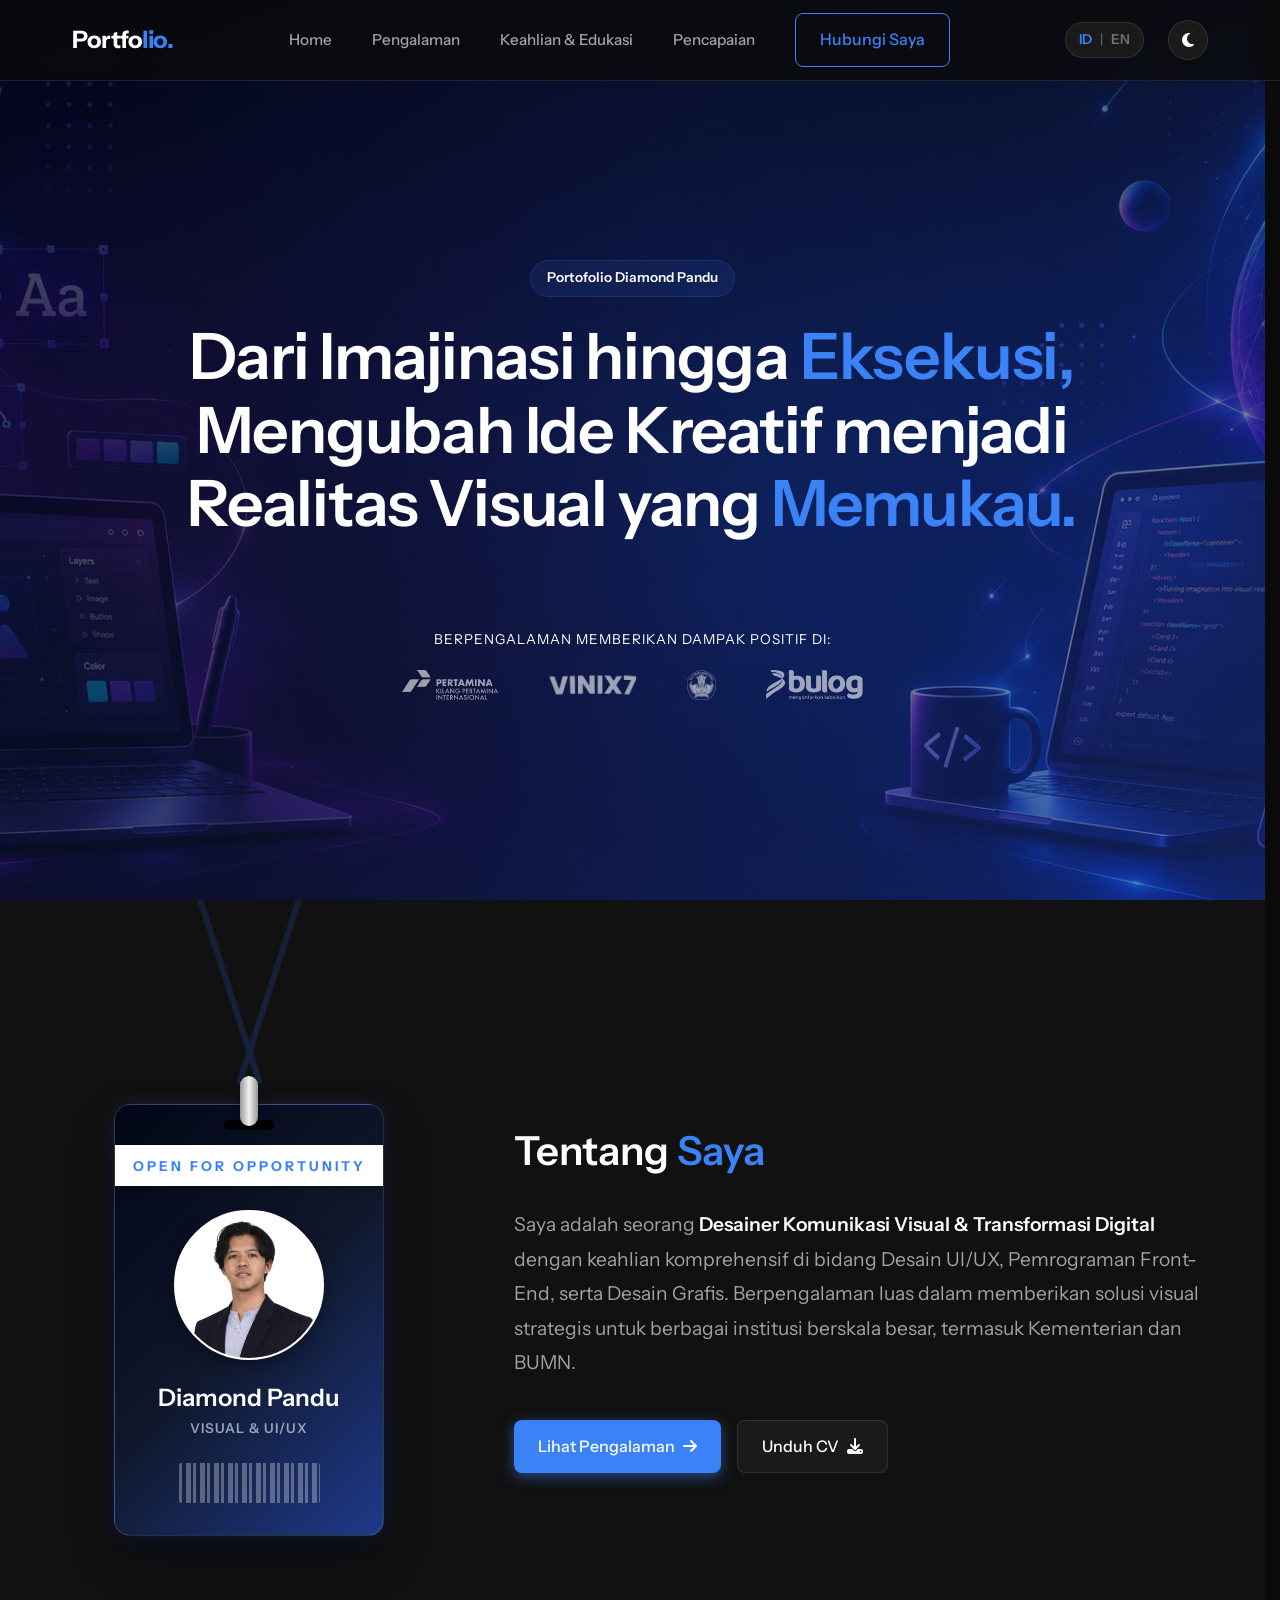
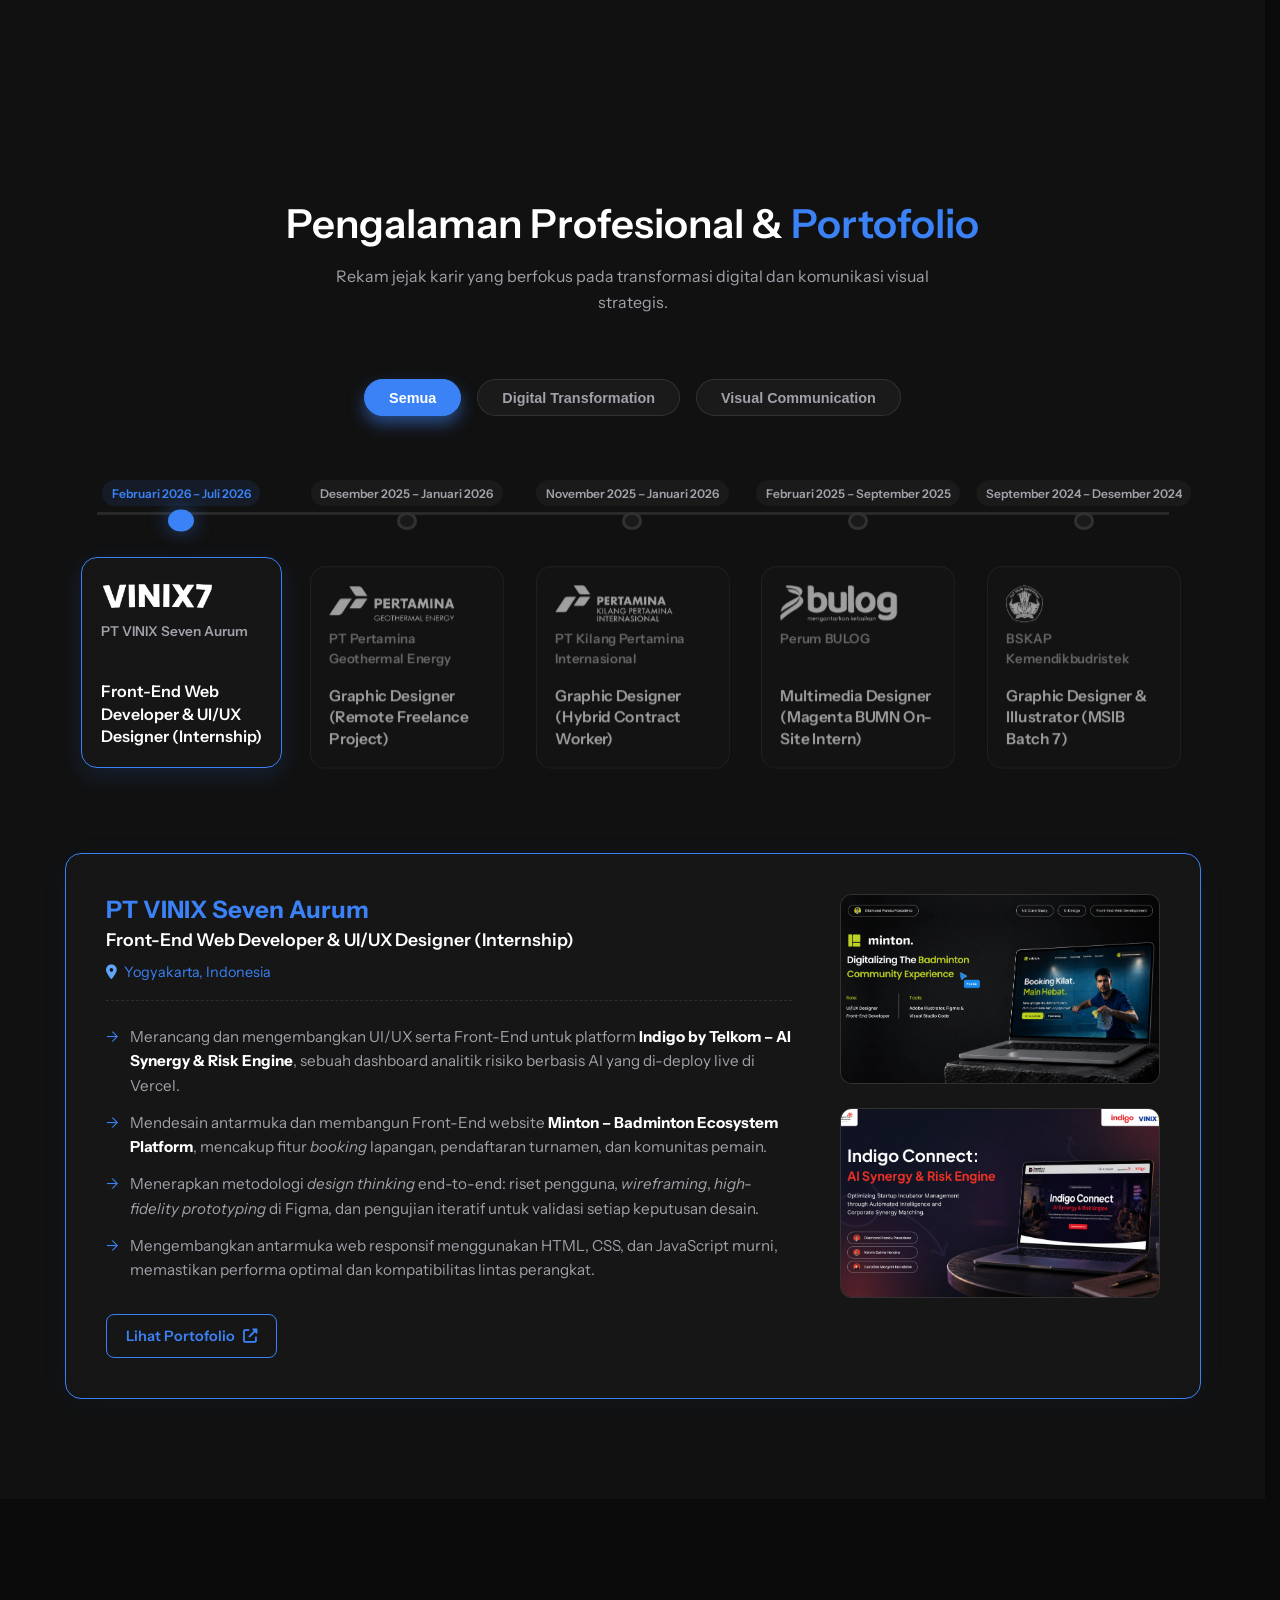
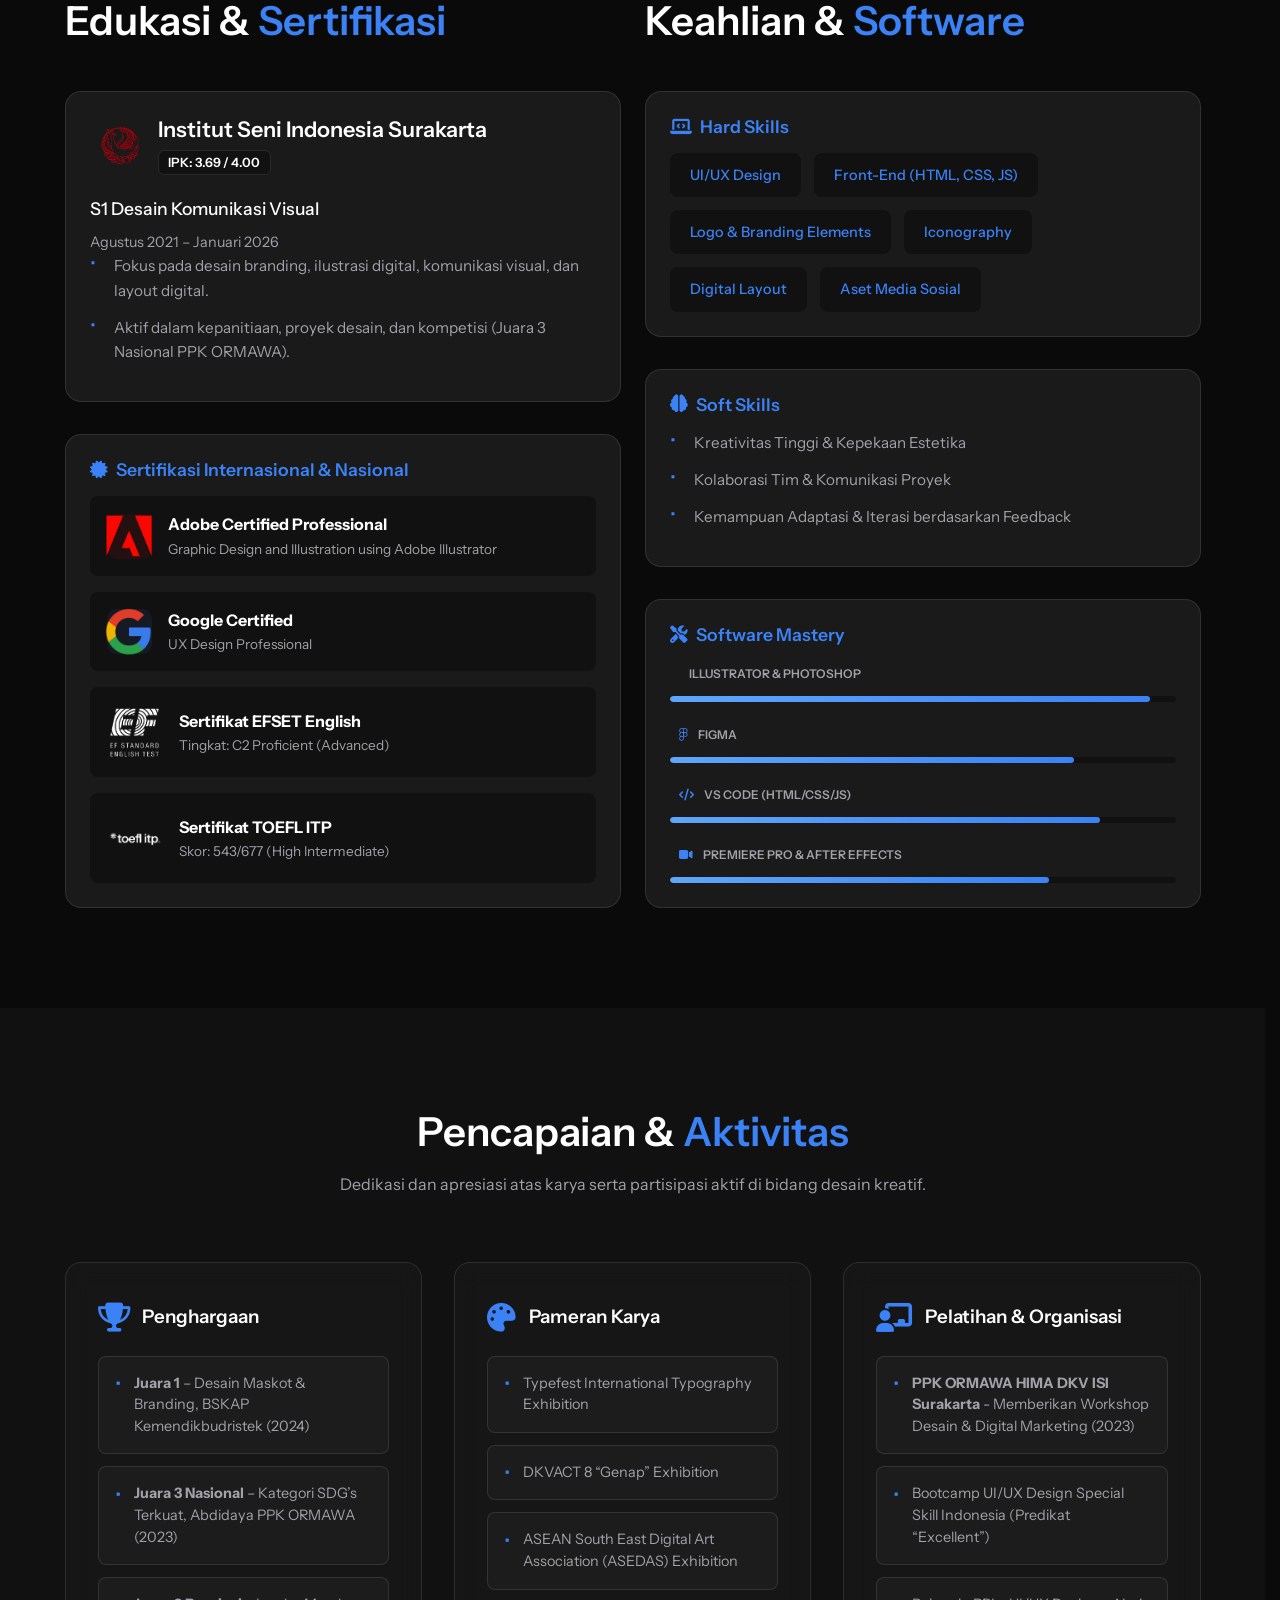
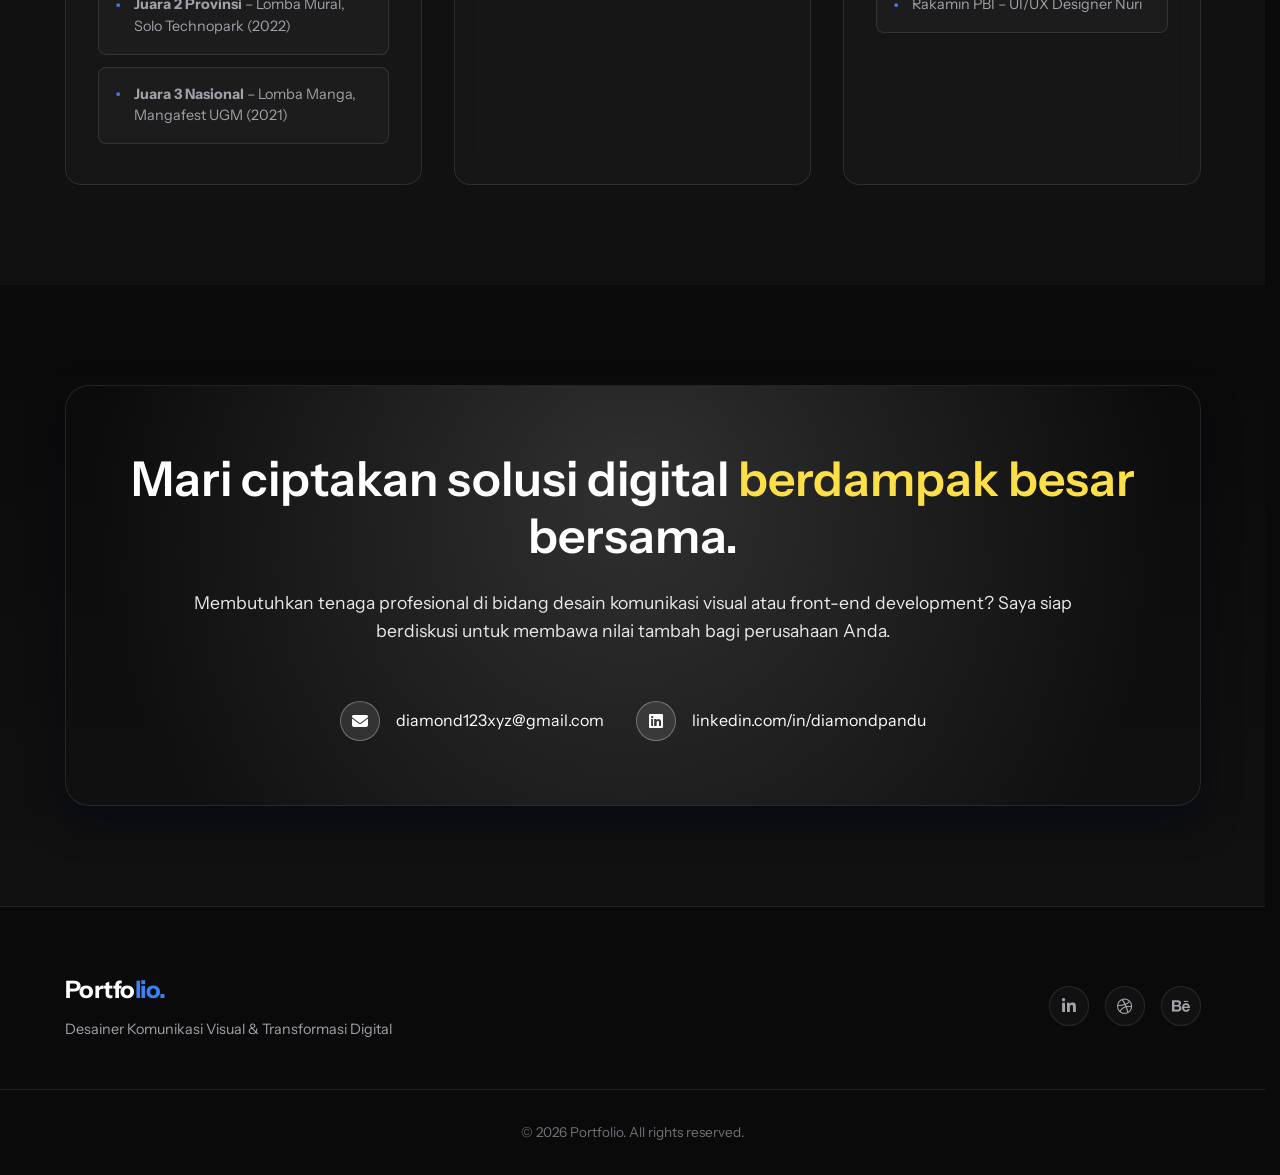
<file: index.html>
<!DOCTYPE html>
<html lang="id">

<head>
    <meta charset="UTF-8">
    <meta name="viewport" content="width=device-width, initial-scale=1.0">
    <title>Portfolio | Visual Communication & Digital Transformation Designer</title>
    <meta name="description"
        content="Portfolio of a Visual Communication & Digital Transformation Designer focused on delivering value for enterprises and BUMN.">
    <link rel="preconnect" href="https://fonts.googleapis.com">
    <link rel="preconnect" href="https://fonts.gstatic.com" crossorigin>
    <link
        href="https://fonts.googleapis.com/css2?family=Outfit:wght@300;400;500;600;700&family=Plus+Jakarta+Sans:wght@400;500;600;700&family=Instrument+Sans:wght@400;500;600;700&display=swap"
        rel="stylesheet">
    <link rel="stylesheet" href="style.css">
    <link rel="stylesheet" href="https://cdnjs.cloudflare.com/ajax/libs/font-awesome/6.4.0/css/all.min.css">
</head>

<body style="overflow-y: hidden;">
    <!-- Antigravity Personalization Loading Screen -->
    <div id="ag-loader-screen" class="ag-loader">
        <div class="ag-loader-content">
            <div class="ag-dynamic-text">
                <h1 id="ag-typo-display" style="opacity: 0;">Diamond Pandu's Portofolio</h1>
            </div>

            <div class="ag-progress-wrapper">
                <h2 id="ag-percentage">0%</h2>
                <div class="ag-progress-bar">
                    <div id="ag-progress-fill"></div>
                </div>
            </div>

            <div class="ag-terminal-log">
                <span class="blinking-cursor">></span>
                <span id="ag-log-text">Antigravity Agent: Initializing core protocols...</span>
            </div>
        </div>
    </div>

    <!-- Navigation -->
    <nav class="navbar">
        <div class="container nav-container">
            <a href="#" class="logo">Portfo<span>lio.</span></a>
            <ul class="nav-links">
                <li><a href="#home" data-i18n="nav-home">Home</a></li>
                <li><a href="#experience" data-i18n="nav-experience">Pengalaman</a></li>
                <li><a href="#skills" data-i18n="nav-skills">Keahlian & Edukasi</a></li>
                <li><a href="#achievements" data-i18n="nav-achievements">Pencapaian</a></li>
                <li><a href="#contact" class="btn-primary-outline" data-i18n="nav-contact">Hubungi Saya</a></li>
            </ul>
            <div class="nav-actions">
                <div id="lang-switch" class="lang-switch">
                    <span id="lang-id" class="active">ID</span>
                    <span class="lang-divider">|</span>
                    <span id="lang-en">EN</span>
                </div>
                <div id="theme-toggle" class="theme-toggle">
                    <i class="fas fa-moon"></i>
                </div>
                <div class="hamburger">
                    <i class="fas fa-bars"></i>
                </div>
            </div>
        </div>
    </nav>

    <!-- Hero Section -->
    <section id="home" class="hero">
        <div class="container">
            <div class="hero-content"
                style="max-width: 1000px; margin: 0 auto; text-align: center; display: flex; flex-direction: column; align-items: center; padding-top: 60px;">
                <div class="badge" data-i18n="hero-badge">Portofolio Diamond Pandu</div>
                <h1 class="hero-title" data-i18n="hero-title" style="margin-bottom: 2rem;">Dari Imajinasi hingga
                    <span>Eksekusi,</span><br> Mengubah Ide Kreatif menjadi<br> Realitas Visual yang
                    <span>Memukau.</span>
                </h1>
                <div class="trust-indicators" style="margin-top: 3.5rem;">
                    <p data-i18n="hero-trust">Berpengalaman memberikan dampak positif di:</p>
                    <div class="logos-placeholder" style="justify-content: center;">
                        <div class="trust-logo-wrapper">
                            <img src="assets/img/PT Kilang Pertamina Internasional.svg" alt="Pertamina"
                                class="trust-logo logo-light">
                            <img src="assets/img/PT Kilang Pertamina Internasional Putih.png" alt="Pertamina"
                                class="trust-logo logo-dark">
                        </div>
                        <span class="dot">•</span>
                        <div class="trust-logo-wrapper">
                            <img src="assets/img/vinix.png" alt="VINIX" class="trust-logo logo-light vinix-logo">
                            <img src="assets/img/vinix.png" alt="VINIX" class="trust-logo logo-dark vinix-logo">
                        </div>
                        <span class="dot">•</span>
                        <div class="trust-logo-wrapper">
                            <img src="assets/img/Logo Kemendikbud.png" alt="Kementerian" class="trust-logo logo-light">
                            <img src="assets/img/bskap putih.png" alt="Kementerian" class="trust-logo logo-dark">
                        </div>
                        <span class="dot">•</span>
                        <div class="trust-logo-wrapper">
                            <img src="assets/img/bulog.png" alt="BUMN" class="trust-logo logo-light">
                            <img src="assets/img/BULOG Putih-8 1.png" alt="BUMN" class="trust-logo logo-dark">
                        </div>
                    </div>
                </div>
            </div>
        </div>
    </section>

    <!-- About Section -->
    <section id="about" class="about section-padding" style="background-color: var(--bg-secondary);">
        <div class="container about-container">
            <div class="hero-visual">
                <div class="id-card-container">
                    <!-- Lanyard Strings & Clip -->
                    <div class="lanyard">
                        <div class="string string-left"></div>
                        <div class="string string-right"></div>
                        <div class="clip"></div>
                    </div>

                    <!-- Swinging ID Card -->
                    <div class="id-card">
                        <div class="id-card-hole"></div>
                        <div class="id-card-header">
                            <span>OPEN FOR OPPORTUNITY</span>
                        </div>
                        <div class="id-card-photo">
                            <img src="assets/img/Foto Diri.png" alt="Profile Photo">
                        </div>
                        <div class="id-card-body">
                            <h2>Diamond Pandu</h2>
                            <p>Visual & UI/UX</p>
                            <!-- Mock Barcode -->
                            <div class="id-barcode"></div>
                        </div>
                    </div>
                </div>
            </div>
            <div class="about-content">
                <div class="section-header align-left" style="margin-bottom: 2rem;">
                    <h2 data-i18n="about-header-title">Tentang <span>Saya</span></h2>
                </div>
                <p class="hero-subtitle" data-i18n="about-subtitle" style="font-size: 1.2rem; line-height: 1.8;">Saya
                    adalah seorang <strong>Visual Communication &
                        Digital Transformation Designer</strong> dengan keahlian komprehensif di bidang UI/UX, Front-End
                    Development, dan Desain Grafis. Berpengalaman dalam memberikan solusi visual strategis untuk
                    berbagai institusi besar termasuk BUMN dan Kementerian.</p>
                <div class="hero-actions" style="margin-top: 2rem; margin-bottom: 0;">
                    <a href="#experience" class="btn-primary" data-i18n="hero-btn-exp">Lihat Pengalaman <i
                            class="fas fa-arrow-right"></i></a>
                    <div class="cv-dropdown-wrapper" style="position: relative; display: inline-flex;">
                        <a href="javascript:void(0)" class="btn-secondary cv-dropdown-btn" data-i18n="hero-btn-cv">Unduh
                            CV <i class="fas fa-download"></i></a>
                        <div class="cv-dropdown-content" id="cvDropdown">
                            <a href="#" target="_blank" data-i18n="cv-id">Versi Bahasa Indonesia</a>
                            <a href="#" target="_blank" data-i18n="cv-en">English Version</a>
                        </div>
                    </div>
                </div>
            </div>
        </div>
    </section>

    <!-- Experience Section (Interactive List) -->
    <section id="experience" class="experience section-padding">
        <div class="container">
            <div class="section-header">
                <h2 data-i18n="exp-header-title">Professional Experience & <span>Portfolio</span></h2>
                <p data-i18n="exp-header-subtitle">Rekam jejak karir yang berfokus pada transformasi digital dan
                    komunikasi visual strategis.</p>
            </div>

            <div class="exp-filters">
                <button class="filter-btn active" data-filter="all">Semua</button>
                <button class="filter-btn" data-filter="digital">Digital Transformation</button>
                <button class="filter-btn" data-filter="visual">Visual Communication</button>
            </div>
            <div class="experience-timeline-wrapper">
                <!-- Timeline Track (Horizontal Scroll) -->
                <div class="timeline-track-container">
                    <div class="timeline-line"></div>
                    <div class="timeline-nodes">

                        <!-- Timeline Node 1 -->
                        <div class="timeline-node active" data-category="digital" data-target="detail-exp1">
                            <div class="tl-date-top" data-i18n="exp-1-date">Feb 2026 – Jul 2026</div>
                            <div class="timeline-point"></div>
                            <div class="timeline-card glass-effect">
                                <div class="tl-info">
                                    <div class="tl-company">
                                        <div class="tl-logo">
                                            <img src="assets/img/vinix.png" class="logo-light vinix-logo">
                                            <img src="assets/img/vinix.png" class="logo-dark vinix-logo">
                                        </div>
                                        <span>PT VINIX Seven Aurum</span>
                                    </div>
                                    <h4 data-i18n="exp-1-role">Front-End Web Developer & UI/UX Designer</h4>
                                </div>
                            </div>
                        </div>

                        <!-- Timeline Node 2 -->
                        <div class="timeline-node" data-category="visual" data-target="detail-exp2">
                            <div class="tl-date-top" data-i18n="exp-2-date">Des 2025 – Jan 2026</div>
                            <div class="timeline-point"></div>
                            <div class="timeline-card glass-effect">
                                <div class="tl-info">
                                    <div class="tl-company">
                                        <div class="tl-logo">
                                            <img src="assets/img/pertamina geothermal.png" class="logo-light">
                                            <img src="assets/img/pertamina geothermal putih.png" class="logo-dark">
                                        </div>
                                        <span>PT Pertamina Geothermal Energy</span>
                                    </div>
                                    <h4 data-i18n="exp-2-role">Graphic Designer (Freelance)</h4>
                                </div>
                            </div>
                        </div>

                        <!-- Timeline Node 3 -->
                        <div class="timeline-node" data-category="visual" data-target="detail-exp3">
                            <div class="tl-date-top" data-i18n="exp-3-date">Nov 2025 – Jan 2026</div>
                            <div class="timeline-point"></div>
                            <div class="timeline-card glass-effect">
                                <div class="tl-info">
                                    <div class="tl-company">
                                        <div class="tl-logo">
                                            <img src="assets/img/PT Kilang Pertamina Internasional.svg"
                                                class="logo-light">
                                            <img src="assets/img/PT Kilang Pertamina Internasional Putih.png"
                                                class="logo-dark">
                                        </div>
                                        <span>PT Kilang Pertamina Internasional</span>
                                    </div>
                                    <h4 data-i18n="exp-3-role">Graphic Designer (Contract)</h4>
                                </div>
                            </div>
                        </div>

                        <!-- Timeline Node 4 -->
                        <div class="timeline-node" data-category="visual" data-target="detail-exp4">
                            <div class="tl-date-top" data-i18n="exp-4-date">Feb 2025 – Sep 2025</div>
                            <div class="timeline-point"></div>
                            <div class="timeline-card glass-effect">
                                <div class="tl-info">
                                    <div class="tl-company">
                                        <div class="tl-logo">
                                            <img src="assets/img/bulog.png" class="logo-light">
                                            <img src="assets/img/BULOG Putih-8 1.png" class="logo-dark">
                                        </div>
                                        <span>Perum BULOG</span>
                                    </div>
                                    <h4 data-i18n="exp-4-role">Multimedia Designer (Magenta BUMN Intern)</h4>
                                </div>
                            </div>
                        </div>

                        <!-- Timeline Node 5 -->
                        <div class="timeline-node" data-category="visual" data-target="detail-exp5">
                            <div class="tl-date-top" data-i18n="exp-5-date">Sep 2024 – Des 2024</div>
                            <div class="timeline-point"></div>
                            <div class="timeline-card glass-effect">
                                <div class="tl-info">
                                    <div class="tl-company">
                                        <div class="tl-logo">
                                            <img src="assets/img/Logo Kemendikbud.png" class="logo-light">
                                            <img src="assets/img/bskap putih.png" class="logo-dark">
                                        </div>
                                        <span>BSKAP Kemendikbudristek</span>
                                    </div>
                                    <h4 data-i18n="exp-5-role">Graphic Designer (MSIB Intern)</h4>
                                </div>
                            </div>
                        </div>

                    </div>
                </div>

                <!-- Detail Display Panel -->
                <div class="timeline-details-display glass-effect">

                    <!-- Detail 1 -->
                    <div class="timeline-detail-content active" id="detail-exp1">
                        <div class="detail-split-layout">
                            <div class="detail-visual-col">
                                <img src="assets/vinix7/minton.png" alt="Minton Project" class="detail-img">
                                <img src="assets/vinix7/indigo.png" alt="Indigo Project" class="detail-img">
                            </div>
                            <div class="detail-text-col">
                                <div class="detail-header">
                                    <div class="detail-title">
                                        <h3 class="detail-company">PT VINIX Seven Aurum</h3>
                                        <h4 class="detail-role" data-i18n="exp-1-role">Front-End Web Developer & UI/UX
                                            Designer (Internship)</h4>
                                        <p class="location-text"><i class="fas fa-map-marker-alt"></i> <span
                                                data-i18n="exp-1-location">Yogyakarta, Indonesia</span></p>
                                    </div>
                                </div>
                                <ul class="detail-bullets">
                                    <li data-i18n="exp-1-bullet-1">Merancang dan mengembangkan UI/UX serta Front-End
                                        untuk platform <strong>Indigo by Telkom – AI Synergy & Risk Engine</strong>,
                                        sebuah dashboard analitik risiko berbasis AI yang di-deploy live di Vercel.</li>
                                    <li data-i18n="exp-1-bullet-2">Mendesain antarmuka dan membangun Front-End website
                                        <strong>Minton – Badminton Ecosystem Platform</strong>, mencakup fitur
                                        <em>booking</em> lapangan, pendaftaran turnamen, dan komunitas pemain.</li>
                                    <li data-i18n="exp-1-bullet-3">Menerapkan metodologi <em>design thinking</em>
                                        end-to-end: riset pengguna, <em>wireframing</em>, <em>high-fidelity
                                            prototyping</em> di Figma, dan pengujian iteratif untuk validasi setiap
                                        keputusan desain.</li>
                                    <li data-i18n="exp-1-bullet-4">Mengembangkan antarmuka web responsif menggunakan
                                        HTML, CSS, dan JavaScript murni, memastikan performa optimal dan kompatibilitas
                                        lintas perangkat.</li>
                                </ul>
                                <a href="pages/portfolio-vinix.html" class="btn-portfolio"
                                    data-i18n="exp-btn-portfolio">Lihat Portofolio <i
                                        class="fas fa-external-link-alt"></i></a>
                            </div>
                        </div>
                    </div>

                    <!-- Detail 2 -->
                    <div class="timeline-detail-content" id="detail-exp2">
                        <div class="detail-split-layout">
                            <div class="detail-visual-col">
                                <img src="assets/pt pge/hero section.webp" alt="PGE Project" class="detail-img">
                                <img src="assets/pt pge/4.png" alt="PGE Presentation" class="detail-img">
                            </div>
                            <div class="detail-text-col">
                                <div class="detail-header">
                                    <div class="detail-title">
                                        <h3 class="detail-company">PT Pertamina Geothermal Energy Tbk</h3>
                                        <h4 class="detail-role" data-i18n="exp-2-role">Graphic Designer (Remote
                                            Freelance Project)</h4>
                                        <p class="location-text"><i class="fas fa-map-marker-alt"></i> <span
                                                data-i18n="exp-2-location">Sulawesi Utara (Remote)</span></p>
                                    </div>
                                </div>
                                <ul class="detail-bullets">
                                    <li data-i18n="exp-2-bullet-1">Penanggung jawab desain 40+ slide presentasi PROPER
                                        PT Pertamina Geothermal Energy Tbk Area Lahendong untuk penilaian kinerja
                                        lingkungan oleh Kementerian LHK RI.</li>
                                    <li data-i18n="exp-2-bullet-2">Mengembangkan konsep visual bertema inovasi sosial
                                        dan energi hijau, dengan palet warna khusus (hijau-kuning-putih) yang
                                        merepresentasikan ekosistem panas bumi dan pemberdayaan masyarakat petani
                                        binaan.</li>
                                    <li data-i18n="exp-2-bullet-3">Berhasil menyajikan data kinerja lingkungan kompleks
                                        menjadi infografis yang komunikatif, mendukung pencapaian perusahaan meraih
                                        predikat <strong>PROPER Hijau</strong> dari Kementerian LHK.</li>
                                </ul>
                                <a href="pages/portfolio-pertamina-geothermal.html" class="btn-portfolio"
                                    data-i18n="exp-btn-portfolio">Lihat Portofolio <i
                                        class="fas fa-external-link-alt"></i></a>
                            </div>
                        </div>
                    </div>

                    <!-- Detail 3 -->
                    <div class="timeline-detail-content" id="detail-exp3">
                        <div class="detail-split-layout">
                            <div class="detail-visual-col">
                                <img src="assets/pt kpi/hero section.png" alt="KPI Project" class="detail-img">
                                <img src="assets/pt kpi/4.png" alt="KPI Slide" class="detail-img">
                            </div>
                            <div class="detail-text-col">
                                <div class="detail-header">
                                    <div class="detail-title">
                                        <h3 class="detail-company">PT Kilang Pertamina Internasional</h3>
                                        <h4 class="detail-role" data-i18n="exp-3-role">Graphic Designer (Contract)</h4>
                                        <p class="location-text"><i class="fas fa-map-marker-alt"></i> <span
                                                data-i18n="exp-3-location">Cilacap, Jawa Tengah</span></p>
                                    </div>
                                </div>
                                <ul class="detail-bullets">
                                    <li data-i18n="exp-3-bullet-1">Penanggung jawab desain 40+ slide presentasi PROPER
                                        PT Kilang Pertamina Internasional RU IV Cilacap, bekerja secara hybrid di kantor
                                        maupun remote.</li>
                                    <li data-i18n="exp-3-bullet-2">Menerapkan pendekatan visual data-driven dengan
                                        infografis yang menggambarkan dampak pengelolaan limbah, emisi, hingga program
                                        CSR perusahaan secara terukur.</li>
                                    <li data-i18n="exp-3-bullet-3">Mendukung keberhasilan perusahaan meraih predikat
                                        <strong>PROPER EMAS</strong> dari Kementerian LHK melalui penyajian visual yang
                                        profesional dan strategis.</li>
                                </ul>
                                <a href="pages/portfolio-pertamina-internasional.html" class="btn-portfolio"
                                    data-i18n="exp-btn-portfolio">Lihat Portofolio <i
                                        class="fas fa-external-link-alt"></i></a>
                            </div>
                        </div>
                    </div>

                    <!-- Detail 4 -->
                    <div class="timeline-detail-content" id="detail-exp4">
                        <div class="detail-split-layout">
                            <div class="detail-visual-col">
                                <img src="assets/bulog/sosmed_1_marketing_communication.png" alt="Bulog Marketing Comm"
                                    class="detail-img">
                                <img src="assets/bulog/sosmed_2_public_relation.png" alt="Bulog Public Relation"
                                    class="detail-img">
                            </div>
                            <div class="detail-text-col">
                                <div class="detail-header">
                                    <div class="detail-title">
                                        <h3 class="detail-company">Perum BULOG</h3>
                                        <h4 class="detail-role" data-i18n="exp-4-role">Multimedia Designer (Magenta BUMN
                                            Intern)</h4>
                                        <p class="location-text"><i class="fas fa-map-marker-alt"></i> <span
                                                data-i18n="exp-4-location">Yogyakarta, Indonesia</span></p>
                                    </div>
                                </div>
                                <ul class="detail-bullets">
                                    <li data-i18n="exp-4-bullet-1">Mendesain 50+ aset visual untuk kampanye digital &
                                        non-digital sesuai visual guideline perusahaan, mencakup konten media sosial,
                                        banner, poster, dan motion graphic.</li>
                                    <li data-i18n="exp-4-bullet-2">Memproduksi 2 video motion graphic untuk kampanye
                                        Instagram Reels: "Beras untuk Generasi Emas" dan "Packaging Baru Setra Ramos"
                                        yang menargetkan audiens millennial.</li>
                                    <li data-i18n="exp-4-bullet-3">Mengoptimasi desain media cetak (poster SPHP, banner
                                        beras ramos, poster K3) untuk kebutuhan komunikasi Bagian Marketing
                                        Communication dan Hubungan Masyarakat.</li>
                                    <li data-i18n="exp-4-bullet-4"><em>Pencapaian: Sertifikat Magenta BUMN dengan Nilai
                                            A (Sangat Memuaskan).</em></li>
                                </ul>
                                <a href="pages/portfolio-bulog.html" class="btn-portfolio"
                                    data-i18n="exp-btn-portfolio">Lihat Portofolio <i
                                        class="fas fa-external-link-alt"></i></a>
                            </div>
                        </div>
                    </div>

                    <!-- Detail 5 -->
                    <div class="timeline-detail-content" id="detail-exp5">
                        <div class="detail-split-layout">
                            <div class="detail-visual-col">
                                <img src="assets/bskap/komik 1.png" alt="BSKAP Komik Project" class="detail-img">
                                <img src="assets/bskap/sosmed 1.png" alt="BSKAP Social Media" class="detail-img">
                            </div>
                            <div class="detail-text-col">
                                <div class="detail-header">
                                    <div class="detail-title">
                                        <h3 class="detail-company">BSKAP Kemendikbudristek</h3>
                                        <h4 class="detail-role" data-i18n="exp-5-role">Graphic Designer (MSIB Intern)
                                        </h4>
                                        <p class="location-text"><i class="fas fa-map-marker-alt"></i> <span
                                                data-i18n="exp-5-location">Jakarta, Indonesia</span></p>
                                    </div>
                                </div>
                                <ul class="detail-bullets">
                                    <li data-i18n="exp-5-bullet-1">Mendesain sistem identitas visual berupa maskot &
                                        branding elements untuk Program Nasional Pusat Perbukuan, dan <strong>meraih
                                            Juara 1</strong> dalam kompetisi Desain Maskot & Branding BSKAP 2024.</li>
                                    <li data-i18n="exp-5-bullet-2">Mendesain Buku Pedoman ZI-WBK | WBBM BSKAP 2024 (60+
                                        halaman) dengan tata letak yang informatif dan konsisten dengan identitas
                                        lembaga.</li>
                                    <li data-i18n="exp-5-bullet-3">Membuat ilustrasi Buku Non-Teks Komik Jenjang E untuk
                                        Kampanye Anti-Bullying, menerjemahkan pesan edukasi ke dalam visual yang menarik
                                        bagi pembaca anak.</li>
                                    <li data-i18n="exp-5-bullet-4">Berkolaborasi dengan divisi humas dalam perancangan
                                        aset konten media sosial resmi BSKAP Kemendikbudristek.</li>
                                </ul>
                                <a href="pages/portfolio-bskap.html" class="btn-portfolio"
                                    data-i18n="exp-btn-portfolio">Lihat Portofolio <i
                                        class="fas fa-external-link-alt"></i></a>
                            </div>
                        </div>
                    </div>

                </div>
            </div>
        </div>
    </section>

    <!-- Skills & Education Section -->
    <section id="skills" class="skills-edu section-padding">
        <div class="container">
            <div class="bento-grid-2">
                <!-- Education & Certifications Column -->
                <div class="edu-column" style="display: flex; flex-direction: column; gap: 2rem;">
                    <div class="section-header align-left" style="margin-bottom: 0;">
                        <h2 data-i18n="edu-header" style="font-size: 2.5rem; line-height: 1.1;">Edukasi &
                            <br><span>Sertifikasi</span>
                        </h2>
                    </div>

                    <div class="bento-card-sm"
                        style="background: var(--bg-tertiary); display: flex; flex-direction: column; justify-content: center; min-height: 200px;">
                        <div class="edu-header"
                            style="display: flex; flex-direction: row; align-items: center; justify-content: flex-start; gap: 0.5rem; margin-bottom: 1.2rem;">
                            <div style="flex-shrink: 0;">
                                <img src="assets/img/logo_isi.png" alt="Logo ISI Surakarta"
                                    style="height: 60px; width: 60px; object-fit: contain; display: block;">
                            </div>
                            <div class="edu-info"
                                style="display: flex; flex-direction: column; gap: 0.2rem; align-items: flex-start;">
                                <h3 style="font-size: 1.35rem; margin: 0; line-height: 1.2;">Institut Seni Indonesia
                                    Surakarta</h3>
                                <div style="margin-top: 0.2rem;">
                                    <span class="gpa" data-i18n="gpa"
                                        style="background: var(--bg-secondary); color: var(--text-primary); border: 1px solid var(--border-color); padding: 0.25rem 0.6rem; border-radius: 6px; font-size: 0.8rem; font-weight: 600;">IPK:
                                        3.69 / 4.00</span>
                                </div>
                            </div>
                        </div>
                        <p class="degree" data-i18n="degree"
                            style="font-size: 1.1rem; color: var(--text-primary); margin-bottom: 0.5rem;">S1 Desain
                            Komunikasi Visual</p>
                        <p class="edu-date" data-i18n="edu-date"
                            style="color: var(--text-secondary); font-size: 0.9rem; margin-bottom: 0;"><i
                                class="far fa-calendar-alt"></i> Agustus 2021 – Januari 2026</p>
                        <ul class="custom-list mt-3" style="font-size: 0.95rem; color: var(--text-secondary);">
                            <li data-i18n="edu-bullet-1">Fokus pada desain branding, ilustrasi digital, komunikasi
                                visual, dan layout digital.</li>
                            <li data-i18n="edu-bullet-2">Aktif dalam kepanitiaan, proyek desain, dan kompetisi (Juara 3
                                Nasional PPK ORMAWA).</li>
                        </ul>
                    </div>

                    <div class="bento-card-sm" style="background: var(--bg-tertiary);">
                        <h3 class="subsection-title" style="font-size: 1.1rem; color: var(--accent-primary);"><i
                                class="fas fa-certificate"></i> <span data-i18n="cert-header">Sertifikasi Internasional
                                & Nasional</span></h3>
                        <div class="cert-grid"
                            style="margin-top: 1rem; display: flex; flex-direction: column; gap: 1rem;">
                            <div class="cert-card"
                                data-cert-src="assets/img/Adobe Certified Professional in Adobe Illustrator_page-0001.jpg"
                                data-cert-type="image"
                                style="background: var(--bg-secondary); border: none; display: flex; align-items: center; gap: 1rem; padding: 1rem; border-radius: 8px;">
                                <div class="cert-icon adobe"><img src="assets/img/adobe.png" alt="Adobe Certified"
                                        style="height: 48px; object-fit: contain;"></div>
                                <div class="cert-content"
                                    style="display: flex; flex-direction: column; line-height: 1.4; gap: 0.25rem;">
                                    <strong>Adobe Certified Professional</strong>
                                    <span data-i18n="cert-1-desc">Graphic Design and Illustration using Adobe
                                        Illustrator</span>
                                </div>
                            </div>
                            <div class="cert-card"
                                data-cert-src="assets/img/Google UX Professional Certificate_page-0001.jpg"
                                data-cert-type="image"
                                style="background: var(--bg-secondary); border: none; display: flex; align-items: center; gap: 1rem; padding: 1rem; border-radius: 8px;">
                                <div class="cert-icon google"><img src="assets/img/google.png" alt="Google Certified"
                                        style="height: 48px; object-fit: contain;"></div>
                                <div class="cert-content"
                                    style="display: flex; flex-direction: column; line-height: 1.4; gap: 0.25rem;">
                                    <strong>Google Certified</strong>
                                    <span data-i18n="cert-2-desc">UX Design Professional</span>
                                </div>
                            </div>
                            <div class="cert-card" data-cert-src="assets/img/EFSET C2_page-0001.jpg"
                                data-cert-type="image"
                                style="background: var(--bg-secondary); border: none; display: flex; align-items: center; gap: 1rem; padding: 1rem; border-radius: 8px;">
                                <div class="cert-icon efset"
                                    style="width: 56px; height: 56px; display: flex; align-items: center; justify-content: center; background: transparent; padding: 0; box-shadow: none; flex-shrink: 0;">
                                    <img src="assets/img/efset.png" alt="EFSET English"
                                        style="max-width: 100%; max-height: 100%; object-fit: contain;">
                                </div>
                                <div class="cert-content"
                                    style="display: flex; flex-direction: column; line-height: 1.4; gap: 0.25rem;">
                                    <strong data-i18n="cert-3-title">Sertifikat EFSET English</strong>
                                    <span data-i18n="cert-3-desc">C2 Proficient (Advanced English)</span>
                                </div>
                            </div>
                            <div class="cert-card"
                                data-cert-src="assets/img/TOEFL ITP Score_Diamond Pandu Pasadena-1.png"
                                data-cert-type="image"
                                style="background: var(--bg-secondary); border: none; display: flex; align-items: center; gap: 1rem; padding: 1rem; border-radius: 8px;">
                                <div class="cert-icon toefl"
                                    style="width: 56px; height: 56px; display: flex; align-items: center; justify-content: center; background: transparent; padding: 0; box-shadow: none; flex-shrink: 0;">
                                    <img src="assets/img/toefl.png" alt="TOEFL ITP"
                                        style="max-width: 100%; max-height: 100%; object-fit: contain;">
                                </div>
                                <div class="cert-content"
                                    style="display: flex; flex-direction: column; line-height: 1.4; gap: 0.25rem;">
                                    <strong data-i18n="cert-4-title">Sertifikat TOEFL ITP</strong>
                                    <span data-i18n="cert-4-desc">Skor: 543/677 (High Intermediate)</span>
                                </div>
                            </div>
                        </div>
                    </div>
                </div>

                <!-- Skills Column -->
                <div class="skills-column" style="display: flex; flex-direction: column; gap: 2rem;">
                    <div class="section-header align-left" style="margin-bottom: 0;">
                        <h2 data-i18n="skills-header" style="font-size: 2.5rem; line-height: 1.1;">Keahlian &
                            <br><span>Software</span>
                        </h2>
                    </div>

                    <div class="bento-card-sm" style="background: var(--bg-tertiary);">
                        <h3 class="subsection-title" style="font-size: 1.1rem; color: var(--accent-primary);"><i
                                class="fas fa-laptop-code"></i> <span data-i18n="hard-skills-title">Hard Skills</span>
                        </h3>
                        <div class="tags-container" style="margin-top: 1rem;">
                            <span class="skill-tag" data-i18n="skill-1"
                                style="background: var(--bg-secondary); border-color: transparent;">UI/UX Design</span>
                            <span class="skill-tag" data-i18n="skill-2"
                                style="background: var(--bg-secondary); border-color: transparent;">Front-End (HTML,
                                CSS, JS)</span>
                            <span class="skill-tag" data-i18n="skill-3"
                                style="background: var(--bg-secondary); border-color: transparent;">Logo & Branding
                                Elements</span>
                            <span class="skill-tag" data-i18n="skill-4"
                                style="background: var(--bg-secondary); border-color: transparent;">Iconography</span>
                            <span class="skill-tag" data-i18n="skill-5"
                                style="background: var(--bg-secondary); border-color: transparent;">Digital
                                Layout</span>
                            <span class="skill-tag" data-i18n="skill-6"
                                style="background: var(--bg-secondary); border-color: transparent;">Aset Media
                                Sosial</span>
                        </div>
                    </div>

                    <div class="bento-card-sm" style="background: var(--bg-tertiary);">
                        <h3 class="subsection-title" style="font-size: 1.1rem; color: var(--accent-primary);"><i
                                class="fas fa-brain"></i> <span data-i18n="soft-skills-title">Soft Skills</span></h3>
                        <ul class="custom-list">
                            <li data-i18n="soft-1">Kreativitas Tinggi & Kepekaan Estetika</li>
                            <li data-i18n="soft-2">Kolaborasi Tim & Komunikasi Proyek</li>
                            <li data-i18n="soft-3">Kemampuan Adaptasi & Iterasi berdasarkan Feedback</li>
                        </ul>
                    </div>

                    <div class="bento-card-sm" style="background: var(--bg-tertiary);">
                        <h3 class="subsection-title" style="font-size: 1.1rem; color: var(--accent-primary);"><i
                                class="fas fa-tools"></i> <span data-i18n="software-title">Software Mastery</span></h3>
                        <div class="software-progress-list" style="margin-top: 1rem;">
                            <div class="software-progress-item">
                                <div class="software-info">
                                    <span><i class="fab fa-adobe"></i> Illustrator & Photoshop</span>
                                </div>
                                <div class="progress-bar" style="background: var(--bg-secondary);">
                                    <div class="progress-fill" style="width: 95%;"></div>
                                </div>
                            </div>
                            <div class="software-progress-item">
                                <div class="software-info">
                                    <span><i class="fab fa-figma"></i> Figma</span>
                                </div>
                                <div class="progress-bar" style="background: var(--bg-secondary);">
                                    <div class="progress-fill" style="width: 80%;"></div>
                                </div>
                            </div>
                            <div class="software-progress-item">
                                <div class="software-info">
                                    <span><i class="fas fa-code"></i> VS Code (HTML/CSS/JS)</span>
                                </div>
                                <div class="progress-bar" style="background: var(--bg-secondary);">
                                    <div class="progress-fill" style="width: 85%;"></div>
                                </div>
                            </div>
                            <div class="software-progress-item">
                                <div class="software-info">
                                    <span><i class="fas fa-video"></i> Premiere Pro & After Effects</span>
                                </div>
                                <div class="progress-bar" style="background: var(--bg-secondary);">
                                    <div class="progress-fill" style="width: 75%;"></div>
                                </div>
                            </div>
                        </div>
                    </div>
                </div>
            </div>
        </div>
    </section>

    <!-- Achievements & Exhibitions -->
    <section id="achievements" class="achievements section-padding">
        <div class="container">
            <div class="section-header">
                <h2 data-i18n="ach-header-title">Pencapaian & <span>Aktivitas</span></h2>
                <p data-i18n="ach-header-subtitle">Dedikasi dan apresiasi atas karya serta partisipasi aktif di bidang
                    desain kreatif.</p>
            </div>

            <div class="grid-3-cols">
                <!-- Awards -->
                <div class="achieve-card glass-effect">
                    <div class="achieve-header-wrapper">
                        <div class="achieve-icon"><i class="fas fa-trophy"></i></div>
                        <h3 data-i18n="ach-card-1-title">Penghargaan</h3>
                    </div>
                    <ul class="custom-list small-text">
                        <li data-i18n="ach-1"><strong>Juara 1</strong> – Desain Maskot & Branding, BSKAP
                            Kemendikbudristek (2024)</li>
                        <li data-i18n="ach-2"><strong>Juara 3 Nasional</strong> – Kategori SDG’s Terkuat, Abdidaya PPK
                            ORMAWA (2023)</li>
                        <li data-i18n="ach-3"><strong>Juara 2 Provinsi</strong> – Lomba Mural, Solo Technopark (2022)
                        </li>
                        <li data-i18n="ach-4"><strong>Juara 3 Nasional</strong> – Lomba Manga, Mangafest UGM (2021)</li>
                    </ul>
                </div>

                <!-- Exhibitions -->
                <div class="achieve-card glass-effect">
                    <div class="achieve-header-wrapper">
                        <div class="achieve-icon"><i class="fas fa-palette"></i></div>
                        <h3 data-i18n="ach-card-2-title">Pameran Karya</h3>
                    </div>
                    <ul class="custom-list small-text">
                        <li>Typefest International Typography Exhibition</li>
                        <li>DKVACT 8 “Genap” Exhibition</li>
                        <li>ASEAN South East Digital Art Association (ASEDAS) Exhibition</li>
                    </ul>
                </div>

                <!-- Training & Organization -->
                <div class="achieve-card glass-effect">
                    <div class="achieve-header-wrapper">
                        <div class="achieve-icon"><i class="fas fa-chalkboard-teacher"></i></div>
                        <h3 data-i18n="ach-card-3-title">Pelatihan & Organisasi</h3>
                    </div>
                    <ul class="custom-list small-text">
                        <li data-i18n="ach-org"><strong>PPK ORMAWA HIMA DKV ISI Surakarta</strong> - Memberikan Workshop
                            Desain & Digital Marketing (2023)</li>
                        <li data-i18n="ach-train-1">Bootcamp UI/UX Design Special Skill Indonesia (Predikat “Excellent”)
                        </li>
                        <li data-i18n="ach-train-2">Rakamin PBI – UI/UX Designer Nuri</li>
                    </ul>
                </div>
            </div>
        </div>
    </section>

    <!-- CTA / Contact Section -->
    <section id="contact" class="contact section-padding">
        <div class="container">
            <div class="contact-content">
                <h2 data-i18n="contact-header">Mari ciptakan solusi digital <span>berdampak besar</span> bersama.</h2>
                <p data-i18n="contact-subtitle">Membutuhkan tenaga profesional di bidang desain komunikasi visual atau
                    front-end development? Saya siap berdiskusi untuk membawa nilai tambah bagi perusahaan Anda.</p>
                <div class="contact-info" style="margin-top: 1rem;">
                    <a href="mailto:diamond123xyz@gmail.com" class="info-item">
                        <i class="fas fa-envelope"></i>
                        <span>diamond123xyz@gmail.com</span>
                    </a>
                    <a href="https://www.linkedin.com/in/diamondpandu/" target="_blank" class="info-item">
                        <i class="fab fa-linkedin"></i>
                        <span>linkedin.com/in/diamondpandu</span>
                    </a>
                </div>
            </div>
        </div>
    </section>

    <!-- Footer -->
    <footer>
        <div class="container footer-container">
            <div class="footer-brand">
                <a href="#" class="logo">Portfo<span>lio.</span></a>
                <p data-i18n="footer-desc">Visual Communication & Digital Transformation Designer</p>
            </div>
            <div class="footer-social">
                <a href="https://www.linkedin.com/in/diamondpandu/" target="_blank"><i
                        class="fab fa-linkedin-in"></i></a>
                <a href="#"><i class="fab fa-dribbble"></i></a>
                <a href="#"><i class="fab fa-behance"></i></a>
            </div>
        </div>
        <div class="footer-bottom">
            <p>&copy; 2026 Portfolio. All rights reserved.</p>
        </div>
    </footer>

    <!-- Certificate Modal -->
    <div id="certModal" class="cert-modal">
        <div class="cert-modal-close" id="certModalClose">&times;</div>
        <div class="cert-modal-frame" id="certModalFrame">
            <!-- Dynamic content (img or iframe) populated by JS -->
        </div>
    </div>

    <script src="script.js"></script>
</body>

</html>
</file>
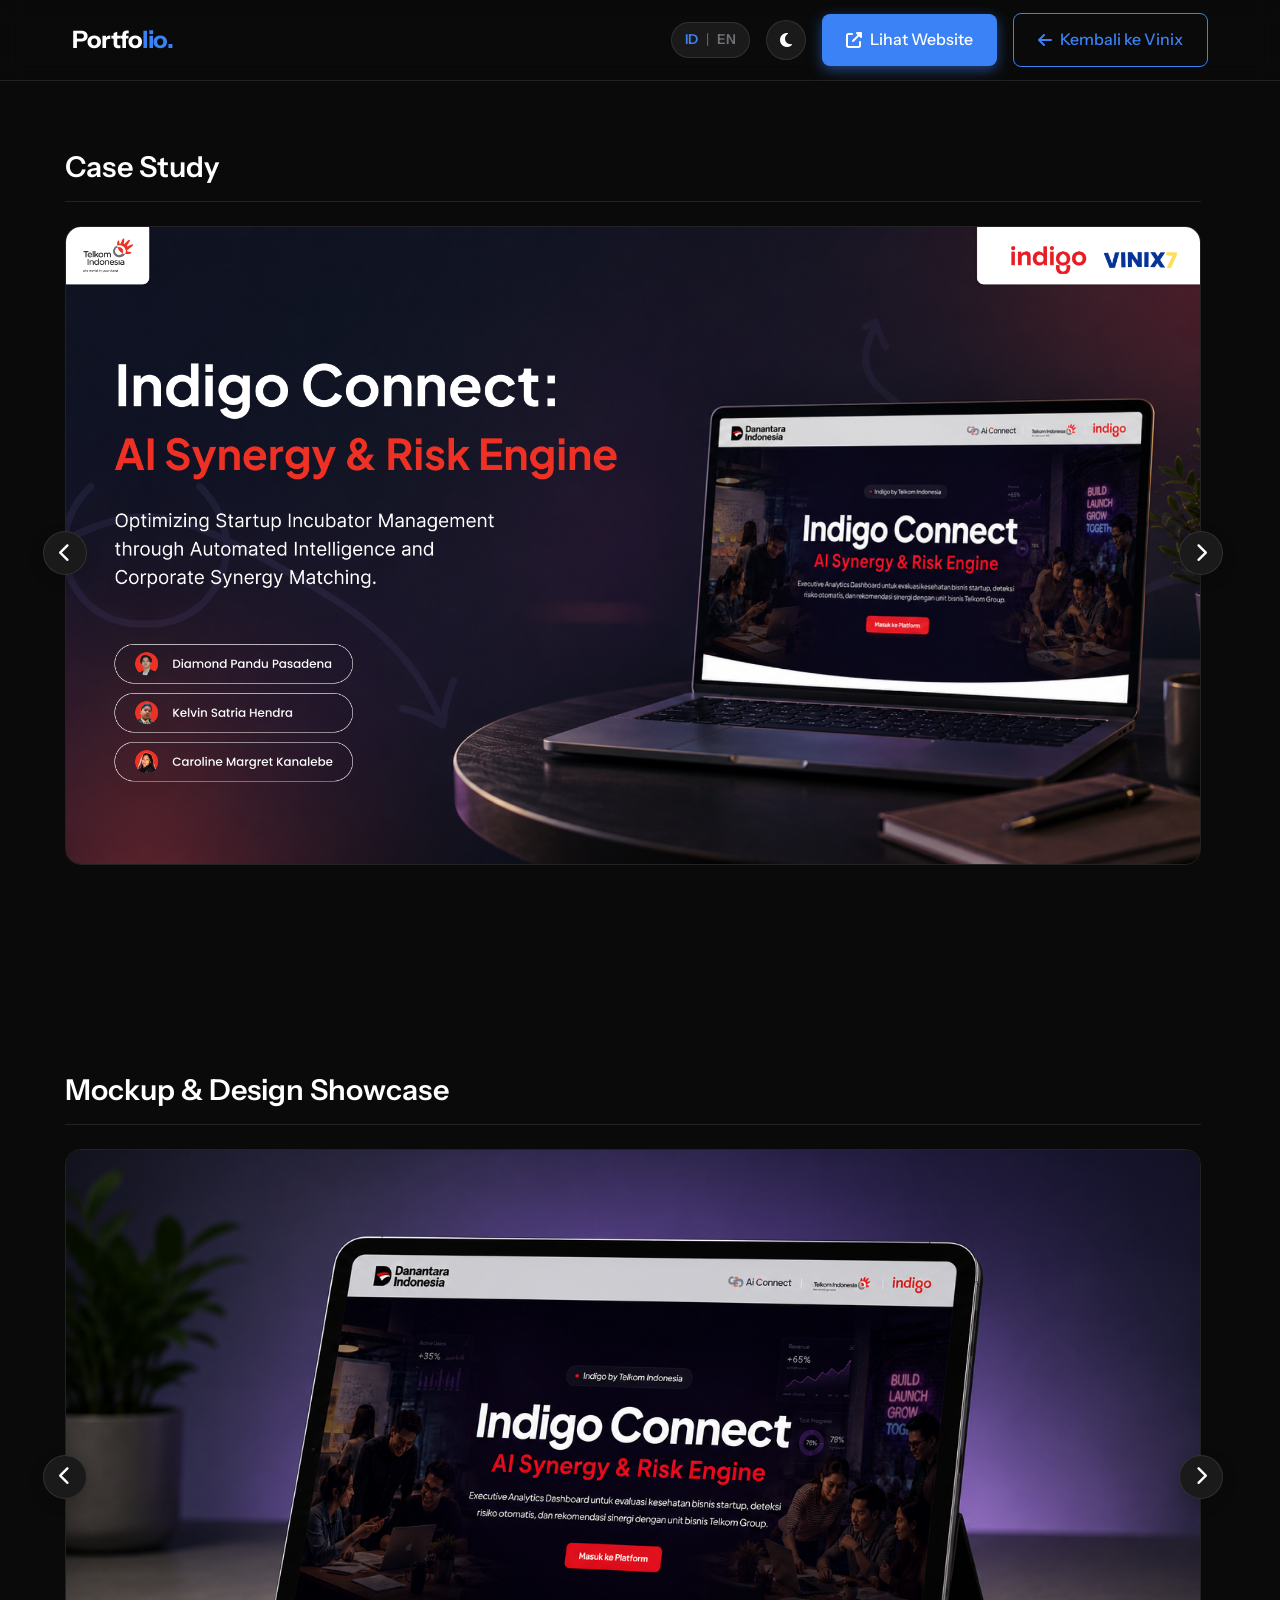
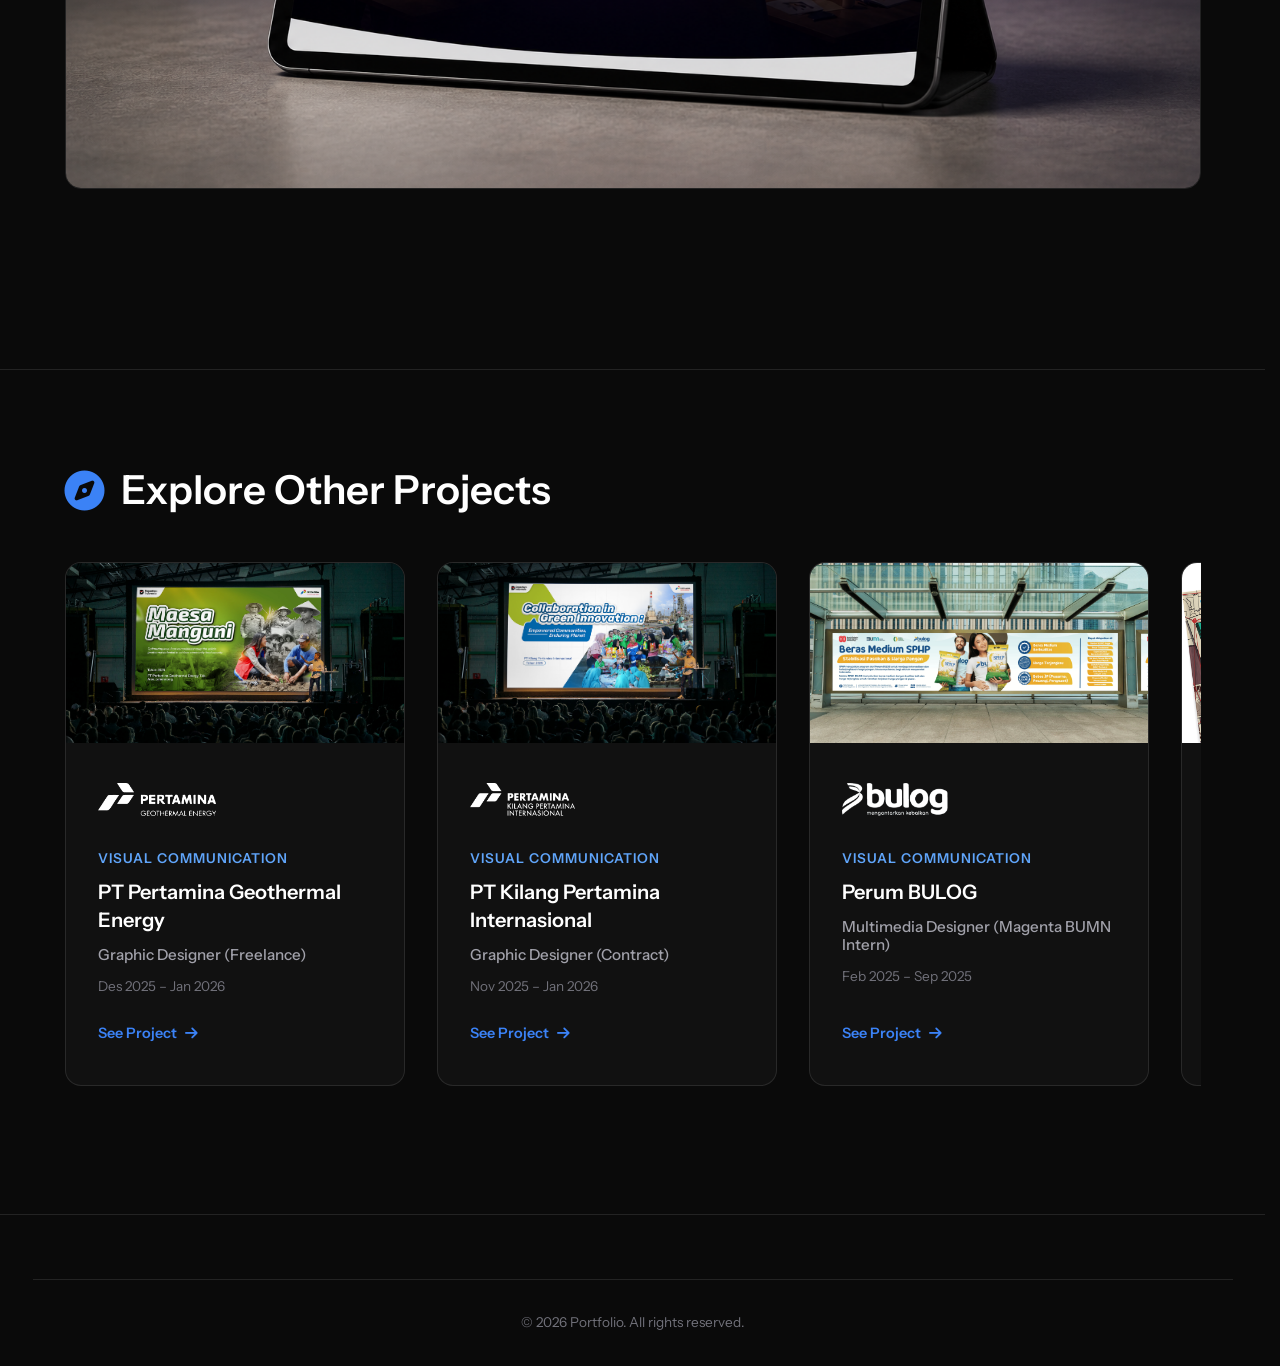
<file: pages/case-study-indigo-en.html>
<!DOCTYPE html>
<html lang="en">

<head>
    <meta charset="UTF-8">
    <meta name="viewport" content="width=device-width, initial-scale=1.0">
    <title>Indigo by Telkom Case Study | Digital Transformation Designer</title>
    <link rel="preconnect" href="https://fonts.googleapis.com">
    <link rel="preconnect" href="https://fonts.gstatic.com" crossorigin>
    <link
        href="https://fonts.googleapis.com/css2?family=Outfit:wght@300;400;500;600;700&family=Plus+Jakarta+Sans:wght@400;500;600;700&family=Instrument+Sans:wght@400;500;600;700&display=swap"
        rel="stylesheet">
    <link rel="stylesheet" href="../style.css">
    <link rel="stylesheet" href="https://cdnjs.cloudflare.com/ajax/libs/font-awesome/6.4.0/css/all.min.css">
    <style>
        .portfolio-detail {
            padding-top: 150px;
        }

        .project-hero {
            margin-bottom: 4rem;
        }

        .project-badge {
            display: inline-block;
            padding: 0.5rem 1.2rem;
            background: rgba(59, 130, 246, 0.1);
            color: var(--accent-primary);
            border-radius: 100px;
            font-size: 0.9rem;
            font-weight: 600;
            margin-bottom: 1.5rem;
        }

        .project-title {
            font-size: 3.5rem;
            margin-bottom: 1.5rem;
            line-height: 1.1;
        }

        .project-meta-grid {
            display: grid;
            grid-template-columns: repeat(auto-fit, minmax(200px, 1fr));
            gap: 2rem;
            padding: 2rem;
            background: var(--bg-secondary);
            border-radius: 20px;
            border: 1px solid var(--border-color);
        }

        .meta-item h4 {
            font-size: 0.85rem;
            color: var(--text-muted);
            text-transform: uppercase;
            letter-spacing: 1px;
            margin-bottom: 0.5rem;
        }

        .meta-item p {
            font-weight: 600;
            color: var(--text-primary);
        }

        .project-content {
            display: flex;
            flex-direction: column;
            gap: 4rem;
            margin-top: 4rem;
        }

        .project-description h2 {
            font-size: 2rem;
            margin-bottom: 1.5rem;
        }

        .project-description p {
            color: var(--text-secondary);
            margin-bottom: 1.5rem;
            font-size: 1.1rem;
            line-height: 1.8;
        }

        .project-image-full {
            width: 100%;
            border-radius: 20px;
            overflow: hidden;
            border: 1px solid var(--border-color);
            background: var(--bg-tertiary);
        }

        .project-image-full img {
            width: 100%;
            display: block;
        }

        .tech-tags {
            display: flex;
            flex-wrap: wrap;
            gap: 0.8rem;
            margin-top: 1rem;
        }

        .tech-tag {
            padding: 0.5rem 1rem;
            background: var(--bg-tertiary);
            border: 1px solid var(--border-color);
            border-radius: 8px;
            font-size: 0.9rem;
        }

        @media (max-width: 992px) {
            .project-title {
                font-size: 2.5rem;
            }
        }

        /* Carousel Styles */
        .category-section { margin-top: 0; margin-bottom: 4rem; }
        .category-section h3 { font-size: 1.8rem; margin-bottom: 24px; color: var(--text-primary); border-bottom: 1px solid var(--border-color); padding-bottom: 1rem; }
        .carousel-wrapper { position: relative; margin-bottom: 2rem; max-width: 1200px; margin-left: auto; margin-right: auto; }
        .carousel-btn { position: absolute; top: 50%; transform: translateY(-50%); background: var(--bg-tertiary); color: var(--text-primary); border: 1px solid var(--border-color); border-radius: 50%; width: 44px; height: 44px; display: flex; align-items: center; justify-content: center; cursor: pointer; z-index: 10; box-shadow: 0 5px 15px rgba(0,0,0,0.2); transition: all 0.3s ease; font-size: 1.2rem; }
        .carousel-btn:hover { background: var(--accent-primary); color: #fff; border-color: var(--accent-primary); }
        .carousel-btn.prev { left: -22px; }
        .carousel-btn.next { right: -22px; }
        @media (max-width: 768px) { .carousel-btn { display: none; } }
        
        .css-carousel { display: flex; overflow-x: auto; scroll-snap-type: x mandatory; gap: 1.5rem; padding-bottom: 1rem; scrollbar-width: none; scroll-behavior: smooth; }
        .css-carousel::-webkit-scrollbar { display: none; }
        .css-carousel-item { flex: 0 0 100%; scroll-snap-align: start; position: relative; border: none; background: transparent; transition: transform 0.3s ease; }
        .css-carousel-item:hover { transform: translateY(-5px); }
        .css-carousel-item img { width: 100%; height: auto; display: block; margin: 0 auto; border-radius: 16px; border: 1px solid var(--border-color); }
        @media (max-width: 768px) { .css-carousel-item { flex: 0 0 calc(100% - 2rem); scroll-snap-align: center; } }
    </style>
</head>

<body class="portfolio-page">
    <nav class="navbar">
        <div class="container nav-container">
            <a href="../index.html" class="logo">Portfo<span>lio.</span></a>
            <div style="display: flex; gap: 1rem; align-items: center;">
                <div class="nav-actions" style="position: static; flex-direction: row; display: flex; gap: 1rem; align-items: center;">
                    <div id="lang-switch" class="lang-switch">
                        <span id="lang-id">ID</span>
                        <span class="lang-divider">|</span>
                        <span id="lang-en" class="active">EN</span>
                    </div>
                    <div id="theme-toggle" class="theme-toggle">
                        <i class="fas fa-moon"></i>
                    </div>
                </div>
                <a href="https://indigo-connect-ai-synergy-risk-engi.vercel.app/" target="_blank" class="btn-primary"><i class="fas fa-external-link-alt"></i> View Website</a>
                <a href="portfolio-vinix-en.html" class="btn-primary-outline"><i class="fas fa-arrow-left"></i> Back to Vinix</a>
            </div>
        </div>
    </nav>

    <section class="portfolio-detail section-padding">
        <div class="container">

            <div class="project-content" style="margin-top: 0;">
                <div class="category-section">
                    <h3>Case Study</h3>
                    <div class="carousel-wrapper">
                        <button class="carousel-btn prev"><i class="fas fa-chevron-left"></i></button>
                        <div class="css-carousel">
                            <div class="css-carousel-item"><img src="../assets/vinix7/indigo.png" alt="Indigo Project Design"></div>
                            <div class="css-carousel-item"><img src="../assets/vinix7/indigo_2.webp" alt="Indigo 2"></div>
                            <div class="css-carousel-item"><img src="../assets/vinix7/indigo_3.webp" alt="Indigo 3"></div>
                            <div class="css-carousel-item"><img src="../assets/vinix7/indigo_4.webp" alt="Indigo 4"></div>
                            <div class="css-carousel-item"><img src="../assets/vinix7/indigo_5.webp" alt="Indigo 5"></div>
                            <div class="css-carousel-item"><img src="../assets/vinix7/indigo_6.webp" alt="Indigo 6"></div>
                            <div class="css-carousel-item"><img src="../assets/vinix7/indigo_7.webp" alt="Indigo 7"></div>
                            <div class="css-carousel-item"><img src="../assets/vinix7/indigo_8.webp" alt="Indigo 8"></div>
                            <div class="css-carousel-item"><img src="../assets/vinix7/indigo_9.webp" alt="Indigo 9"></div>
                            <div class="css-carousel-item"><img src="../assets/vinix7/indigo_10.webp" alt="Indigo 10"></div>
                            <div class="css-carousel-item"><img src="../assets/vinix7/indigo_11.webp" alt="Indigo 11"></div>
                            <div class="css-carousel-item"><img src="../assets/vinix7/indigo_12.webp" alt="Indigo 12"></div>
                            <div class="css-carousel-item"><img src="../assets/vinix7/indigo_13.webp" alt="Indigo 13"></div>
                            <div class="css-carousel-item"><img src="../assets/vinix7/indigo_14.webp" alt="Indigo 14"></div>
                            <div class="css-carousel-item"><img src="../assets/vinix7/indigo_15.webp" alt="Indigo 15"></div>
                            <div class="css-carousel-item"><img src="../assets/vinix7/indigo_16.webp" alt="Indigo 16"></div>
                            <div class="css-carousel-item"><img src="../assets/vinix7/indigo_17.webp" alt="Indigo 17"></div>
                            <div class="css-carousel-item"><img src="../assets/vinix7/indigo_18.webp" alt="Indigo 18"></div>
                        </div>
                        <button class="carousel-btn next"><i class="fas fa-chevron-right"></i></button>
                    </div>
                </div>

                <div class="category-section" style="margin-top: 2rem;">
                    <h3>Mockup & Design Showcase</h3>
                    <div class="carousel-wrapper" style="margin-bottom: 0;">
                        <button class="carousel-btn prev"><i class="fas fa-chevron-left"></i></button>
                        <div class="css-carousel">
                            <div class="css-carousel-item"><img src="../assets/vinix7/mockup_indigo.png" alt="Indigo Mockup 1"></div>
                            <div class="css-carousel-item"><img src="../assets/vinix7/mockup_indigo2.png" alt="Indigo Mockup 2"></div>
                            <div class="css-carousel-item"><img src="../assets/vinix7/mockup_indigo3.png" alt="Indigo Mockup 3"></div>
                        </div>
                        <button class="carousel-btn next"><i class="fas fa-chevron-right"></i></button>
                    </div>
                </div>
            </div>
        </div>
    </section>

    <!-- Other Projects Exploration -->
    <section class="other-projects">
        <div class="container">
            <h2 class="other-projects-title"><i class="fas fa-compass" style="color: var(--accent-primary);"></i> Explore Other Projects</h2>
            <div class="other-projects-grid">
                <!-- PGE -->
                <a href="portfolio-pertamina-geothermal.html" class="other-project-card">
                    <div class="card-thumb">
                        <img src="../assets/pt pge/hero section.webp" alt="PGE Project">
                    </div>
                    <div class="card-body">
                        <div class="other-project-logo">
                            <img src="../assets/img/pertamina geothermal.png" class="logo-light">
                            <img src="../assets/img/pertamina geothermal putih.png" class="logo-dark">
                        </div>
                        <div class="other-project-content">
                            <span class="category">Visual Communication</span>
                            <h3>PT Pertamina Geothermal Energy</h3>
                            <h4 class="project-role">Graphic Designer (Freelance)</h4>
                            <p class="project-date">Des 2025 – Jan 2026</p>
                            <div class="view-project-link">See Project <i class="fas fa-arrow-right"></i></div>
                        </div>
                    </div>
                </a>
                <!-- KPI -->
                <a href="portfolio-pertamina-internasional.html" class="other-project-card">
                    <div class="card-thumb">
                        <img src="../assets/pt kpi/hero section.png" alt="KPI Project">
                    </div>
                    <div class="card-body">
                        <div class="other-project-logo">
                            <img src="../assets/img/PT Kilang Pertamina Internasional.svg" class="logo-light">
                            <img src="../assets/img/PT Kilang Pertamina Internasional Putih.png" class="logo-dark">
                        </div>
                        <div class="other-project-content">
                            <span class="category">Visual Communication</span>
                            <h3>PT Kilang Pertamina Internasional</h3>
                            <h4 class="project-role">Graphic Designer (Contract)</h4>
                            <p class="project-date">Nov 2025 – Jan 2026</p>
                            <div class="view-project-link">See Project <i class="fas fa-arrow-right"></i></div>
                        </div>
                    </div>
                </a>
                <!-- BULOG -->
                <a href="portfolio-bulog.html" class="other-project-card">
                    <div class="card-thumb">
                        <img src="../assets/bulog/banner-sphp.webp" alt="BULOG Project">
                    </div>
                    <div class="card-body">
                        <div class="other-project-logo">
                            <img src="../assets/img/bulog.png" class="logo-light">
                            <img src="../assets/img/BULOG Putih-8 1.png" class="logo-dark">
                        </div>
                        <div class="other-project-content">
                            <span class="category">Visual Communication</span>
                            <h3>Perum BULOG</h3>
                            <h4 class="project-role">Multimedia Designer (Magenta BUMN Intern)</h4>
                            <p class="project-date">Feb 2025 – Sep 2025</p>
                            <div class="view-project-link">See Project <i class="fas fa-arrow-right"></i></div>
                        </div>
                    </div>
                </a>
                <!-- BSKAP -->
        <a href="portfolio-bskap.html" class="other-project-card">
            <div class="card-thumb">
                <img src="../assets/bskap/komik 1.png" alt="BSKAP Project">
            </div>
            <div class="card-body">
                <div class="other-project-logo bskap-logo-wrapper">
                    <img src="../assets/img/Logo Kemendikbud.png" class="logo-light">
                    <img src="../assets/img/bskap putih.png" class="logo-dark">
                </div>
                <div class="other-project-content">
                    <span class="category">Visual Communication</span>
                    <h3>BSKAP Kemendikbudristek</h3>
                    <h4 class="project-role">Graphic Designer (MSIB Intern)</h4>
                    <p class="project-date">Sep 2024 – Des 2024</p>
                    <div class="view-project-link">See Project <i class="fas fa-arrow-right"></i></div>
                </div>
            </div>
        </a>
            </div></div>
    </section>

    <footer>
        <div class="container footer-bottom">
            <p>&copy; 2026 Portfolio. All rights reserved.</p>
        </div>
    </footer>

    <script>
        // Theme initialization
        const savedTheme = localStorage.getItem('portfolio-theme') || 'dark';
        if (savedTheme === 'light') {
            document.body.setAttribute('data-theme', 'light');
        }

        // Carousel Navigation Script
        document.querySelectorAll('.carousel-wrapper').forEach(wrapper => {
            const carousel = wrapper.querySelector('.css-carousel');
            const prevBtn = wrapper.querySelector('.prev');
            const nextBtn = wrapper.querySelector('.next');
            
            if(prevBtn && nextBtn && carousel) {
                prevBtn.addEventListener('click', () => {
                    carousel.scrollBy({ left: -carousel.clientWidth, behavior: 'smooth' });
                });
                nextBtn.addEventListener('click', () => {
                    carousel.scrollBy({ left: carousel.clientWidth, behavior: 'smooth' });
                });
            }
        });
    </script>
    <script src="../script.js"></script>
</body>
</html>
</file>
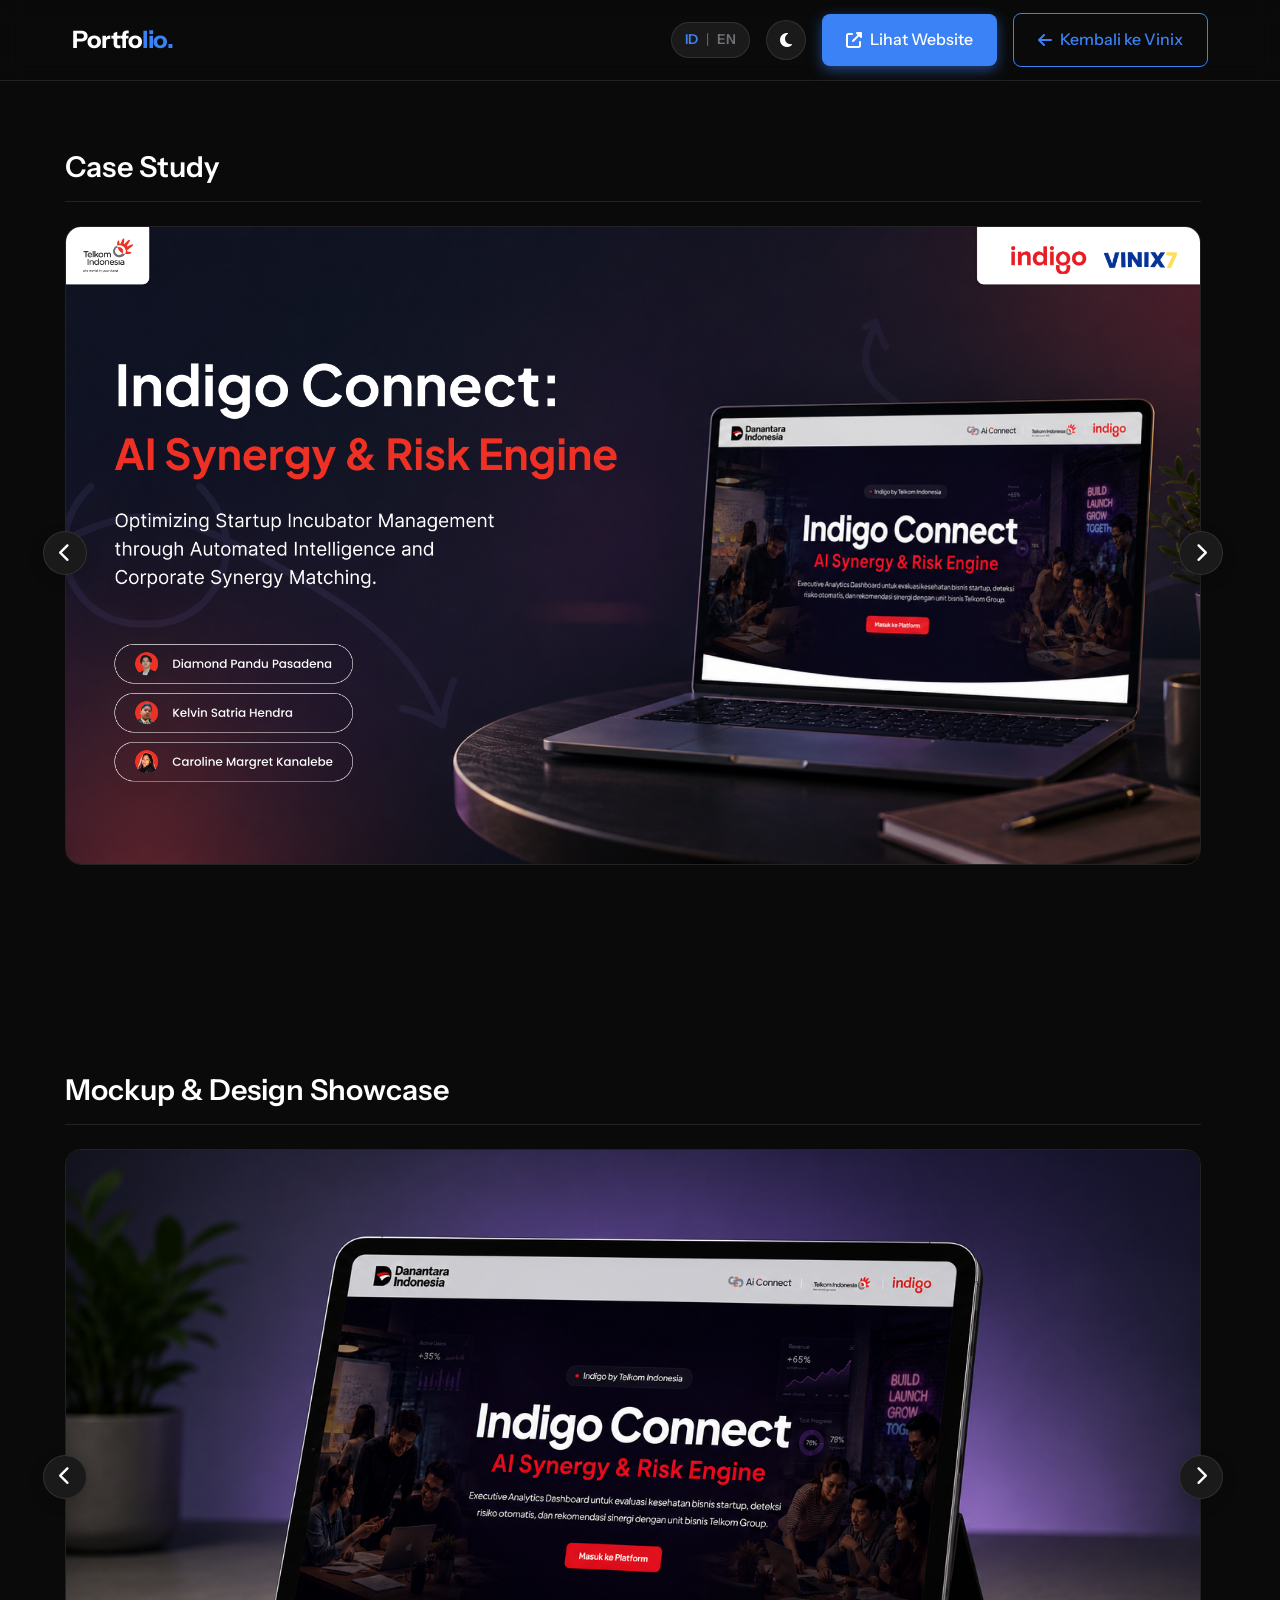
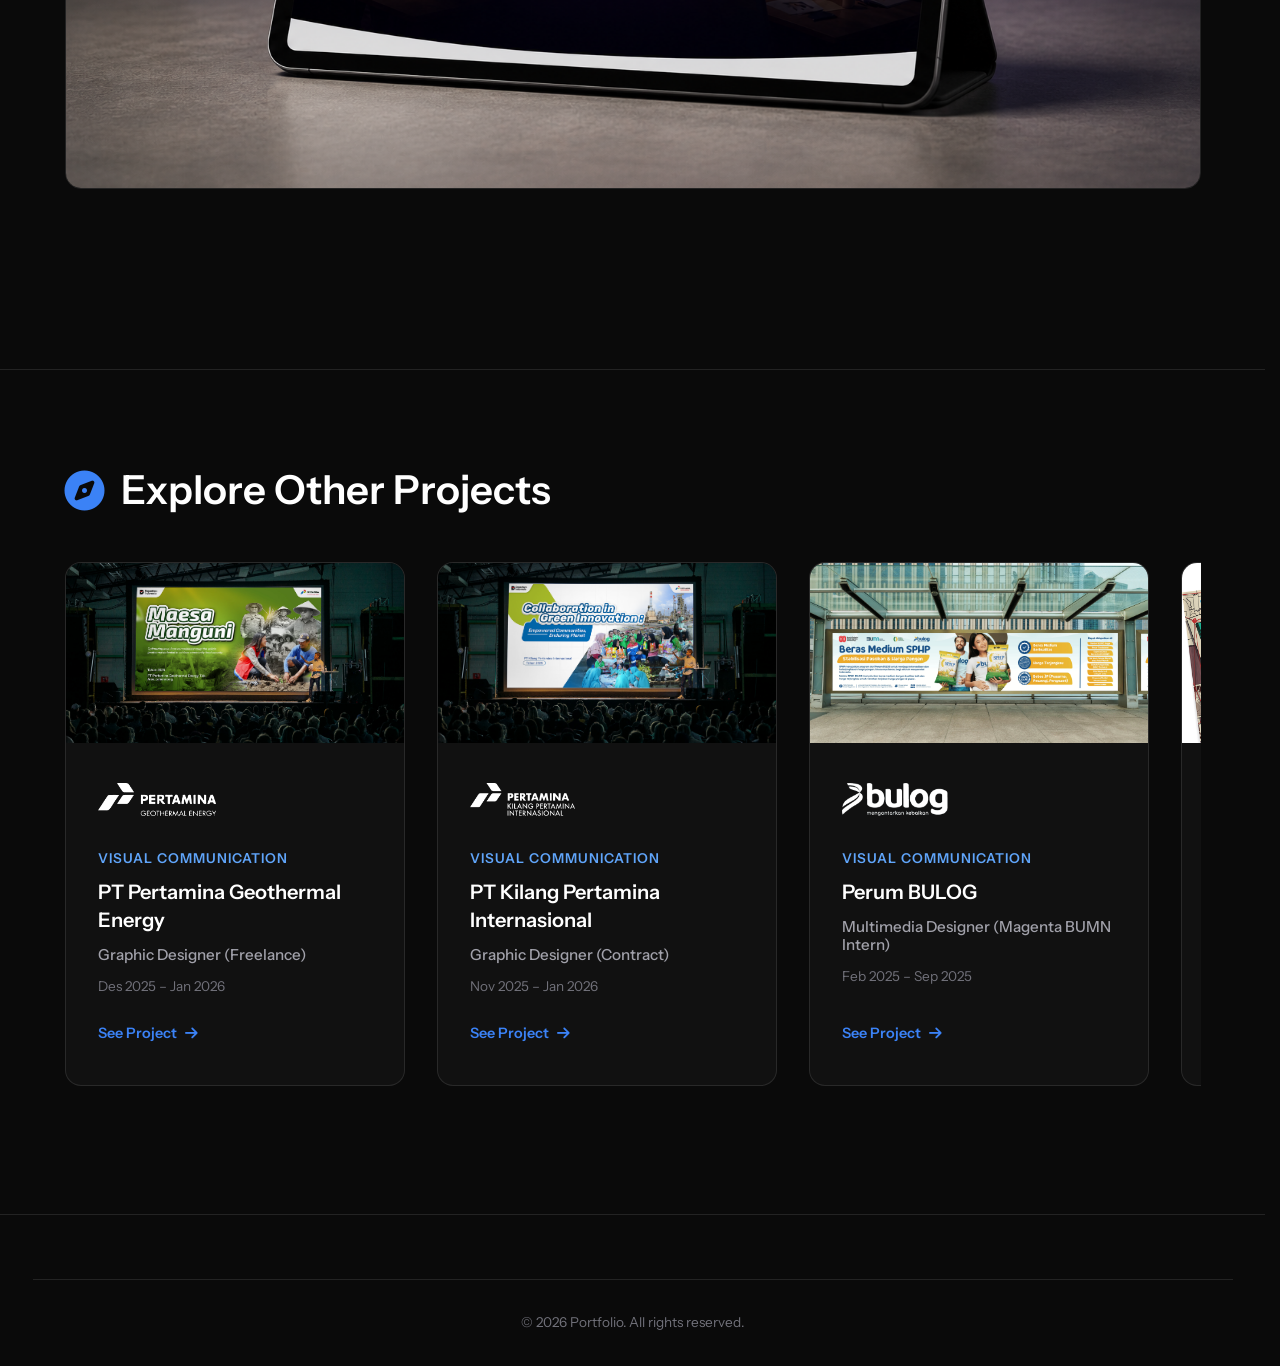
<file: pages/case-study-indigo.html>
<!DOCTYPE html>
<html lang="id">

<head>
    <meta charset="UTF-8">
    <meta name="viewport" content="width=device-width, initial-scale=1.0">
    <title>Indigo by Telkom Case Study | Digital Transformation Designer</title>
    <link rel="preconnect" href="https://fonts.googleapis.com">
    <link rel="preconnect" href="https://fonts.gstatic.com" crossorigin>
    <link
        href="https://fonts.googleapis.com/css2?family=Outfit:wght@300;400;500;600;700&family=Plus+Jakarta+Sans:wght@400;500;600;700&family=Instrument+Sans:wght@400;500;600;700&display=swap"
        rel="stylesheet">
    <link rel="stylesheet" href="../style.css">
    <link rel="stylesheet" href="https://cdnjs.cloudflare.com/ajax/libs/font-awesome/6.4.0/css/all.min.css">
    <style>
        .portfolio-detail {
            padding-top: 150px;
        }

        .project-hero {
            margin-bottom: 4rem;
        }

        .project-badge {
            display: inline-block;
            padding: 0.5rem 1.2rem;
            background: rgba(59, 130, 246, 0.1);
            color: var(--accent-primary);
            border-radius: 100px;
            font-size: 0.9rem;
            font-weight: 600;
            margin-bottom: 1.5rem;
        }

        .project-title {
            font-size: 3.5rem;
            margin-bottom: 1.5rem;
            line-height: 1.1;
        }

        .project-meta-grid {
            display: grid;
            grid-template-columns: repeat(auto-fit, minmax(200px, 1fr));
            gap: 2rem;
            padding: 2rem;
            background: var(--bg-secondary);
            border-radius: 20px;
            border: 1px solid var(--border-color);
        }

        .meta-item h4 {
            font-size: 0.85rem;
            color: var(--text-muted);
            text-transform: uppercase;
            letter-spacing: 1px;
            margin-bottom: 0.5rem;
        }

        .meta-item p {
            font-weight: 600;
            color: var(--text-primary);
        }

        .project-content {
            display: flex;
            flex-direction: column;
            gap: 4rem;
            margin-top: 4rem;
        }

        .project-description h2 {
            font-size: 2rem;
            margin-bottom: 1.5rem;
        }

        .project-description p {
            color: var(--text-secondary);
            margin-bottom: 1.5rem;
            font-size: 1.1rem;
            line-height: 1.8;
        }

        .project-image-full {
            width: 100%;
            border-radius: 20px;
            overflow: hidden;
            border: 1px solid var(--border-color);
            background: var(--bg-tertiary);
        }

        .project-image-full img {
            width: 100%;
            display: block;
        }

        .tech-tags {
            display: flex;
            flex-wrap: wrap;
            gap: 0.8rem;
            margin-top: 1rem;
        }

        .tech-tag {
            padding: 0.5rem 1rem;
            background: var(--bg-tertiary);
            border: 1px solid var(--border-color);
            border-radius: 8px;
            font-size: 0.9rem;
        }

        @media (max-width: 992px) {
            .project-title {
                font-size: 2.5rem;
            }
        }

        /* Carousel Styles */
        .category-section { margin-top: 0; margin-bottom: 4rem; }
        .category-section h3 { font-size: 1.8rem; margin-bottom: 24px; color: var(--text-primary); border-bottom: 1px solid var(--border-color); padding-bottom: 1rem; }
        .carousel-wrapper { position: relative; margin-bottom: 2rem; max-width: 1200px; margin-left: auto; margin-right: auto; }
        .carousel-btn { position: absolute; top: 50%; transform: translateY(-50%); background: var(--bg-tertiary); color: var(--text-primary); border: 1px solid var(--border-color); border-radius: 50%; width: 44px; height: 44px; display: flex; align-items: center; justify-content: center; cursor: pointer; z-index: 10; box-shadow: 0 5px 15px rgba(0,0,0,0.2); transition: all 0.3s ease; font-size: 1.2rem; }
        .carousel-btn:hover { background: var(--accent-primary); color: #fff; border-color: var(--accent-primary); }
        .carousel-btn.prev { left: -22px; }
        .carousel-btn.next { right: -22px; }
        @media (max-width: 768px) { .carousel-btn { display: none; } }
        
        .css-carousel { display: flex; overflow-x: auto; scroll-snap-type: x mandatory; gap: 1.5rem; padding-bottom: 1rem; scrollbar-width: none; scroll-behavior: smooth; }
        .css-carousel::-webkit-scrollbar { display: none; }
        .css-carousel-item { flex: 0 0 100%; scroll-snap-align: start; position: relative; border: none; background: transparent; transition: transform 0.3s ease; }
        .css-carousel-item:hover { transform: translateY(-5px); }
        .css-carousel-item img { width: 100%; height: auto; display: block; margin: 0 auto; border-radius: 16px; border: 1px solid var(--border-color); }
        @media (max-width: 768px) { .css-carousel-item { flex: 0 0 calc(100% - 2rem); scroll-snap-align: center; } }
    </style>
</head>

<body class="portfolio-page">
    <nav class="navbar">
        <div class="container nav-container">
            <a href="../index.html" class="logo">Portfo<span>lio.</span></a>
                        <div style="display: flex; gap: 1rem; align-items: center;">
                <div class="nav-actions" style="position: static; flex-direction: row; display: flex; gap: 1rem; align-items: center;">
                    <div id="lang-switch" class="lang-switch">
                        <span id="lang-id" class="active">ID</span>
                        <span class="lang-divider">|</span>
                        <span id="lang-en">EN</span>
                    </div>
                    <div id="theme-toggle" class="theme-toggle">
                        <i class="fas fa-moon"></i>
                    </div>
                </div>
                <a href="https://indigo-connect-ai-synergy-risk-engi.vercel.app/" target="_blank" class="btn-primary"><i class="fas fa-external-link-alt"></i> Lihat Website</a>
                <a href="portfolio-vinix.html" class="btn-primary-outline"><i class="fas fa-arrow-left"></i> Kembali ke Vinix</a>
            </div>
        </div>
    </nav>

    <section class="portfolio-detail section-padding">
        <div class="container">

            <div class="project-content" style="margin-top: 0;">
                <div class="category-section">
                    <h3>Case Study</h3>
                    <div class="carousel-wrapper">
                        <button class="carousel-btn prev"><i class="fas fa-chevron-left"></i></button>
                        <div class="css-carousel">
                            <div class="css-carousel-item"><img src="../assets/vinix7/indigo.png" alt="Indigo Project Design"></div>
                            <div class="css-carousel-item"><img src="../assets/vinix7/indigo_2.webp" alt="Indigo 2"></div>
                            <div class="css-carousel-item"><img src="../assets/vinix7/indigo_3.webp" alt="Indigo 3"></div>
                            <div class="css-carousel-item"><img src="../assets/vinix7/indigo_4.webp" alt="Indigo 4"></div>
                            <div class="css-carousel-item"><img src="../assets/vinix7/indigo_5.webp" alt="Indigo 5"></div>
                            <div class="css-carousel-item"><img src="../assets/vinix7/indigo_6.webp" alt="Indigo 6"></div>
                            <div class="css-carousel-item"><img src="../assets/vinix7/indigo_7.webp" alt="Indigo 7"></div>
                            <div class="css-carousel-item"><img src="../assets/vinix7/indigo_8.webp" alt="Indigo 8"></div>
                            <div class="css-carousel-item"><img src="../assets/vinix7/indigo_9.webp" alt="Indigo 9"></div>
                            <div class="css-carousel-item"><img src="../assets/vinix7/indigo_10.webp" alt="Indigo 10"></div>
                            <div class="css-carousel-item"><img src="../assets/vinix7/indigo_11.webp" alt="Indigo 11"></div>
                            <div class="css-carousel-item"><img src="../assets/vinix7/indigo_12.webp" alt="Indigo 12"></div>
                            <div class="css-carousel-item"><img src="../assets/vinix7/indigo_13.webp" alt="Indigo 13"></div>
                            <div class="css-carousel-item"><img src="../assets/vinix7/indigo_14.webp" alt="Indigo 14"></div>
                            <div class="css-carousel-item"><img src="../assets/vinix7/indigo_15.webp" alt="Indigo 15"></div>
                            <div class="css-carousel-item"><img src="../assets/vinix7/indigo_16.webp" alt="Indigo 16"></div>
                            <div class="css-carousel-item"><img src="../assets/vinix7/indigo_17.webp" alt="Indigo 17"></div>
                            <div class="css-carousel-item"><img src="../assets/vinix7/indigo_18.webp" alt="Indigo 18"></div>
                        </div>
                        <button class="carousel-btn next"><i class="fas fa-chevron-right"></i></button>
                    </div>
                </div>

                <div class="category-section" style="margin-top: 2rem;">
                    <h3>Mockup & Design Showcase</h3>
                    <div class="carousel-wrapper" style="margin-bottom: 0;">
                        <button class="carousel-btn prev"><i class="fas fa-chevron-left"></i></button>
                        <div class="css-carousel">
                            <div class="css-carousel-item"><img src="../assets/vinix7/mockup_indigo.png" alt="Indigo Mockup 1"></div>
                            <div class="css-carousel-item"><img src="../assets/vinix7/mockup_indigo2.png" alt="Indigo Mockup 2"></div>
                            <div class="css-carousel-item"><img src="../assets/vinix7/mockup_indigo3.png" alt="Indigo Mockup 3"></div>
                        </div>
                        <button class="carousel-btn next"><i class="fas fa-chevron-right"></i></button>
                    </div>
                </div>
            </div>
        </div>
    </section>

    <!-- Other Projects Exploration -->
    <section class="other-projects">
        <div class="container">
            <h2 class="other-projects-title"><i class="fas fa-compass" style="color: var(--accent-primary);"></i> Explore Other Projects</h2>
            <div class="other-projects-grid">
                <!-- PGE -->
                <a href="portfolio-pertamina-geothermal.html" class="other-project-card">
                    <div class="card-thumb">
                        <img src="../assets/pt pge/hero section.webp" alt="PGE Project">
                    </div>
                    <div class="card-body">
                        <div class="other-project-logo">
                            <img src="../assets/img/pertamina geothermal.png" class="logo-light">
                            <img src="../assets/img/pertamina geothermal putih.png" class="logo-dark">
                        </div>
                        <div class="other-project-content">
                            <span class="category">Visual Communication</span>
                            <h3>PT Pertamina Geothermal Energy</h3>
                            <h4 class="project-role">Graphic Designer (Freelance)</h4>
                            <p class="project-date">Des 2025 – Jan 2026</p>
                            <div class="view-project-link">See Project <i class="fas fa-arrow-right"></i></div>
                        </div>
                    </div>
                </a>
                <!-- KPI -->
                <a href="portfolio-pertamina-internasional.html" class="other-project-card">
                    <div class="card-thumb">
                        <img src="../assets/pt kpi/hero section.png" alt="KPI Project">
                    </div>
                    <div class="card-body">
                        <div class="other-project-logo">
                            <img src="../assets/img/PT Kilang Pertamina Internasional.svg" class="logo-light">
                            <img src="../assets/img/PT Kilang Pertamina Internasional Putih.png" class="logo-dark">
                        </div>
                        <div class="other-project-content">
                            <span class="category">Visual Communication</span>
                            <h3>PT Kilang Pertamina Internasional</h3>
                            <h4 class="project-role">Graphic Designer (Contract)</h4>
                            <p class="project-date">Nov 2025 – Jan 2026</p>
                            <div class="view-project-link">See Project <i class="fas fa-arrow-right"></i></div>
                        </div>
                    </div>
                </a>
                <!-- BULOG -->
                <a href="portfolio-bulog.html" class="other-project-card">
                    <div class="card-thumb">
                        <img src="../assets/bulog/banner-sphp.webp" alt="BULOG Project">
                    </div>
                    <div class="card-body">
                        <div class="other-project-logo">
                            <img src="../assets/img/bulog.png" class="logo-light">
                            <img src="../assets/img/BULOG Putih-8 1.png" class="logo-dark">
                        </div>
                        <div class="other-project-content">
                            <span class="category">Visual Communication</span>
                            <h3>Perum BULOG</h3>
                            <h4 class="project-role">Multimedia Designer (Magenta BUMN Intern)</h4>
                            <p class="project-date">Feb 2025 – Sep 2025</p>
                            <div class="view-project-link">See Project <i class="fas fa-arrow-right"></i></div>
                        </div>
                    </div>
                </a>
                <!-- BSKAP -->
        <a href="portfolio-bskap.html" class="other-project-card">
            <div class="card-thumb">
                <img src="../assets/bskap/komik 1.png" alt="BSKAP Project">
            </div>
            <div class="card-body">
                <div class="other-project-logo bskap-logo-wrapper">
                    <img src="../assets/img/Logo Kemendikbud.png" class="logo-light">
                    <img src="../assets/img/bskap putih.png" class="logo-dark">
                </div>
                <div class="other-project-content">
                    <span class="category">Visual Communication</span>
                    <h3>BSKAP Kemendikbudristek</h3>
                    <h4 class="project-role">Graphic Designer (MSIB Intern)</h4>
                    <p class="project-date">Sep 2024 – Des 2024</p>
                    <div class="view-project-link">See Project <i class="fas fa-arrow-right"></i></div>
                </div>
            </div>
        </a>
            </div></div>
    </section>

    <footer>
        <div class="container footer-bottom">
            <p>&copy; 2026 Portfolio. All rights reserved.</p>
        </div>
    </footer>

    <script>
        // Theme initialization
        const savedTheme = localStorage.getItem('portfolio-theme') || 'dark';
        if (savedTheme === 'light') {
            document.body.setAttribute('data-theme', 'light');
        }

        // Carousel Navigation Script
        document.querySelectorAll('.carousel-wrapper').forEach(wrapper => {
            const carousel = wrapper.querySelector('.css-carousel');
            const prevBtn = wrapper.querySelector('.prev');
            const nextBtn = wrapper.querySelector('.next');
            
            if(prevBtn && nextBtn && carousel) {
                prevBtn.addEventListener('click', () => {
                    carousel.scrollBy({ left: -carousel.clientWidth, behavior: 'smooth' });
                });
                nextBtn.addEventListener('click', () => {
                    carousel.scrollBy({ left: carousel.clientWidth, behavior: 'smooth' });
                });
            }
        });
    </script>
    <script src="../script.js"></script>
</body>
</html>
</file>
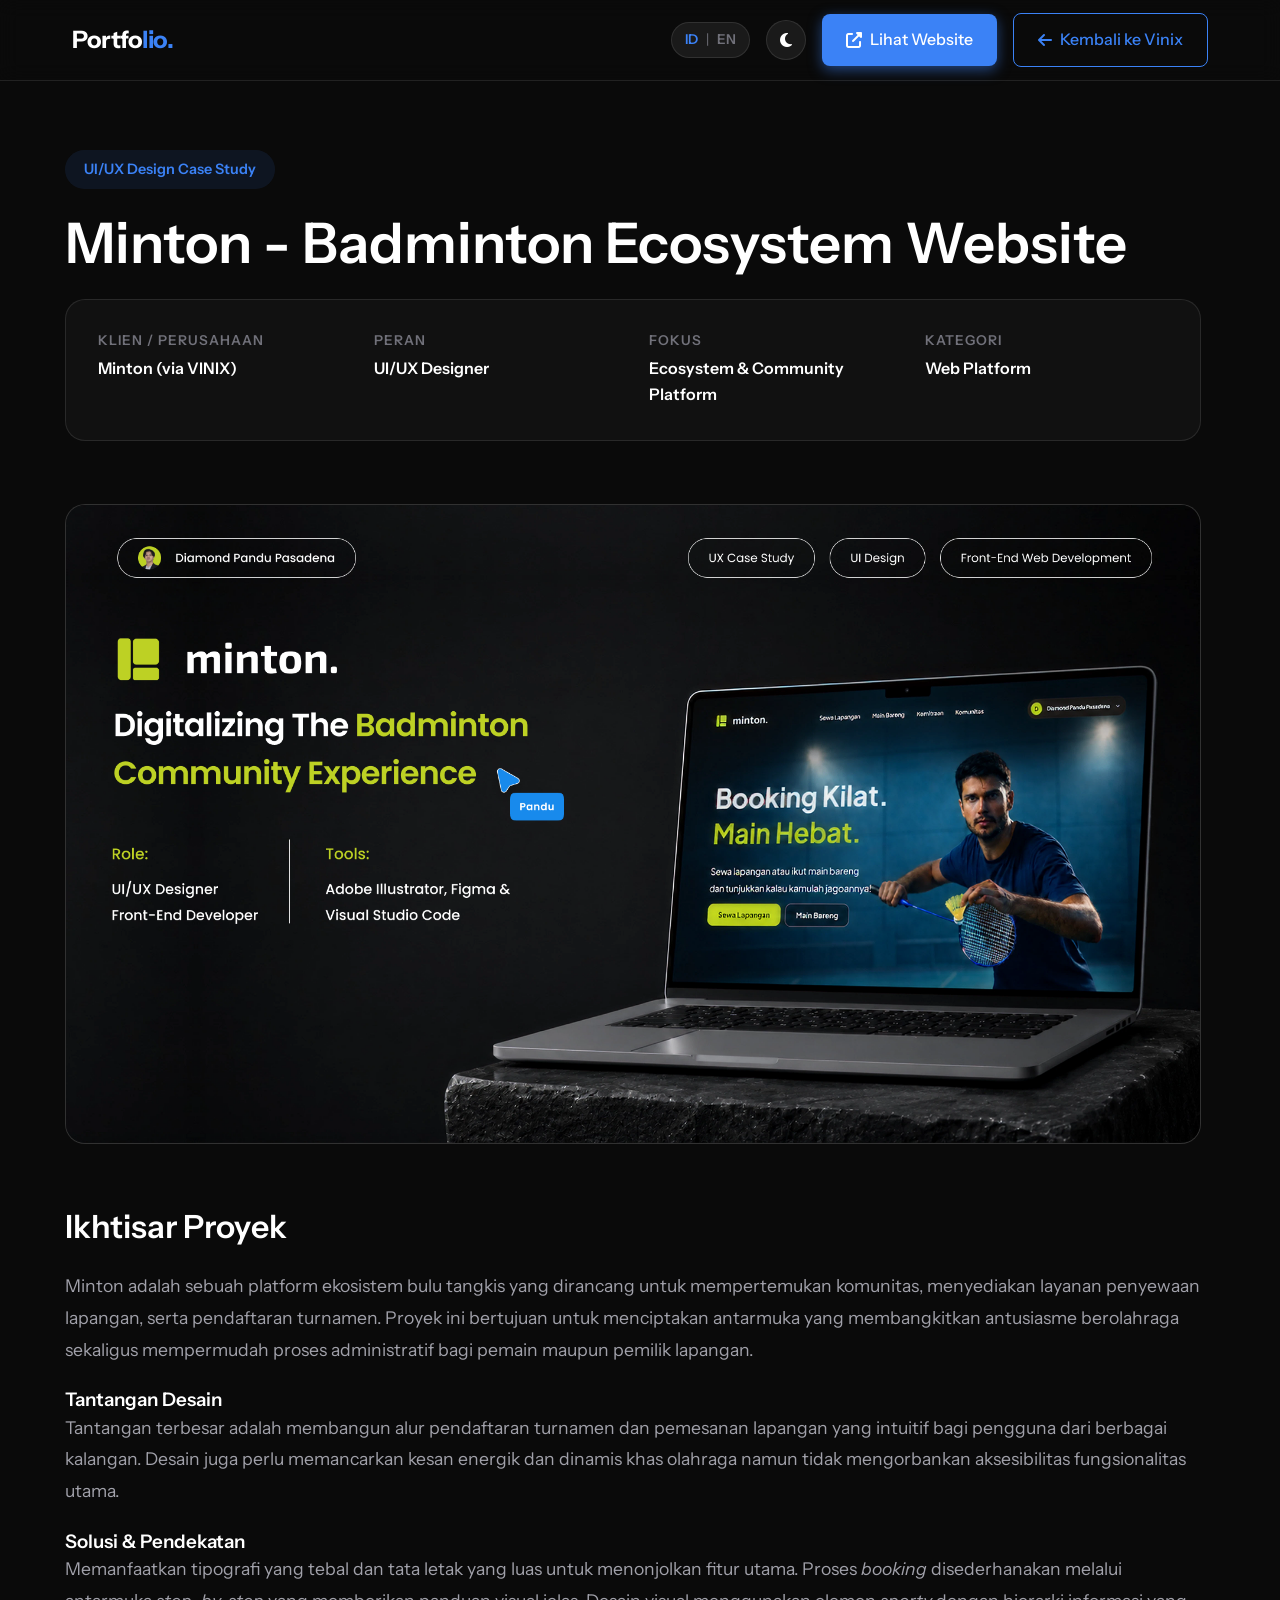
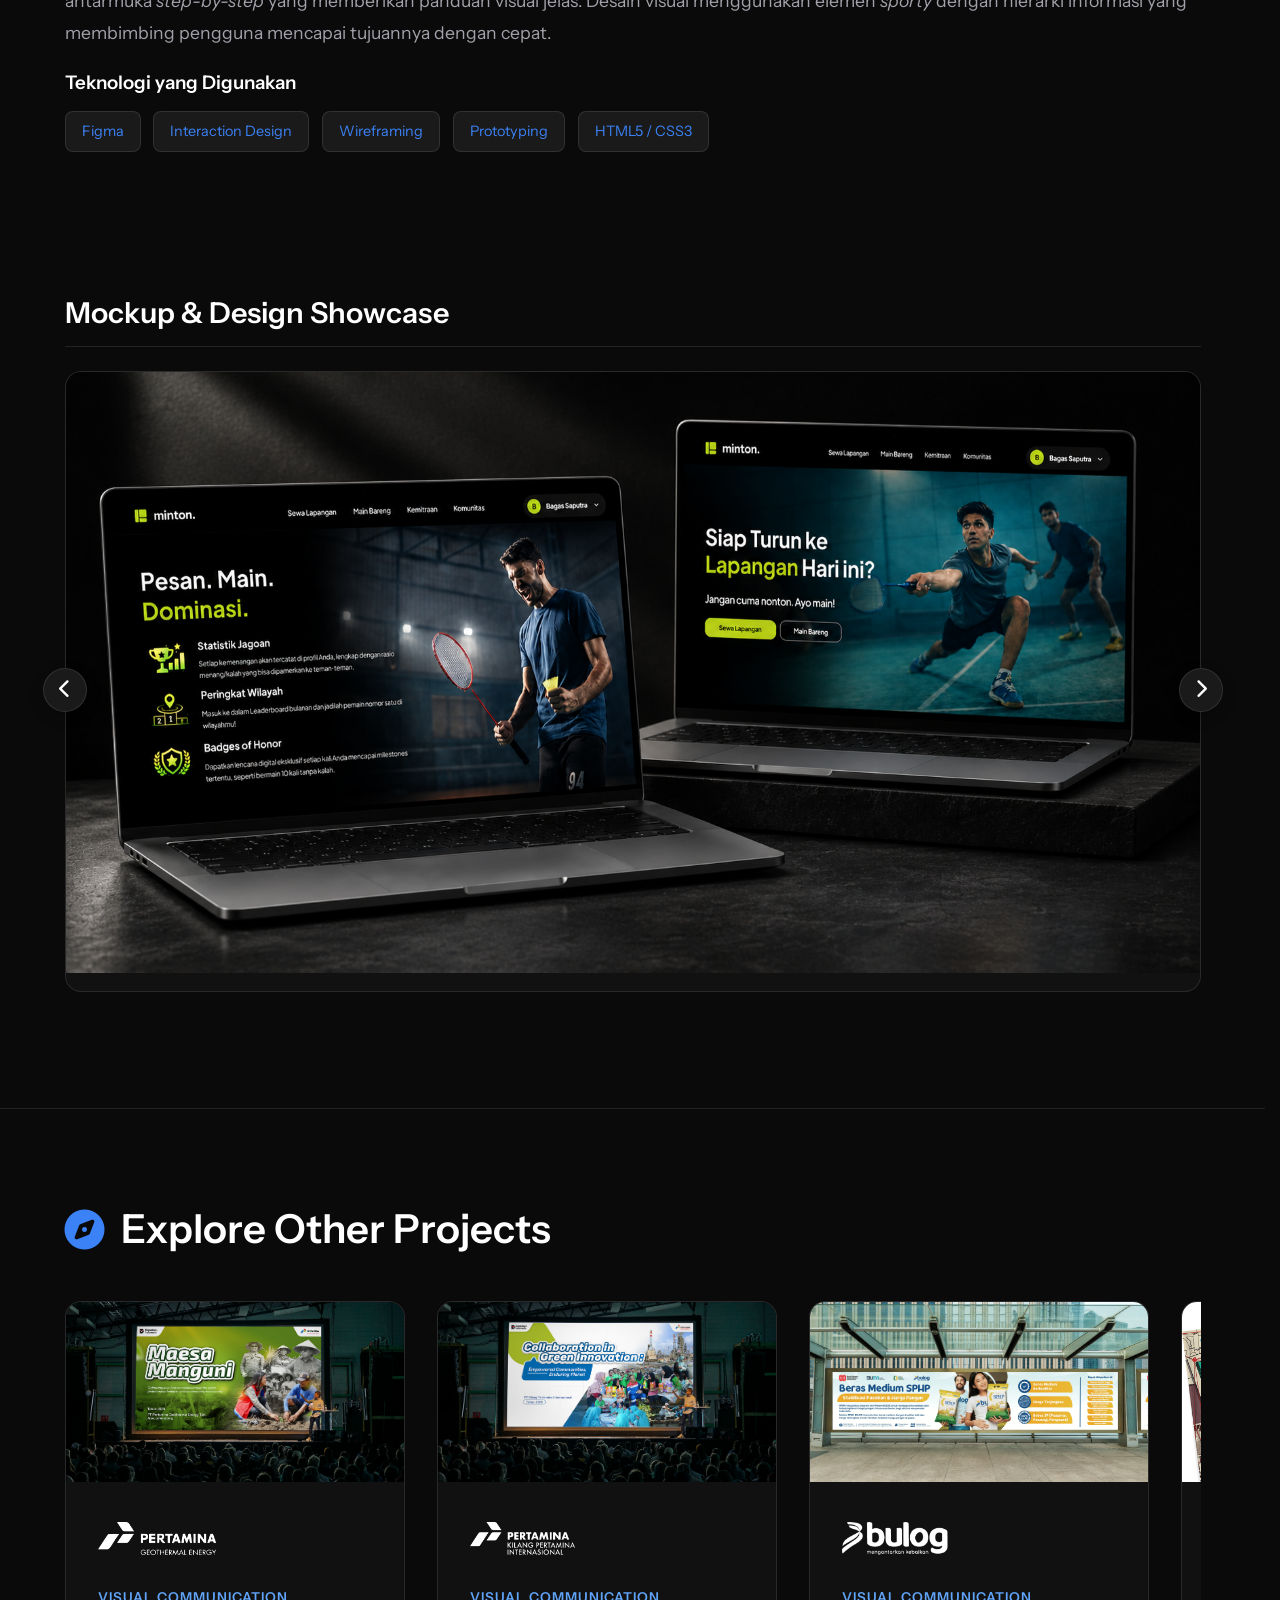
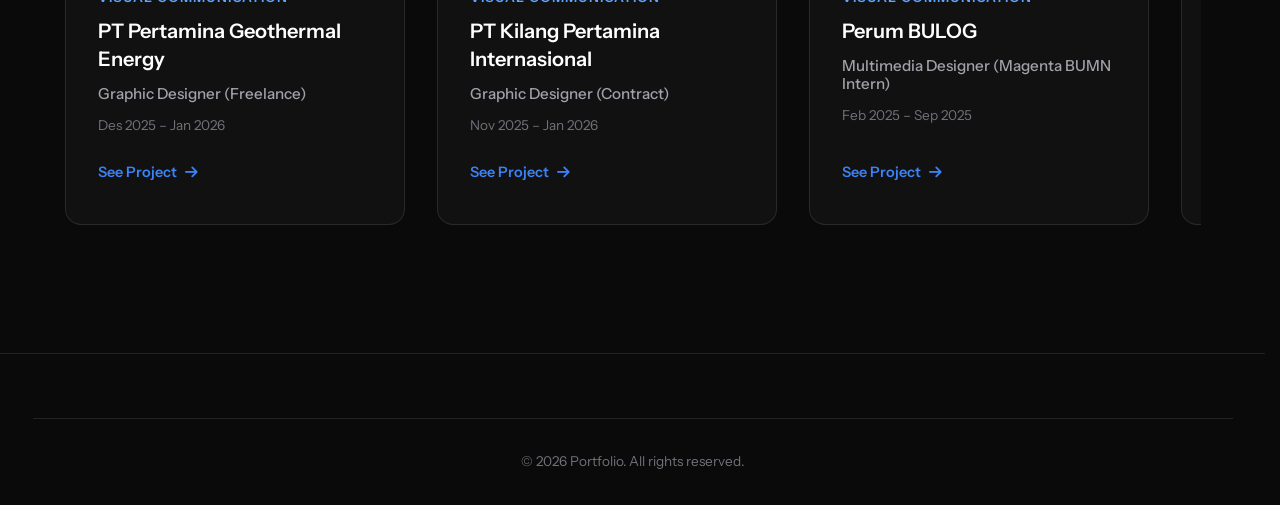
<file: pages/case-study-minton-en.html>
<!DOCTYPE html>
<html lang="en">

<head>
    <meta charset="UTF-8">
    <meta name="viewport" content="width=device-width, initial-scale=1.0">
    <title>Minton Case Study | Digital Transformation Designer</title>
    <link rel="preconnect" href="https://fonts.googleapis.com">
    <link rel="preconnect" href="https://fonts.gstatic.com" crossorigin>
    <link
        href="https://fonts.googleapis.com/css2?family=Outfit:wght@300;400;500;600;700&family=Plus+Jakarta+Sans:wght@400;500;600;700&family=Instrument+Sans:wght@400;500;600;700&display=swap"
        rel="stylesheet">
    <link rel="stylesheet" href="../style.css">
    <link rel="stylesheet" href="https://cdnjs.cloudflare.com/ajax/libs/font-awesome/6.4.0/css/all.min.css">
    <style>
        .portfolio-detail {
            padding-top: 150px;
        }

        .project-hero {
            margin-bottom: 4rem;
        }

        .project-badge {
            display: inline-block;
            padding: 0.5rem 1.2rem;
            background: rgba(59, 130, 246, 0.1);
            color: var(--accent-primary);
            border-radius: 100px;
            font-size: 0.9rem;
            font-weight: 600;
            margin-bottom: 1.5rem;
        }

        .project-title {
            font-size: 3.5rem;
            margin-bottom: 1.5rem;
            line-height: 1.1;
        }

        .project-meta-grid {
            display: grid;
            grid-template-columns: repeat(auto-fit, minmax(200px, 1fr));
            gap: 2rem;
            padding: 2rem;
            background: var(--bg-secondary);
            border-radius: 20px;
            border: 1px solid var(--border-color);
        }

        .meta-item h4 {
            font-size: 0.85rem;
            color: var(--text-muted);
            text-transform: uppercase;
            letter-spacing: 1px;
            margin-bottom: 0.5rem;
        }

        .meta-item p {
            font-weight: 600;
            color: var(--text-primary);
        }

        .project-content {
            display: flex;
            flex-direction: column;
            gap: 4rem;
            margin-top: 4rem;
        }

        .project-description h2 {
            font-size: 2rem;
            margin-bottom: 1.5rem;
        }

        .project-description p {
            color: var(--text-secondary);
            margin-bottom: 1.5rem;
            font-size: 1.1rem;
            line-height: 1.8;
        }

        .project-image-full {
            width: 100%;
            border-radius: 20px;
            overflow: hidden;
            border: 1px solid var(--border-color);
            background: var(--bg-tertiary);
        }

        .project-image-full img {
            width: 100%;
            display: block;
        }

        .tech-tags {
            display: flex;
            flex-wrap: wrap;
            gap: 0.8rem;
            margin-top: 1rem;
        }

        .tech-tag {
            padding: 0.5rem 1rem;
            background: var(--bg-tertiary);
            border: 1px solid var(--border-color);
            border-radius: 8px;
            font-size: 0.9rem;
        }

        @media (max-width: 992px) {
            .project-title {
                font-size: 2.5rem;
            }
        }

        /* Carousel Styles */
        .category-section { margin-top: 80px; }
        .category-section h3 { font-size: 1.8rem; margin-bottom: 24px; color: var(--text-primary); border-bottom: 1px solid var(--border-color); padding-bottom: 1rem; }
        .carousel-wrapper { position: relative; margin-bottom: 2rem; max-width: 1200px; margin-left: auto; margin-right: auto; }
        .carousel-btn { position: absolute; top: 50%; transform: translateY(-50%); background: var(--bg-tertiary); color: var(--text-primary); border: 1px solid var(--border-color); border-radius: 50%; width: 44px; height: 44px; display: flex; align-items: center; justify-content: center; cursor: pointer; z-index: 10; box-shadow: 0 5px 15px rgba(0,0,0,0.2); transition: all 0.3s ease; font-size: 1.2rem; }
        .carousel-btn:hover { background: var(--accent-primary); color: #fff; border-color: var(--accent-primary); }
        .carousel-btn.prev { left: -22px; }
        .carousel-btn.next { right: -22px; }
        @media (max-width: 768px) { .carousel-btn { display: none; } }
        
        .css-carousel { display: flex; overflow-x: auto; scroll-snap-type: x mandatory; gap: 1.5rem; padding-bottom: 1rem; scrollbar-width: none; scroll-behavior: smooth; }
        .css-carousel::-webkit-scrollbar { display: none; }
        .css-carousel-item { flex: 0 0 100%; scroll-snap-align: start; border-radius: 16px; overflow: hidden; position: relative; border: 1px solid var(--border-color); transition: transform 0.3s ease, box-shadow 0.3s ease; background: var(--bg-secondary); }
        .css-carousel-item:hover { box-shadow: 0 10px 30px rgba(0, 0, 0, 0.15); border-color: var(--accent-primary); }
        .css-carousel-item img { width: 100%; height: auto; display: block; object-fit: contain; max-height: 85vh; margin: 0 auto; }
        @media (max-width: 768px) { .css-carousel-item { flex: 0 0 calc(100% - 2rem); scroll-snap-align: center; } }
    </style>
</head>

<body class="portfolio-page">
    <nav class="navbar">
        <div class="container nav-container">
            <a href="../index.html" class="logo">Portfo<span>lio.</span></a>
            <div style="display: flex; gap: 1rem; align-items: center;">
                <div class="nav-actions" style="position: static; flex-direction: row; display: flex; gap: 1rem; align-items: center;">
                    <div id="lang-switch" class="lang-switch">
                        <span id="lang-id">ID</span>
                        <span class="lang-divider">|</span>
                        <span id="lang-en" class="active">EN</span>
                    </div>
                    <div id="theme-toggle" class="theme-toggle">
                        <i class="fas fa-moon"></i>
                    </div>
                </div>
                <a href="https://diamond123xyz-sys.github.io/Minton-Website/frontend/index.html" target="_blank" class="btn-primary"><i class="fas fa-external-link-alt"></i> View Website</a>
                <a href="portfolio-vinix-en.html" class="btn-primary-outline"><i class="fas fa-arrow-left"></i> Back to Vinix</a>
            </div>
        </div>
    </nav>

    <section class="portfolio-detail section-padding">
        <div class="container">
            <div class="project-hero">
                <div class="project-badge">UI/UX Design Case Study</div>
                <h1 class="project-title">Minton - Badminton Ecosystem Website</h1>
                <div class="project-meta-grid">
                    <div class="meta-item">
                        <h4>Client / Company</h4>
                        <p>Minton (via VINIX)</p>
                    </div>
                    <div class="meta-item">
                        <h4>Role</h4>
                        <p>UI/UX Designer</p>
                    </div>
                    <div class="meta-item">
                        <h4>Focus</h4>
                        <p>Ecosystem & Community Platform</p>
                    </div>
                    <div class="meta-item">
                        <h4>Category</h4>
                        <p>Web Platform</p>
                    </div>
                </div>
            </div>

            <div class="project-content">
                <div class="project-image-full">
                    <img src="../assets/vinix7/minton.png" alt="Minton Project Design">
                </div>

                <div class="project-description">
                    <h2>Project Overview</h2>
                    <p>Minton is a badminton ecosystem platform designed to bring the community together, provide court booking services, and facilitate tournament registration. The project aims to create an interface that sparks sports enthusiasm while simplifying administrative processes for both players and court owners.</p>
                    
                    <h3>Design Challenge</h3>
                    <p>The biggest challenge was building a tournament registration and court booking flow that is intuitive for users of various ages. The design also needed to radiate an energetic and dynamic feel typical of sports without compromising the accessibility of the main core functionalities.</p>

                    <h3>Solution & Approach</h3>
                    <p>Utilizing bold typography and a spacious layout to highlight key features. The booking process is simplified through a step-by-step interface that provides clear visual guidance. The visual design uses sporty elements with an information hierarchy that guides users to their goals quickly.</p>

                    <h3>Technologies Used</h3>
                    <div class="tech-tags">
                        <span class="tech-tag">Figma</span>
                        <span class="tech-tag">Interaction Design</span>
                        <span class="tech-tag">Wireframing</span>
                        <span class="tech-tag">Prototyping</span>
                        <span class="tech-tag">HTML5 / CSS3</span>
                    </div>
                </div>

                <div class="category-section">
                    <h3>Mockup & Design Showcase</h3>
                    <div class="carousel-wrapper" style="margin-bottom: 0;">
                        <button class="carousel-btn prev"><i class="fas fa-chevron-left"></i></button>
                        <div class="css-carousel">
                            <div class="css-carousel-item"><img src="../assets/vinix7/mockup_minton_1.png" alt="Minton Mockup 1"></div>
                            <div class="css-carousel-item"><img src="../assets/vinix7/mockup_minton_2.png" alt="Minton Mockup 2"></div>
                            <div class="css-carousel-item"><img src="../assets/vinix7/mockup_minton_3.png" alt="Minton Mockup 3"></div>
                        </div>
                        <button class="carousel-btn next"><i class="fas fa-chevron-right"></i></button>
                    </div>
                </div>
            </div>
        </div>
    </section>

    <!-- Other Projects Exploration -->
    <section class="other-projects">
        <div class="container">
            <h2 class="other-projects-title"><i class="fas fa-compass" style="color: var(--accent-primary);"></i> Explore Other Projects</h2>
            <div class="other-projects-grid">
                <!-- PGE -->
                <a href="portfolio-pertamina-geothermal.html" class="other-project-card">
                    <div class="card-thumb">
                        <img src="../assets/pt pge/hero section.webp" alt="PGE Project">
                    </div>
                    <div class="card-body">
                        <div class="other-project-logo">
                            <img src="../assets/img/pertamina geothermal.png" class="logo-light">
                            <img src="../assets/img/pertamina geothermal putih.png" class="logo-dark">
                        </div>
                        <div class="other-project-content">
                            <span class="category">Visual Communication</span>
                            <h3>PT Pertamina Geothermal Energy</h3>
                            <h4 class="project-role">Graphic Designer (Freelance)</h4>
                            <p class="project-date">Des 2025 – Jan 2026</p>
                            <div class="view-project-link">See Project <i class="fas fa-arrow-right"></i></div>
                        </div>
                    </div>
                </a>
                <!-- KPI -->
                <a href="portfolio-pertamina-internasional.html" class="other-project-card">
                    <div class="card-thumb">
                        <img src="../assets/pt kpi/hero section.png" alt="KPI Project">
                    </div>
                    <div class="card-body">
                        <div class="other-project-logo">
                            <img src="../assets/img/PT Kilang Pertamina Internasional.svg" class="logo-light">
                            <img src="../assets/img/PT Kilang Pertamina Internasional Putih.png" class="logo-dark">
                        </div>
                        <div class="other-project-content">
                            <span class="category">Visual Communication</span>
                            <h3>PT Kilang Pertamina Internasional</h3>
                            <h4 class="project-role">Graphic Designer (Contract)</h4>
                            <p class="project-date">Nov 2025 – Jan 2026</p>
                            <div class="view-project-link">See Project <i class="fas fa-arrow-right"></i></div>
                        </div>
                    </div>
                </a>
                <!-- BULOG -->
                <a href="portfolio-bulog.html" class="other-project-card">
                    <div class="card-thumb">
                        <img src="../assets/bulog/banner-sphp.webp" alt="BULOG Project">
                    </div>
                    <div class="card-body">
                        <div class="other-project-logo">
                            <img src="../assets/img/bulog.png" class="logo-light">
                            <img src="../assets/img/BULOG Putih-8 1.png" class="logo-dark">
                        </div>
                        <div class="other-project-content">
                            <span class="category">Visual Communication</span>
                            <h3>Perum BULOG</h3>
                            <h4 class="project-role">Multimedia Designer (Magenta BUMN Intern)</h4>
                            <p class="project-date">Feb 2025 – Sep 2025</p>
                            <div class="view-project-link">See Project <i class="fas fa-arrow-right"></i></div>
                        </div>
                    </div>
                </a>
                <!-- BSKAP -->
        <a href="portfolio-bskap.html" class="other-project-card">
            <div class="card-thumb">
                <img src="../assets/bskap/komik 1.png" alt="BSKAP Project">
            </div>
            <div class="card-body">
                <div class="other-project-logo bskap-logo-wrapper">
                    <img src="../assets/img/Logo Kemendikbud.png" class="logo-light">
                    <img src="../assets/img/bskap putih.png" class="logo-dark">
                </div>
                <div class="other-project-content">
                    <span class="category">Visual Communication</span>
                    <h3>BSKAP Kemendikbudristek</h3>
                    <h4 class="project-role">Graphic Designer (MSIB Intern)</h4>
                    <p class="project-date">Sep 2024 – Des 2024</p>
                    <div class="view-project-link">See Project <i class="fas fa-arrow-right"></i></div>
                </div>
            </div>
        </a>
            </div></div>
    </section>

    <footer>
        <div class="container footer-bottom">
            <p>&copy; 2026 Portfolio. All rights reserved.</p>
        </div>
    </footer>

    <script>
        // Theme initialization
        const savedTheme = localStorage.getItem('portfolio-theme') || 'dark';
        if (savedTheme === 'light') {
            document.body.setAttribute('data-theme', 'light');
        }

        // Carousel Navigation Script
        document.querySelectorAll('.carousel-wrapper').forEach(wrapper => {
            const carousel = wrapper.querySelector('.css-carousel');
            const prevBtn = wrapper.querySelector('.prev');
            const nextBtn = wrapper.querySelector('.next');
            
            if(prevBtn && nextBtn && carousel) {
                prevBtn.addEventListener('click', () => {
                    carousel.scrollBy({ left: -carousel.clientWidth, behavior: 'smooth' });
                });
                nextBtn.addEventListener('click', () => {
                    carousel.scrollBy({ left: carousel.clientWidth, behavior: 'smooth' });
                });
            }
        });
    </script>
    <script src="../script.js"></script>
</body>

</html>
</file>
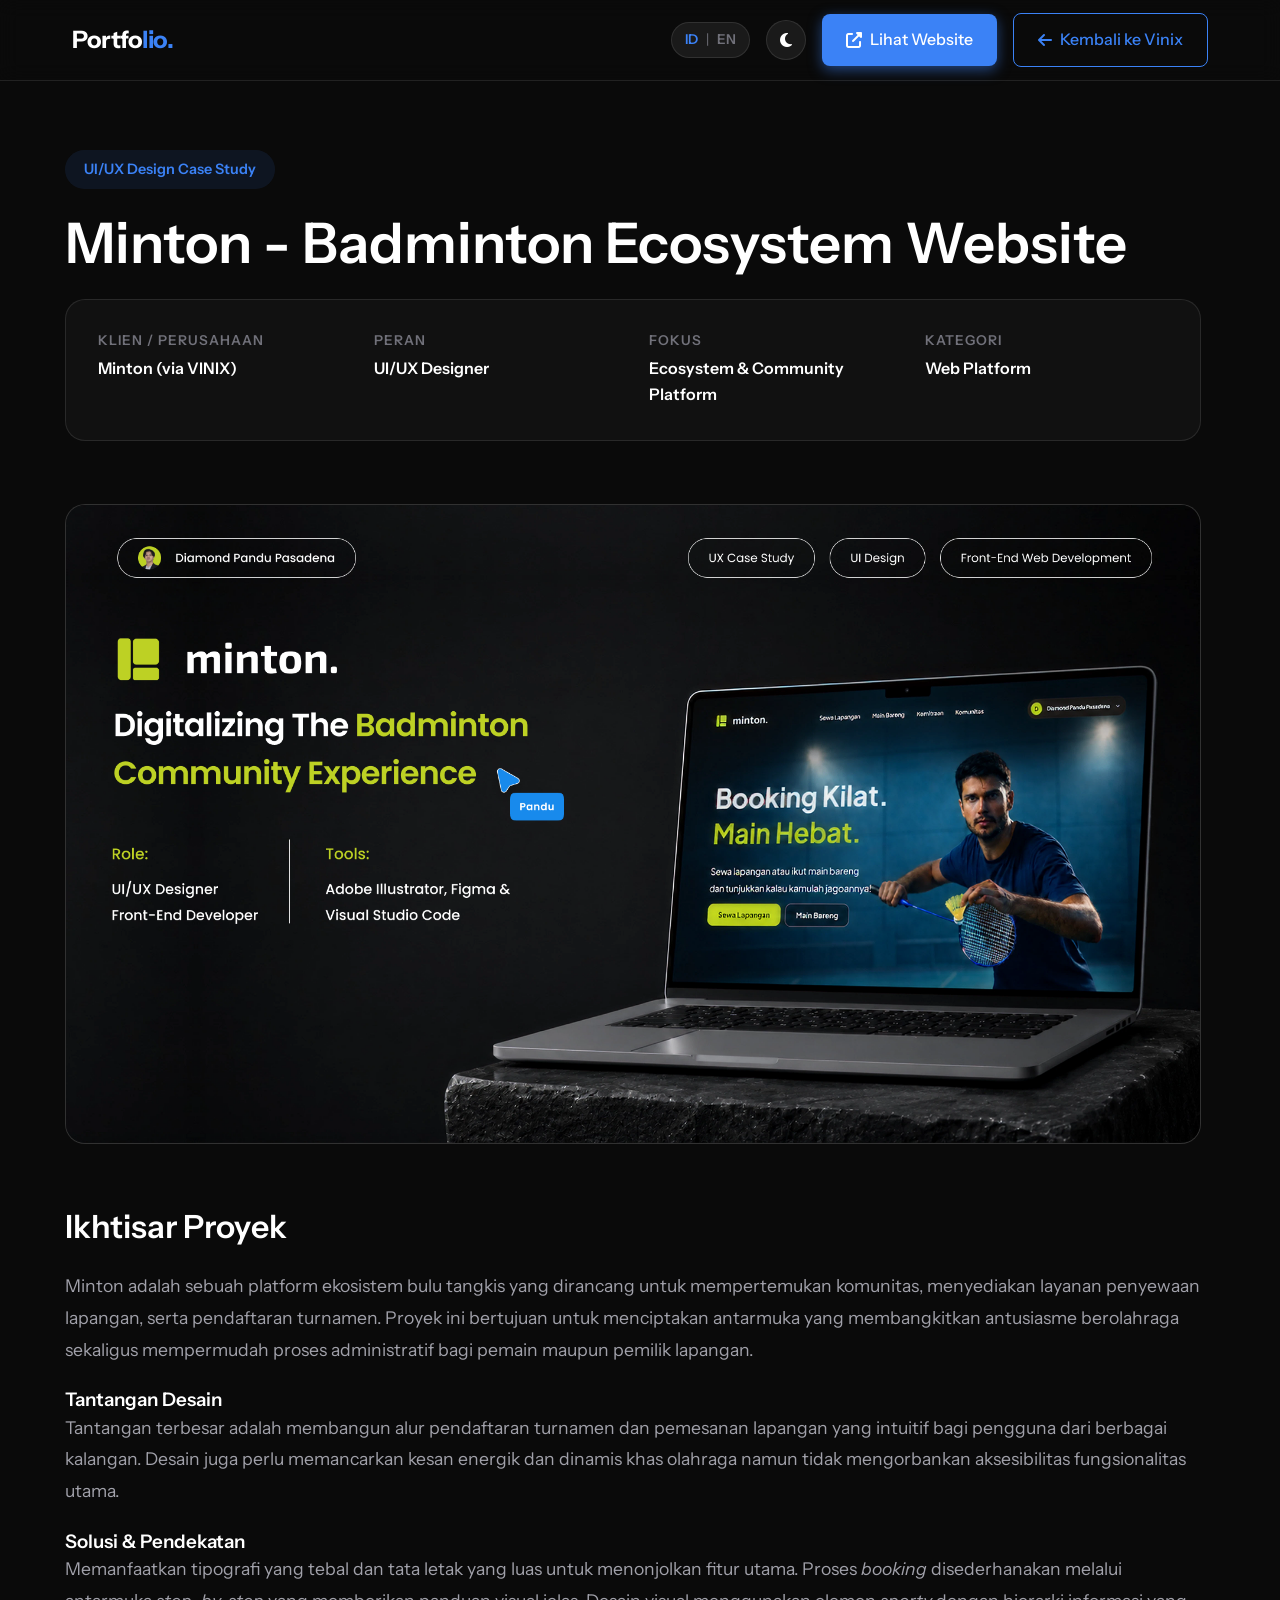
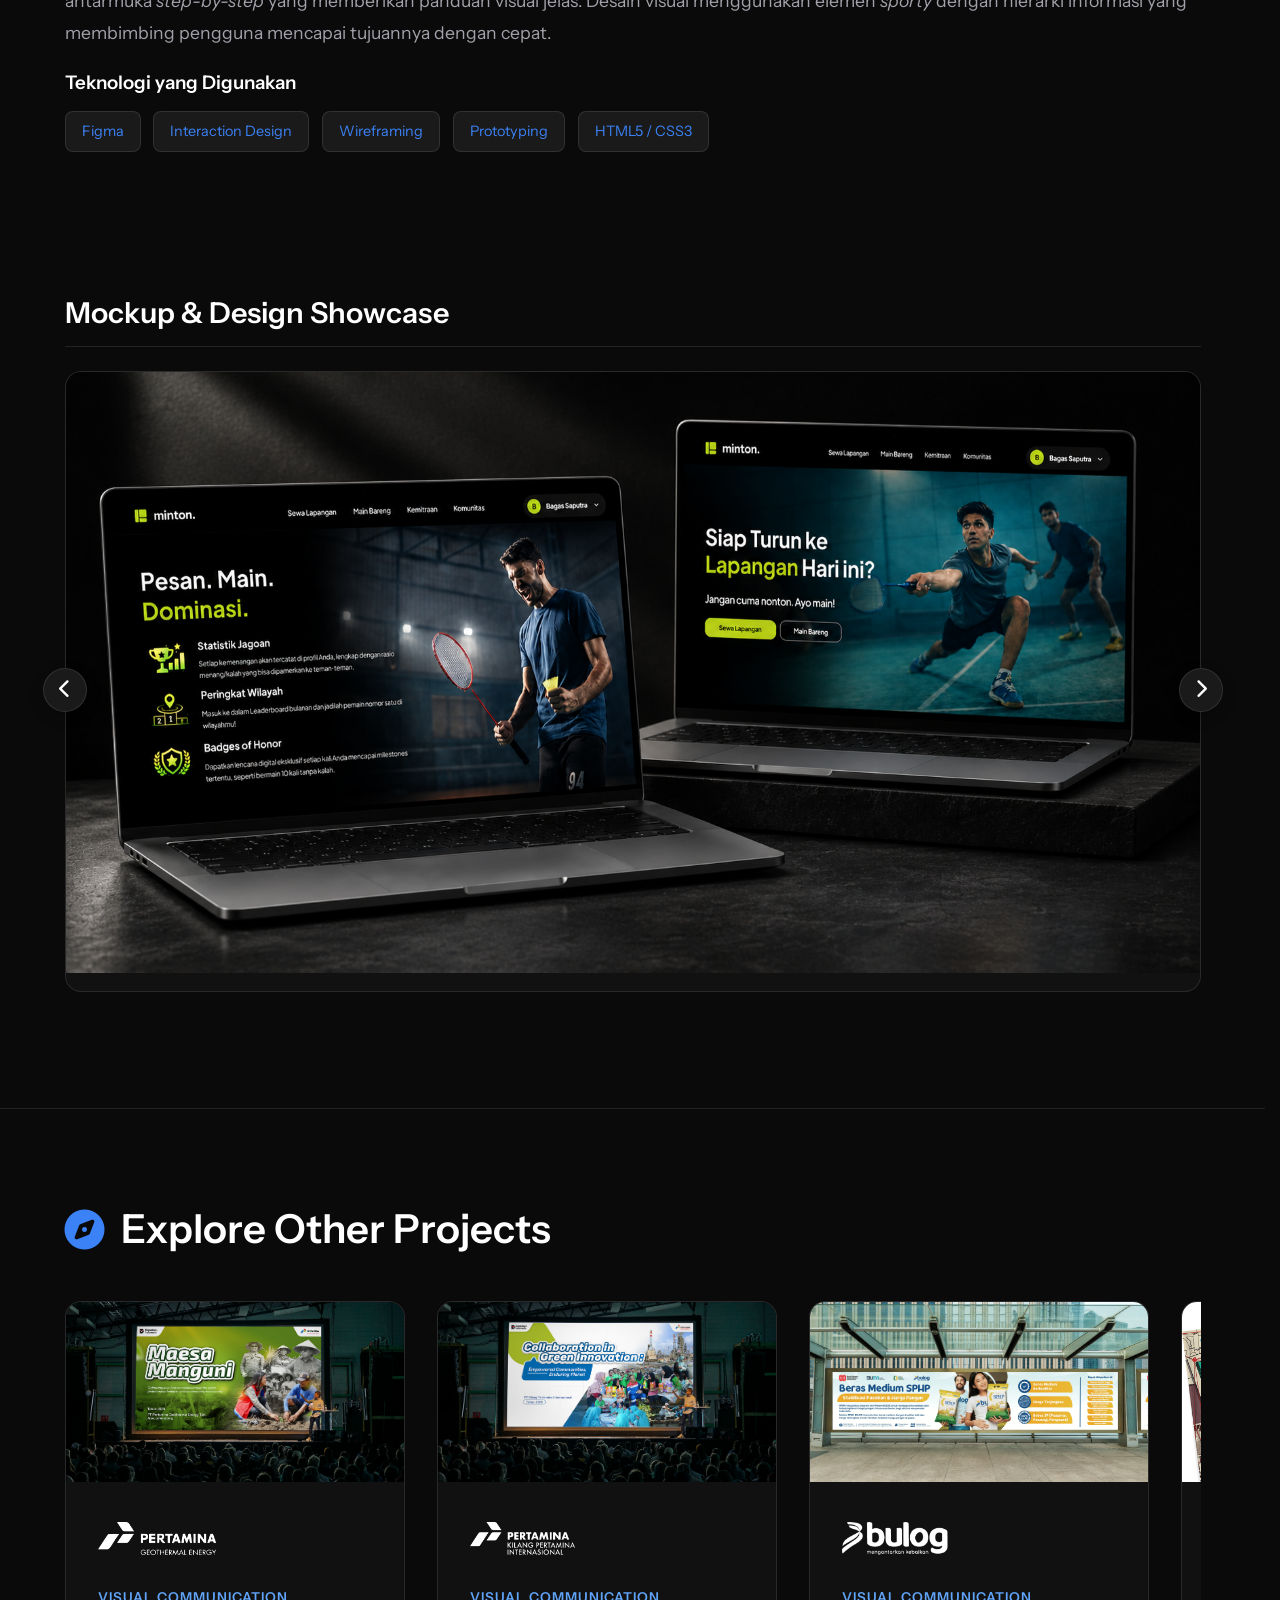
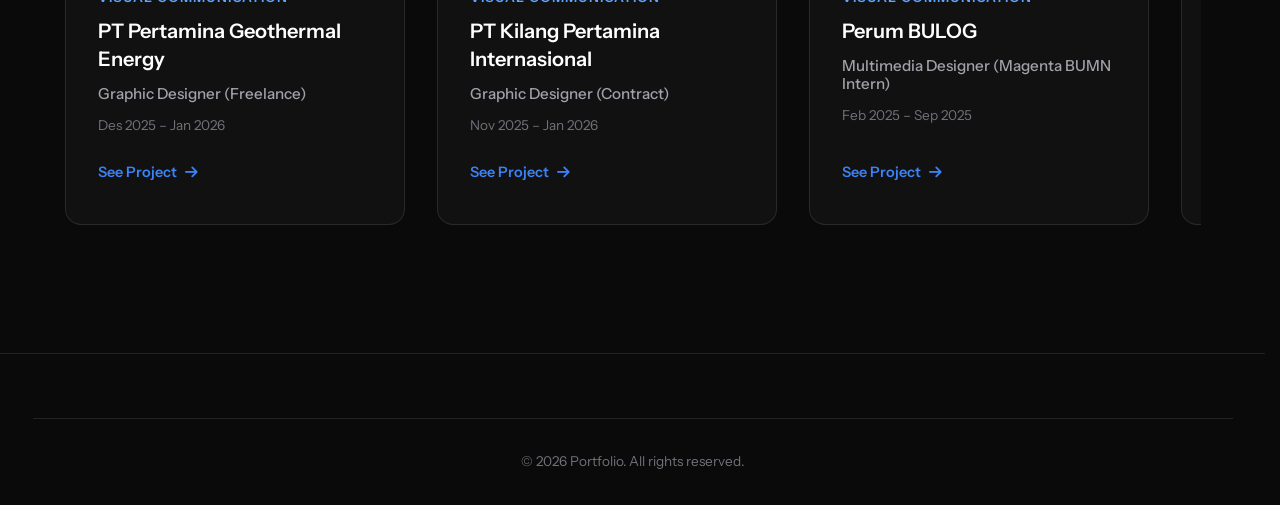
<file: pages/case-study-minton.html>
<!DOCTYPE html>
<html lang="id">

<head>
    <meta charset="UTF-8">
    <meta name="viewport" content="width=device-width, initial-scale=1.0">
    <title>Minton Case Study | Digital Transformation Designer</title>
    <link rel="preconnect" href="https://fonts.googleapis.com">
    <link rel="preconnect" href="https://fonts.gstatic.com" crossorigin>
    <link
        href="https://fonts.googleapis.com/css2?family=Outfit:wght@300;400;500;600;700&family=Plus+Jakarta+Sans:wght@400;500;600;700&family=Instrument+Sans:wght@400;500;600;700&display=swap"
        rel="stylesheet">
    <link rel="stylesheet" href="../style.css">
    <link rel="stylesheet" href="https://cdnjs.cloudflare.com/ajax/libs/font-awesome/6.4.0/css/all.min.css">
    <style>
        .portfolio-detail {
            padding-top: 150px;
        }

        .project-hero {
            margin-bottom: 4rem;
        }

        .project-badge {
            display: inline-block;
            padding: 0.5rem 1.2rem;
            background: rgba(59, 130, 246, 0.1);
            color: var(--accent-primary);
            border-radius: 100px;
            font-size: 0.9rem;
            font-weight: 600;
            margin-bottom: 1.5rem;
        }

        .project-title {
            font-size: 3.5rem;
            margin-bottom: 1.5rem;
            line-height: 1.1;
        }

        .project-meta-grid {
            display: grid;
            grid-template-columns: repeat(auto-fit, minmax(200px, 1fr));
            gap: 2rem;
            padding: 2rem;
            background: var(--bg-secondary);
            border-radius: 20px;
            border: 1px solid var(--border-color);
        }

        .meta-item h4 {
            font-size: 0.85rem;
            color: var(--text-muted);
            text-transform: uppercase;
            letter-spacing: 1px;
            margin-bottom: 0.5rem;
        }

        .meta-item p {
            font-weight: 600;
            color: var(--text-primary);
        }

        .project-content {
            display: flex;
            flex-direction: column;
            gap: 4rem;
            margin-top: 4rem;
        }

        .project-description h2 {
            font-size: 2rem;
            margin-bottom: 1.5rem;
        }

        .project-description p {
            color: var(--text-secondary);
            margin-bottom: 1.5rem;
            font-size: 1.1rem;
            line-height: 1.8;
        }

        .project-image-full {
            width: 100%;
            border-radius: 20px;
            overflow: hidden;
            border: 1px solid var(--border-color);
            background: var(--bg-tertiary);
        }

        .project-image-full img {
            width: 100%;
            display: block;
        }

        .tech-tags {
            display: flex;
            flex-wrap: wrap;
            gap: 0.8rem;
            margin-top: 1rem;
        }

        .tech-tag {
            padding: 0.5rem 1rem;
            background: var(--bg-tertiary);
            border: 1px solid var(--border-color);
            border-radius: 8px;
            font-size: 0.9rem;
        }

        @media (max-width: 992px) {
            .project-title {
                font-size: 2.5rem;
            }
        }

        /* Carousel Styles */
        .category-section { margin-top: 80px; }
        .category-section h3 { font-size: 1.8rem; margin-bottom: 24px; color: var(--text-primary); border-bottom: 1px solid var(--border-color); padding-bottom: 1rem; }
        .carousel-wrapper { position: relative; margin-bottom: 2rem; max-width: 1200px; margin-left: auto; margin-right: auto; }
        .carousel-btn { position: absolute; top: 50%; transform: translateY(-50%); background: var(--bg-tertiary); color: var(--text-primary); border: 1px solid var(--border-color); border-radius: 50%; width: 44px; height: 44px; display: flex; align-items: center; justify-content: center; cursor: pointer; z-index: 10; box-shadow: 0 5px 15px rgba(0,0,0,0.2); transition: all 0.3s ease; font-size: 1.2rem; }
        .carousel-btn:hover { background: var(--accent-primary); color: #fff; border-color: var(--accent-primary); }
        .carousel-btn.prev { left: -22px; }
        .carousel-btn.next { right: -22px; }
        @media (max-width: 768px) { .carousel-btn { display: none; } }
        
        .css-carousel { display: flex; overflow-x: auto; scroll-snap-type: x mandatory; gap: 1.5rem; padding-bottom: 1rem; scrollbar-width: none; scroll-behavior: smooth; }
        .css-carousel::-webkit-scrollbar { display: none; }
        .css-carousel-item { flex: 0 0 100%; scroll-snap-align: start; border-radius: 16px; overflow: hidden; position: relative; border: 1px solid var(--border-color); transition: transform 0.3s ease, box-shadow 0.3s ease; background: var(--bg-secondary); }
        .css-carousel-item:hover { box-shadow: 0 10px 30px rgba(0, 0, 0, 0.15); border-color: var(--accent-primary); }
        .css-carousel-item img { width: 100%; height: auto; display: block; object-fit: contain; max-height: 85vh; margin: 0 auto; }
        @media (max-width: 768px) { .css-carousel-item { flex: 0 0 calc(100% - 2rem); scroll-snap-align: center; } }
    </style>
</head>

<body class="portfolio-page">
    <nav class="navbar">
        <div class="container nav-container">
            <a href="../index.html" class="logo">Portfo<span>lio.</span></a>
                        <div style="display: flex; gap: 1rem; align-items: center;">
                <div class="nav-actions" style="position: static; flex-direction: row; display: flex; gap: 1rem; align-items: center;">
                    <div id="lang-switch" class="lang-switch">
                        <span id="lang-id" class="active">ID</span>
                        <span class="lang-divider">|</span>
                        <span id="lang-en">EN</span>
                    </div>
                    <div id="theme-toggle" class="theme-toggle">
                        <i class="fas fa-moon"></i>
                    </div>
                </div>
                <a href="https://diamond123xyz-sys.github.io/Minton-Website/frontend/index.html" target="_blank" class="btn-primary"><i class="fas fa-external-link-alt"></i> Lihat Website</a>
                <a href="portfolio-vinix.html" class="btn-primary-outline"><i class="fas fa-arrow-left"></i> Kembali ke Vinix</a>
            </div>
        </div>
    </nav>

    <section class="portfolio-detail section-padding">
        <div class="container">
            <div class="project-hero">
                <div class="project-badge">UI/UX Design Case Study</div>
                <h1 class="project-title">Minton - Badminton Ecosystem Website</h1>
                <div class="project-meta-grid">
                    <div class="meta-item">
                        <h4>Klien / Perusahaan</h4>
                        <p>Minton (via VINIX)</p>
                    </div>
                    <div class="meta-item">
                        <h4>Peran</h4>
                        <p>UI/UX Designer</p>
                    </div>
                    <div class="meta-item">
                        <h4>Fokus</h4>
                        <p>Ecosystem & Community Platform</p>
                    </div>
                    <div class="meta-item">
                        <h4>Kategori</h4>
                        <p>Web Platform</p>
                    </div>
                </div>
            </div>

            <div class="project-content">
                <div class="project-image-full">
                    <img src="../assets/vinix7/minton.png" alt="Minton Project Design">
                </div>

                <div class="project-description">
                    <h2>Ikhtisar Proyek</h2>
                    <p>Minton adalah sebuah platform ekosistem bulu tangkis yang dirancang untuk mempertemukan komunitas, menyediakan layanan penyewaan lapangan, serta pendaftaran turnamen. Proyek ini bertujuan untuk menciptakan antarmuka yang membangkitkan antusiasme berolahraga sekaligus mempermudah proses administratif bagi pemain maupun pemilik lapangan.</p>
                    
                    <h3>Tantangan Desain</h3>
                    <p>Tantangan terbesar adalah membangun alur pendaftaran turnamen dan pemesanan lapangan yang intuitif bagi pengguna dari berbagai kalangan. Desain juga perlu memancarkan kesan energik dan dinamis khas olahraga namun tidak mengorbankan aksesibilitas fungsionalitas utama.</p>

                    <h3>Solusi & Pendekatan</h3>
                    <p>Memanfaatkan tipografi yang tebal dan tata letak yang luas untuk menonjolkan fitur utama. Proses <em>booking</em> disederhanakan melalui antarmuka <em>step-by-step</em> yang memberikan panduan visual jelas. Desain visual menggunakan elemen <em>sporty</em> dengan hierarki informasi yang membimbing pengguna mencapai tujuannya dengan cepat.</p>

                    <h3>Teknologi yang Digunakan</h3>
                    <div class="tech-tags">
                        <span class="tech-tag">Figma</span>
                        <span class="tech-tag">Interaction Design</span>
                        <span class="tech-tag">Wireframing</span>
                        <span class="tech-tag">Prototyping</span>
                        <span class="tech-tag">HTML5 / CSS3</span>
                    </div>
                </div>

                <div class="category-section">
                    <h3>Mockup & Design Showcase</h3>
                    <div class="carousel-wrapper" style="margin-bottom: 0;">
                        <button class="carousel-btn prev"><i class="fas fa-chevron-left"></i></button>
                        <div class="css-carousel">
                            <div class="css-carousel-item"><img src="../assets/vinix7/mockup_minton_1.png" alt="Minton Mockup 1"></div>
                            <div class="css-carousel-item"><img src="../assets/vinix7/mockup_minton_2.png" alt="Minton Mockup 2"></div>
                            <div class="css-carousel-item"><img src="../assets/vinix7/mockup_minton_3.png" alt="Minton Mockup 3"></div>
                        </div>
                        <button class="carousel-btn next"><i class="fas fa-chevron-right"></i></button>
                    </div>
                </div>
            </div>
        </div>
    </section>

    <!-- Other Projects Exploration -->
    <section class="other-projects">
        <div class="container">
            <h2 class="other-projects-title"><i class="fas fa-compass" style="color: var(--accent-primary);"></i> Explore Other Projects</h2>
            <div class="other-projects-grid">
                <!-- PGE -->
                <a href="portfolio-pertamina-geothermal.html" class="other-project-card">
                    <div class="card-thumb">
                        <img src="../assets/pt pge/hero section.webp" alt="PGE Project">
                    </div>
                    <div class="card-body">
                        <div class="other-project-logo">
                            <img src="../assets/img/pertamina geothermal.png" class="logo-light">
                            <img src="../assets/img/pertamina geothermal putih.png" class="logo-dark">
                        </div>
                        <div class="other-project-content">
                            <span class="category">Visual Communication</span>
                            <h3>PT Pertamina Geothermal Energy</h3>
                            <h4 class="project-role">Graphic Designer (Freelance)</h4>
                            <p class="project-date">Des 2025 – Jan 2026</p>
                            <div class="view-project-link">See Project <i class="fas fa-arrow-right"></i></div>
                        </div>
                    </div>
                </a>
                <!-- KPI -->
                <a href="portfolio-pertamina-internasional.html" class="other-project-card">
                    <div class="card-thumb">
                        <img src="../assets/pt kpi/hero section.png" alt="KPI Project">
                    </div>
                    <div class="card-body">
                        <div class="other-project-logo">
                            <img src="../assets/img/PT Kilang Pertamina Internasional.svg" class="logo-light">
                            <img src="../assets/img/PT Kilang Pertamina Internasional Putih.png" class="logo-dark">
                        </div>
                        <div class="other-project-content">
                            <span class="category">Visual Communication</span>
                            <h3>PT Kilang Pertamina Internasional</h3>
                            <h4 class="project-role">Graphic Designer (Contract)</h4>
                            <p class="project-date">Nov 2025 – Jan 2026</p>
                            <div class="view-project-link">See Project <i class="fas fa-arrow-right"></i></div>
                        </div>
                    </div>
                </a>
                <!-- BULOG -->
                <a href="portfolio-bulog.html" class="other-project-card">
                    <div class="card-thumb">
                        <img src="../assets/bulog/banner-sphp.webp" alt="BULOG Project">
                    </div>
                    <div class="card-body">
                        <div class="other-project-logo">
                            <img src="../assets/img/bulog.png" class="logo-light">
                            <img src="../assets/img/BULOG Putih-8 1.png" class="logo-dark">
                        </div>
                        <div class="other-project-content">
                            <span class="category">Visual Communication</span>
                            <h3>Perum BULOG</h3>
                            <h4 class="project-role">Multimedia Designer (Magenta BUMN Intern)</h4>
                            <p class="project-date">Feb 2025 – Sep 2025</p>
                            <div class="view-project-link">See Project <i class="fas fa-arrow-right"></i></div>
                        </div>
                    </div>
                </a>
                <!-- BSKAP -->
        <a href="portfolio-bskap.html" class="other-project-card">
            <div class="card-thumb">
                <img src="../assets/bskap/komik 1.png" alt="BSKAP Project">
            </div>
            <div class="card-body">
                <div class="other-project-logo bskap-logo-wrapper">
                    <img src="../assets/img/Logo Kemendikbud.png" class="logo-light">
                    <img src="../assets/img/bskap putih.png" class="logo-dark">
                </div>
                <div class="other-project-content">
                    <span class="category">Visual Communication</span>
                    <h3>BSKAP Kemendikbudristek</h3>
                    <h4 class="project-role">Graphic Designer (MSIB Intern)</h4>
                    <p class="project-date">Sep 2024 – Des 2024</p>
                    <div class="view-project-link">See Project <i class="fas fa-arrow-right"></i></div>
                </div>
            </div>
        </a>
            </div></div>
    </section>

    <footer>
        <div class="container footer-bottom">
            <p>&copy; 2026 Portfolio. All rights reserved.</p>
        </div>
    </footer>

    <script>
        // Theme initialization
        const savedTheme = localStorage.getItem('portfolio-theme') || 'dark';
        if (savedTheme === 'light') {
            document.body.setAttribute('data-theme', 'light');
        }

        // Carousel Navigation Script
        document.querySelectorAll('.carousel-wrapper').forEach(wrapper => {
            const carousel = wrapper.querySelector('.css-carousel');
            const prevBtn = wrapper.querySelector('.prev');
            const nextBtn = wrapper.querySelector('.next');
            
            if(prevBtn && nextBtn && carousel) {
                prevBtn.addEventListener('click', () => {
                    carousel.scrollBy({ left: -carousel.clientWidth, behavior: 'smooth' });
                });
                nextBtn.addEventListener('click', () => {
                    carousel.scrollBy({ left: carousel.clientWidth, behavior: 'smooth' });
                });
            }
        });
    </script>
    <script src="../script.js"></script>
</body>

</html>
</file>
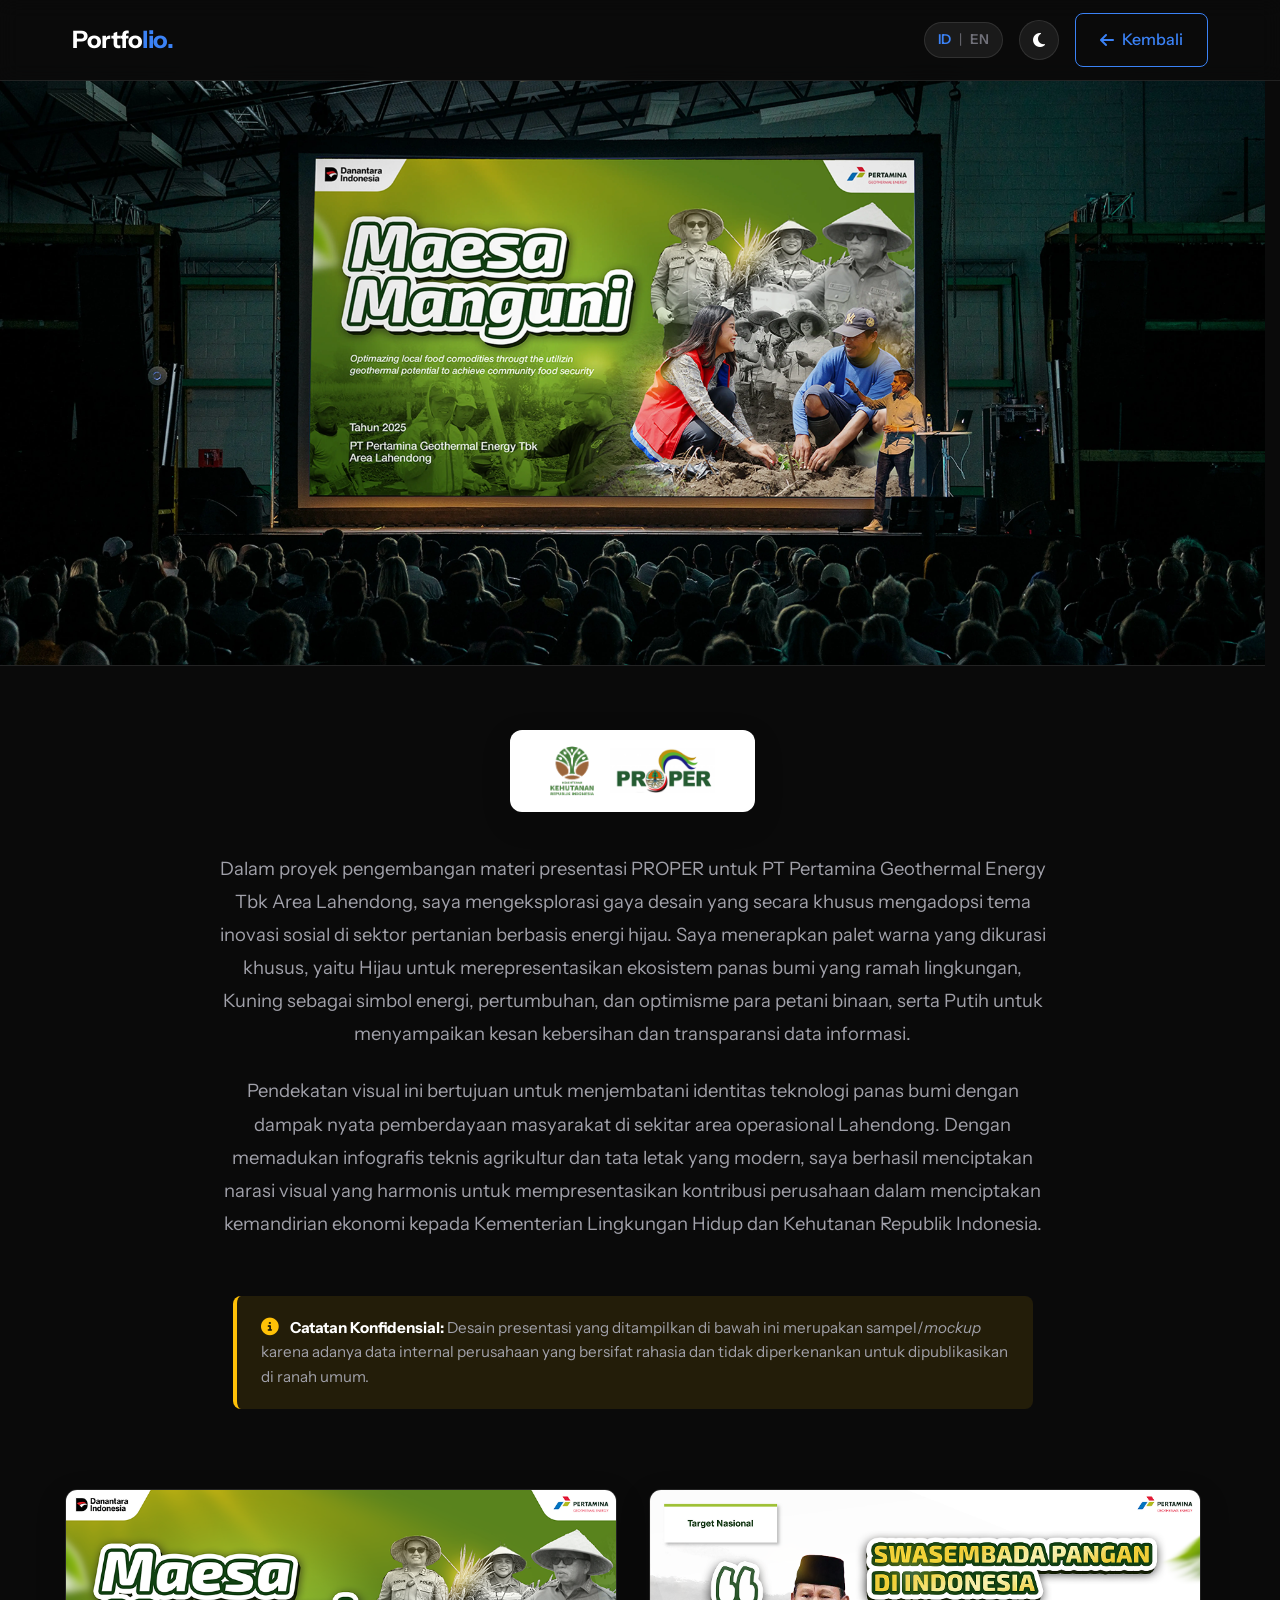
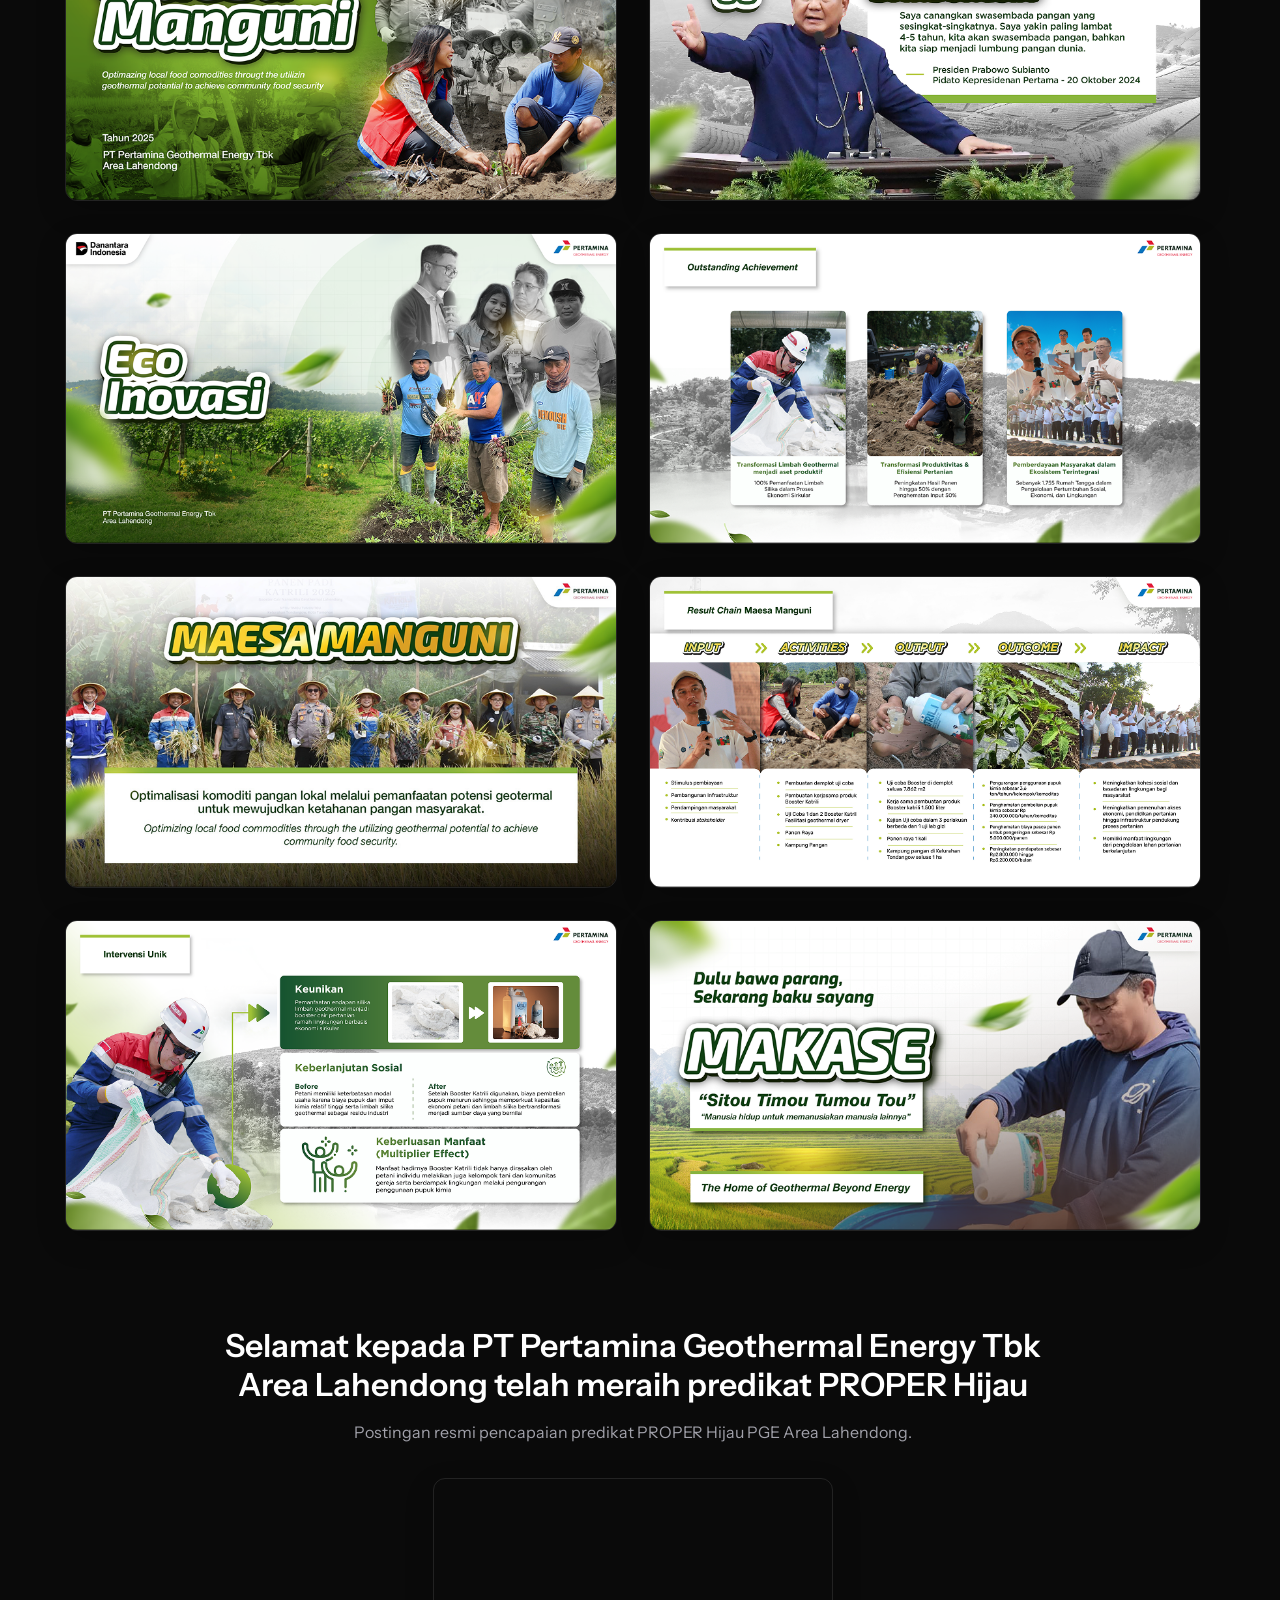
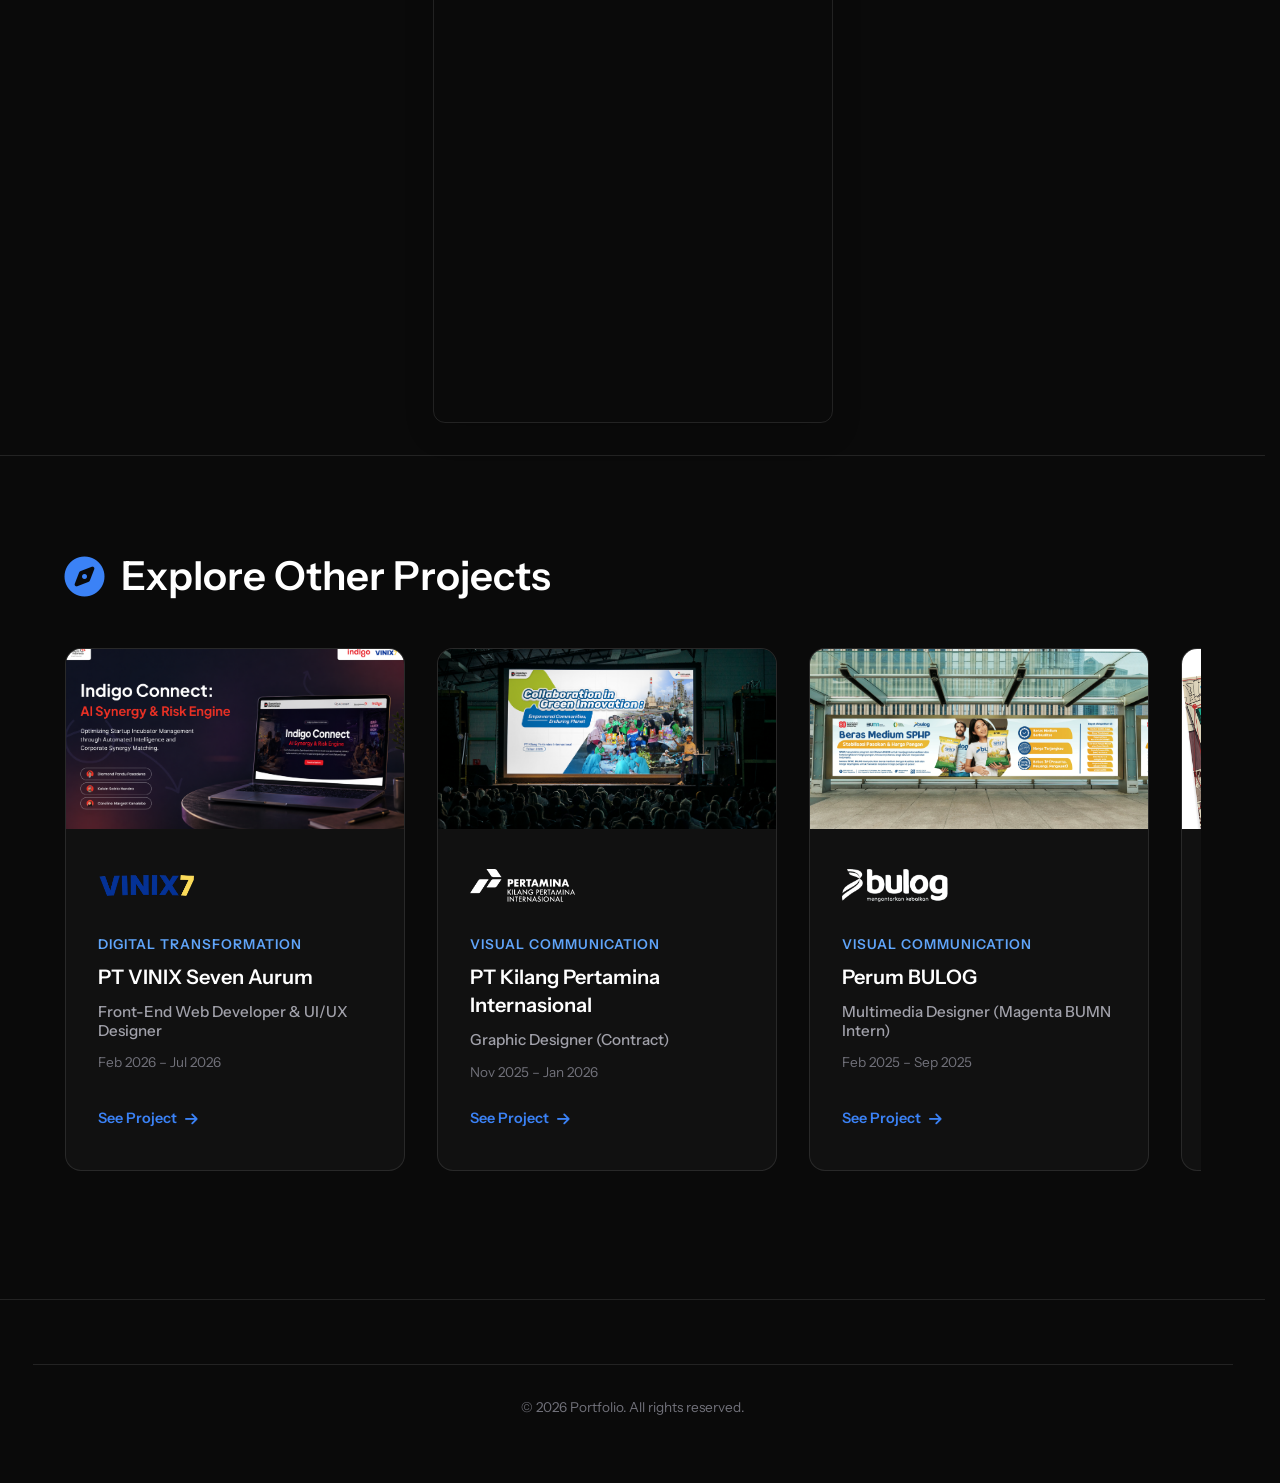
<file: pages/portfolio-pertamina-geothermal-en.html>
<!DOCTYPE html>
<html lang="en">

<head>
    <meta charset="UTF-8">
    <meta name="viewport" content="width=device-width, initial-scale=1.0">
    <title>PT Pertamina Geothermal Energy Portfolio | Digital Transformation Designer</title>
    <link rel="preconnect" href="https://fonts.googleapis.com">
    <link rel="preconnect" href="https://fonts.gstatic.com" crossorigin>
    <link
        href="https://fonts.googleapis.com/css2?family=Outfit:wght@300;400;500;600;700&family=Plus+Jakarta+Sans:wght@400;500;600;700&family=Instrument+Sans:wght@400;500;600;700&display=swap"
        rel="stylesheet">
    <link rel="stylesheet" href="../style.css">
    <link rel="stylesheet" href="https://cdnjs.cloudflare.com/ajax/libs/font-awesome/6.4.0/css/all.min.css">
    <style>
        .portfolio-detail {
            padding-top: 80px;
            padding-bottom: 0;
        }

        .hero-banner {
            width: 100%;
            margin-bottom: 4rem;
            position: relative;
        }

        .hero-banner img {
            width: 100%;
            display: block;
            object-fit: cover;
            border-bottom: 1px solid var(--border-color);
        }

        .project-overview {
            text-align: center;
            max-width: 900px;
            margin: 0 auto 5rem auto;
            padding: 0 2rem;
        }

        .proper-badge {
            display: inline-flex;
            background: #ffffff;
            padding: 1rem 2.5rem;
            border-radius: 12px;
            margin-bottom: 2.5rem;
            box-shadow: 0 10px 30px rgba(0, 0, 0, 0.15);
            align-items: center;
            justify-content: center;
            gap: 1rem;
        }

        .proper-badge img {
            height: 45px;
            width: auto;
            object-fit: contain;
        }

        .overview-text {
            font-size: 1.15rem;
            line-height: 1.8;
            color: var(--text-secondary);
            text-align: center;
            margin-bottom: 1.5rem;
        }

        .presentation-grid {
            display: grid;
            grid-template-columns: repeat(2, 1fr);
            gap: 2rem;
            margin-bottom: 6rem;
            padding: 0 2rem;
            max-width: 1200px;
            margin-left: auto;
            margin-right: auto;
        }

        .presentation-item {
            border-radius: 12px;
            overflow: hidden;
            box-shadow: 0 10px 30px rgba(0, 0, 0, 0.2);
            transition: var(--transition-normal);
            border: 1px solid var(--border-color);
        }

        .presentation-item:hover {
            transform: translateY(-5px);
            border-color: var(--accent-primary);
            box-shadow: 0 15px 40px var(--accent-glow);
        }

        .presentation-item img {
            width: 100%;
            height: auto;
            display: block;
        }

        @media (max-width: 992px) {
            .presentation-grid {
                grid-template-columns: 1fr;
                gap: 1.5rem;
            }

            .project-overview {
                margin-bottom: 3rem;
            }
        }
    </style>
</head>

<body class="portfolio-page">
    <nav class="navbar">
        <div class="container nav-container">
            <a href="../index.html" class="logo">Portfo<span>lio.</span></a>
            <div style="display: flex; gap: 1rem; align-items: center;">
                <div class="nav-actions"
                    style="position: static; flex-direction: row; display: flex; gap: 1rem; align-items: center;">
                    <div id="lang-switch" class="lang-switch">
                        <span id="lang-id">ID</span>
                        <span class="lang-divider">|</span>
                        <span id="lang-en" class="active">EN</span>
                    </div>
                    <div id="theme-toggle" class="theme-toggle">
                        <i class="fas fa-moon"></i>
                    </div>
                </div>
                <a href="../index.html" class="btn-primary-outline"><i class="fas fa-arrow-left"></i> Back</a>
            </div>
        </div>
    </nav>

    <section class="portfolio-detail">
        <!-- 1. Full Width Hero Banner (No Gap) -->
        <div class="hero-banner">
            <img src="../assets/pt pge/hero section.webp" alt="PGE Project Hero Exhibition">
        </div>

        <!-- 2. Centered Overview & PROPER Logo -->
        <div class="project-overview">
            <div class="proper-badge">
                <img src="../assets/pt pge/Logo_Kementerian_Kehutanan_RI_(2024) 1.png" alt="Kementerian Kehutanan Logo"
                    style="height: 50px;">
                <img src="../assets/pt kpi/logo proper.png" alt="PROPER Logo">
            </div>
            <p class="overview-text">In developing the PROPER presentation materials for PT Pertamina Geothermal Energy Tbk Lahendong Area, I explored a design style that specifically adopts the theme of social innovation in the green energy-based agricultural sector. I applied a curated color palette: Green to represent the eco-friendly geothermal ecosystem, Yellow as a symbol of energy, growth, and optimism for the fostered farmers, and White to convey cleanliness and data transparency.</p>
            <p class="overview-text">This visual approach aims to bridge geothermal technology's identity with the tangible impact of community empowerment around the Lahendong operational area. By blending technical agricultural infographics and modern layouts, I successfully created a harmonious visual narrative to present the company's contribution in generating economic independence to the Ministry of Environment and Forestry of the Republic of Indonesia.</p>

            <div class="proper-disclaimer"
                style="background: rgba(255, 193, 7, 0.1); border-left: 4px solid #ffc107; padding: 1.25rem 1.5rem; text-align: left; border-radius: 8px; margin-top: 2rem; display: inline-block; max-width: 800px;">
                <p style="margin: 0; font-size: 0.95rem; color: var(--text-secondary); line-height: 1.6;"><i
                        class="fas fa-info-circle" style="color: #ffc107; margin-right: 0.5rem; font-size: 1.1rem;"></i>
                    <strong style="color: var(--text-primary);">Confidential Note:</strong> The presentation designs displayed below are samples/mockups due to confidential company internal data that is not allowed to be published in the public domain.</p>
            </div>
        </div>

        <!-- 3. Presentation Slides Grid (2 Columns, 8 Slides) -->
        <div class="presentation-grid">
            <div class="presentation-item">
                <img src="../assets/pt pge/1.png" alt="PGE Presentation Slide 1">
            </div>
            <div class="presentation-item">
                <img src="../assets/pt pge/2.png" alt="PGE Presentation Slide 2">
            </div>
            <div class="presentation-item">
                <img src="../assets/pt pge/3.png" alt="PGE Presentation Slide 3">
            </div>
            <div class="presentation-item">
                <img src="../assets/pt pge/4.png" alt="PGE Presentation Slide 4">
            </div>
            <div class="presentation-item">
                <img src="../assets/pt pge/5.png" alt="PGE Presentation Slide 5">
            </div>
            <div class="presentation-item">
                <img src="../assets/pt pge/6.png" alt="PGE Presentation Slide 6">
            </div>
            <div class="presentation-item">
                <img src="../assets/pt pge/7.png" alt="PGE Presentation Slide 7">
            </div>
            <div class="presentation-item">
                <img src="../assets/pt pge/8.png" alt="PGE Presentation Slide 8">
            </div>
        </div>

        <!-- 4. Instagram Embed -->
        <div class="project-overview" style="margin-top: 6rem; margin-bottom: 2rem;">
            <h3 style="font-size: 2rem; margin-bottom: 1rem; color: var(--text-primary);">Congratulations to PT Pertamina Geothermal Energy Tbk Lahendong Area for earning the Green PROPER rating</h3>
            <p style="color: var(--text-secondary); margin-bottom: 2rem;">Official post of PGE Lahendong Area Green PROPER rating achievement.</p>
            <div style="display: flex; justify-content: center; gap: 2rem; flex-wrap: wrap;">
                <div
                    style="width: 400px; height: 545px; overflow: hidden; border-radius: 12px; border: 1px solid var(--border-color); box-shadow: 0 10px 30px rgba(0,0,0,0.15); max-width: 100%; position: relative;">
                    <iframe src="https://www.instagram.com/p/DW7rnbODy5Y/embed" width="400" height="580" frameborder="0"
                        scrolling="no" allowtransparency="true"
                        style="max-width: 100%; position: absolute; left: 0; top: 0;"></iframe>
                </div>
            </div>
        </div>
    </section>

    <!-- Other Projects Exploration -->
    <section class="other-projects">
        <div class="container">
            <h2 class="other-projects-title"><i class="fas fa-compass" style="color: var(--accent-primary);"></i> Explore Other Projects</h2>
            <div class="other-projects-grid">
                <!-- VINIX -->
                <a href="portfolio-vinix.html" class="other-project-card">
                    <div class="card-thumb">
                        <img src="../assets/vinix7/indigo.png" alt="VINIX Project">
                    </div>
                    <div class="card-body">
                        <div class="other-project-logo">
                            <img src="../assets/img/vinix.png" class="logo-light">
                            <img src="../assets/img/vinix.png" class="logo-dark">
                        </div>
                        <div class="other-project-content">
                            <span class="category">Digital Transformation</span>
                            <h3>PT VINIX Seven Aurum</h3>
                            <h4 class="project-role">Front-End Web Developer & UI/UX Designer</h4>
                            <p class="project-date">Feb 2026 – Jul 2026</p>
                            <div class="view-project-link">See Project <i class="fas fa-arrow-right"></i></div>
                        </div>
                    </div>
                </a>
                <!-- KPI -->
                <a href="portfolio-pertamina-internasional.html" class="other-project-card">
                    <div class="card-thumb">
                        <img src="../assets/pt kpi/hero section.png" alt="KPI Project">
                    </div>
                    <div class="card-body">
                        <div class="other-project-logo">
                            <img src="../assets/img/PT Kilang Pertamina Internasional.svg" class="logo-light">
                            <img src="../assets/img/PT Kilang Pertamina Internasional Putih.png" class="logo-dark">
                        </div>
                        <div class="other-project-content">
                            <span class="category">Visual Communication</span>
                            <h3>PT Kilang Pertamina Internasional</h3>
                            <h4 class="project-role">Graphic Designer (Contract)</h4>
                            <p class="project-date">Nov 2025 – Jan 2026</p>
                            <div class="view-project-link">See Project <i class="fas fa-arrow-right"></i></div>
                        </div>
                    </div>
                </a>
                <!-- BULOG -->
                <a href="portfolio-bulog.html" class="other-project-card">
                    <div class="card-thumb">
                        <img src="../assets/bulog/banner-sphp.webp" alt="BULOG Project">
                    </div>
                    <div class="card-body">
                        <div class="other-project-logo">
                            <img src="../assets/img/bulog.png" class="logo-light">
                            <img src="../assets/img/BULOG Putih-8 1.png" class="logo-dark">
                        </div>
                        <div class="other-project-content">
                            <span class="category">Visual Communication</span>
                            <h3>Perum BULOG</h3>
                            <h4 class="project-role">Multimedia Designer (Magenta BUMN Intern)</h4>
                            <p class="project-date">Feb 2025 – Sep 2025</p>
                            <div class="view-project-link">See Project <i class="fas fa-arrow-right"></i></div>
                        </div>
                    </div>
                </a>
                <!-- BSKAP -->
        <a href="portfolio-bskap.html" class="other-project-card">
            <div class="card-thumb">
                <img src="../assets/bskap/komik 1.png" alt="BSKAP Project">
            </div>
            <div class="card-body">
                <div class="other-project-logo bskap-logo-wrapper">
                    <img src="../assets/img/Logo Kemendikbud.png" class="logo-light">
                    <img src="../assets/img/bskap putih.png" class="logo-dark">
                </div>
                <div class="other-project-content">
                    <span class="category">Visual Communication</span>
                    <h3>BSKAP Kemendikbudristek</h3>
                    <h4 class="project-role">Graphic Designer (MSIB Intern)</h4>
                    <p class="project-date">Sep 2024 – Des 2024</p>
                    <div class="view-project-link">See Project <i class="fas fa-arrow-right"></i></div>
                </div>
            </div>
        </a>
            </div></div>
    </section>

    <footer>
        <div class="container footer-bottom"
            style="text-align: center; padding: 2rem 0; background: var(--bg-primary);">
            <p>&copy; 2026 Portfolio. All rights reserved.</p>
        </div>
    </footer>

    <script>
        const savedTheme = localStorage.getItem('portfolio-theme') || 'dark';
        if (savedTheme === 'light') document.body.setAttribute('data-theme', 'light');
    </script>
    <script src="../script.js"></script>
</body>

</html>
</file>
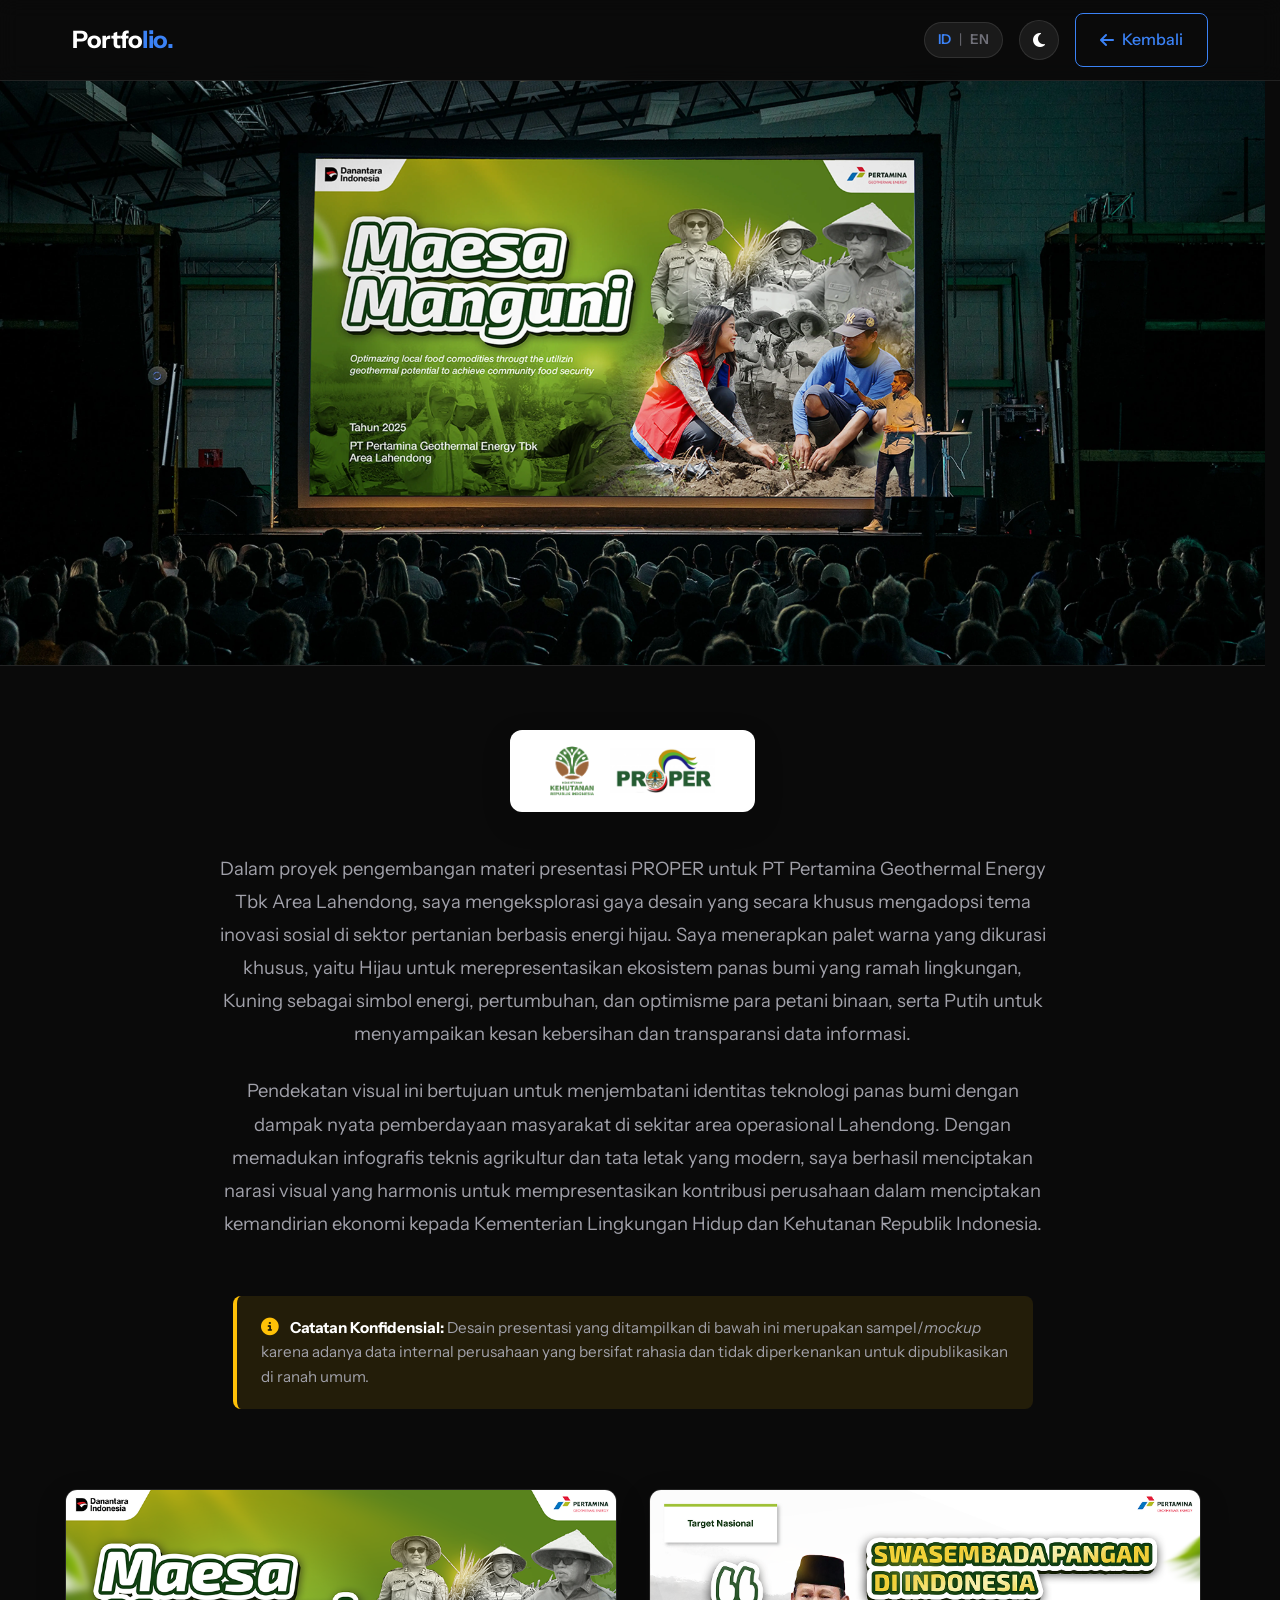
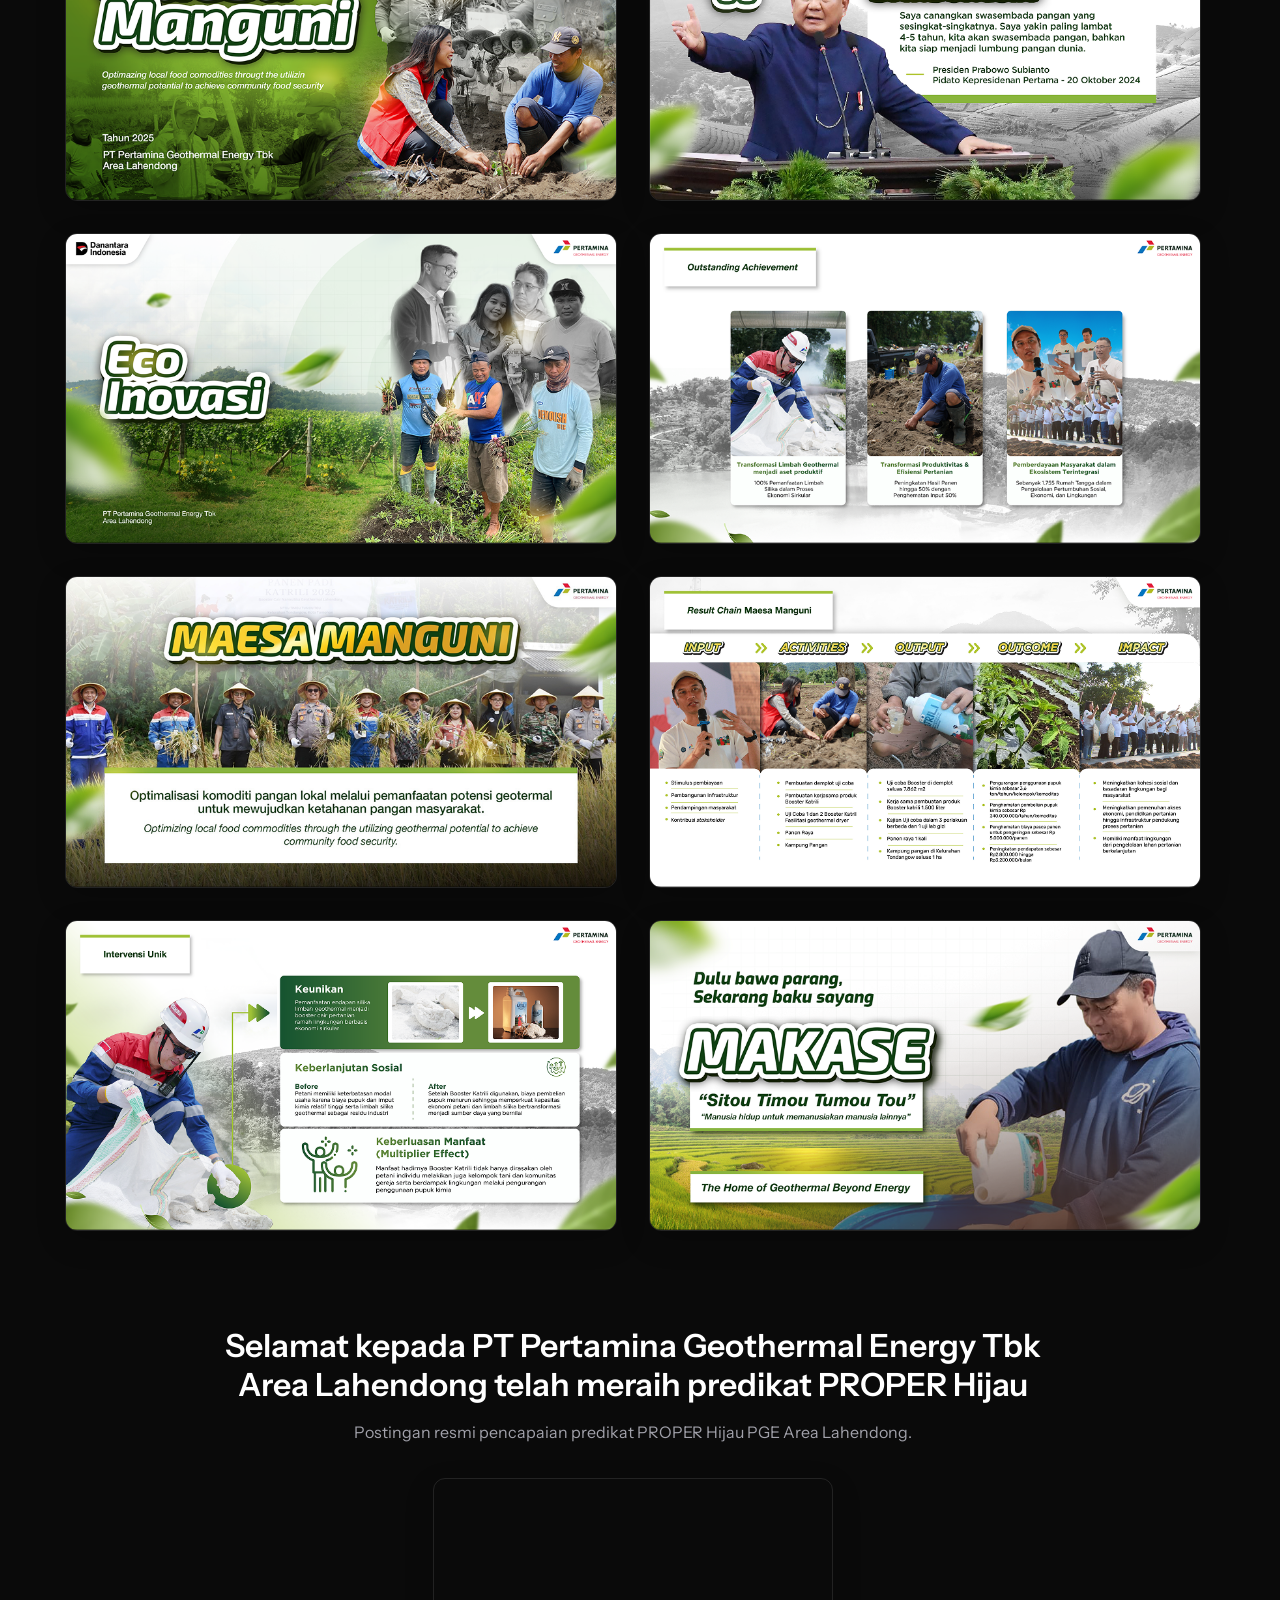
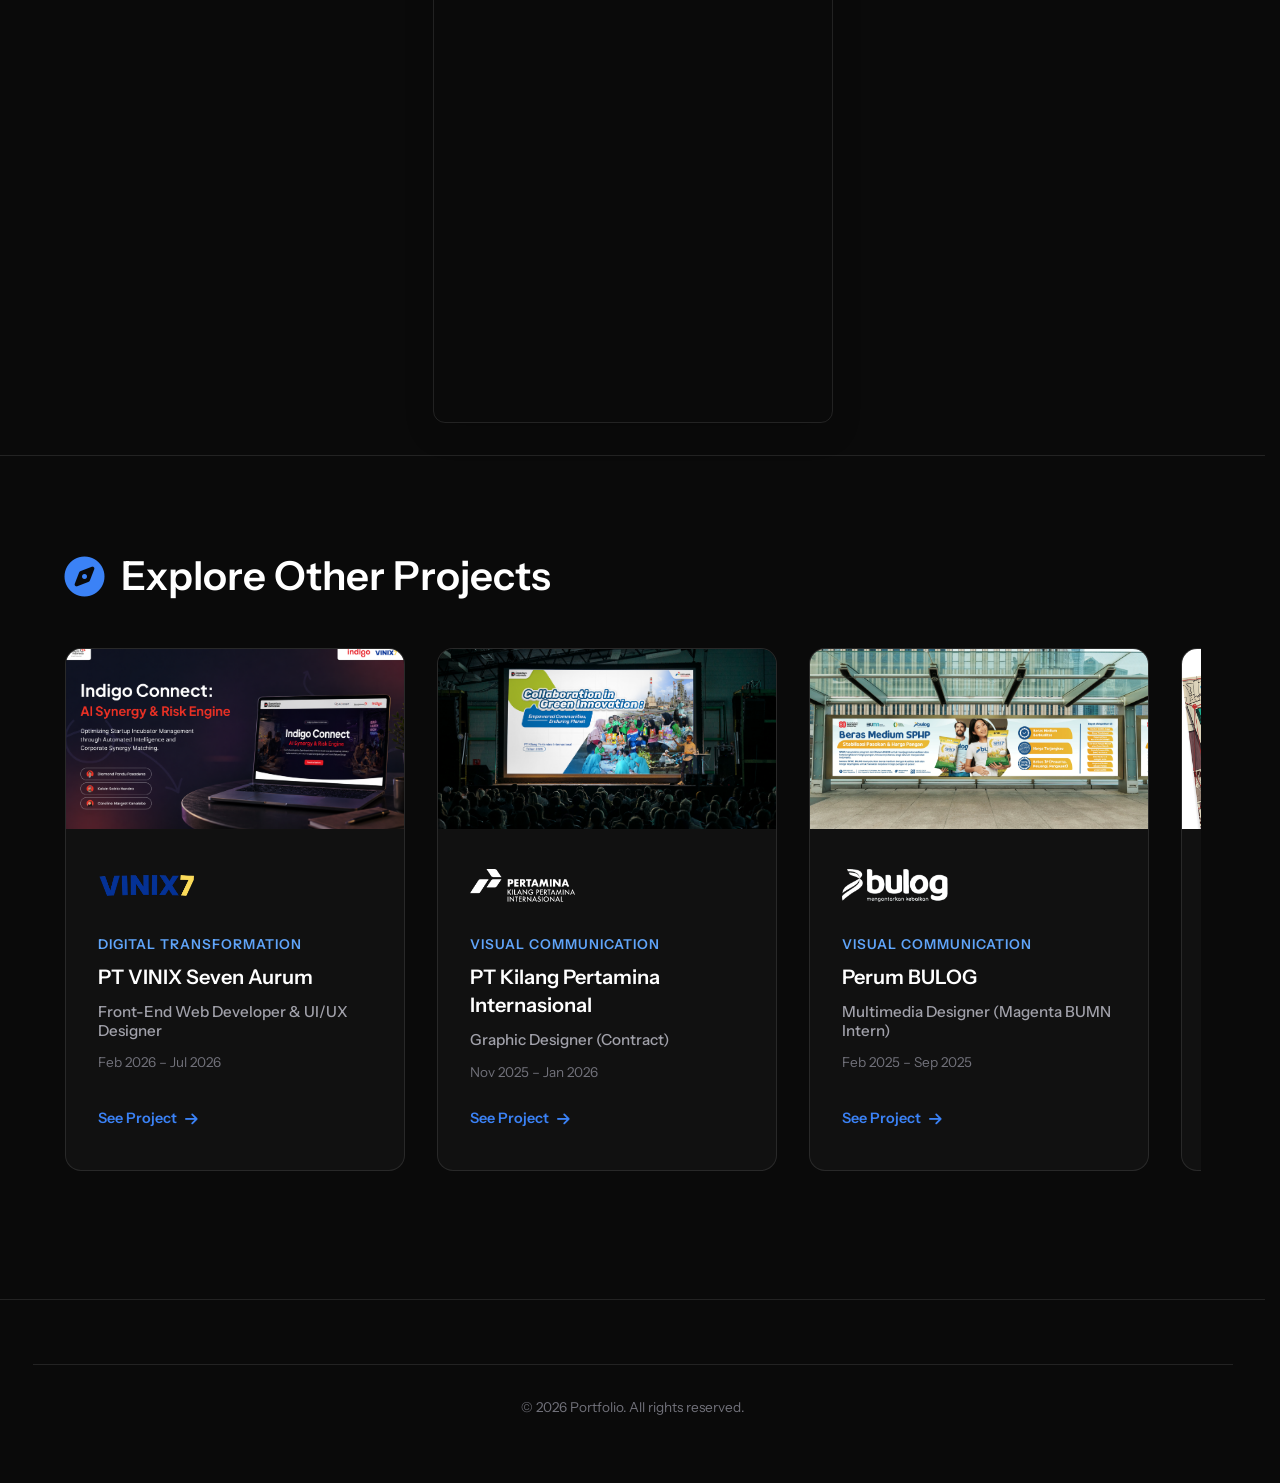
<file: pages/portfolio-pertamina-geothermal.html>
<!DOCTYPE html>
<html lang="id">

<head>
    <meta charset="UTF-8">
    <meta name="viewport" content="width=device-width, initial-scale=1.0">
    <title>PT Pertamina Geothermal Energy Portfolio | Digital Transformation Designer</title>
    <link rel="preconnect" href="https://fonts.googleapis.com">
    <link rel="preconnect" href="https://fonts.gstatic.com" crossorigin>
    <link
        href="https://fonts.googleapis.com/css2?family=Outfit:wght@300;400;500;600;700&family=Plus+Jakarta+Sans:wght@400;500;600;700&family=Instrument+Sans:wght@400;500;600;700&display=swap"
        rel="stylesheet">
    <link rel="stylesheet" href="../style.css">
    <link rel="stylesheet" href="https://cdnjs.cloudflare.com/ajax/libs/font-awesome/6.4.0/css/all.min.css">
    <style>
        .portfolio-detail {
            padding-top: 80px;
            padding-bottom: 0;
        }

        .hero-banner {
            width: 100%;
            margin-bottom: 4rem;
            position: relative;
        }

        .hero-banner img {
            width: 100%;
            display: block;
            object-fit: cover;
            border-bottom: 1px solid var(--border-color);
        }

        .project-overview {
            text-align: center;
            max-width: 900px;
            margin: 0 auto 5rem auto;
            padding: 0 2rem;
        }

        .proper-badge {
            display: inline-flex;
            background: #ffffff;
            padding: 1rem 2.5rem;
            border-radius: 12px;
            margin-bottom: 2.5rem;
            box-shadow: 0 10px 30px rgba(0, 0, 0, 0.15);
            align-items: center;
            justify-content: center;
            gap: 1rem;
        }

        .proper-badge img {
            height: 45px;
            width: auto;
            object-fit: contain;
        }

        .overview-text {
            font-size: 1.15rem;
            line-height: 1.8;
            color: var(--text-secondary);
            text-align: center;
            margin-bottom: 1.5rem;
        }

        .presentation-grid {
            display: grid;
            grid-template-columns: repeat(2, 1fr);
            gap: 2rem;
            margin-bottom: 6rem;
            padding: 0 2rem;
            max-width: 1200px;
            margin-left: auto;
            margin-right: auto;
        }

        .presentation-item {
            border-radius: 12px;
            overflow: hidden;
            box-shadow: 0 10px 30px rgba(0, 0, 0, 0.2);
            transition: var(--transition-normal);
            border: 1px solid var(--border-color);
        }

        .presentation-item:hover {
            transform: translateY(-5px);
            border-color: var(--accent-primary);
            box-shadow: 0 15px 40px var(--accent-glow);
        }

        .presentation-item img {
            width: 100%;
            height: auto;
            display: block;
        }

        @media (max-width: 992px) {
            .presentation-grid {
                grid-template-columns: 1fr;
                gap: 1.5rem;
            }

            .project-overview {
                margin-bottom: 3rem;
            }
        }
    </style>
</head>

<body class="portfolio-page">
    <nav class="navbar">
        <div class="container nav-container">
            <a href="../index.html" class="logo">Portfo<span>lio.</span></a>
            <div style="display: flex; gap: 1rem; align-items: center;">
                <div class="nav-actions"
                    style="position: static; flex-direction: row; display: flex; gap: 1rem; align-items: center;">
                    <div id="lang-switch" class="lang-switch">
                        <span id="lang-id" class="active">ID</span>
                        <span class="lang-divider">|</span>
                        <span id="lang-en">EN</span>
                    </div>
                    <div id="theme-toggle" class="theme-toggle">
                        <i class="fas fa-moon"></i>
                    </div>
                </div>
                <a href="../index.html" class="btn-primary-outline"><i class="fas fa-arrow-left"></i> Kembali</a>
            </div>
        </div>
    </nav>

    <section class="portfolio-detail">
        <!-- 1. Full Width Hero Banner (No Gap) -->
        <div class="hero-banner">
            <img src="../assets/pt pge/hero section.webp" alt="PGE Project Hero Exhibition">
        </div>

        <!-- 2. Centered Overview & PROPER Logo -->
        <div class="project-overview">
            <div class="proper-badge">
                <img src="../assets/pt pge/Logo_Kementerian_Kehutanan_RI_(2024) 1.png" alt="Kementerian Kehutanan Logo"
                    style="height: 50px;">
                <img src="../assets/pt kpi/logo proper.png" alt="PROPER Logo">
            </div>
            <p class="overview-text">Dalam proyek pengembangan materi presentasi PROPER untuk PT Pertamina Geothermal
                Energy Tbk Area Lahendong, saya mengeksplorasi gaya desain yang secara khusus mengadopsi tema inovasi
                sosial di sektor pertanian berbasis energi hijau. Saya menerapkan palet warna yang dikurasi khusus,
                yaitu Hijau untuk merepresentasikan ekosistem panas bumi yang ramah lingkungan, Kuning sebagai simbol
                energi, pertumbuhan, dan optimisme para petani binaan, serta Putih untuk menyampaikan kesan kebersihan
                dan transparansi data informasi.</p>
            <p class="overview-text">Pendekatan visual ini bertujuan untuk menjembatani identitas teknologi panas bumi
                dengan dampak nyata pemberdayaan masyarakat di sekitar area operasional Lahendong. Dengan memadukan
                infografis teknis agrikultur dan tata letak yang modern, saya berhasil menciptakan narasi visual yang
                harmonis untuk mempresentasikan kontribusi perusahaan dalam menciptakan kemandirian ekonomi kepada
                Kementerian Lingkungan Hidup dan Kehutanan Republik Indonesia.</p>

            <div class="proper-disclaimer"
                style="background: rgba(255, 193, 7, 0.1); border-left: 4px solid #ffc107; padding: 1.25rem 1.5rem; text-align: left; border-radius: 8px; margin-top: 2rem; display: inline-block; max-width: 800px;">
                <p style="margin: 0; font-size: 0.95rem; color: var(--text-secondary); line-height: 1.6;"><i
                        class="fas fa-info-circle" style="color: #ffc107; margin-right: 0.5rem; font-size: 1.1rem;"></i>
                    <strong style="color: var(--text-primary);">Catatan Konfidensial:</strong> Desain presentasi yang
                    ditampilkan di bawah ini merupakan sampel/<em>mockup</em> karena adanya data internal perusahaan
                    yang bersifat rahasia dan tidak diperkenankan untuk dipublikasikan di ranah umum.</p>
            </div>
        </div>

        <!-- 3. Presentation Slides Grid (2 Columns, 8 Slides) -->
        <div class="presentation-grid">
            <div class="presentation-item">
                <img src="../assets/pt pge/1.png" alt="PGE Presentation Slide 1">
            </div>
            <div class="presentation-item">
                <img src="../assets/pt pge/2.png" alt="PGE Presentation Slide 2">
            </div>
            <div class="presentation-item">
                <img src="../assets/pt pge/3.png" alt="PGE Presentation Slide 3">
            </div>
            <div class="presentation-item">
                <img src="../assets/pt pge/4.png" alt="PGE Presentation Slide 4">
            </div>
            <div class="presentation-item">
                <img src="../assets/pt pge/5.png" alt="PGE Presentation Slide 5">
            </div>
            <div class="presentation-item">
                <img src="../assets/pt pge/6.png" alt="PGE Presentation Slide 6">
            </div>
            <div class="presentation-item">
                <img src="../assets/pt pge/7.png" alt="PGE Presentation Slide 7">
            </div>
            <div class="presentation-item">
                <img src="../assets/pt pge/8.png" alt="PGE Presentation Slide 8">
            </div>
        </div>

        <!-- 4. Instagram Embed -->
        <div class="project-overview" style="margin-top: 6rem; margin-bottom: 2rem;">
            <h3 style="font-size: 2rem; margin-bottom: 1rem; color: var(--text-primary);">Selamat kepada PT Pertamina
                Geothermal Energy Tbk Area Lahendong telah meraih predikat PROPER Hijau</h3>
            <p style="color: var(--text-secondary); margin-bottom: 2rem;">Postingan resmi pencapaian predikat PROPER
                Hijau PGE Area Lahendong.</p>
            <div style="display: flex; justify-content: center; gap: 2rem; flex-wrap: wrap;">
                <div
                    style="width: 400px; height: 545px; overflow: hidden; border-radius: 12px; border: 1px solid var(--border-color); box-shadow: 0 10px 30px rgba(0,0,0,0.15); max-width: 100%; position: relative;">
                    <iframe src="https://www.instagram.com/p/DW7rnbODy5Y/embed" width="400" height="580" frameborder="0"
                        scrolling="no" allowtransparency="true"
                        style="max-width: 100%; position: absolute; left: 0; top: 0;"></iframe>
                </div>
            </div>
        </div>
    </section>

    <!-- Other Projects Exploration -->
    <section class="other-projects">
        <div class="container">
            <h2 class="other-projects-title"><i class="fas fa-compass" style="color: var(--accent-primary);"></i> Explore Other Projects</h2>
            <div class="other-projects-grid">
                <!-- VINIX -->
                <a href="portfolio-vinix.html" class="other-project-card">
                    <div class="card-thumb">
                        <img src="../assets/vinix7/indigo.png" alt="VINIX Project">
                    </div>
                    <div class="card-body">
                        <div class="other-project-logo">
                            <img src="../assets/img/vinix.png" class="logo-light">
                            <img src="../assets/img/vinix.png" class="logo-dark">
                        </div>
                        <div class="other-project-content">
                            <span class="category">Digital Transformation</span>
                            <h3>PT VINIX Seven Aurum</h3>
                            <h4 class="project-role">Front-End Web Developer & UI/UX Designer</h4>
                            <p class="project-date">Feb 2026 – Jul 2026</p>
                            <div class="view-project-link">See Project <i class="fas fa-arrow-right"></i></div>
                        </div>
                    </div>
                </a>
                <!-- KPI -->
                <a href="portfolio-pertamina-internasional.html" class="other-project-card">
                    <div class="card-thumb">
                        <img src="../assets/pt kpi/hero section.png" alt="KPI Project">
                    </div>
                    <div class="card-body">
                        <div class="other-project-logo">
                            <img src="../assets/img/PT Kilang Pertamina Internasional.svg" class="logo-light">
                            <img src="../assets/img/PT Kilang Pertamina Internasional Putih.png" class="logo-dark">
                        </div>
                        <div class="other-project-content">
                            <span class="category">Visual Communication</span>
                            <h3>PT Kilang Pertamina Internasional</h3>
                            <h4 class="project-role">Graphic Designer (Contract)</h4>
                            <p class="project-date">Nov 2025 – Jan 2026</p>
                            <div class="view-project-link">See Project <i class="fas fa-arrow-right"></i></div>
                        </div>
                    </div>
                </a>
                <!-- BULOG -->
                <a href="portfolio-bulog.html" class="other-project-card">
                    <div class="card-thumb">
                        <img src="../assets/bulog/banner-sphp.webp" alt="BULOG Project">
                    </div>
                    <div class="card-body">
                        <div class="other-project-logo">
                            <img src="../assets/img/bulog.png" class="logo-light">
                            <img src="../assets/img/BULOG Putih-8 1.png" class="logo-dark">
                        </div>
                        <div class="other-project-content">
                            <span class="category">Visual Communication</span>
                            <h3>Perum BULOG</h3>
                            <h4 class="project-role">Multimedia Designer (Magenta BUMN Intern)</h4>
                            <p class="project-date">Feb 2025 – Sep 2025</p>
                            <div class="view-project-link">See Project <i class="fas fa-arrow-right"></i></div>
                        </div>
                    </div>
                </a>
                <!-- BSKAP -->
        <a href="portfolio-bskap.html" class="other-project-card">
            <div class="card-thumb">
                <img src="../assets/bskap/komik 1.png" alt="BSKAP Project">
            </div>
            <div class="card-body">
                <div class="other-project-logo bskap-logo-wrapper">
                    <img src="../assets/img/Logo Kemendikbud.png" class="logo-light">
                    <img src="../assets/img/bskap putih.png" class="logo-dark">
                </div>
                <div class="other-project-content">
                    <span class="category">Visual Communication</span>
                    <h3>BSKAP Kemendikbudristek</h3>
                    <h4 class="project-role">Graphic Designer (MSIB Intern)</h4>
                    <p class="project-date">Sep 2024 – Des 2024</p>
                    <div class="view-project-link">See Project <i class="fas fa-arrow-right"></i></div>
                </div>
            </div>
        </a>
            </div></div>
    </section>

    <footer>
        <div class="container footer-bottom"
            style="text-align: center; padding: 2rem 0; background: var(--bg-primary);">
            <p>&copy; 2026 Portfolio. All rights reserved.</p>
        </div>
    </footer>

    <script>
        const savedTheme = localStorage.getItem('portfolio-theme') || 'dark';
        if (savedTheme === 'light') document.body.setAttribute('data-theme', 'light');
    </script>
    <script src="../script.js"></script>
</body>

</html>
</file>
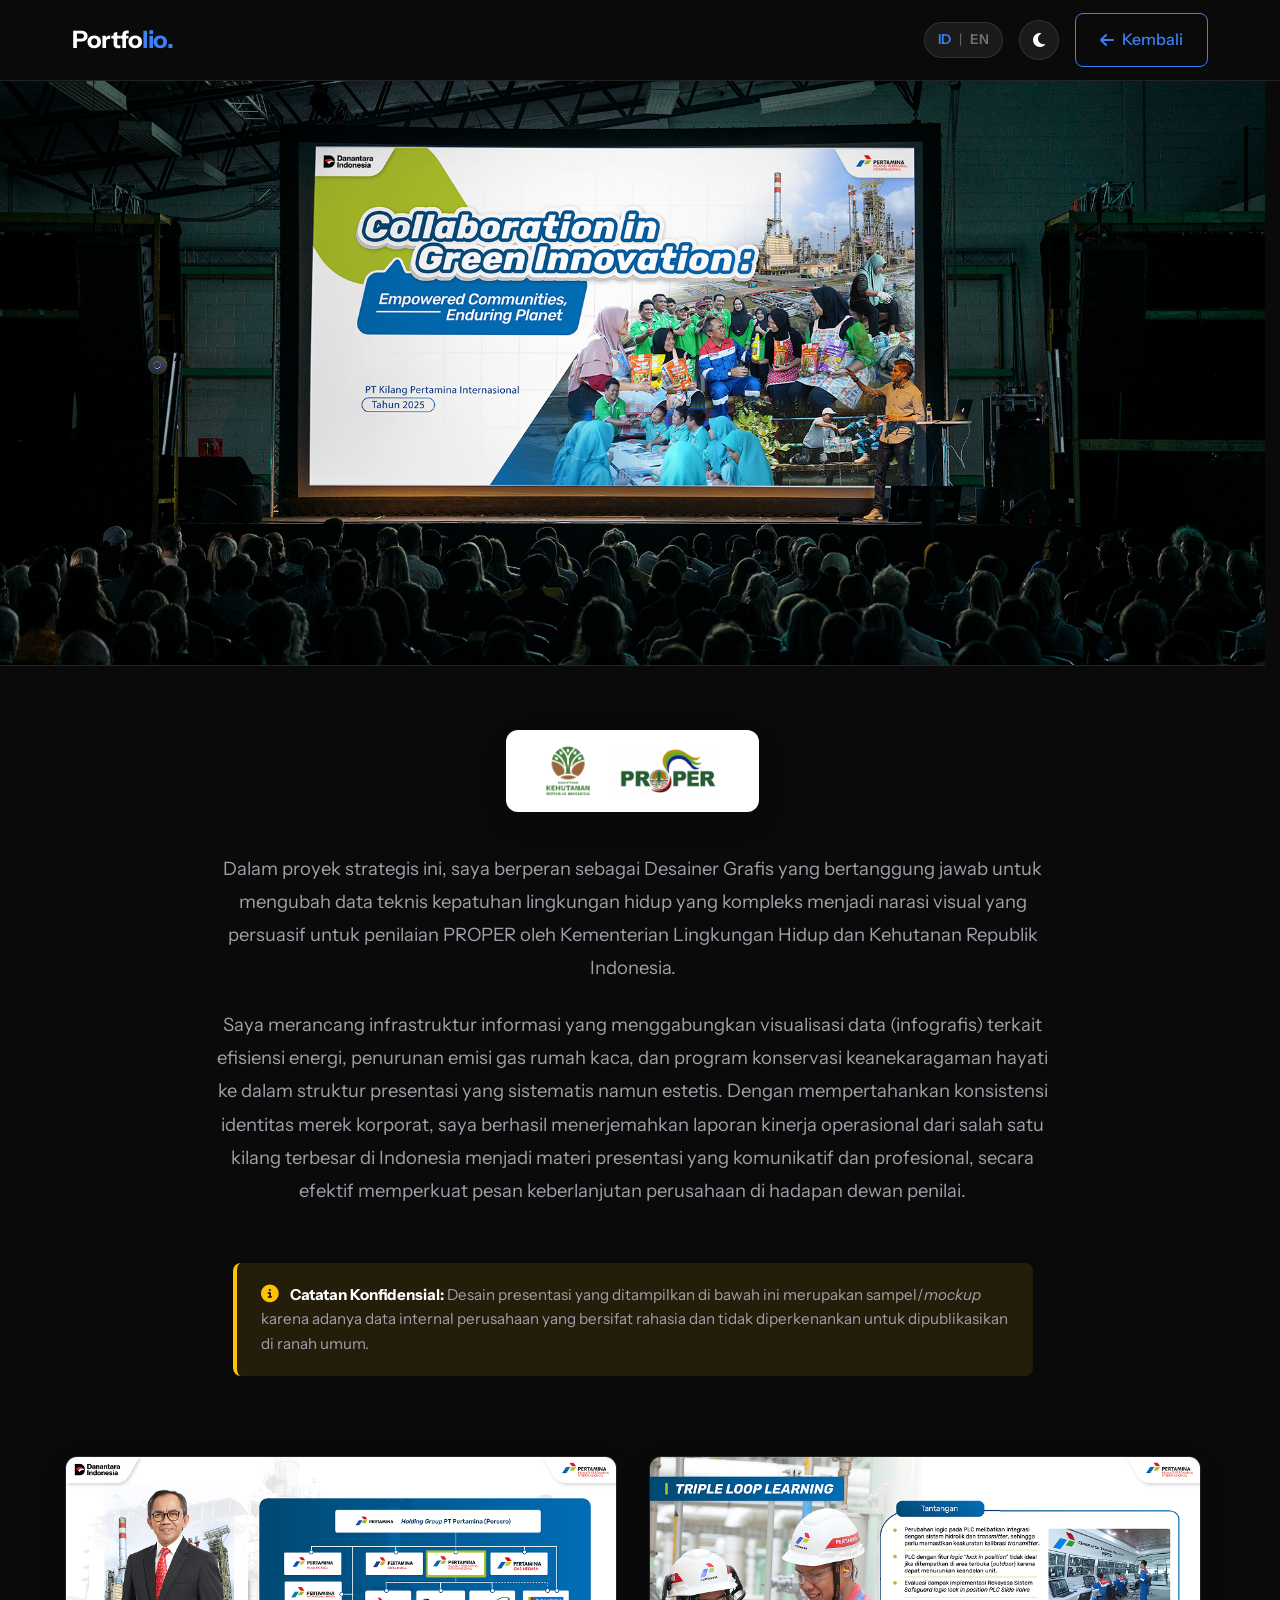
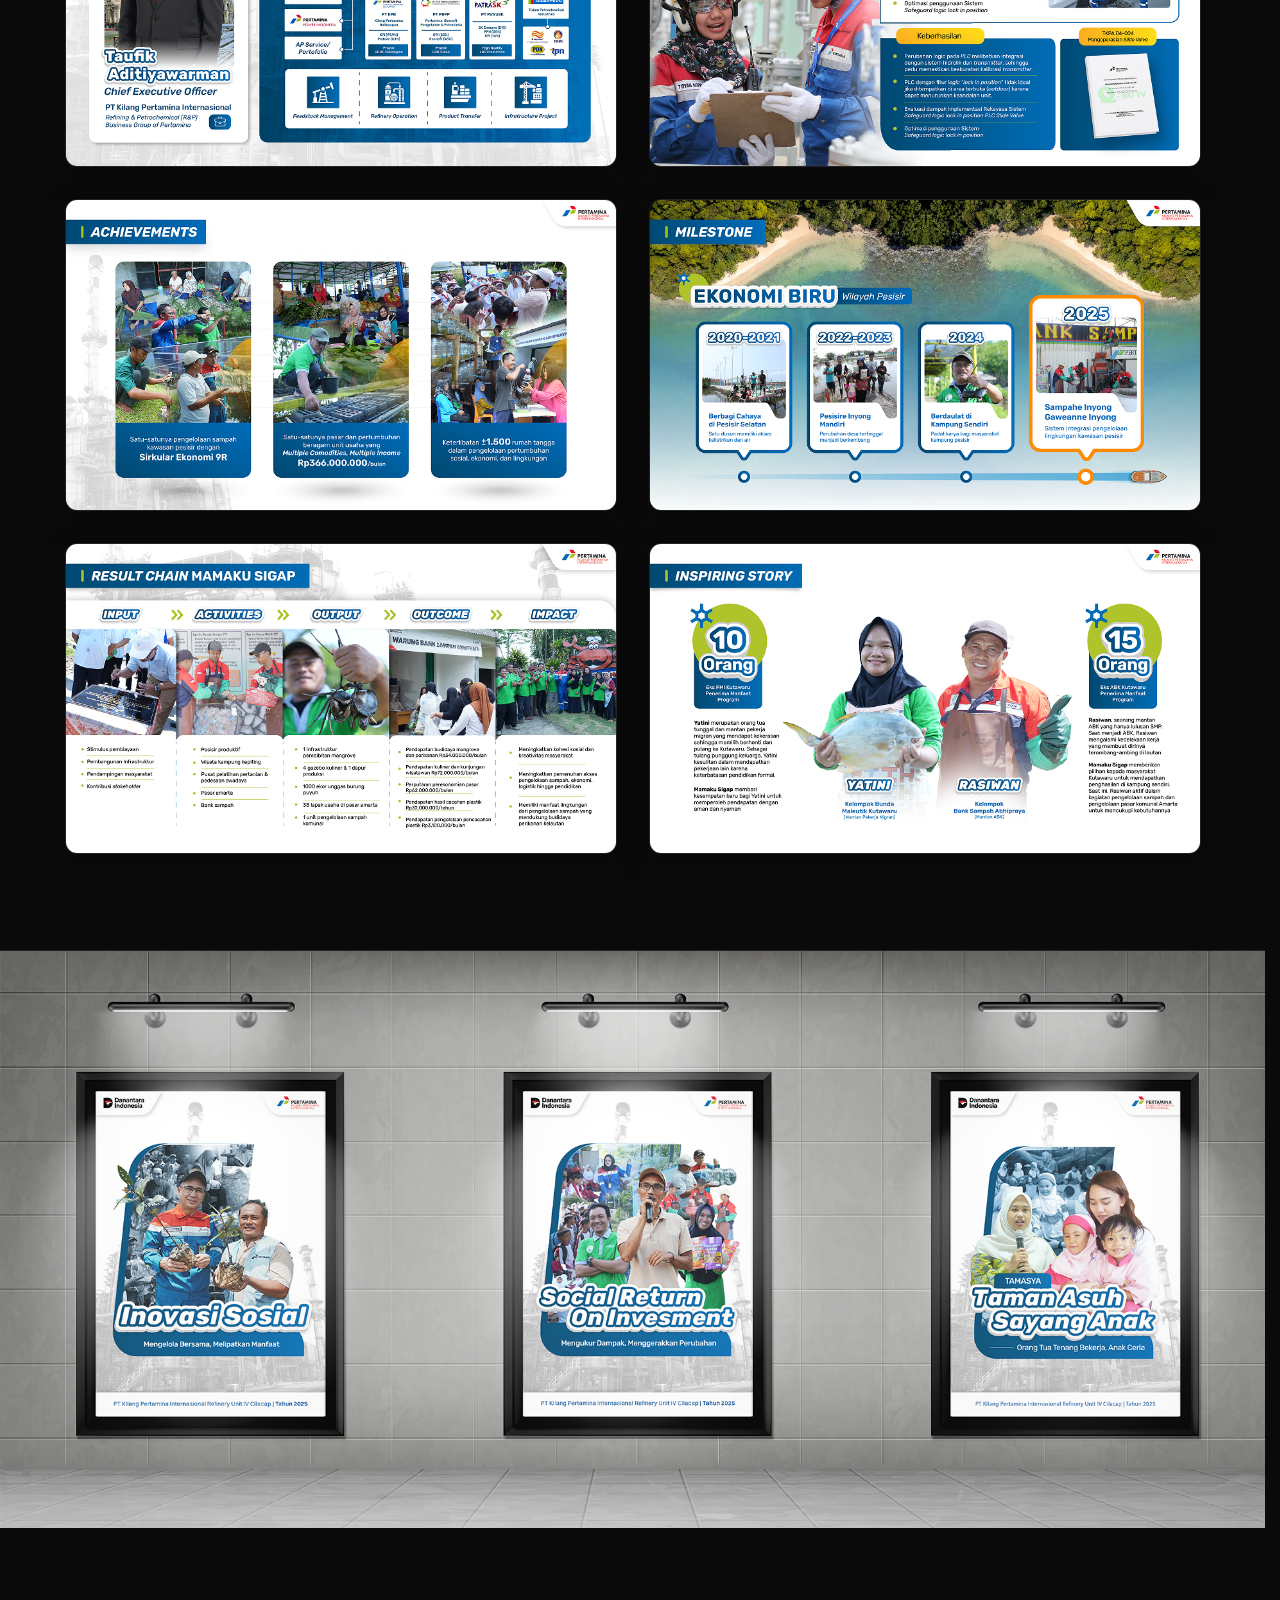
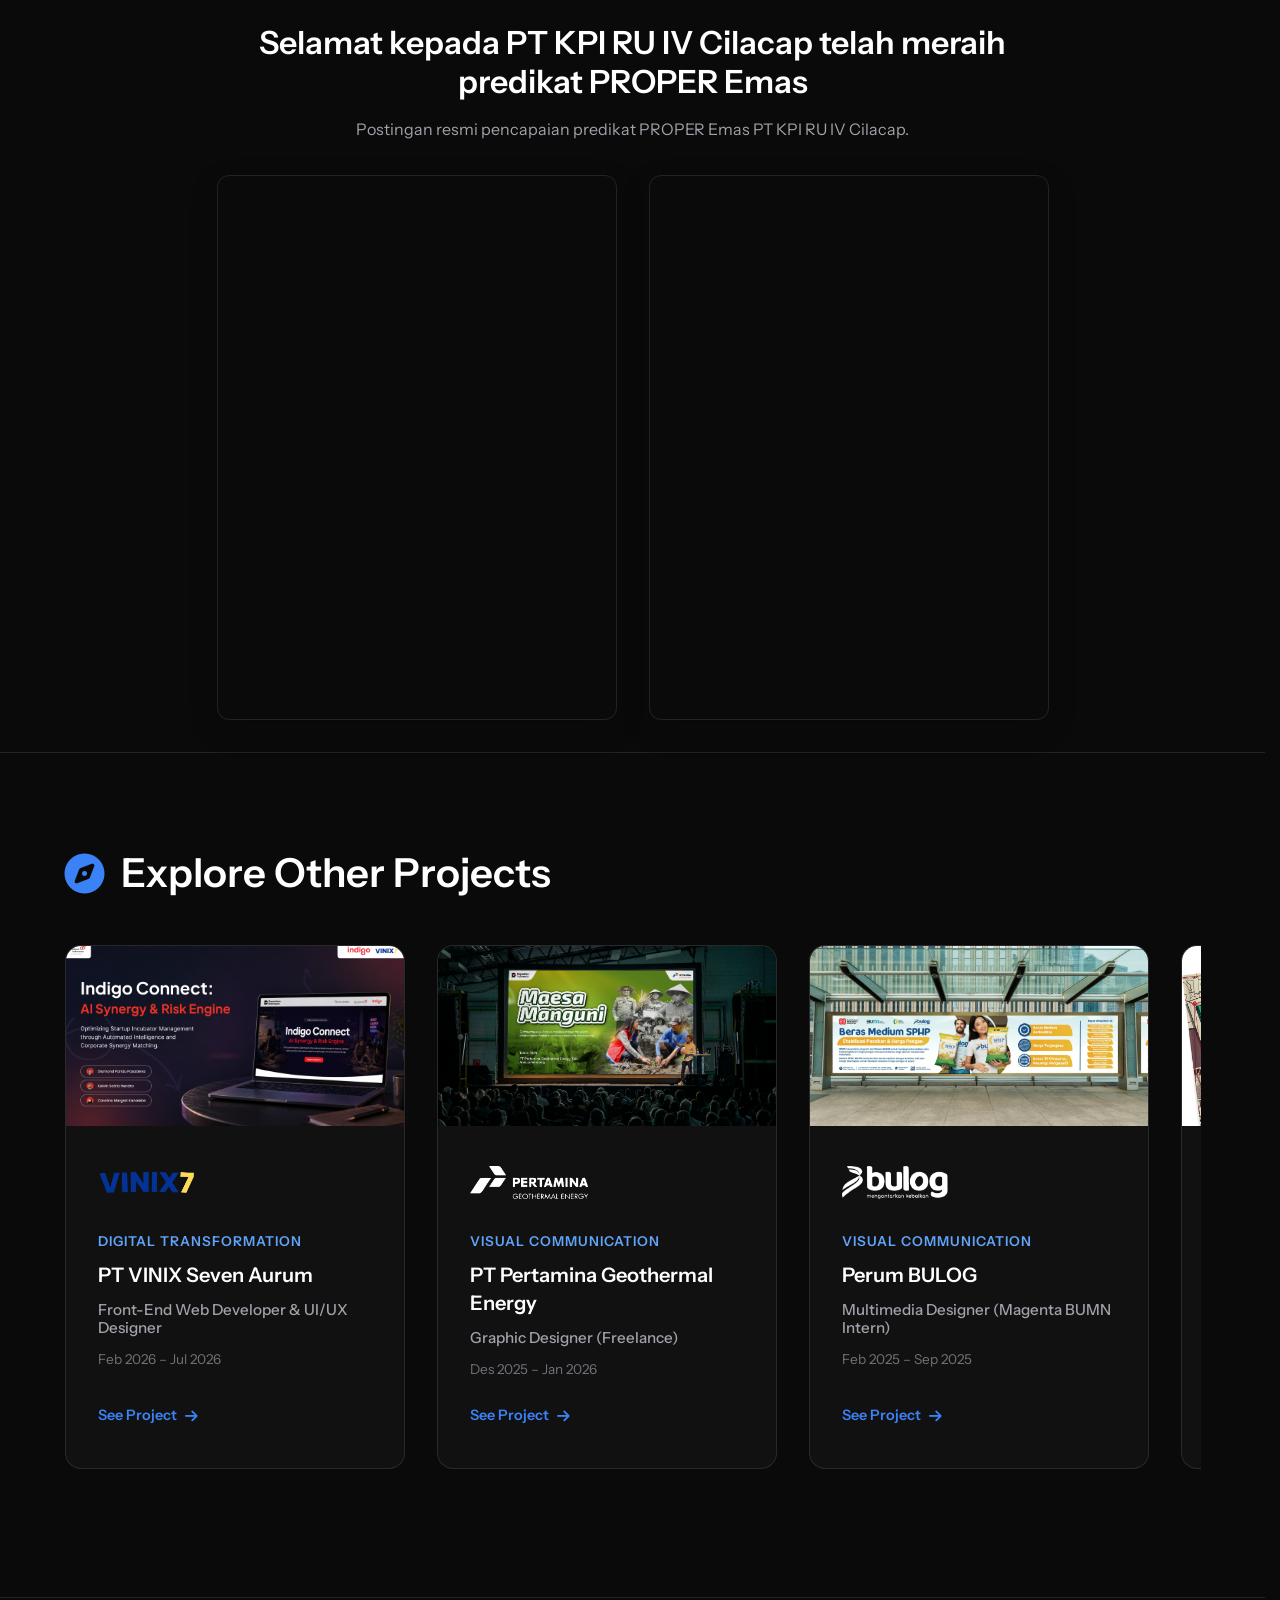
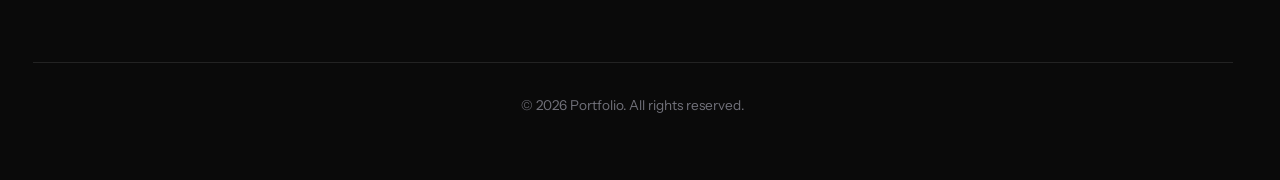
<file: pages/portfolio-pertamina-internasional-en.html>
<!DOCTYPE html>
<html lang="en">

<head>
    <meta charset="UTF-8">
    <meta name="viewport" content="width=device-width, initial-scale=1.0">
    <title>PT Kilang Pertamina Internasional Portfolio | Digital Transformation Designer</title>
    <link rel="preconnect" href="https://fonts.googleapis.com">
    <link rel="preconnect" href="https://fonts.gstatic.com" crossorigin>
    <link
        href="https://fonts.googleapis.com/css2?family=Outfit:wght@300;400;500;600;700&family=Plus+Jakarta+Sans:wght@400;500;600;700&family=Instrument+Sans:wght@400;500;600;700&display=swap"
        rel="stylesheet">
    <link rel="stylesheet" href="../style.css">
    <link rel="stylesheet" href="https://cdnjs.cloudflare.com/ajax/libs/font-awesome/6.4.0/css/all.min.css">
    <style>
        .portfolio-detail {
            padding-top: 80px;
            padding-bottom: 0;
        }

        .hero-banner {
            width: 100%;
            margin-bottom: 4rem;
            position: relative;
        }

        .hero-banner img {
            width: 100%;
            display: block;
            object-fit: cover;
            border-bottom: 1px solid var(--border-color);
        }

        .project-overview {
            text-align: center;
            max-width: 900px;
            margin: 0 auto 5rem auto;
            padding: 0 2rem;
        }

        .proper-badge {
            display: inline-flex;
            background: #ffffff;
            padding: 1rem 2.5rem;
            border-radius: 12px;
            margin-bottom: 2.5rem;
            box-shadow: 0 10px 30px rgba(0, 0, 0, 0.15);
            align-items: center;
            justify-content: center;
            gap: 1.5rem;
        }

        .proper-badge img {
            height: 45px;
            width: auto;
            object-fit: contain;
        }

        .overview-text {
            font-size: 1.15rem;
            line-height: 1.8;
            color: var(--text-secondary);
            text-align: center;
            margin-bottom: 1.5rem;
        }

        .presentation-grid {
            display: grid;
            grid-template-columns: repeat(2, 1fr);
            gap: 2rem;
            margin-bottom: 6rem;
            padding: 0 2rem;
            max-width: 1200px;
            margin-left: auto;
            margin-right: auto;
        }

        .presentation-item {
            border-radius: 12px;
            overflow: hidden;
            border: 1px solid var(--border-color);
            box-shadow: 0 10px 30px rgba(0, 0, 0, 0.2);
            transition: var(--transition-normal);
        }

        .presentation-item:hover {
            transform: translateY(-5px);
            border-color: var(--accent-primary);
            box-shadow: 0 15px 40px var(--accent-glow);
        }

        .presentation-item img {
            width: 100%;
            height: auto;
            display: block;
        }

        .poster-banner {
            width: 100%;
            margin-top: 6rem;
            border-top: 1px solid var(--border-color);
        }

        .poster-banner img {
            width: 100%;
            height: auto;
            display: block;
        }

        @media (max-width: 992px) {
            .presentation-grid {
                grid-template-columns: 1fr;
                gap: 1.5rem;
            }

            .project-overview {
                margin-bottom: 3rem;
            }
        }
    </style>
</head>

<body class="portfolio-page">
    <nav class="navbar">
        <div class="container nav-container">
            <a href="../index.html" class="logo">Portfo<span>lio.</span></a>
            <div style="display: flex; gap: 1rem; align-items: center;">
                <div class="nav-actions"
                    style="position: static; flex-direction: row; display: flex; gap: 1rem; align-items: center;">
                    <div id="lang-switch" class="lang-switch">
                        <span id="lang-id">ID</span>
                        <span class="lang-divider">|</span>
                        <span id="lang-en" class="active">EN</span>
                    </div>
                    <div id="theme-toggle" class="theme-toggle">
                        <i class="fas fa-moon"></i>
                    </div>
                </div>
                <a href="../index.html" class="btn-primary-outline"><i class="fas fa-arrow-left"></i> Back</a>
            </div>
        </div>
    </nav>

    <section class="portfolio-detail">
        <!-- 1. Full Width Hero Banner -->
        <div class="hero-banner">
            <img src="../assets/pt kpi/hero section.png" alt="KPI Project Hero Exhibition">
        </div>

        <!-- 2. Centered Overview & PROPER Logo -->
        <div class="project-overview">
            <div class="proper-badge">
                <img src="../assets/pt pge/Logo_Kementerian_Kehutanan_RI_(2024) 1.png" alt="Kementerian Kehutanan Logo"
                    style="height: 50px;">
                <img src="../assets/pt kpi/logo proper.png" alt="PROPER EMAS Logo">
            </div>
            <p class="overview-text">In this strategic project, I acted as a Graphic Designer responsible for transforming complex technical environmental compliance data into persuasive visual narratives for the PROPER evaluation by the Ministry of Environment and Forestry of the Republic of Indonesia.</p>
            <p class="overview-text">I designed an information infrastructure that merges data visualization (infographics) related to energy efficiency, greenhouse gas emission reduction, and biodiversity conservation programs into a systematic yet aesthetic presentation structure. While maintaining corporate brand identity consistency, I successfully translated operational performance reports from one of the largest refineries in Indonesia into communicative and professional presentation materials, effectively strengthening the company's sustainability message in front of the evaluation panel.</p>

            <div class="proper-disclaimer"
                style="background: rgba(255, 193, 7, 0.1); border-left: 4px solid #ffc107; padding: 1.25rem 1.5rem; text-align: left; border-radius: 8px; margin-top: 2rem; display: inline-block; max-width: 800px;">
                <p style="margin: 0; font-size: 0.95rem; color: var(--text-secondary); line-height: 1.6;"><i
                        class="fas fa-info-circle" style="color: #ffc107; margin-right: 0.5rem; font-size: 1.1rem;"></i>
                    <strong style="color: var(--text-primary);">Confidential Note:</strong> The presentation designs displayed below are samples/mockups due to confidential company internal data that is not allowed to be published in the public domain.</p>
            </div>
        </div>

        <!-- 3. Presentation Slides Grid (2 Columns) -->
        <div class="presentation-grid">
            <div class="presentation-item">
                <img src="../assets/pt kpi/1.png" alt="KPI Presentation Slide 1">
            </div>
            <div class="presentation-item">
                <img src="../assets/pt kpi/2.png" alt="KPI Presentation Slide 2">
            </div>
            <div class="presentation-item">
                <img src="../assets/pt kpi/3.png" alt="KPI Presentation Slide 3">
            </div>
            <div class="presentation-item">
                <img src="../assets/pt kpi/4.png" alt="KPI Presentation Slide 4">
            </div>
            <div class="presentation-item">
                <img src="../assets/pt kpi/5.png" alt="KPI Presentation Slide 5">
            </div>
            <div class="presentation-item">
                <img src="../assets/pt kpi/6.png" alt="KPI Presentation Slide 6">
            </div>
        </div>

        <!-- 4. Full Width Poster Banner -->
        <div class="poster-banner">
            <img src="../assets/pt kpi/Poster CSR KPI Cilacap-01 1.png" alt="Poster CSR Inovasi Sosial">
        </div>

        <!-- 5. Instagram Embed -->
        <div class="project-overview" style="margin-top: 6rem; margin-bottom: 2rem;">
            <h3 style="font-size: 2rem; margin-bottom: 1rem; color: var(--text-primary);">Congratulations to PT KPI RU IV Cilacap for earning the Gold PROPER rating</h3>
            <p style="color: var(--text-secondary); margin-bottom: 2rem;">Official post of PT KPI RU IV Cilacap Gold PROPER rating achievement.</p>
            <div style="display: flex; justify-content: center; gap: 2rem; flex-wrap: wrap;">
                <div style="width: 400px; height: 545px; overflow: hidden; border-radius: 12px; border: 1px solid var(--border-color); box-shadow: 0 10px 30px rgba(0,0,0,0.15); max-width: 100%; position: relative;">
                    <iframe src="https://www.instagram.com/p/DW24Aj7DzJb/embed" width="400" height="580" frameborder="0" scrolling="no" allowtransparency="true" style="max-width: 100%; position: absolute; left: 0; top: 0;"></iframe>
                </div>
                <div style="width: 400px; height: 545px; overflow: hidden; border-radius: 12px; border: 1px solid var(--border-color); box-shadow: 0 10px 30px rgba(0,0,0,0.15); max-width: 100%; position: relative;">
                    <iframe src="https://www.instagram.com/p/DXLTvQKjU4y/embed" width="400" height="580" frameborder="0" scrolling="no" allowtransparency="true" style="max-width: 100%; position: absolute; left: 0; top: 0;"></iframe>
                </div>
            </div>
        </div>
    </section>

    <!-- Other Projects Exploration -->
    <section class="other-projects">
        <div class="container">
            <h2 class="other-projects-title"><i class="fas fa-compass" style="color: var(--accent-primary);"></i> Explore Other Projects</h2>
            <div class="other-projects-grid">
                <!-- VINIX -->
                <a href="portfolio-vinix.html" class="other-project-card">
                    <div class="card-thumb">
                        <img src="../assets/vinix7/indigo.png" alt="VINIX Project">
                    </div>
                    <div class="card-body">
                        <div class="other-project-logo">
                            <img src="../assets/img/vinix.png" class="logo-light">
                            <img src="../assets/img/vinix.png" class="logo-dark">
                        </div>
                        <div class="other-project-content">
                            <span class="category">Digital Transformation</span>
                            <h3>PT VINIX Seven Aurum</h3>
                            <h4 class="project-role">Front-End Web Developer & UI/UX Designer</h4>
                            <p class="project-date">Feb 2026 – Jul 2026</p>
                            <div class="view-project-link">See Project <i class="fas fa-arrow-right"></i></div>
                        </div>
                    </div>
                </a>
                <!-- PGE -->
                <a href="portfolio-pertamina-geothermal.html" class="other-project-card">
                    <div class="card-thumb">
                        <img src="../assets/pt pge/hero section.webp" alt="PGE Project">
                    </div>
                    <div class="card-body">
                        <div class="other-project-logo">
                            <img src="../assets/img/pertamina geothermal.png" class="logo-light">
                            <img src="../assets/img/pertamina geothermal putih.png" class="logo-dark">
                        </div>
                        <div class="other-project-content">
                            <span class="category">Visual Communication</span>
                            <h3>PT Pertamina Geothermal Energy</h3>
                            <h4 class="project-role">Graphic Designer (Freelance)</h4>
                            <p class="project-date">Des 2025 – Jan 2026</p>
                            <div class="view-project-link">See Project <i class="fas fa-arrow-right"></i></div>
                        </div>
                    </div>
                </a>
                <!-- BULOG -->
                <a href="portfolio-bulog.html" class="other-project-card">
                    <div class="card-thumb">
                        <img src="../assets/bulog/banner-sphp.webp" alt="BULOG Project">
                    </div>
                    <div class="card-body">
                        <div class="other-project-logo">
                            <img src="../assets/img/bulog.png" class="logo-light">
                            <img src="../assets/img/BULOG Putih-8 1.png" class="logo-dark">
                        </div>
                        <div class="other-project-content">
                            <span class="category">Visual Communication</span>
                            <h3>Perum BULOG</h3>
                            <h4 class="project-role">Multimedia Designer (Magenta BUMN Intern)</h4>
                            <p class="project-date">Feb 2025 – Sep 2025</p>
                            <div class="view-project-link">See Project <i class="fas fa-arrow-right"></i></div>
                        </div>
                    </div>
                </a>
                <!-- BSKAP -->
        <a href="portfolio-bskap.html" class="other-project-card">
            <div class="card-thumb">
                <img src="../assets/bskap/komik 1.png" alt="BSKAP Project">
            </div>
            <div class="card-body">
                <div class="other-project-logo bskap-logo-wrapper">
                    <img src="../assets/img/Logo Kemendikbud.png" class="logo-light">
                    <img src="../assets/img/bskap putih.png" class="logo-dark">
                </div>
                <div class="other-project-content">
                    <span class="category">Visual Communication</span>
                    <h3>BSKAP Kemendikbudristek</h3>
                    <h4 class="project-role">Graphic Designer (MSIB Intern)</h4>
                    <p class="project-date">Sep 2024 – Des 2024</p>
                    <div class="view-project-link">See Project <i class="fas fa-arrow-right"></i></div>
                </div>
            </div>
        </a>
            </div></div>
    </section>

    <footer>
        <div class="container footer-bottom"
            style="text-align: center; padding: 2rem 0; background: var(--bg-primary);">
            <p>&copy; 2026 Portfolio. All rights reserved.</p>
        </div>
    </footer>

    <script>
        const savedTheme = localStorage.getItem('portfolio-theme') || 'dark';
        if (savedTheme === 'light') document.body.setAttribute('data-theme', 'light');
    </script>
    <script src="../script.js"></script>
</body>

</html>
</file>
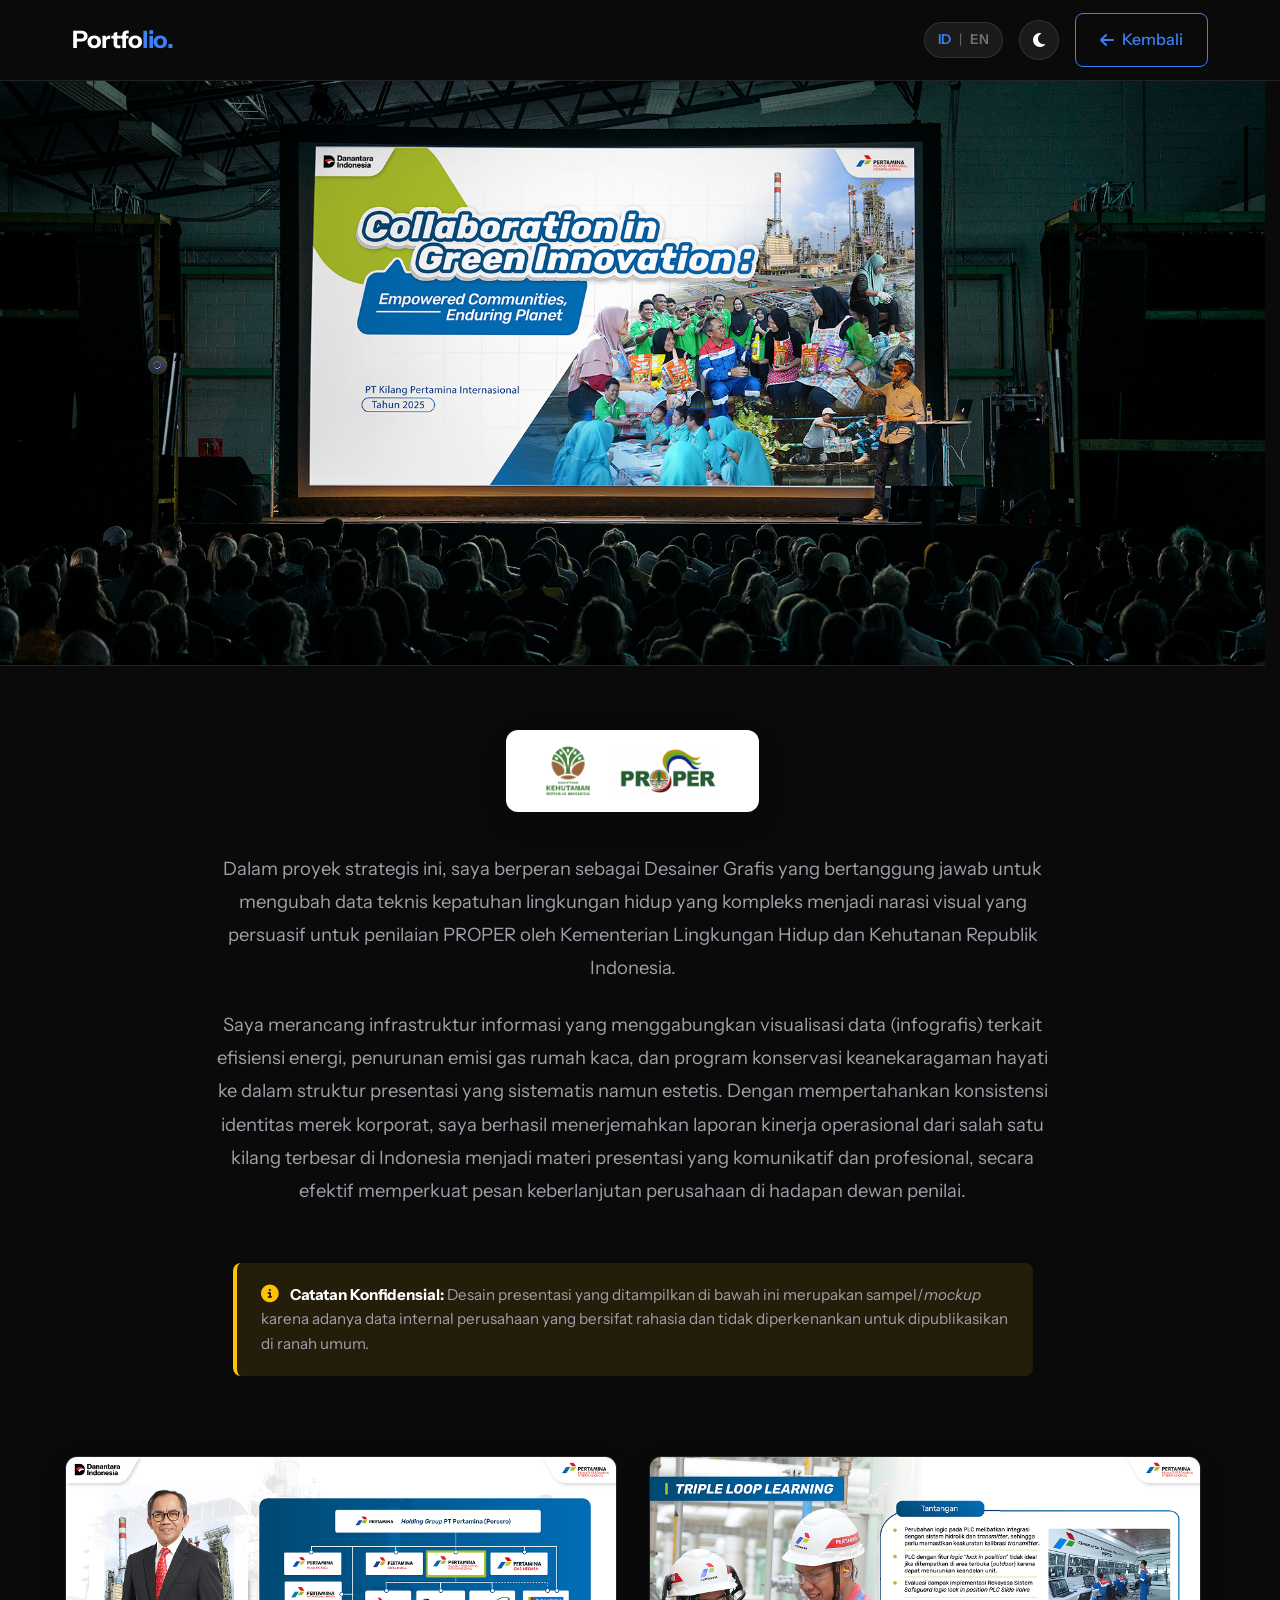
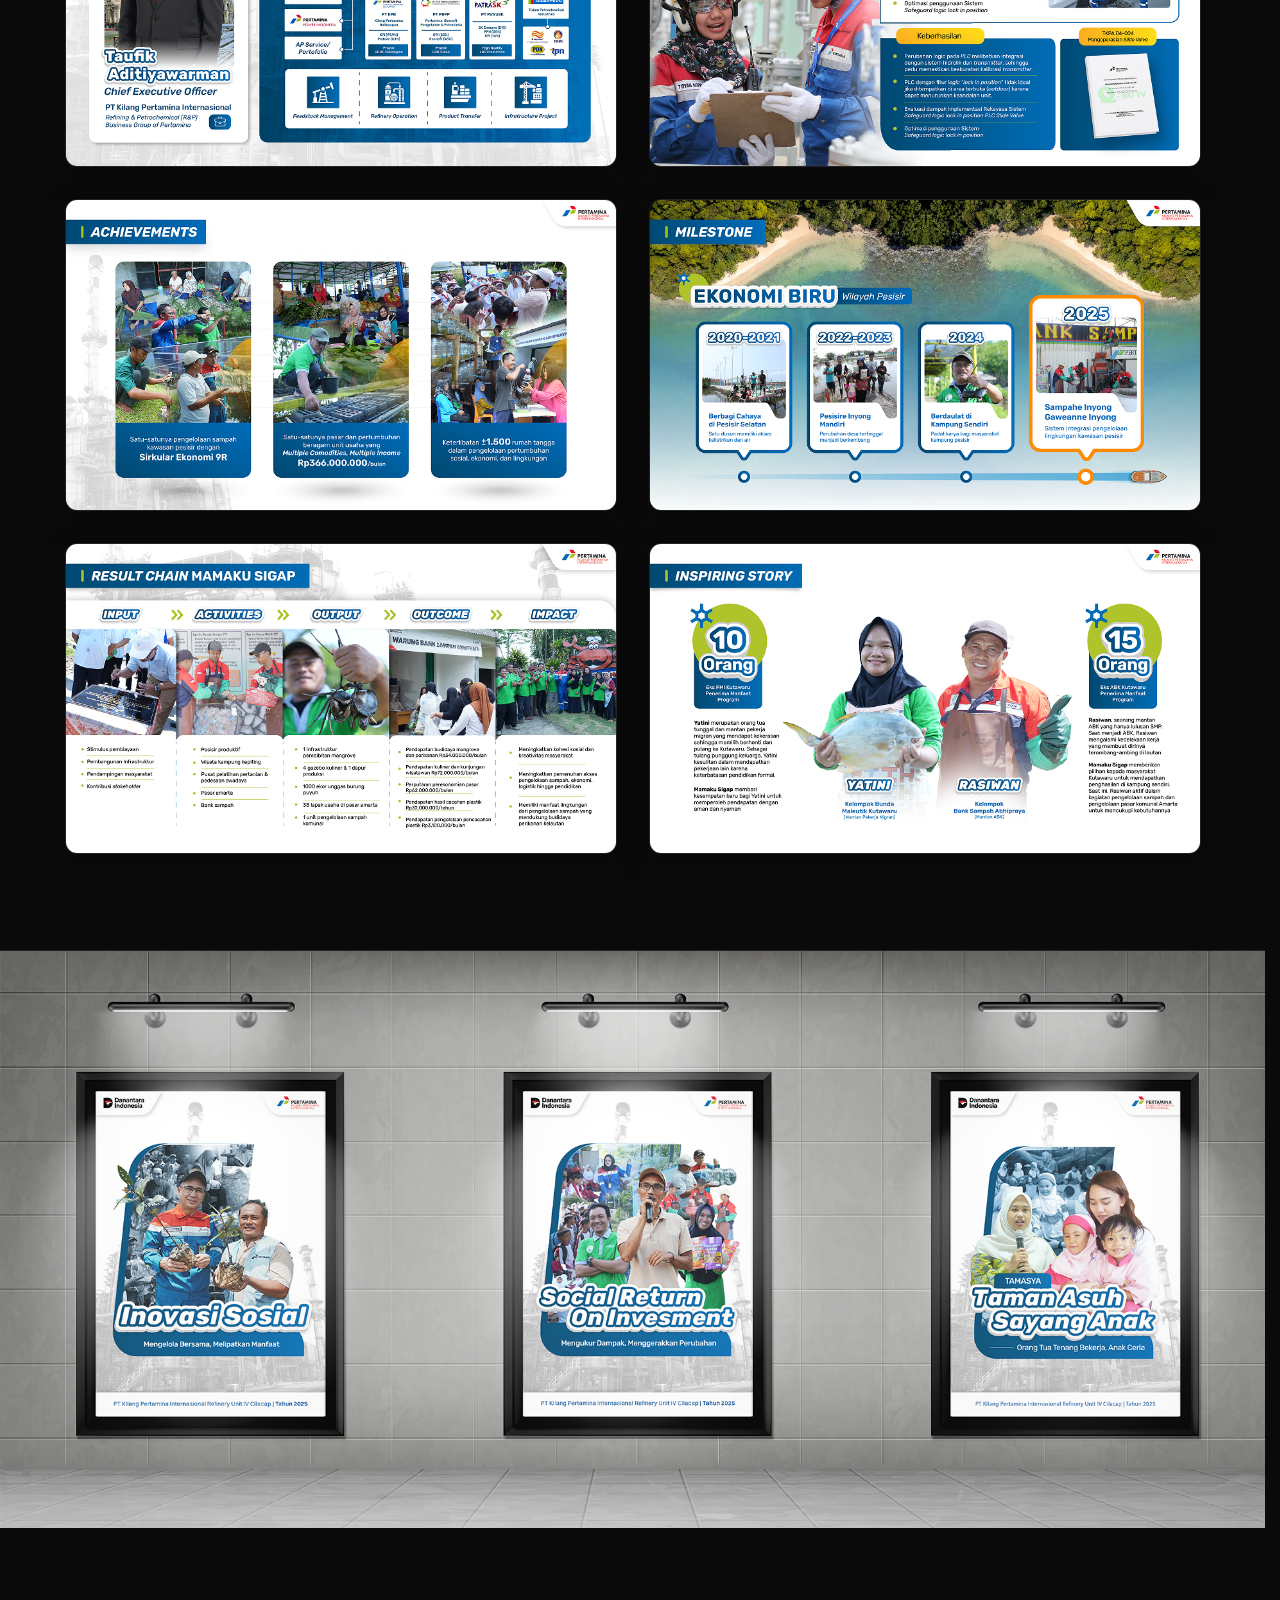
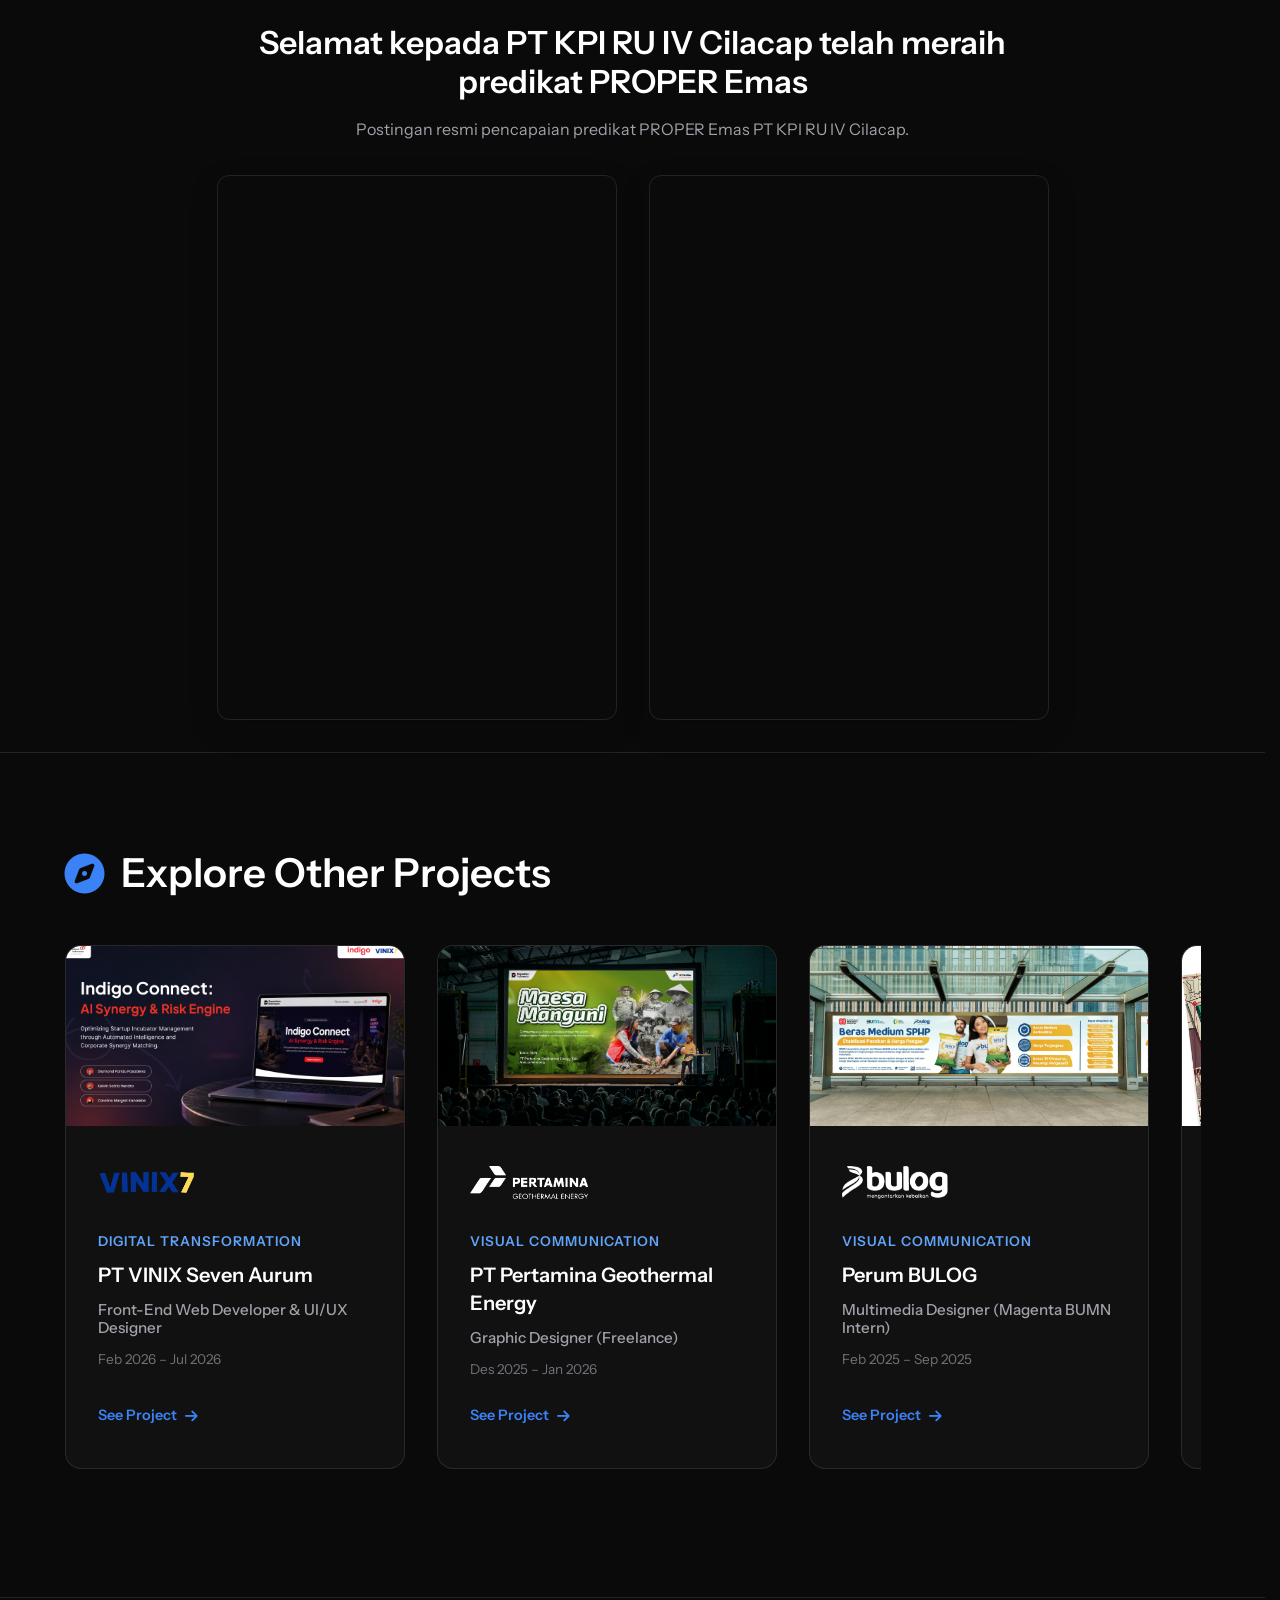
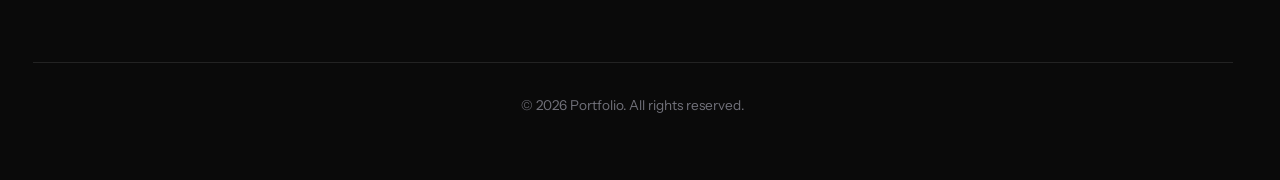
<file: pages/portfolio-pertamina-internasional.html>
<!DOCTYPE html>
<html lang="id">

<head>
    <meta charset="UTF-8">
    <meta name="viewport" content="width=device-width, initial-scale=1.0">
    <title>PT Kilang Pertamina Internasional Portfolio | Digital Transformation Designer</title>
    <link rel="preconnect" href="https://fonts.googleapis.com">
    <link rel="preconnect" href="https://fonts.gstatic.com" crossorigin>
    <link
        href="https://fonts.googleapis.com/css2?family=Outfit:wght@300;400;500;600;700&family=Plus+Jakarta+Sans:wght@400;500;600;700&family=Instrument+Sans:wght@400;500;600;700&display=swap"
        rel="stylesheet">
    <link rel="stylesheet" href="../style.css">
    <link rel="stylesheet" href="https://cdnjs.cloudflare.com/ajax/libs/font-awesome/6.4.0/css/all.min.css">
    <style>
        .portfolio-detail {
            padding-top: 80px;
            padding-bottom: 0;
        }

        .hero-banner {
            width: 100%;
            margin-bottom: 4rem;
            position: relative;
        }

        .hero-banner img {
            width: 100%;
            display: block;
            object-fit: cover;
            border-bottom: 1px solid var(--border-color);
        }

        .project-overview {
            text-align: center;
            max-width: 900px;
            margin: 0 auto 5rem auto;
            padding: 0 2rem;
        }

        .proper-badge {
            display: inline-flex;
            background: #ffffff;
            padding: 1rem 2.5rem;
            border-radius: 12px;
            margin-bottom: 2.5rem;
            box-shadow: 0 10px 30px rgba(0, 0, 0, 0.15);
            align-items: center;
            justify-content: center;
            gap: 1.5rem;
        }

        .proper-badge img {
            height: 45px;
            width: auto;
            object-fit: contain;
        }

        .overview-text {
            font-size: 1.15rem;
            line-height: 1.8;
            color: var(--text-secondary);
            text-align: center;
            margin-bottom: 1.5rem;
        }

        .presentation-grid {
            display: grid;
            grid-template-columns: repeat(2, 1fr);
            gap: 2rem;
            margin-bottom: 6rem;
            padding: 0 2rem;
            max-width: 1200px;
            margin-left: auto;
            margin-right: auto;
        }

        .presentation-item {
            border-radius: 12px;
            overflow: hidden;
            border: 1px solid var(--border-color);
            box-shadow: 0 10px 30px rgba(0, 0, 0, 0.2);
            transition: var(--transition-normal);
        }

        .presentation-item:hover {
            transform: translateY(-5px);
            border-color: var(--accent-primary);
            box-shadow: 0 15px 40px var(--accent-glow);
        }

        .presentation-item img {
            width: 100%;
            height: auto;
            display: block;
        }

        .poster-banner {
            width: 100%;
            margin-top: 6rem;
            border-top: 1px solid var(--border-color);
        }

        .poster-banner img {
            width: 100%;
            height: auto;
            display: block;
        }

        @media (max-width: 992px) {
            .presentation-grid {
                grid-template-columns: 1fr;
                gap: 1.5rem;
            }

            .project-overview {
                margin-bottom: 3rem;
            }
        }
    </style>
</head>

<body class="portfolio-page">
    <nav class="navbar">
        <div class="container nav-container">
            <a href="../index.html" class="logo">Portfo<span>lio.</span></a>
            <div style="display: flex; gap: 1rem; align-items: center;">
                <div class="nav-actions"
                    style="position: static; flex-direction: row; display: flex; gap: 1rem; align-items: center;">
                    <div id="lang-switch" class="lang-switch">
                        <span id="lang-id" class="active">ID</span>
                        <span class="lang-divider">|</span>
                        <span id="lang-en">EN</span>
                    </div>
                    <div id="theme-toggle" class="theme-toggle">
                        <i class="fas fa-moon"></i>
                    </div>
                </div>
                <a href="../index.html" class="btn-primary-outline"><i class="fas fa-arrow-left"></i> Kembali</a>
            </div>
        </div>
    </nav>

    <section class="portfolio-detail">
        <!-- 1. Full Width Hero Banner -->
        <div class="hero-banner">
            <img src="../assets/pt kpi/hero section.png" alt="KPI Project Hero Exhibition">
        </div>

        <!-- 2. Centered Overview & PROPER Logo -->
        <div class="project-overview">
            <div class="proper-badge">
                <img src="../assets/pt pge/Logo_Kementerian_Kehutanan_RI_(2024) 1.png" alt="Kementerian Kehutanan Logo"
                    style="height: 50px;">
                <img src="../assets/pt kpi/logo proper.png" alt="PROPER EMAS Logo">
            </div>
            <p class="overview-text">Dalam proyek strategis ini, saya berperan sebagai Desainer Grafis yang bertanggung
                jawab untuk mengubah data teknis kepatuhan lingkungan hidup yang kompleks menjadi narasi visual yang
                persuasif untuk penilaian PROPER oleh Kementerian Lingkungan Hidup dan Kehutanan Republik Indonesia.</p>
            <p class="overview-text">Saya merancang infrastruktur informasi yang menggabungkan visualisasi data
                (infografis) terkait efisiensi energi, penurunan emisi gas rumah kaca, dan program konservasi
                keanekaragaman hayati ke dalam struktur presentasi yang sistematis namun estetis. Dengan mempertahankan
                konsistensi identitas merek korporat, saya berhasil menerjemahkan laporan kinerja operasional dari salah
                satu kilang terbesar di Indonesia menjadi materi presentasi yang komunikatif dan profesional, secara
                efektif memperkuat pesan keberlanjutan perusahaan di hadapan dewan penilai.</p>

            <div class="proper-disclaimer"
                style="background: rgba(255, 193, 7, 0.1); border-left: 4px solid #ffc107; padding: 1.25rem 1.5rem; text-align: left; border-radius: 8px; margin-top: 2rem; display: inline-block; max-width: 800px;">
                <p style="margin: 0; font-size: 0.95rem; color: var(--text-secondary); line-height: 1.6;"><i
                        class="fas fa-info-circle" style="color: #ffc107; margin-right: 0.5rem; font-size: 1.1rem;"></i>
                    <strong style="color: var(--text-primary);">Catatan Konfidensial:</strong> Desain presentasi yang
                    ditampilkan di bawah ini merupakan sampel/<em>mockup</em> karena adanya data internal perusahaan
                    yang bersifat rahasia dan tidak diperkenankan untuk dipublikasikan di ranah umum.
                </p>
            </div>
        </div>

        <!-- 3. Presentation Slides Grid (2 Columns) -->
        <div class="presentation-grid">
            <div class="presentation-item">
                <img src="../assets/pt kpi/1.png" alt="KPI Presentation Slide 1">
            </div>
            <div class="presentation-item">
                <img src="../assets/pt kpi/2.png" alt="KPI Presentation Slide 2">
            </div>
            <div class="presentation-item">
                <img src="../assets/pt kpi/3.png" alt="KPI Presentation Slide 3">
            </div>
            <div class="presentation-item">
                <img src="../assets/pt kpi/4.png" alt="KPI Presentation Slide 4">
            </div>
            <div class="presentation-item">
                <img src="../assets/pt kpi/5.png" alt="KPI Presentation Slide 5">
            </div>
            <div class="presentation-item">
                <img src="../assets/pt kpi/6.png" alt="KPI Presentation Slide 6">
            </div>
        </div>

        <!-- 4. Full Width Poster Banner -->
        <div class="poster-banner">
            <img src="../assets/pt kpi/Poster CSR KPI Cilacap-01 1.png" alt="Poster CSR Inovasi Sosial">
        </div>

        <!-- 5. Instagram Embed -->
        <div class="project-overview" style="margin-top: 6rem; margin-bottom: 2rem;">
            <h3 style="font-size: 2rem; margin-bottom: 1rem; color: var(--text-primary);">Selamat kepada PT KPI RU IV
                Cilacap telah meraih predikat PROPER Emas</h3>
            <p style="color: var(--text-secondary); margin-bottom: 2rem;">Postingan resmi pencapaian predikat PROPER
                Emas PT KPI RU IV Cilacap.</p>
            <div style="display: flex; justify-content: center; gap: 2rem; flex-wrap: wrap;">
                <div style="width: 400px; height: 545px; overflow: hidden; border-radius: 12px; border: 1px solid var(--border-color); box-shadow: 0 10px 30px rgba(0,0,0,0.15); max-width: 100%; position: relative;">
                    <iframe src="https://www.instagram.com/p/DW24Aj7DzJb/embed" width="400" height="580" frameborder="0" scrolling="no" allowtransparency="true" style="max-width: 100%; position: absolute; left: 0; top: 0;"></iframe>
                </div>
                <div style="width: 400px; height: 545px; overflow: hidden; border-radius: 12px; border: 1px solid var(--border-color); box-shadow: 0 10px 30px rgba(0,0,0,0.15); max-width: 100%; position: relative;">
                    <iframe src="https://www.instagram.com/p/DXLTvQKjU4y/embed" width="400" height="580" frameborder="0" scrolling="no" allowtransparency="true" style="max-width: 100%; position: absolute; left: 0; top: 0;"></iframe>
                </div>
            </div>
        </div>
    </section>

    <!-- Other Projects Exploration -->
    <section class="other-projects">
        <div class="container">
            <h2 class="other-projects-title"><i class="fas fa-compass" style="color: var(--accent-primary);"></i> Explore Other Projects</h2>
            <div class="other-projects-grid">
                <!-- VINIX -->
                <a href="portfolio-vinix.html" class="other-project-card">
                    <div class="card-thumb">
                        <img src="../assets/vinix7/indigo.png" alt="VINIX Project">
                    </div>
                    <div class="card-body">
                        <div class="other-project-logo">
                            <img src="../assets/img/vinix.png" class="logo-light">
                            <img src="../assets/img/vinix.png" class="logo-dark">
                        </div>
                        <div class="other-project-content">
                            <span class="category">Digital Transformation</span>
                            <h3>PT VINIX Seven Aurum</h3>
                            <h4 class="project-role">Front-End Web Developer & UI/UX Designer</h4>
                            <p class="project-date">Feb 2026 – Jul 2026</p>
                            <div class="view-project-link">See Project <i class="fas fa-arrow-right"></i></div>
                        </div>
                    </div>
                </a>
                <!-- PGE -->
                <a href="portfolio-pertamina-geothermal.html" class="other-project-card">
                    <div class="card-thumb">
                        <img src="../assets/pt pge/hero section.webp" alt="PGE Project">
                    </div>
                    <div class="card-body">
                        <div class="other-project-logo">
                            <img src="../assets/img/pertamina geothermal.png" class="logo-light">
                            <img src="../assets/img/pertamina geothermal putih.png" class="logo-dark">
                        </div>
                        <div class="other-project-content">
                            <span class="category">Visual Communication</span>
                            <h3>PT Pertamina Geothermal Energy</h3>
                            <h4 class="project-role">Graphic Designer (Freelance)</h4>
                            <p class="project-date">Des 2025 – Jan 2026</p>
                            <div class="view-project-link">See Project <i class="fas fa-arrow-right"></i></div>
                        </div>
                    </div>
                </a>
                <!-- BULOG -->
                <a href="portfolio-bulog.html" class="other-project-card">
                    <div class="card-thumb">
                        <img src="../assets/bulog/banner-sphp.webp" alt="BULOG Project">
                    </div>
                    <div class="card-body">
                        <div class="other-project-logo">
                            <img src="../assets/img/bulog.png" class="logo-light">
                            <img src="../assets/img/BULOG Putih-8 1.png" class="logo-dark">
                        </div>
                        <div class="other-project-content">
                            <span class="category">Visual Communication</span>
                            <h3>Perum BULOG</h3>
                            <h4 class="project-role">Multimedia Designer (Magenta BUMN Intern)</h4>
                            <p class="project-date">Feb 2025 – Sep 2025</p>
                            <div class="view-project-link">See Project <i class="fas fa-arrow-right"></i></div>
                        </div>
                    </div>
                </a>
                <!-- BSKAP -->
        <a href="portfolio-bskap.html" class="other-project-card">
            <div class="card-thumb">
                <img src="../assets/bskap/komik 1.png" alt="BSKAP Project">
            </div>
            <div class="card-body">
                <div class="other-project-logo bskap-logo-wrapper">
                    <img src="../assets/img/Logo Kemendikbud.png" class="logo-light">
                    <img src="../assets/img/bskap putih.png" class="logo-dark">
                </div>
                <div class="other-project-content">
                    <span class="category">Visual Communication</span>
                    <h3>BSKAP Kemendikbudristek</h3>
                    <h4 class="project-role">Graphic Designer (MSIB Intern)</h4>
                    <p class="project-date">Sep 2024 – Des 2024</p>
                    <div class="view-project-link">See Project <i class="fas fa-arrow-right"></i></div>
                </div>
            </div>
        </a>
            </div></div>
    </section>

    <footer>
        <div class="container footer-bottom"
            style="text-align: center; padding: 2rem 0; background: var(--bg-primary);">
            <p>&copy; 2026 Portfolio. All rights reserved.</p>
        </div>
    </footer>

    <script>
        const savedTheme = localStorage.getItem('portfolio-theme') || 'dark';
        if (savedTheme === 'light') document.body.setAttribute('data-theme', 'light');
    </script>
    <script src="../script.js"></script>
</body>

</html>
</file>
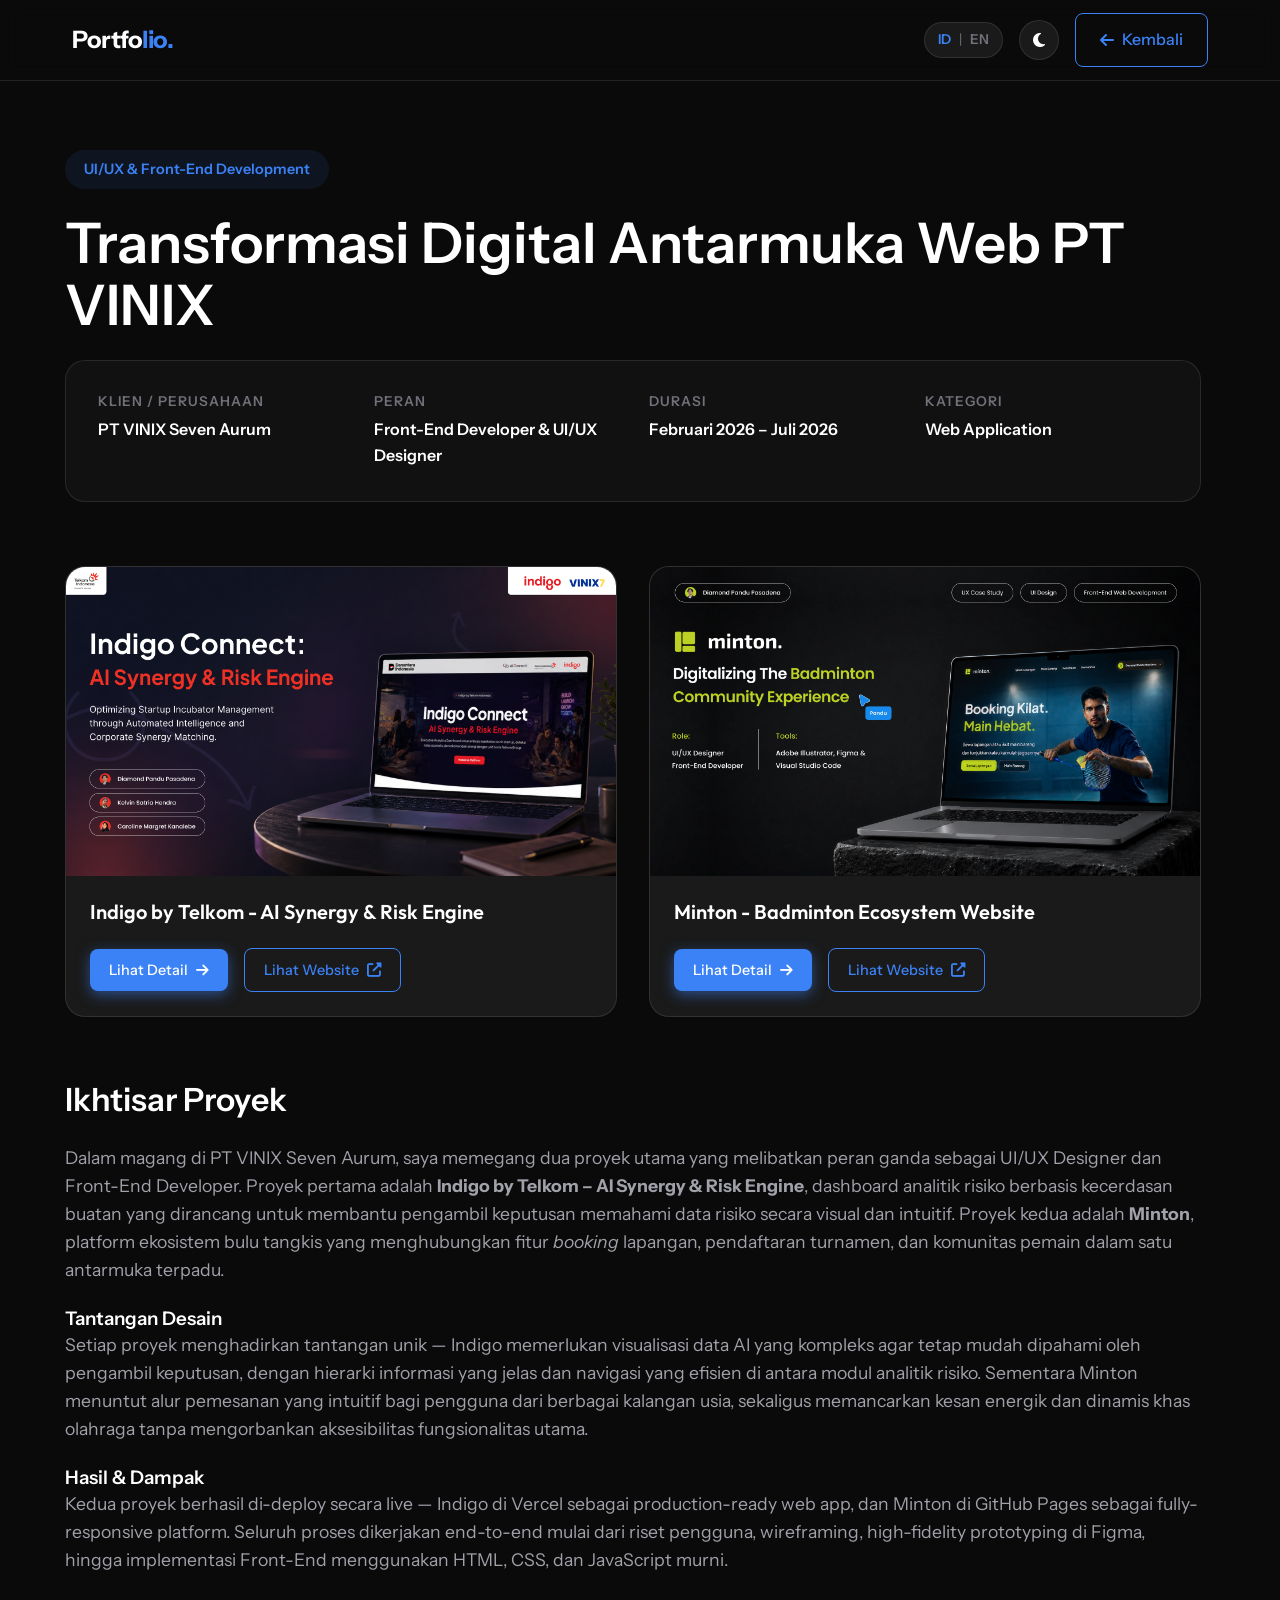
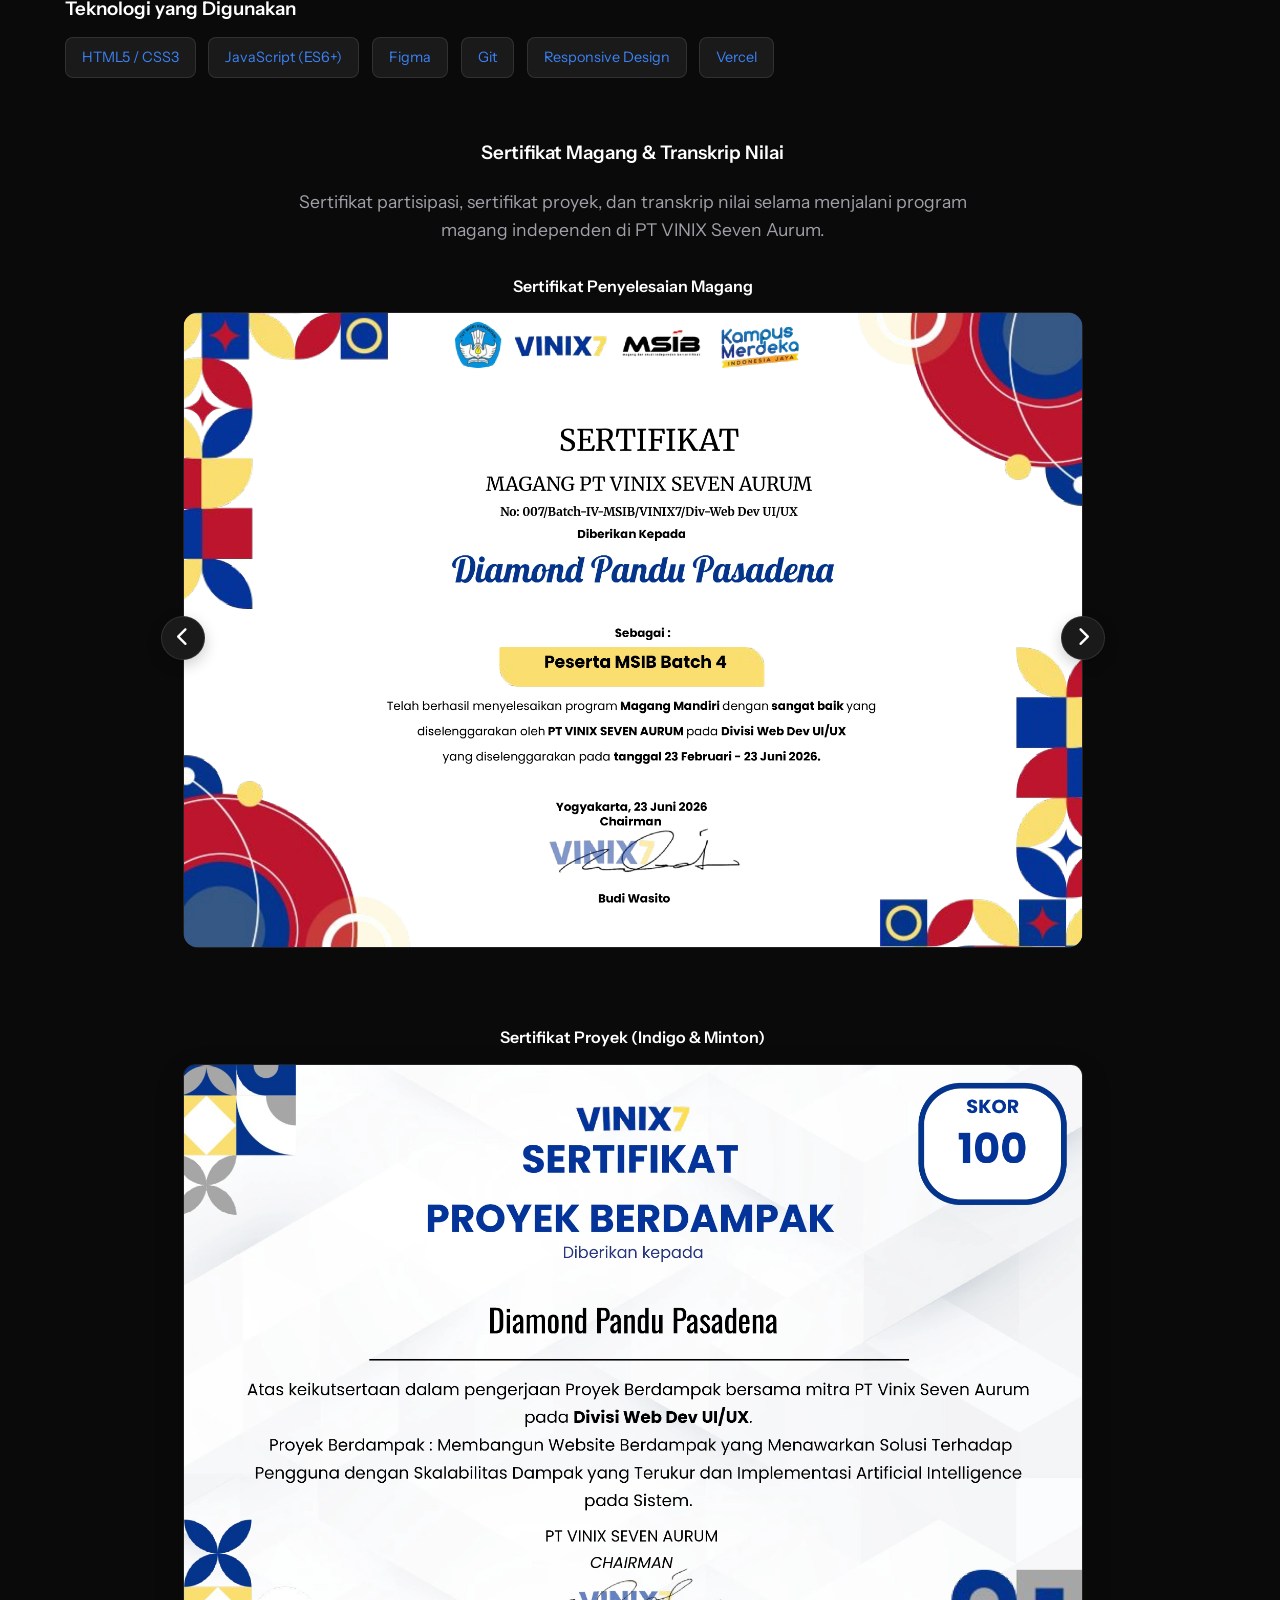
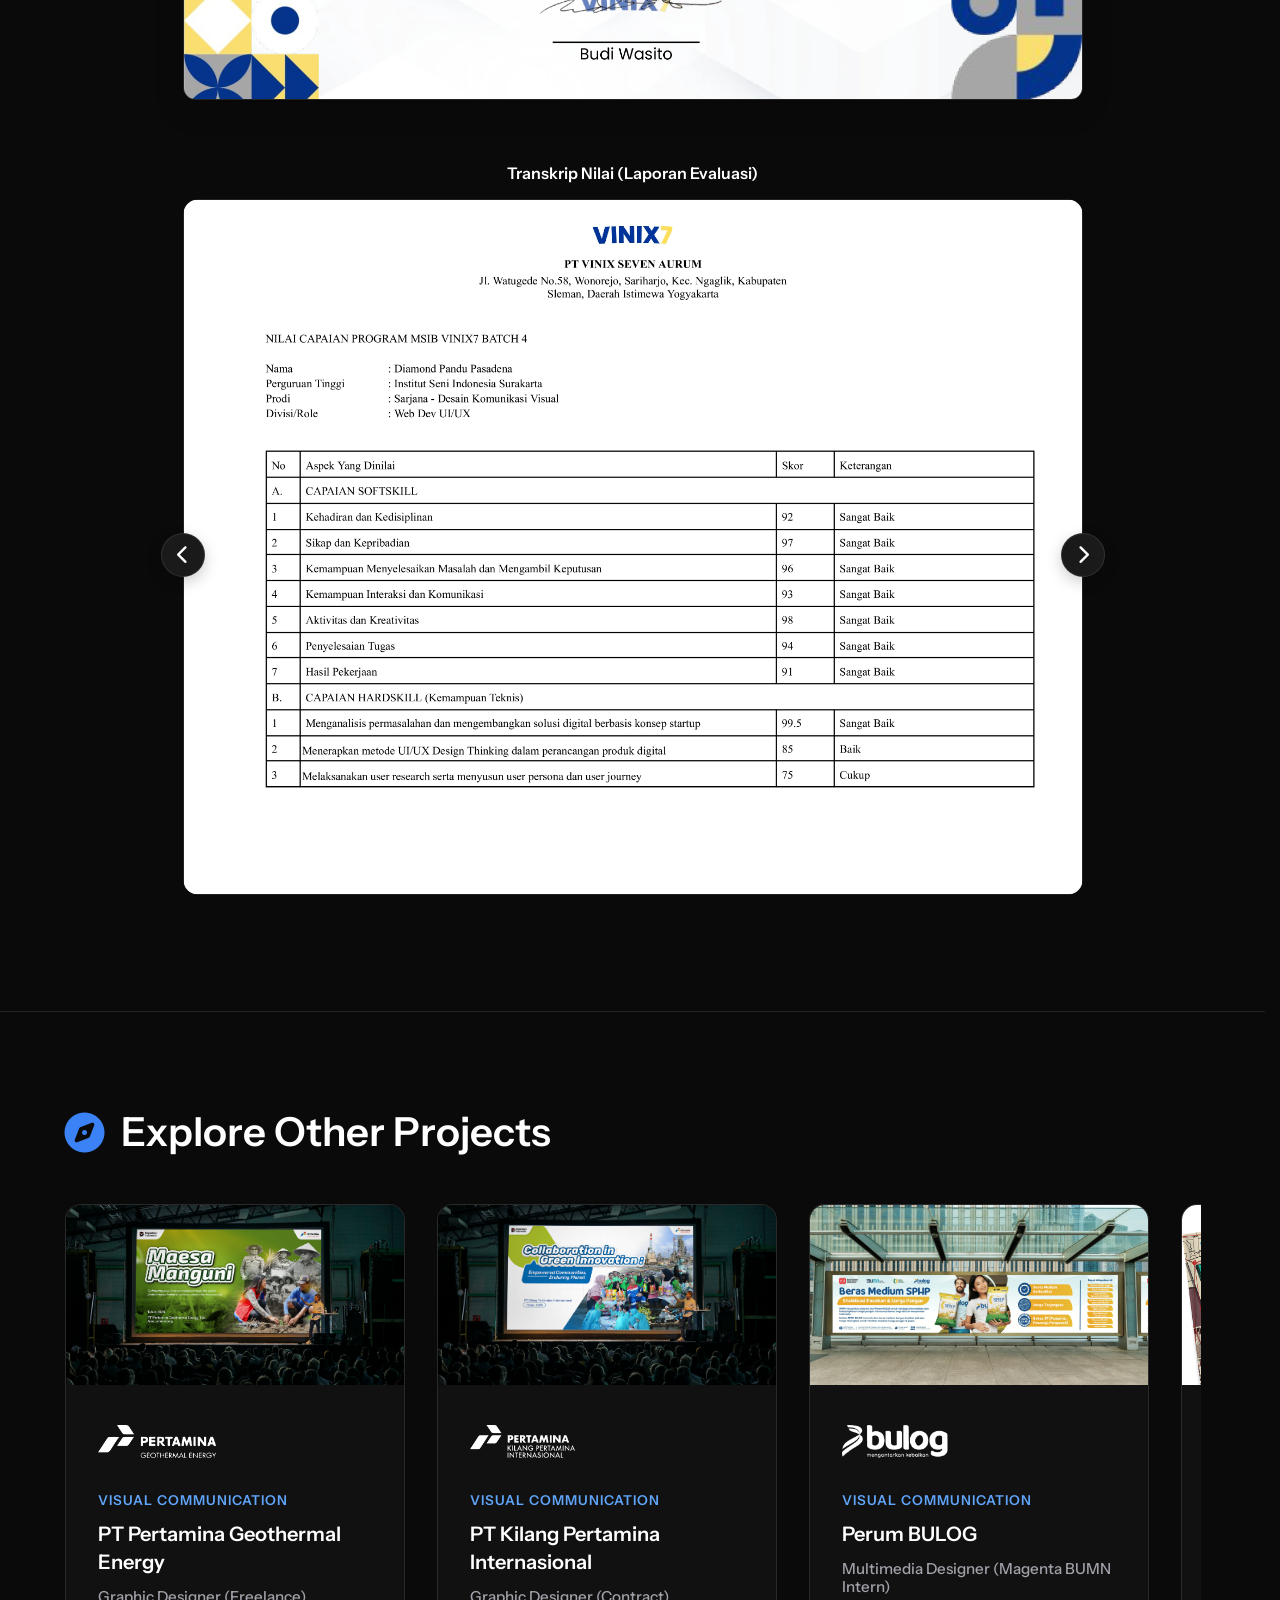
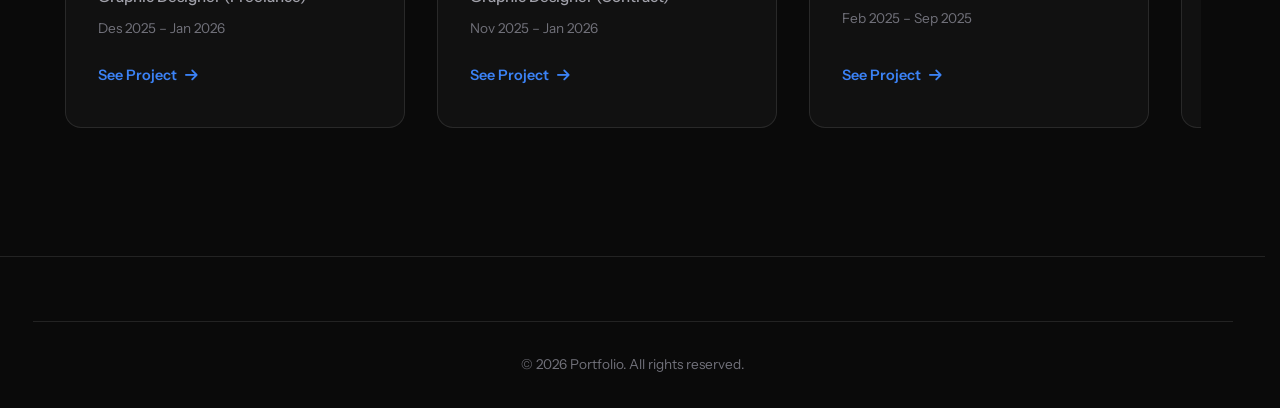
<file: pages/portfolio-vinix-en.html>
<!DOCTYPE html>
<html lang="en">

<head>
    <meta charset="UTF-8">
    <meta name="viewport" content="width=device-width, initial-scale=1.0">
    <title>PT VINIX Seven Aurum Portfolio | Digital Transformation Designer</title>
    <link rel="preconnect" href="https://fonts.googleapis.com">
    <link rel="preconnect" href="https://fonts.gstatic.com" crossorigin>
    <link
        href="https://fonts.googleapis.com/css2?family=Outfit:wght@300;400;500;600;700&family=Plus+Jakarta+Sans:wght@400;500;600;700&family=Instrument+Sans:wght@400;500;600;700&display=swap"
        rel="stylesheet">
    <link rel="stylesheet" href="../style.css">
    <link rel="stylesheet" href="https://cdnjs.cloudflare.com/ajax/libs/font-awesome/6.4.0/css/all.min.css">
    <style>
        .portfolio-detail {
            padding-top: 150px;
        }

        .project-hero {
            margin-bottom: 4rem;
        }

        .project-badge {
            display: inline-block;
            padding: 0.5rem 1.2rem;
            background: rgba(59, 130, 246, 0.1);
            color: var(--accent-primary);
            border-radius: 100px;
            font-size: 0.9rem;
            font-weight: 600;
            margin-bottom: 1.5rem;
        }

        .project-title {
            font-size: 3.5rem;
            margin-bottom: 1.5rem;
            line-height: 1.1;
        }

        .project-meta-grid {
            display: grid;
            grid-template-columns: repeat(auto-fit, minmax(200px, 1fr));
            gap: 2rem;
            padding: 2rem;
            background: var(--bg-secondary);
            border-radius: 20px;
            border: 1px solid var(--border-color);
        }

        .meta-item h4 {
            font-size: 0.85rem;
            color: var(--text-muted);
            text-transform: uppercase;
            letter-spacing: 1px;
            margin-bottom: 0.5rem;
        }

        .meta-item p {
            font-weight: 600;
            color: var(--text-primary);
        }

        .project-content {
            display: flex;
            flex-direction: column;
            gap: 4rem;
            margin-top: 4rem;
        }

        .project-description h2 {
            font-size: 2rem;
            margin-bottom: 1.5rem;
        }

        .project-description p {
            color: var(--text-secondary);
            margin-bottom: 1.5rem;
            font-size: 1.1rem;
        }

        .project-gallery {
            display: grid;
            grid-template-columns: 1fr 1fr;
            gap: 2rem;
        }

        .project-thumbnail {
            border-radius: 20px;
            overflow: hidden;
            border: 1px solid var(--border-color);
            background: var(--bg-tertiary);
            display: flex;
            flex-direction: column;
            transition: all 0.3s ease;
        }

        .project-thumbnail:hover {
            transform: translateY(-5px);
            box-shadow: 0 10px 30px rgba(0, 0, 0, 0.2);
            border-color: var(--accent-primary);
        }

        .thumbnail-img-wrapper {
            width: 100%;
            aspect-ratio: 16 / 9;
            overflow: hidden;
        }

        .thumbnail-img-wrapper img {
            width: 100%;
            height: 100%;
            object-fit: cover;
            transition: transform 0.5s ease;
        }

        .project-thumbnail:hover .thumbnail-img-wrapper img {
            transform: scale(1.05);
        }

        .thumbnail-info {
            padding: 1.5rem;
            display: flex;
            flex-direction: column;
        }

        .thumbnail-info h3 {
            color: var(--text-primary);
            font-size: 1.25rem;
            margin-bottom: 0.5rem;
            font-family: 'Outfit', sans-serif;
            font-weight: 600;
        }
        
        .thumbnail-info span {
            color: var(--text-secondary);
            font-size: 0.9rem;
            font-weight: 500;
            display: flex;
            align-items: center;
            gap: 0.5rem;
            transition: color 0.3s ease;
        }

        .project-thumbnail:hover .thumbnail-info span {
            color: var(--accent-primary);
        }

        .tech-tags {
            display: flex;
            flex-wrap: wrap;
            gap: 0.8rem;
            margin-top: 1rem;
        }

        .tech-tag {
            padding: 0.5rem 1rem;
            background: var(--bg-tertiary);
            border: 1px solid var(--border-color);
            border-radius: 8px;
            font-size: 0.9rem;
        }

        @media (max-width: 992px) {
            .project-gallery {
                grid-template-columns: 1fr;
            }

            .project-title {
                font-size: 2.5rem;
            }
        }

        /* Carousel Styles */
        .carousel-wrapper { position: relative; margin-bottom: 2rem; max-width: 1200px; margin-left: auto; margin-right: auto; }
        .carousel-btn { position: absolute; top: 50%; transform: translateY(-50%); background: var(--bg-tertiary); color: var(--text-primary); border: 1px solid var(--border-color); border-radius: 50%; width: 44px; height: 44px; display: flex; align-items: center; justify-content: center; cursor: pointer; z-index: 10; box-shadow: 0 5px 15px rgba(0,0,0,0.2); transition: all 0.3s ease; font-size: 1.2rem; }
        .carousel-btn:hover { background: var(--accent-primary); color: #fff; border-color: var(--accent-primary); }
        .carousel-btn.prev { left: -22px; }
        .carousel-btn.next { right: -22px; }
        @media (max-width: 768px) { .carousel-btn { display: none; } }
        
        .css-carousel { display: flex; overflow-x: auto; scroll-snap-type: x mandatory; gap: 1.5rem; padding-bottom: 1rem; scrollbar-width: none; scroll-behavior: smooth; }
        .css-carousel::-webkit-scrollbar { display: none; }
        .css-carousel-item { flex: 0 0 100%; scroll-snap-align: start; border-radius: 16px; overflow: hidden; position: relative; border: 1px solid var(--border-color); transition: transform 0.3s ease, box-shadow 0.3s ease; display: flex; align-items: center; justify-content: center; background: var(--bg-secondary); }
        .css-carousel-item:hover { box-shadow: 0 10px 30px rgba(0, 0, 0, 0.15); border-color: var(--accent-primary); }
        .css-carousel-item img { width: 100%; height: auto; display: block; object-fit: contain; margin: 0 auto; }
        @media (max-width: 768px) { .css-carousel-item { flex: 0 0 calc(100% - 2rem); scroll-snap-align: center; } }
    </style>
</head>

<body class="portfolio-page">
    <nav class="navbar">
        <div class="container nav-container">
            <a href="../index.html" class="logo">Portfo<span>lio.</span></a>
            <div style="display: flex; gap: 1rem; align-items: center;">
                <div class="nav-actions" style="position: static; flex-direction: row; display: flex; gap: 1rem; align-items: center;">
                    <div id="lang-switch" class="lang-switch">
                        <span id="lang-id">ID</span>
                        <span class="lang-divider">|</span>
                        <span id="lang-en" class="active">EN</span>
                    </div>
                    <div id="theme-toggle" class="theme-toggle">
                        <i class="fas fa-moon"></i>
                    </div>
                </div>
                <a href="../index.html" class="btn-primary-outline"><i class="fas fa-arrow-left"></i> Back</a>
            </div>
        </div>
    </nav>

    <section class="portfolio-detail section-padding">
        <div class="container">
            <div class="project-hero">
                <div class="project-badge">UI/UX & Front-End Development</div>
                <h1 class="project-title">PT VINIX Web Interface Digital Transformation</h1>
                <div class="project-meta-grid">
                    <div class="meta-item">
                        <h4>Client / Company</h4>
                        <p>PT VINIX Seven Aurum</p>
                    </div>
                    <div class="meta-item">
                        <h4>Role</h4>
                        <p>Front-End Developer & UI/UX Designer</p>
                    </div>
                    <div class="meta-item">
                        <h4>Duration</h4>
                        <p>February 2026 – July 2026</p>
                    </div>
                    <div class="meta-item">
                        <h4>Category</h4>
                        <p>Web Application</p>
                    </div>
                </div>
            </div>

            <div class="project-content">
                <div class="project-gallery">
                    <div class="project-thumbnail">
                        <a href="case-study-indigo-en.html" class="thumbnail-img-wrapper" style="display: block;">
                            <img src="../assets/vinix7/indigo.png" alt="Indigo Project">
                        </a>
                        <div class="thumbnail-info">
                            <a href="case-study-indigo-en.html" style="text-decoration: none;">
                                <h3>Indigo by Telkom - AI Synergy & Risk Engine</h3>
                            </a>
                            <div style="display: flex; gap: 1rem; align-items: center; margin-top: 1rem; flex-wrap: wrap;">
                                <a href="case-study-indigo-en.html" class="btn-primary" style="padding: 0.6rem 1.2rem; font-size: 0.9rem; text-decoration: none; display: inline-flex; align-items: center; gap: 0.5rem; border-radius: 8px;">
                                    View Details <i class="fas fa-arrow-right"></i>
                                </a>
                                <a href="https://indigo-connect-ai-synergy-risk-engi.vercel.app/" target="_blank" class="btn-primary-outline" style="padding: 0.6rem 1.2rem; font-size: 0.9rem; text-decoration: none; display: inline-flex; align-items: center; gap: 0.5rem; border-radius: 8px;">
                                    View Website <i class="fas fa-external-link-alt"></i>
                                </a>
                            </div>
                        </div>
                    </div>
                    <div class="project-thumbnail">
                        <a href="case-study-minton-en.html" class="thumbnail-img-wrapper" style="display: block;">
                            <img src="../assets/vinix7/minton.png" alt="Minton Project">
                        </a>
                        <div class="thumbnail-info">
                            <a href="case-study-minton-en.html" style="text-decoration: none;">
                                <h3>Minton - Badminton Ecosystem Website</h3>
                            </a>
                            <div style="display: flex; gap: 1rem; align-items: center; margin-top: 1rem; flex-wrap: wrap;">
                                <a href="case-study-minton-en.html" class="btn-primary" style="padding: 0.6rem 1.2rem; font-size: 0.9rem; text-decoration: none; display: inline-flex; align-items: center; gap: 0.5rem; border-radius: 8px;">
                                    View Details <i class="fas fa-arrow-right"></i>
                                </a>
                                <a href="https://diamond123xyz-sys.github.io/Minton-Website/frontend/index.html" target="_blank" class="btn-primary-outline" style="padding: 0.6rem 1.2rem; font-size: 0.9rem; text-decoration: none; display: inline-flex; align-items: center; gap: 0.5rem; border-radius: 8px;">
                                    View Website <i class="fas fa-external-link-alt"></i>
                                </a>
                            </div>
                        </div>
                    </div>
                </div>

                <div class="project-description">
                    <h2>Project Overview</h2>
                    <p>During my internship at PT VINIX Seven Aurum, I led two main projects involving dual roles as a UI/UX Designer and Front-End Developer. The first project was <strong>Indigo by Telkom – AI Synergy & Risk Engine</strong>, an artificial intelligence-based risk analysis dashboard designed to help decision-makers understand risk data visually and intuitively. The second project was <strong>Minton</strong>, a badminton ecosystem platform combining court booking features, tournament registration, and player community into a single unified interface.</p>
                    
                    <h3>Design Challenge</h3>
                    <p>Each project presented unique challenges — Indigo required complex AI data visualization that remained easily understandable for decision-makers, with a clear information hierarchy and efficient navigation across risk analytics modules. Meanwhile, Minton demanded an intuitive booking flow for users of various ages, while reflecting the energetic and dynamic branding of badminton without compromising on the accessibility of key features.</p>

                    <h3>Outcomes & Impact</h3>
                    <p>Both projects were successfully deployed live — Indigo on Vercel as a production-ready web app, and Minton on GitHub Pages as a fully-responsive platform. The entire process was handled end-to-end, ranging from user research, wireframing, high-fidelity prototyping in Figma, to Front-End implementation using vanilla HTML, CSS, and JavaScript.</p>

                    <h3>Technologies Used</h3>
                    <div class="tech-tags">
                        <span class="tech-tag">HTML5 / CSS3</span>
                        <span class="tech-tag">JavaScript (ES6+)</span>
                        <span class="tech-tag">Figma</span>
                        <span class="tech-tag">Git</span>
                        <span class="tech-tag">Responsive Design</span>
                        <span class="tech-tag">Vercel</span>
                    </div>

                    <div class="category-section" style="margin-top: 4rem;">
                        <h3 style="margin-bottom: 1.5rem; text-align: center;">Internship Certificates & Transcript</h3>
                        <p style="color: var(--text-secondary); text-align: center; margin-bottom: 2rem; max-width: 700px; margin-left: auto; margin-right: auto;">
                            Certificates of participation, project completion, and academic transcript during the independent internship program at PT VINIX Seven Aurum.
                        </p>
                        <div style="display: flex; flex-direction: column; gap: 4rem; align-items: center;">
                            <div style="width: 100%; max-width: 900px; display: flex; flex-direction: column; gap: 1rem; align-items: center;">
                                <h4 style="color: var(--text-primary);">Certificate of Internship Completion</h4>
                                <div class="carousel-wrapper" style="margin-bottom: 0; width: 100%;">
                                    <button class="carousel-btn prev"><i class="fas fa-chevron-left"></i></button>
                                    <div class="css-carousel">
                                        <div class="css-carousel-item" style="border: none; background: transparent; box-shadow: none; padding: 0;">
                                            <img src="../assets/vinix7/sertifikat_utama1.webp" alt="General Certificate 1" style="width: 100%; border-radius: 12px; box-shadow: 0 10px 30px rgba(0,0,0,0.15); border: 1px solid var(--border-color);">
                                        </div>
                                        <div class="css-carousel-item" style="border: none; background: transparent; box-shadow: none; padding: 0;">
                                            <img src="../assets/vinix7/sertifikat_utama2.webp" alt="General Certificate 2" style="width: 100%; border-radius: 12px; box-shadow: 0 10px 30px rgba(0,0,0,0.15); border: 1px solid var(--border-color);">
                                        </div>
                                    </div>
                                    <button class="carousel-btn next"><i class="fas fa-chevron-right"></i></button>
                                </div>
                            </div>
                            <div style="width: 100%; max-width: 900px; display: flex; flex-direction: column; gap: 1rem; align-items: center;">
                                <h4 style="color: var(--text-primary);">Project Certificate (Indigo & Minton)</h4>
                                <img src="../assets/vinix7/sertifikat_project.webp" alt="Project Certificate" style="width: 100%; border-radius: 12px; box-shadow: 0 10px 30px rgba(0,0,0,0.15); border: 1px solid var(--border-color);">
                            </div>
                            <div style="width: 100%; max-width: 900px; display: flex; flex-direction: column; gap: 1rem; align-items: center;">
                                <h4 style="color: var(--text-primary);">Academic Transcript (Evaluation Report)</h4>
                                <div class="carousel-wrapper" style="margin-bottom: 0; width: 100%;">
                                    <button class="carousel-btn prev"><i class="fas fa-chevron-left"></i></button>
                                    <div class="css-carousel">
                                        <div class="css-carousel-item" style="border: none; background: transparent; box-shadow: none; padding: 0;">
                                            <img src="../assets/vinix7/transkrip_1.webp" alt="Transcript 1" style="width: 100%; border-radius: 12px; box-shadow: 0 10px 30px rgba(0,0,0,0.15); border: 1px solid var(--border-color);">
                                        </div>
                                        <div class="css-carousel-item" style="border: none; background: transparent; box-shadow: none; padding: 0;">
                                            <img src="../assets/vinix7/transkrip_2.webp" alt="Transcript 2" style="width: 100%; border-radius: 12px; box-shadow: 0 10px 30px rgba(0,0,0,0.15); border: 1px solid var(--border-color);">
                                        </div>
                                    </div>
                                    <button class="carousel-btn next"><i class="fas fa-chevron-right"></i></button>
                                </div>
                            </div>
                        </div>
                    </div>
                </div>
            </div>
        </div>
    </section>

    <!-- Other Projects Exploration -->
    <section class="other-projects">
        <div class="container">
            <h2 class="other-projects-title"><i class="fas fa-compass" style="color: var(--accent-primary);"></i> Explore Other Projects</h2>
            <div class="other-projects-grid">
                <!-- PGE -->
                <a href="portfolio-pertamina-geothermal.html" class="other-project-card">
                    <div class="card-thumb">
                        <img src="../assets/pt pge/hero section.webp" alt="PGE Project">
                    </div>
                    <div class="card-body">
                        <div class="other-project-logo">
                            <img src="../assets/img/pertamina geothermal.png" class="logo-light">
                            <img src="../assets/img/pertamina geothermal putih.png" class="logo-dark">
                        </div>
                        <div class="other-project-content">
                            <span class="category">Visual Communication</span>
                            <h3>PT Pertamina Geothermal Energy</h3>
                            <h4 class="project-role">Graphic Designer (Freelance)</h4>
                            <p class="project-date">Des 2025 – Jan 2026</p>
                            <div class="view-project-link">See Project <i class="fas fa-arrow-right"></i></div>
                        </div>
                    </div>
                </a>
                <!-- KPI -->
                <a href="portfolio-pertamina-internasional.html" class="other-project-card">
                    <div class="card-thumb">
                        <img src="../assets/pt kpi/hero section.png" alt="KPI Project">
                    </div>
                    <div class="card-body">
                        <div class="other-project-logo">
                            <img src="../assets/img/PT Kilang Pertamina Internasional.svg" class="logo-light">
                            <img src="../assets/img/PT Kilang Pertamina Internasional Putih.png" class="logo-dark">
                        </div>
                        <div class="other-project-content">
                            <span class="category">Visual Communication</span>
                            <h3>PT Kilang Pertamina Internasional</h3>
                            <h4 class="project-role">Graphic Designer (Contract)</h4>
                            <p class="project-date">Nov 2025 – Jan 2026</p>
                            <div class="view-project-link">See Project <i class="fas fa-arrow-right"></i></div>
                        </div>
                    </div>
                </a>
                <!-- BULOG -->
                <a href="portfolio-bulog.html" class="other-project-card">
                    <div class="card-thumb">
                        <img src="../assets/bulog/banner-sphp.webp" alt="BULOG Project">
                    </div>
                    <div class="card-body">
                        <div class="other-project-logo">
                            <img src="../assets/img/bulog.png" class="logo-light">
                            <img src="../assets/img/BULOG Putih-8 1.png" class="logo-dark">
                        </div>
                        <div class="other-project-content">
                            <span class="category">Visual Communication</span>
                            <h3>Perum BULOG</h3>
                            <h4 class="project-role">Multimedia Designer (Magenta BUMN Intern)</h4>
                            <p class="project-date">Feb 2025 – Sep 2025</p>
                            <div class="view-project-link">See Project <i class="fas fa-arrow-right"></i></div>
                        </div>
                    </div>
                </a>
                <!-- BSKAP -->
        <a href="portfolio-bskap.html" class="other-project-card">
            <div class="card-thumb">
                <img src="../assets/bskap/komik 1.png" alt="BSKAP Project">
            </div>
            <div class="card-body">
                <div class="other-project-logo bskap-logo-wrapper">
                    <img src="../assets/img/Logo Kemendikbud.png" class="logo-light">
                    <img src="../assets/img/bskap putih.png" class="logo-dark">
                </div>
                <div class="other-project-content">
                    <span class="category">Visual Communication</span>
                    <h3>BSKAP Kemendikbudristek</h3>
                    <h4 class="project-role">Graphic Designer (MSIB Intern)</h4>
                    <p class="project-date">Sep 2024 – Des 2024</p>
                    <div class="view-project-link">See Project <i class="fas fa-arrow-right"></i></div>
                </div>
            </div>
        </a>
            </div></div>
    </section>

    <footer>
        <div class="container footer-bottom">
            <p>&copy; 2026 Portfolio. All rights reserved.</p>
        </div>
    </footer>

    <script>
        // Theme initialization
        const savedTheme = localStorage.getItem('portfolio-theme') || 'dark';
        if (savedTheme === 'light') {
            document.body.setAttribute('data-theme', 'light');
        }
    </script>
    <script src="../script.js"></script>
</body>

</html>
</file>
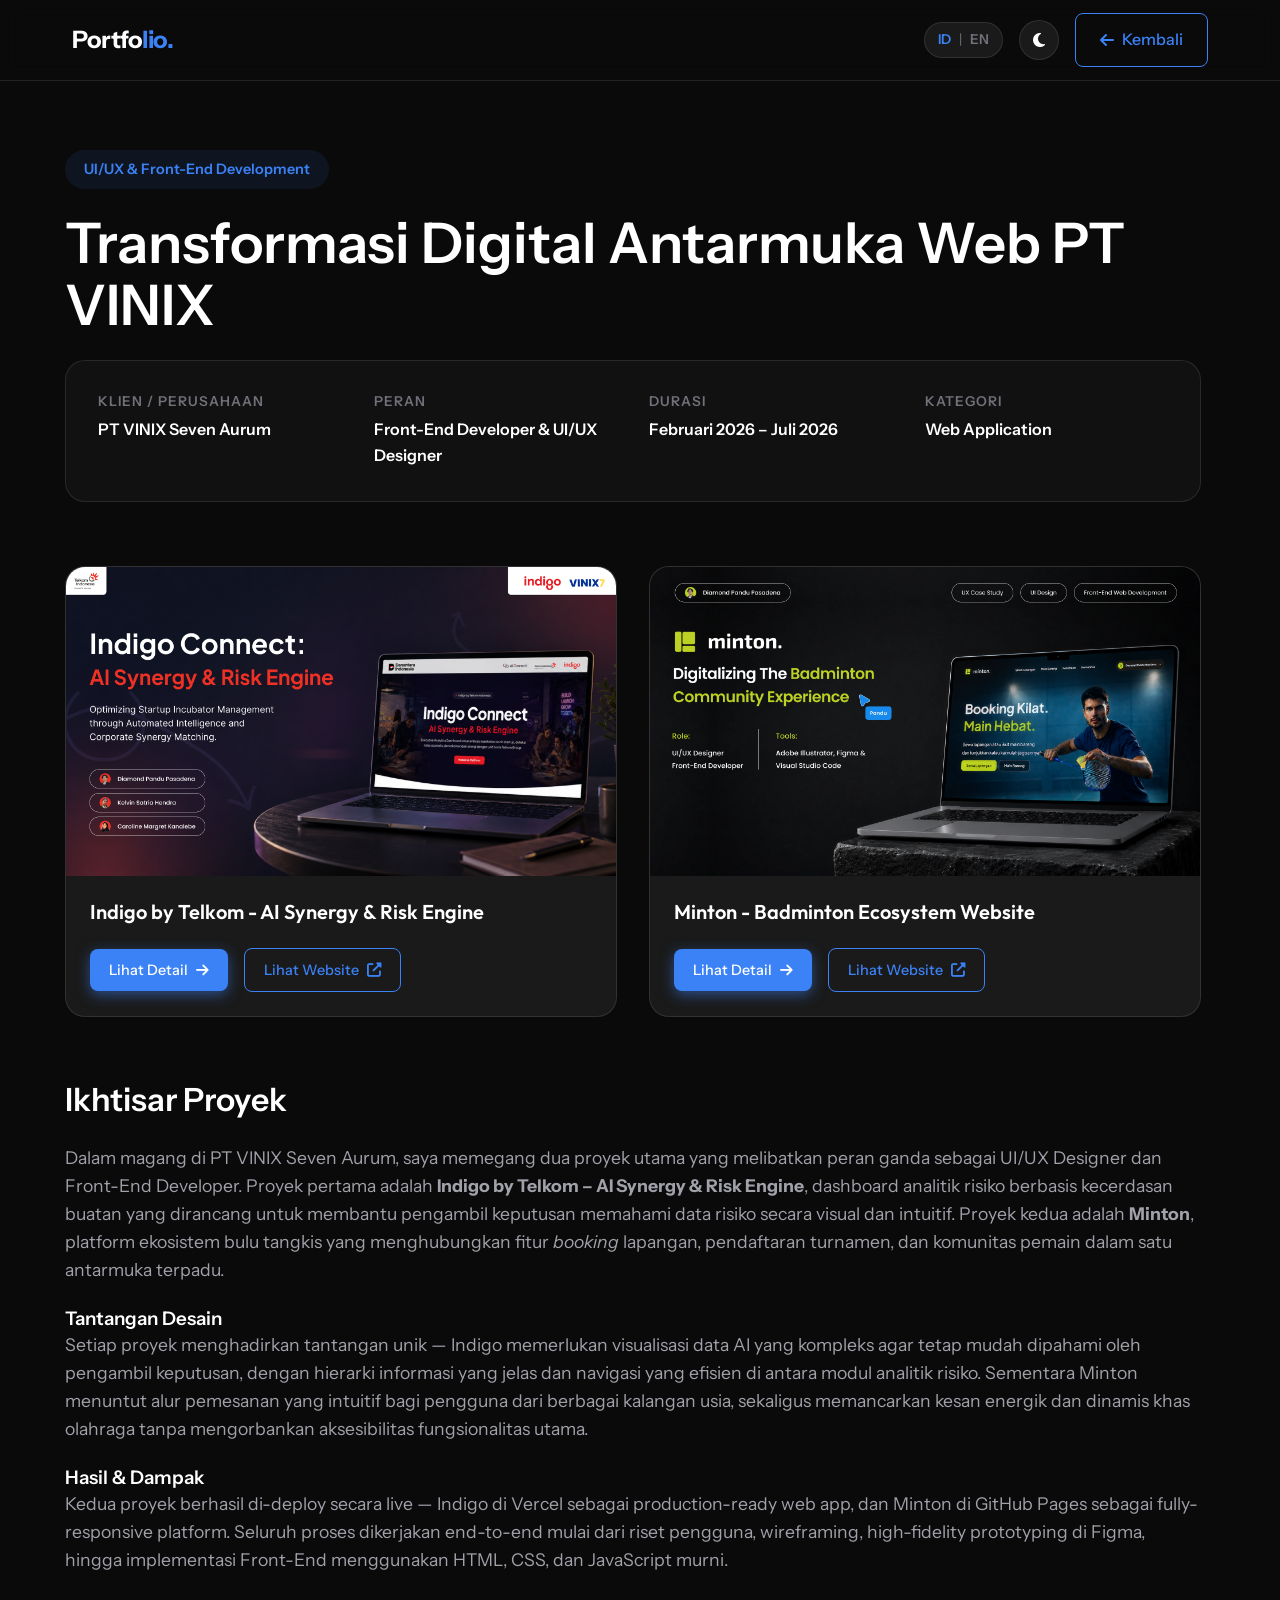
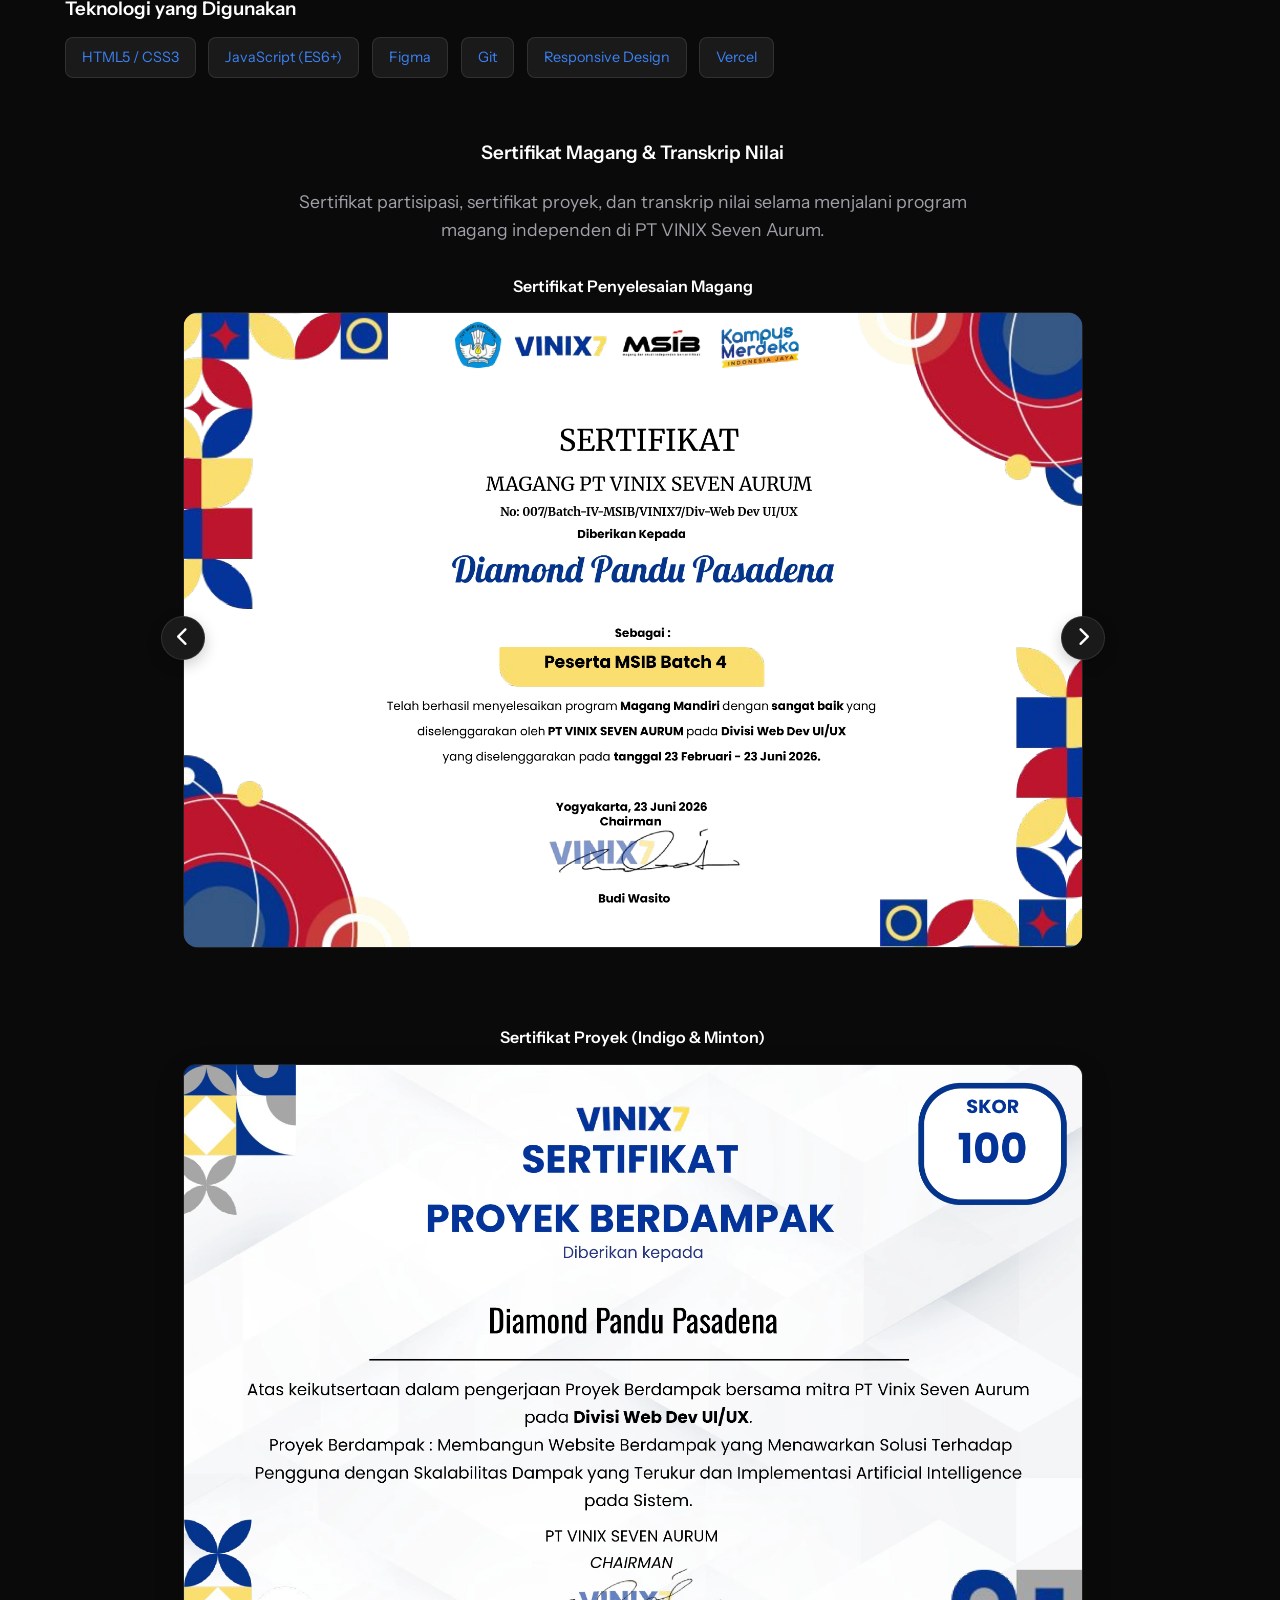
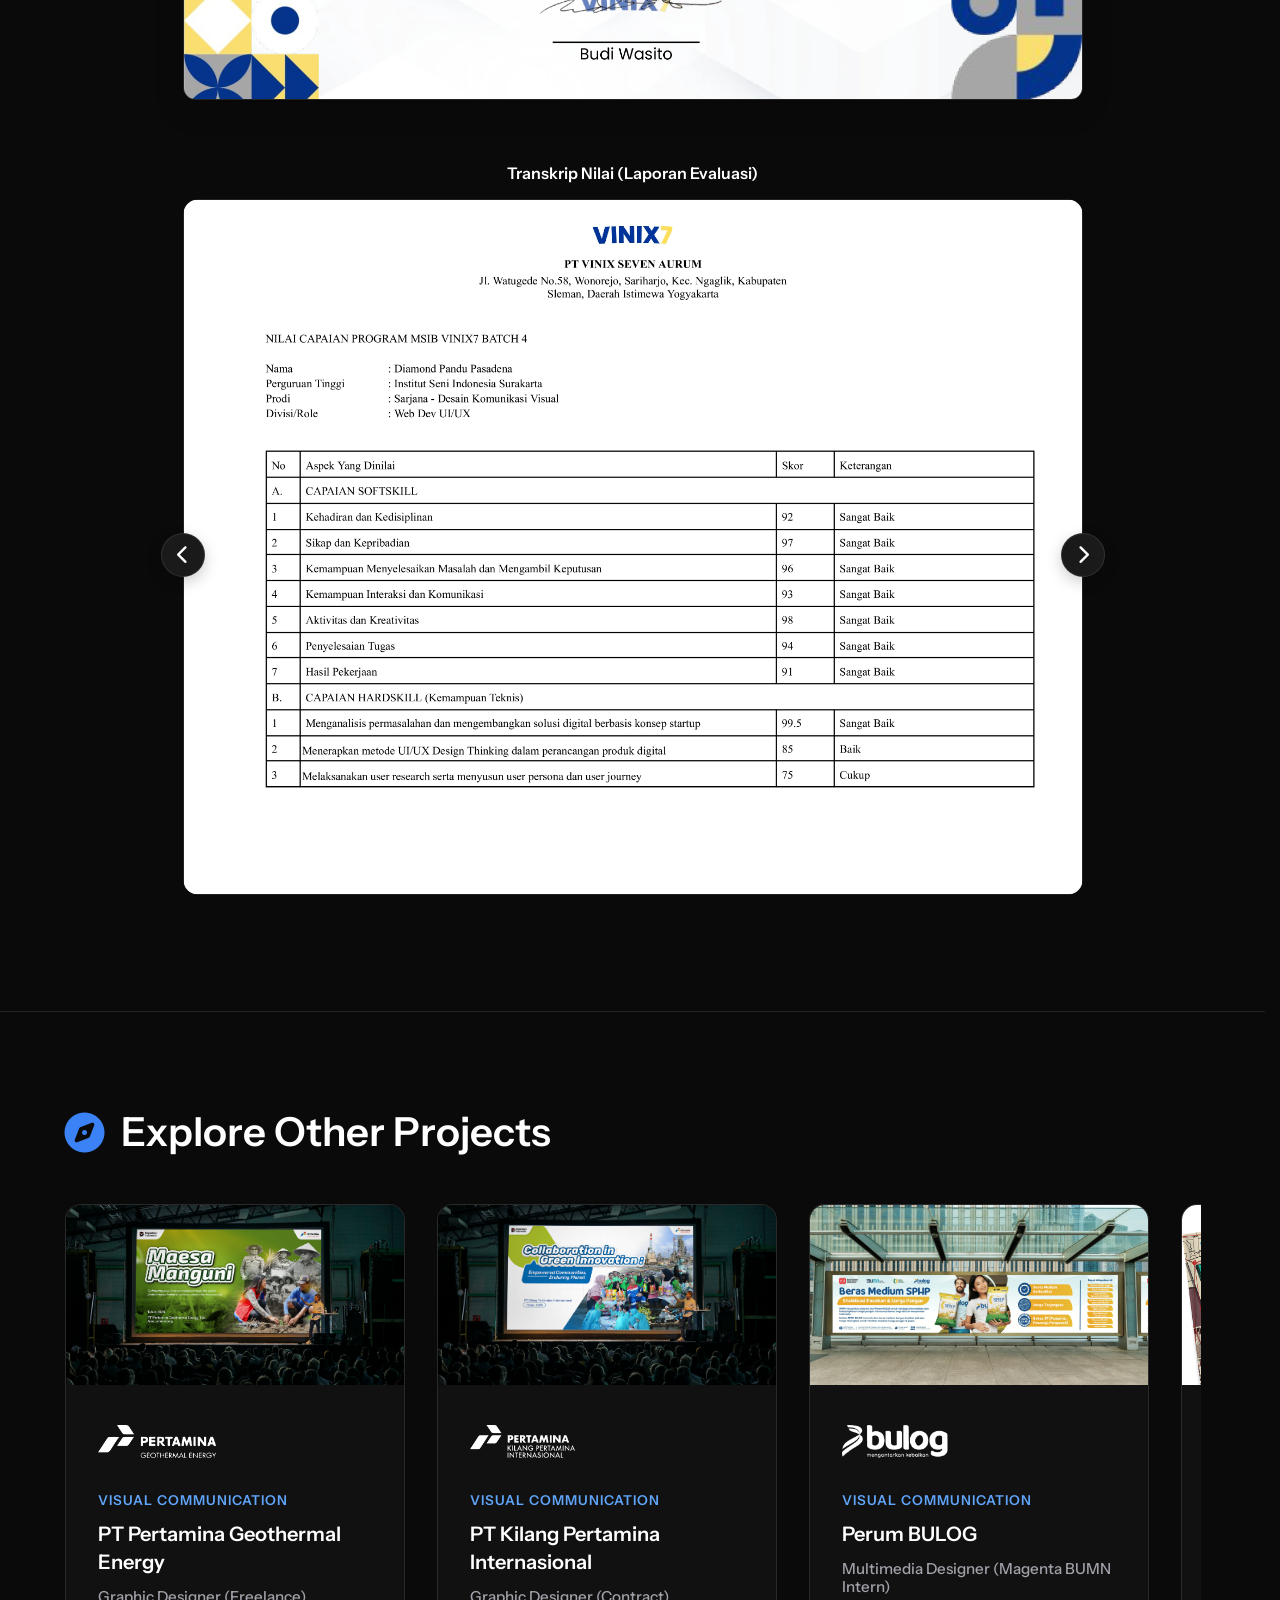
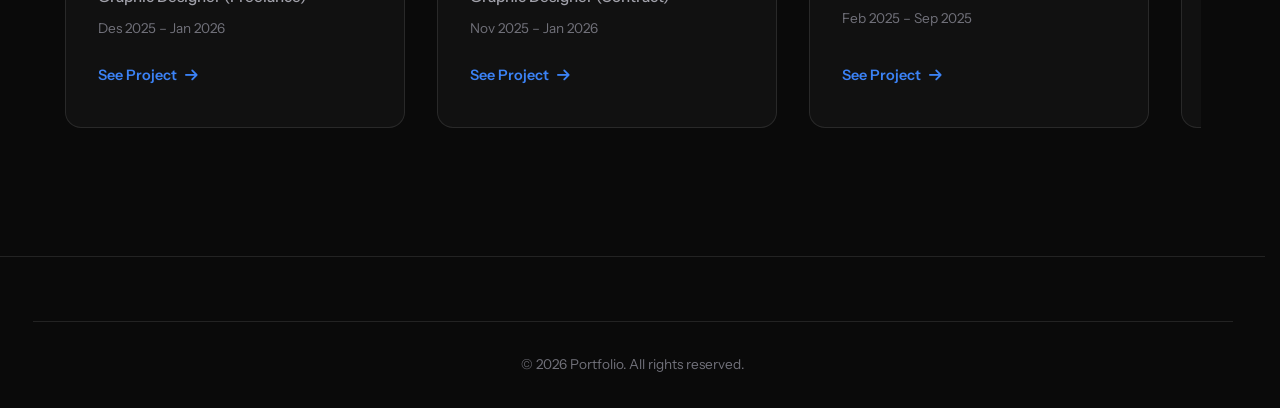
<file: pages/portfolio-vinix.html>
<!DOCTYPE html>
<html lang="id">

<head>
    <meta charset="UTF-8">
    <meta name="viewport" content="width=device-width, initial-scale=1.0">
    <title>PT VINIX Seven Aurum Portfolio | Digital Transformation Designer</title>
    <link rel="preconnect" href="https://fonts.googleapis.com">
    <link rel="preconnect" href="https://fonts.gstatic.com" crossorigin>
    <link
        href="https://fonts.googleapis.com/css2?family=Outfit:wght@300;400;500;600;700&family=Plus+Jakarta+Sans:wght@400;500;600;700&family=Instrument+Sans:wght@400;500;600;700&display=swap"
        rel="stylesheet">
    <link rel="stylesheet" href="../style.css">
    <link rel="stylesheet" href="https://cdnjs.cloudflare.com/ajax/libs/font-awesome/6.4.0/css/all.min.css">
    <style>
        .portfolio-detail {
            padding-top: 150px;
        }

        .project-hero {
            margin-bottom: 4rem;
        }

        .project-badge {
            display: inline-block;
            padding: 0.5rem 1.2rem;
            background: rgba(59, 130, 246, 0.1);
            color: var(--accent-primary);
            border-radius: 100px;
            font-size: 0.9rem;
            font-weight: 600;
            margin-bottom: 1.5rem;
        }

        .project-title {
            font-size: 3.5rem;
            margin-bottom: 1.5rem;
            line-height: 1.1;
        }

        .project-meta-grid {
            display: grid;
            grid-template-columns: repeat(auto-fit, minmax(200px, 1fr));
            gap: 2rem;
            padding: 2rem;
            background: var(--bg-secondary);
            border-radius: 20px;
            border: 1px solid var(--border-color);
        }

        .meta-item h4 {
            font-size: 0.85rem;
            color: var(--text-muted);
            text-transform: uppercase;
            letter-spacing: 1px;
            margin-bottom: 0.5rem;
        }

        .meta-item p {
            font-weight: 600;
            color: var(--text-primary);
        }

        .project-content {
            display: flex;
            flex-direction: column;
            gap: 4rem;
            margin-top: 4rem;
        }

        .project-description h2 {
            font-size: 2rem;
            margin-bottom: 1.5rem;
        }

        .project-description p {
            color: var(--text-secondary);
            margin-bottom: 1.5rem;
            font-size: 1.1rem;
        }

        .project-gallery {
            display: grid;
            grid-template-columns: 1fr 1fr;
            gap: 2rem;
        }

        .project-thumbnail {
            border-radius: 20px;
            overflow: hidden;
            border: 1px solid var(--border-color);
            background: var(--bg-tertiary);
            display: flex;
            flex-direction: column;
            transition: all 0.3s ease;
        }

        .project-thumbnail:hover {
            transform: translateY(-5px);
            box-shadow: 0 10px 30px rgba(0, 0, 0, 0.2);
            border-color: var(--accent-primary);
        }

        .thumbnail-img-wrapper {
            width: 100%;
            aspect-ratio: 16 / 9;
            overflow: hidden;
        }

        .thumbnail-img-wrapper img {
            width: 100%;
            height: 100%;
            object-fit: cover;
            transition: transform 0.5s ease;
        }

        .project-thumbnail:hover .thumbnail-img-wrapper img {
            transform: scale(1.05);
        }

        .thumbnail-info {
            padding: 1.5rem;
            display: flex;
            flex-direction: column;
        }

        .thumbnail-info h3 {
            color: var(--text-primary);
            font-size: 1.25rem;
            margin-bottom: 0.5rem;
            font-family: 'Outfit', sans-serif;
            font-weight: 600;
        }
        
        .thumbnail-info span {
            color: var(--text-secondary);
            font-size: 0.9rem;
            font-weight: 500;
            display: flex;
            align-items: center;
            gap: 0.5rem;
            transition: color 0.3s ease;
        }

        .project-thumbnail:hover .thumbnail-info span {
            color: var(--accent-primary);
        }

        .tech-tags {
            display: flex;
            flex-wrap: wrap;
            gap: 0.8rem;
            margin-top: 1rem;
        }

        .tech-tag {
            padding: 0.5rem 1rem;
            background: var(--bg-tertiary);
            border: 1px solid var(--border-color);
            border-radius: 8px;
            font-size: 0.9rem;
        }

        @media (max-width: 992px) {
            .project-gallery {
                grid-template-columns: 1fr;
            }

            .project-title {
                font-size: 2.5rem;
            }
        }

        /* Carousel Styles */
        .carousel-wrapper { position: relative; margin-bottom: 2rem; max-width: 1200px; margin-left: auto; margin-right: auto; }
        .carousel-btn { position: absolute; top: 50%; transform: translateY(-50%); background: var(--bg-tertiary); color: var(--text-primary); border: 1px solid var(--border-color); border-radius: 50%; width: 44px; height: 44px; display: flex; align-items: center; justify-content: center; cursor: pointer; z-index: 10; box-shadow: 0 5px 15px rgba(0,0,0,0.2); transition: all 0.3s ease; font-size: 1.2rem; }
        .carousel-btn:hover { background: var(--accent-primary); color: #fff; border-color: var(--accent-primary); }
        .carousel-btn.prev { left: -22px; }
        .carousel-btn.next { right: -22px; }
        @media (max-width: 768px) { .carousel-btn { display: none; } }
        
        .css-carousel { display: flex; overflow-x: auto; scroll-snap-type: x mandatory; gap: 1.5rem; padding-bottom: 1rem; scrollbar-width: none; scroll-behavior: smooth; }
        .css-carousel::-webkit-scrollbar { display: none; }
        .css-carousel-item { flex: 0 0 100%; scroll-snap-align: start; border-radius: 16px; overflow: hidden; position: relative; border: 1px solid var(--border-color); transition: transform 0.3s ease, box-shadow 0.3s ease; display: flex; align-items: center; justify-content: center; background: var(--bg-secondary); }
        .css-carousel-item:hover { box-shadow: 0 10px 30px rgba(0, 0, 0, 0.15); border-color: var(--accent-primary); }
        .css-carousel-item img { width: 100%; height: auto; display: block; object-fit: contain; margin: 0 auto; }
        @media (max-width: 768px) { .css-carousel-item { flex: 0 0 calc(100% - 2rem); scroll-snap-align: center; } }
    </style>
</head>

<body class="portfolio-page">
    <nav class="navbar">
        <div class="container nav-container">
            <a href="../index.html" class="logo">Portfo<span>lio.</span></a>
                        <div style="display: flex; gap: 1rem; align-items: center;">
                <div class="nav-actions" style="position: static; flex-direction: row; display: flex; gap: 1rem; align-items: center;">
                    <div id="lang-switch" class="lang-switch">
                        <span id="lang-id" class="active">ID</span>
                        <span class="lang-divider">|</span>
                        <span id="lang-en">EN</span>
                    </div>
                    <div id="theme-toggle" class="theme-toggle">
                        <i class="fas fa-moon"></i>
                    </div>
                </div>
                <a href="../index.html" class="btn-primary-outline"><i class="fas fa-arrow-left"></i> Kembali</a>
            </div>
        </div>
    </nav>

    <section class="portfolio-detail section-padding">
        <div class="container">
            <div class="project-hero">
                <div class="project-badge">UI/UX & Front-End Development</div>
                <h1 class="project-title">Transformasi Digital Antarmuka Web PT VINIX</h1>
                <div class="project-meta-grid">
                    <div class="meta-item">
                        <h4>Klien / Perusahaan</h4>
                        <p>PT VINIX Seven Aurum</p>
                    </div>
                    <div class="meta-item">
                        <h4>Peran</h4>
                        <p>Front-End Developer & UI/UX Designer</p>
                    </div>
                    <div class="meta-item">
                        <h4>Durasi</h4>
                        <p>Februari 2026 – Juli 2026</p>
                    </div>
                    <div class="meta-item">
                        <h4>Kategori</h4>
                        <p>Web Application</p>
                    </div>
                </div>
            </div>

            <div class="project-content">
                <div class="project-gallery">
                    <div class="project-thumbnail">
                        <a href="case-study-indigo.html" class="thumbnail-img-wrapper" style="display: block;">
                            <img src="../assets/vinix7/indigo.png" alt="Indigo Project">
                        </a>
                        <div class="thumbnail-info">
                            <a href="case-study-indigo.html" style="text-decoration: none;">
                                <h3>Indigo by Telkom - AI Synergy & Risk Engine</h3>
                            </a>
                            <div style="display: flex; gap: 1rem; align-items: center; margin-top: 1rem; flex-wrap: wrap;">
                                <a href="case-study-indigo.html" class="btn-primary" style="padding: 0.6rem 1.2rem; font-size: 0.9rem; text-decoration: none; display: inline-flex; align-items: center; gap: 0.5rem; border-radius: 8px;">
                                    Lihat Detail <i class="fas fa-arrow-right"></i>
                                </a>
                                <a href="https://indigo-connect-ai-synergy-risk-engi.vercel.app/" target="_blank" class="btn-primary-outline" style="padding: 0.6rem 1.2rem; font-size: 0.9rem; text-decoration: none; display: inline-flex; align-items: center; gap: 0.5rem; border-radius: 8px;">
                                    Lihat Website <i class="fas fa-external-link-alt"></i>
                                </a>
                            </div>
                        </div>
                    </div>
                    <div class="project-thumbnail">
                        <a href="case-study-minton.html" class="thumbnail-img-wrapper" style="display: block;">
                            <img src="../assets/vinix7/minton.png" alt="Minton Project">
                        </a>
                        <div class="thumbnail-info">
                            <a href="case-study-minton.html" style="text-decoration: none;">
                                <h3>Minton - Badminton Ecosystem Website</h3>
                            </a>
                            <div style="display: flex; gap: 1rem; align-items: center; margin-top: 1rem; flex-wrap: wrap;">
                                <a href="case-study-minton.html" class="btn-primary" style="padding: 0.6rem 1.2rem; font-size: 0.9rem; text-decoration: none; display: inline-flex; align-items: center; gap: 0.5rem; border-radius: 8px;">
                                    Lihat Detail <i class="fas fa-arrow-right"></i>
                                </a>
                                <a href="https://diamond123xyz-sys.github.io/Minton-Website/frontend/index.html" target="_blank" class="btn-primary-outline" style="padding: 0.6rem 1.2rem; font-size: 0.9rem; text-decoration: none; display: inline-flex; align-items: center; gap: 0.5rem; border-radius: 8px;">
                                    Lihat Website <i class="fas fa-external-link-alt"></i>
                                </a>
                            </div>
                        </div>
                    </div>
                </div>

                <div class="project-description">
                    <h2>Ikhtisar Proyek</h2>
                    <p>Dalam magang di PT VINIX Seven Aurum, saya memegang dua proyek utama yang melibatkan peran ganda sebagai UI/UX Designer dan Front-End Developer. Proyek pertama adalah <strong>Indigo by Telkom – AI Synergy & Risk Engine</strong>, dashboard analitik risiko berbasis kecerdasan buatan yang dirancang untuk membantu pengambil keputusan memahami data risiko secara visual dan intuitif. Proyek kedua adalah <strong>Minton</strong>, platform ekosistem bulu tangkis yang menghubungkan fitur <em>booking</em> lapangan, pendaftaran turnamen, dan komunitas pemain dalam satu antarmuka terpadu.</p>
                    
                    <h3>Tantangan Desain</h3>
                    <p>Setiap proyek menghadirkan tantangan unik — Indigo memerlukan visualisasi data AI yang kompleks agar tetap mudah dipahami oleh pengambil keputusan, dengan hierarki informasi yang jelas dan navigasi yang efisien di antara modul analitik risiko. Sementara Minton menuntut alur pemesanan yang intuitif bagi pengguna dari berbagai kalangan usia, sekaligus memancarkan kesan energik dan dinamis khas olahraga tanpa mengorbankan aksesibilitas fungsionalitas utama.</p>

                    <h3>Hasil & Dampak</h3>
                    <p>Kedua proyek berhasil di-deploy secara live — Indigo di Vercel sebagai production-ready web app, dan Minton di GitHub Pages sebagai fully-responsive platform. Seluruh proses dikerjakan end-to-end mulai dari riset pengguna, wireframing, high-fidelity prototyping di Figma, hingga implementasi Front-End menggunakan HTML, CSS, dan JavaScript murni.</p>

                    <h3>Teknologi yang Digunakan</h3>
                    <div class="tech-tags">
                        <span class="tech-tag">HTML5 / CSS3</span>
                        <span class="tech-tag">JavaScript (ES6+)</span>
                        <span class="tech-tag">Figma</span>
                        <span class="tech-tag">Git</span>
                        <span class="tech-tag">Responsive Design</span>
                        <span class="tech-tag">Vercel</span>
                    </div>
                    
                    <div class="category-section" style="margin-top: 4rem;">
                        <h3 style="margin-bottom: 1.5rem; text-align: center;">Sertifikat Magang & Transkrip Nilai</h3>
                        <p style="color: var(--text-secondary); text-align: center; margin-bottom: 2rem; max-width: 700px; margin-left: auto; margin-right: auto;">
                            Sertifikat partisipasi, sertifikat proyek, dan transkrip nilai selama menjalani program magang independen di PT VINIX Seven Aurum.
                        </p>
                        <div style="display: flex; flex-direction: column; gap: 4rem; align-items: center;">
                            <div style="width: 100%; max-width: 900px; display: flex; flex-direction: column; gap: 1rem; align-items: center;">
                                <h4 style="color: var(--text-primary);">Sertifikat Penyelesaian Magang</h4>
                                <div class="carousel-wrapper" style="margin-bottom: 0; width: 100%;">
                                    <button class="carousel-btn prev"><i class="fas fa-chevron-left"></i></button>
                                    <div class="css-carousel">
                                        <div class="css-carousel-item" style="border: none; background: transparent; box-shadow: none; padding: 0;">
                                            <img src="../assets/vinix7/sertifikat_utama1.webp" alt="Sertifikat Utama 1" style="width: 100%; border-radius: 12px; box-shadow: 0 10px 30px rgba(0,0,0,0.15); border: 1px solid var(--border-color);">
                                        </div>
                                        <div class="css-carousel-item" style="border: none; background: transparent; box-shadow: none; padding: 0;">
                                            <img src="../assets/vinix7/sertifikat_utama2.webp" alt="Sertifikat Utama 2" style="width: 100%; border-radius: 12px; box-shadow: 0 10px 30px rgba(0,0,0,0.15); border: 1px solid var(--border-color);">
                                        </div>
                                    </div>
                                    <button class="carousel-btn next"><i class="fas fa-chevron-right"></i></button>
                                </div>
                            </div>
                            <div style="width: 100%; max-width: 900px; display: flex; flex-direction: column; gap: 1rem; align-items: center;">
                                <h4 style="color: var(--text-primary);">Sertifikat Proyek (Indigo & Minton)</h4>
                                <img src="../assets/vinix7/sertifikat_project.webp" alt="Sertifikat Proyek" style="width: 100%; border-radius: 12px; box-shadow: 0 10px 30px rgba(0,0,0,0.15); border: 1px solid var(--border-color);">
                            </div>
                            <div style="width: 100%; max-width: 900px; display: flex; flex-direction: column; gap: 1rem; align-items: center;">
                                <h4 style="color: var(--text-primary);">Transkrip Nilai (Laporan Evaluasi)</h4>
                                <div class="carousel-wrapper" style="margin-bottom: 0; width: 100%;">
                                    <button class="carousel-btn prev"><i class="fas fa-chevron-left"></i></button>
                                    <div class="css-carousel">
                                        <div class="css-carousel-item" style="border: none; background: transparent; box-shadow: none; padding: 0;">
                                            <img src="../assets/vinix7/transkrip_1.webp" alt="Transkrip 1" style="width: 100%; border-radius: 12px; box-shadow: 0 10px 30px rgba(0,0,0,0.15); border: 1px solid var(--border-color);">
                                        </div>
                                        <div class="css-carousel-item" style="border: none; background: transparent; box-shadow: none; padding: 0;">
                                            <img src="../assets/vinix7/transkrip_2.webp" alt="Transkrip 2" style="width: 100%; border-radius: 12px; box-shadow: 0 10px 30px rgba(0,0,0,0.15); border: 1px solid var(--border-color);">
                                        </div>
                                    </div>
                                    <button class="carousel-btn next"><i class="fas fa-chevron-right"></i></button>
                                </div>
                            </div>
                        </div>
                    </div>
                </div>
            </div>
        </div>
    </section>

    <!-- Other Projects Exploration -->
    <section class="other-projects">
        <div class="container">
            <h2 class="other-projects-title"><i class="fas fa-compass" style="color: var(--accent-primary);"></i> Explore Other Projects</h2>
            <div class="other-projects-grid">
                <!-- PGE -->
                <a href="portfolio-pertamina-geothermal.html" class="other-project-card">
                    <div class="card-thumb">
                        <img src="../assets/pt pge/hero section.webp" alt="PGE Project">
                    </div>
                    <div class="card-body">
                        <div class="other-project-logo">
                            <img src="../assets/img/pertamina geothermal.png" class="logo-light">
                            <img src="../assets/img/pertamina geothermal putih.png" class="logo-dark">
                        </div>
                        <div class="other-project-content">
                            <span class="category">Visual Communication</span>
                            <h3>PT Pertamina Geothermal Energy</h3>
                            <h4 class="project-role">Graphic Designer (Freelance)</h4>
                            <p class="project-date">Des 2025 – Jan 2026</p>
                            <div class="view-project-link">See Project <i class="fas fa-arrow-right"></i></div>
                        </div>
                    </div>
                </a>
                <!-- KPI -->
                <a href="portfolio-pertamina-internasional.html" class="other-project-card">
                    <div class="card-thumb">
                        <img src="../assets/pt kpi/hero section.png" alt="KPI Project">
                    </div>
                    <div class="card-body">
                        <div class="other-project-logo">
                            <img src="../assets/img/PT Kilang Pertamina Internasional.svg" class="logo-light">
                            <img src="../assets/img/PT Kilang Pertamina Internasional Putih.png" class="logo-dark">
                        </div>
                        <div class="other-project-content">
                            <span class="category">Visual Communication</span>
                            <h3>PT Kilang Pertamina Internasional</h3>
                            <h4 class="project-role">Graphic Designer (Contract)</h4>
                            <p class="project-date">Nov 2025 – Jan 2026</p>
                            <div class="view-project-link">See Project <i class="fas fa-arrow-right"></i></div>
                        </div>
                    </div>
                </a>
                <!-- BULOG -->
                <a href="portfolio-bulog.html" class="other-project-card">
                    <div class="card-thumb">
                        <img src="../assets/bulog/banner-sphp.webp" alt="BULOG Project">
                    </div>
                    <div class="card-body">
                        <div class="other-project-logo">
                            <img src="../assets/img/bulog.png" class="logo-light">
                            <img src="../assets/img/BULOG Putih-8 1.png" class="logo-dark">
                        </div>
                        <div class="other-project-content">
                            <span class="category">Visual Communication</span>
                            <h3>Perum BULOG</h3>
                            <h4 class="project-role">Multimedia Designer (Magenta BUMN Intern)</h4>
                            <p class="project-date">Feb 2025 – Sep 2025</p>
                            <div class="view-project-link">See Project <i class="fas fa-arrow-right"></i></div>
                        </div>
                    </div>
                </a>
                <!-- BSKAP -->
        <a href="portfolio-bskap.html" class="other-project-card">
            <div class="card-thumb">
                <img src="../assets/bskap/komik 1.png" alt="BSKAP Project">
            </div>
            <div class="card-body">
                <div class="other-project-logo bskap-logo-wrapper">
                    <img src="../assets/img/Logo Kemendikbud.png" class="logo-light">
                    <img src="../assets/img/bskap putih.png" class="logo-dark">
                </div>
                <div class="other-project-content">
                    <span class="category">Visual Communication</span>
                    <h3>BSKAP Kemendikbudristek</h3>
                    <h4 class="project-role">Graphic Designer (MSIB Intern)</h4>
                    <p class="project-date">Sep 2024 – Des 2024</p>
                    <div class="view-project-link">See Project <i class="fas fa-arrow-right"></i></div>
                </div>
            </div>
        </a>
            </div></div>
    </section>

    <footer>
        <div class="container footer-bottom">
            <p>&copy; 2026 Portfolio. All rights reserved.</p>
        </div>
    </footer>

    <script>
        // Theme initialization
        const savedTheme = localStorage.getItem('portfolio-theme') || 'dark';
        if (savedTheme === 'light') {
            document.body.setAttribute('data-theme', 'light');
        }
    </script>
    <script src="../script.js"></script>
</body>

</html>
</file>
<file: style.css>
/* Custom Properties / Variables */
:root {
    /* Dark Mode (Default) */
    --bg-primary: #0a0a0a;
    --bg-secondary: #111111;
    --bg-tertiary: #1a1a1a;

    --text-primary: #ffffff;
    --text-secondary: #a1a1aa;
    --text-muted: #71717a;

    --accent-primary: #3b82f6;
    --accent-secondary: #60a5fa;
    --accent-glow: rgba(59, 130, 246, 0.5);

    --border-color: rgba(255, 255, 255, 0.1);
    --glass-bg: rgba(25, 25, 25, 0.7);
    --navbar-bg: rgba(10, 10, 10, 0.8);

    --font-heading: 'Instrument Sans', 'Outfit', sans-serif;
    --font-body: 'Plus Jakarta Sans', sans-serif;

    --transition-fast: 0.2s ease;
    --transition-normal: 0.3s ease;
    --transition-slow: 0.5s ease;
}

/* Light Mode Variables */
[data-theme="light"] {
    --bg-primary: #ffffff;
    --bg-secondary: #f8fafc;
    --bg-tertiary: #f1f5f9;

    --text-primary: #0f172a;
    --text-secondary: #475569;
    --text-muted: #64748b;

    --accent-primary: #2563eb;
    --accent-secondary: #3b82f6;
    --accent-glow: rgba(37, 99, 235, 0.3);

    --border-color: rgba(0, 0, 0, 0.1);
    --glass-bg: rgba(255, 255, 255, 0.7);
    --navbar-bg: rgba(255, 255, 255, 0.8);
}

/* Base Styles */
* {
    margin: 0;
    padding: 0;
    box-sizing: border-box;
}

html {
    scroll-behavior: smooth;
    scrollbar-gutter: stable;
}

body {
    font-family: "Instrument Sans", "Outfit", "";
    background-color: var(--bg-primary);
    color: var(--text-primary);
    line-height: 1.6;
    overflow-x: hidden;
    transition: background-color var(--transition-normal), color var(--transition-normal);
}

h1,
h2,
h3,
h4,
h5,
h6 {
    font-family: "Instrument Sans";
    font-weight: 600;
    line-height: 1.2;
}

a {
    text-decoration: none;
    color: inherit;
    transition: var(--transition-normal);
}

ul {
    list-style: none;
}

.container {
    max-width: 1200px;
    margin: 0 auto;
    padding: 0 2rem;
}

span {
    color: var(--accent-primary);
}

.section-padding {
    padding: 100px 0;
}

.glass-effect {
    background: var(--glass-bg);
    backdrop-filter: blur(12px);
    -webkit-backdrop-filter: blur(12px);
    border: 1px solid var(--border-color);
}

/* Typography Utilities */
.section-header {
    text-align: center;
    margin-bottom: 4rem;
}

.section-header.align-left {
    text-align: left;
}

.section-header h2 {
    font-size: 2.5rem;
    margin-bottom: 1rem;
}

.section-header p {
    color: var(--text-secondary);
    max-width: 600px;
    margin: 0 auto;
    font-size: 1rem;
}

.align-left p {
    margin: 0;
}

.subsection-title {
    font-size: 1.3rem;
    margin-bottom: 1rem;
    display: flex;
    align-items: center;
    gap: 0.5rem;
    color: var(--text-primary);
}

.subsection-title i {
    color: var(--accent-primary);
}

.mt-4 {
    margin-top: 2rem;
}

.mb-4 {
    margin-bottom: 2rem;
}

/* Buttons */
.btn-primary,
.btn-secondary,
.btn-primary-outline {
    display: inline-flex;
    align-items: center;
    gap: 0.5rem;
    padding: 0.8rem 1.5rem;
    border-radius: 8px;
    font-weight: 500;
    font-family: var(--font-heading);
    cursor: pointer;
    transition: var(--transition-normal);
    border: none;
    font-size: 1rem;
}

.btn-primary {
    background-color: var(--accent-primary);
    color: white;
    box-shadow: 0 4px 14px 0 var(--accent-glow);
}

.btn-primary:hover {
    background-color: var(--accent-secondary);
    transform: translateY(-2px);
    box-shadow: 0 6px 20px rgba(96, 165, 250, 0.6);
}

.btn-primary-outline {
    background: transparent;
    border: 1px solid var(--accent-primary);
    color: var(--accent-primary);
}

.btn-primary-outline:hover {
    background: var(--accent-primary);
    color: white;
    box-shadow: 0 4px 14px 0 var(--accent-glow);
}

.btn-secondary {
    background-color: var(--bg-tertiary);
    color: var(--text-primary);
    border: 1px solid var(--border-color);
}

.btn-secondary:hover {
    background-color: var(--border-color);
    transform: translateY(-2px);
}

.cv-dropdown-content {
    display: none;
    position: absolute;
    top: 100%;
    left: 50%;
    transform: translateX(-50%);
    background-color: var(--bg-tertiary);
    min-width: 220px;
    box-shadow: 0px 8px 16px 0px rgba(0, 0, 0, 0.4);
    z-index: 100;
    border-radius: 8px;
    margin-top: 10px;
    overflow: hidden;
    border: 1px solid var(--border-color);
    opacity: 0;
    transition: opacity 0.3s ease;
}

.cv-dropdown-content.show {
    display: block;
    animation: fadeInDropdown 0.3s forwards;
}

@keyframes fadeInDropdown {
    from {
        opacity: 0;
        transform: translate(-50%, -10px);
    }

    to {
        opacity: 1;
        transform: translate(-50%, 0);
    }
}

.cv-dropdown-content a {
    color: var(--text-primary);
    padding: 12px 18px;
    text-decoration: none;
    display: block;
    font-size: 0.95rem;
    text-align: left;
    border-bottom: 1px solid var(--border-color);
    transition: background-color 0.2s ease, color 0.2s ease;
}

.cv-dropdown-content a:last-child {
    border-bottom: none;
}

.cv-dropdown-content a:hover {
    background-color: var(--accent-primary);
    color: white;
}

.w-100 {
    width: 100%;
    justify-content: center;
}

/* Navigation */
.navbar {
    position: fixed;
    top: 0;
    width: 100%;
    z-index: 1000;
    background: var(--navbar-bg);
    backdrop-filter: blur(10px);
    -webkit-backdrop-filter: blur(10px);
    border-bottom: 1px solid var(--border-color);
    transition: var(--transition-normal);
}

.nav-container {
    display: flex;
    justify-content: space-between;
    align-items: center;
    height: 80px;
}

.logo {
    font-size: 1.5rem;
    font-weight: 700;
    font-family: var(--font-heading);
    letter-spacing: -0.5px;
}

.nav-links {
    display: flex;
    align-items: center;
    gap: 2.5rem;
}

.nav-links a:not(.btn-primary-outline) {
    font-size: 0.95rem;
    font-weight: 500;
    color: var(--text-secondary);
}

.nav-links a:not(.btn-primary-outline):hover {
    color: var(--text-primary);
}

.nav-actions {
    display: flex;
    align-items: center;
    gap: 1.5rem;
}

.lang-switch {
    display: flex;
    align-items: center;
    gap: 0.5rem;
    font-size: 0.85rem;
    font-weight: 600;
    color: var(--text-muted);
    cursor: pointer;
    background: var(--bg-tertiary);
    padding: 0.4rem 0.8rem;
    border-radius: 100px;
    border: 1px solid var(--border-color);
}

.lang-switch span {
    color: var(--text-muted);
    transition: var(--transition-fast);
}

.lang-switch span.active {
    color: var(--accent-primary);
}

.lang-switch span:hover:not(.active) {
    color: var(--text-primary);
}

.lang-divider {
    color: var(--border-color);
    font-weight: 300;
}

.theme-toggle {
    width: 40px;
    height: 40px;
    display: flex;
    justify-content: center;
    align-items: center;
    cursor: pointer;
    border-radius: 50%;
    background: var(--bg-tertiary);
    border: 1px solid var(--border-color);
    color: var(--text-primary);
    transition: var(--transition-normal);
}

.theme-toggle:hover {
    background: var(--border-color);
}

.hamburger {
    display: none;
    font-size: 1.5rem;
    cursor: pointer;
    color: var(--text-primary);
}

/* Hero Section */
.hero {
    padding: 80px 0 80px;
    min-height: 100vh;
    display: flex;
    align-items: center;
    position: relative;
    z-index: 20;
    /* Layers the hero section above the about section */
    overflow: hidden;
    background: linear-gradient(135deg, rgba(2, 6, 23, 0.75) 0%, rgba(15, 23, 42, 0.65) 50%, rgba(30, 58, 138, 0.55) 100%), url('assets/img/hero_section.png');
    background-size: cover;
    background-position: center;
    background-attachment: fixed;
    color: #ffffff;
}

.hero .hero-title,
.hero .hero-subtitle,
.hero .trust-indicators p,
.hero .badge {
    color: #ffffff;
}

.hero .hero-subtitle strong {
    color: #60a5fa;
}

@keyframes modernReveal {
    from {
        opacity: 0;
        transform: translateY(40px) scale(0.95);
        filter: blur(12px);
    }

    to {
        opacity: 1;
        transform: translateY(0) scale(1);
        filter: blur(0);
    }
}

.hero .badge,
.project-badge {
    opacity: 0;
    animation: modernReveal 1.2s cubic-bezier(0.16, 1, 0.3, 1) forwards;
    animation-delay: 0.1s;
}

.hero .hero-title,
.project-title {
    opacity: 0;
    animation: modernReveal 1.2s cubic-bezier(0.16, 1, 0.3, 1) forwards;
    animation-delay: 0.25s;
}

.hero .trust-indicators,
.project-meta-grid,
.about-content {
    opacity: 0;
    animation: modernReveal 1.2s cubic-bezier(0.16, 1, 0.3, 1) forwards;
    animation-delay: 0.4s;
}

[data-theme="light"] .hero .logo-light {
    display: none !important;
}

[data-theme="light"] .hero .logo-dark {
    display: block !important;
}

[data-theme="light"] .hero .vinix-logo {
    filter: brightness(0) invert(1) !important;
}




.hero-container {
    display: grid;
    grid-template-columns: 1.3fr 0.7fr;
    gap: 5rem;
    align-items: center;
}

.about {
    position: relative;
    z-index: 10;
    /* Keeps about section layered under hero section */
}

.about-container {
    display: grid;
    grid-template-columns: 0.7fr 1.3fr;
    gap: 5rem;
    align-items: center;
}

.badge {
    display: inline-block;
    padding: 0.4rem 1rem;
    background: rgba(59, 130, 246, 0.1);
    color: var(--accent-secondary);
    border: 1px solid rgba(59, 130, 246, 0.2);
    border-radius: 100px;
    font-size: 0.85rem;
    font-weight: 600;
    margin-bottom: 1.5rem;
}

[data-theme="light"] .badge {
    background: rgba(37, 99, 235, 0.1);
    border-color: rgba(37, 99, 235, 0.2);
}

.hero-title {
    font-size: 4.0rem;
    line-height: 1.15;
    letter-spacing: -1.2px;
    margin-bottom: 2rem;
}

.hero-subtitle {
    font-size: 1.1rem;
    color: var(--text-secondary);
    margin-bottom: 2.5rem;
    max-width: 100%;
}

.hero-subtitle strong {
    color: var(--text-primary);
    font-weight: 600;
}

.hero-actions {
    display: flex;
    gap: 1rem;
    margin-bottom: 3rem;
}

.trust-indicators p {
    font-size: 0.85rem;
    color: var(--text-muted);
    text-transform: uppercase;
    letter-spacing: 1px;
    margin-bottom: 1.2rem;
}

.logos-placeholder {
    display: flex;
    align-items: center;
    gap: 1.5rem;
    flex-wrap: wrap;
    margin-top: 0.5rem;
}

.trust-logo-wrapper {
    display: inline-flex;
    align-items: center;
}

.trust-logo {
    height: 30px;
    width: auto;
    filter: grayscale(1) opacity(0.6);
    transition: var(--transition-normal);
}

.trust-logo:hover {
    filter: grayscale(0) opacity(1);
    transform: translateY(-2px);
}

.trust-logo.logo-light {
    display: none;
}

.trust-logo.logo-dark {
    display: block;
}

[data-theme="light"] .trust-logo.logo-light {
    display: block;
}

[data-theme="light"] .trust-logo.logo-dark {
    display: none;
}

/* Dark mode (default) inverts black text logos to white */
.cert-icon.efset img,
.cert-icon.toefl img {
    filter: brightness(0) invert(1);
}

/* Light mode keeps them in original color (black) */
[data-theme="light"] .cert-icon.efset img,
[data-theme="light"] .cert-icon.toefl img {
    filter: none;
}

.trust-logo.vinix-logo {
    filter: brightness(0) invert(1) opacity(0.6);
}

.trust-logo.vinix-logo:hover {
    filter: brightness(0) invert(1) opacity(1);
}

[data-theme="light"] .trust-logo.vinix-logo {
    filter: grayscale(1) opacity(0.6);
}

[data-theme="light"] .trust-logo.vinix-logo:hover {
    filter: grayscale(0) opacity(1);
}

.dot {
    color: var(--border-color);
    font-size: 0.5rem;
}

.hero-visual {
    position: relative;
    height: 600px;
    display: flex;
    justify-content: center;
    align-items: center;
}


@keyframes swing {
    0% {
        transform: rotate(3deg);
    }

    50% {
        transform: rotate(-3deg);
    }

    100% {
        transform: rotate(3deg);
    }
}

.id-card-container {
    position: relative;
    width: 270px;
    margin: 60px auto 20px;
    z-index: 10;
    transform-origin: 50% -240px;
    /* Swings accurately from the top of the shortened strings */
    animation: swing 4.5s cubic-bezier(0.45, 0, 0.55, 1) infinite;
}

.id-card-container:hover {
    animation-play-state: paused;
}

.lanyard {
    position: absolute;
    top: -60px;
    left: 0;
    width: 100%;
    height: 60px;
    display: flex;
    justify-content: center;
}

.lanyard .string {
    position: absolute;
    width: 6px;
    height: 800px;
    /* Lengthened securely into the hero section space but stays underneath due to z-index */
    background: linear-gradient(to bottom, #0f172a, #1a1a2e, #16213e);
    bottom: 20px;
    border-radius: 3px;
    z-index: 1;
}

.lanyard .string-left {
    left: 45%;
    transform: rotate(18deg);
    transform-origin: bottom center;
}

.lanyard .string-right {
    right: 45%;
    transform: rotate(-18deg);
    transform-origin: bottom center;
}

[data-theme="light"] .lanyard .string {
    background: linear-gradient(to bottom, #555, #888);
}

.lanyard .clip {
    position: absolute;
    bottom: -22px;
    width: 18px;
    height: 50px;
    background: linear-gradient(to right, #999, #f0f0f0, #999);
    border-radius: 10px;
    z-index: 5;
    box-shadow: 0 4px 10px rgba(0, 0, 0, 0.3);
}

.id-card {
    position: relative;
    width: 100%;
    /* Dark Blue Gradient matching hero section */
    background: linear-gradient(135deg, rgba(2, 6, 23, 1) 0%, rgba(15, 23, 42, 1) 50%, rgba(30, 58, 138, 1) 100%);
    border: 1px solid rgba(255, 255, 255, 0.15);
    border-radius: 16px;
    box-shadow: 0 20px 40px rgba(2, 6, 23, 0.4), 0 0 20px rgba(59, 130, 246, 0.15);
    overflow: hidden;
    padding-bottom: 2rem;
    transition: var(--transition-normal);
}

.id-card-container:hover .id-card {
    border-color: var(--accent-primary);
    box-shadow: 0 20px 40px rgba(0, 0, 0, 0.5), 0 0 35px rgba(59, 130, 246, 0.4);
}

.id-card-hole {
    width: 50px;
    height: 10px;
    background: #000;
    border-radius: 10px;
    margin: 15px auto;
    box-shadow: inset 0 4px 6px rgba(0, 0, 0, 0.8);
    position: relative;
    z-index: 3;
}

[data-theme="light"] .id-card-hole {
    background: #fff;
    box-shadow: inset 0 2px 4px rgba(0, 0, 0, 0.4);
}

.id-card-header {
    text-align: center;
    background: #ffffff;
    color: #0f172a;
    padding: 8px 0;
    margin-bottom: 1.5rem;
    box-shadow: 0 2px 10px rgba(0, 0, 0, 0.2);
}

.id-card-header span {
    font-size: 0.85rem;
    font-weight: 800;
    letter-spacing: 3px;
}

.id-card-photo {
    width: 150px;
    height: 150px;
    margin: 0 auto 1.5rem;
    border-radius: 50%;
    overflow: hidden;
    background-color: #ffffff;
    border: 2px solid #ffffff;
    box-shadow: 0 8px 20px rgba(0, 0, 0, 0.3);
    position: relative;
}

.id-card-photo img {
    width: 100%;
    height: 100%;
    object-fit: cover;
    object-position: top;
    transition: var(--transition-slow);
}

.id-card-container:hover .id-card-photo img {
    transform: scale(1.05);
}

.id-card-body {
    text-align: center;
    padding: 0 1rem;
}

.id-card-body h2 {
    font-size: 1.5rem;
    color: #ffffff;
    /* Forced white for contrast on dark blue */
    margin-bottom: 0.3rem;
}

.id-card-body p {
    font-size: 0.85rem;
    color: #94a3b8;
    /* Slate color matching the dark blue theme */
    text-transform: uppercase;
    letter-spacing: 1px;
    font-weight: 600;
}

.id-barcode {
    width: 60%;
    height: 40px;
    margin: 1.5rem auto 0;
    background: repeating-linear-gradient(90deg,
            rgba(255, 255, 255, 0.6),
            rgba(255, 255, 255, 0.6) 3px,
            transparent 3px,
            transparent 7px,
            rgba(255, 255, 255, 0.6) 7px,
            rgba(255, 255, 255, 0.6) 12px,
            transparent 12px,
            transparent 14px);
    opacity: 0.5;
    border-radius: 2px;
}

/* Experience List (Accordion) */
.experience {
    background-color: var(--bg-secondary);
}

.exp-filters {
    display: flex;
    justify-content: center;
    gap: 1rem;
    margin-bottom: 3rem;
    flex-wrap: wrap;
}

.filter-btn {
    padding: 0.6rem 1.5rem;
    background: var(--bg-tertiary);
    border: 1px solid var(--border-color);
    border-radius: 100px;
    color: var(--text-secondary);
    font-size: 0.9rem;
    font-weight: 600;
    cursor: pointer;
    transition: var(--transition-normal);
}

.filter-btn:hover {
    color: var(--text-primary);
    border-color: var(--accent-primary);
}

.filter-btn.active {
    background: var(--accent-primary);
    color: #ffffff;
    border-color: var(--accent-primary);
    box-shadow: 0 8px 16px var(--accent-glow);
}

.exp-item.hide {
    display: none;
}

.experience-timeline-wrapper {
    max-width: 1200px;
    margin: 0 auto;
    display: flex;
    flex-direction: column;
    gap: 2.5rem;
}

.timeline-track-container {
    position: relative;
    padding: 1rem 1rem 2.5rem 1rem;
    overflow-x: auto;
    scrollbar-width: thin;
    scrollbar-color: var(--accent-secondary) var(--bg-tertiary);
}

.timeline-track-container::-webkit-scrollbar {
    height: 8px;
}

.timeline-track-container::-webkit-scrollbar-track {
    background: var(--bg-tertiary);
    border-radius: 4px;
}

.timeline-track-container::-webkit-scrollbar-thumb {
    background: var(--accent-secondary);
    border-radius: 4px;
}

.timeline-line {
    position: absolute;
    top: 3rem;
    /* Adjusted for the absolute date on top */
    left: 2rem;
    right: 2rem;
    height: 3px;
    background: var(--border-color);
    z-index: 0;
}

.timeline-nodes {
    display: flex;
    gap: 1.5rem;
    /* Reduced gap to allow fitting on one line */
    position: relative;
    z-index: 1;
}

.timeline-node {
    position: relative;
    padding-top: 2rem;
    /* Add padding for the absolute date */
    display: flex;
    flex-direction: column;
    align-items: center;
    flex: 1;
    /* Make all nodes stretch and fit horizontally */
    min-width: 0;
    /* Important for flex shrink */
    cursor: pointer;
    transition: var(--transition-normal);
}

.timeline-point {
    width: 20px;
    height: 20px;
    background: var(--bg-tertiary);
    border: 3px solid var(--border-color);
    border-radius: 50%;
    margin-bottom: 2rem;
    transition: var(--transition-normal);
    position: relative;
    z-index: 2;
}

.timeline-node:hover .timeline-point {
    border-color: var(--accent-primary);
    box-shadow: 0 0 10px rgba(59, 130, 246, 0.3);
}

.timeline-node.active .timeline-point {
    border-color: var(--accent-primary);
    background: var(--accent-primary);
    box-shadow: 0 0 15px rgba(59, 130, 246, 0.5);
    transform: scale(1.3);
}

.timeline-card {
    border-radius: 16px;
    overflow: hidden;
    background: var(--glass-bg);
    border: 1px solid var(--border-color);
    width: 100%;
    transition: var(--transition-normal);
    height: 100%;
    display: flex;
    flex-direction: column;
    opacity: 0.6;
    filter: grayscale(0.8);
    transform: scale(0.96);
}

.timeline-node:hover .timeline-card {
    opacity: 0.8;
    filter: grayscale(0.4);
    border-color: var(--accent-secondary);
    transform: translateY(-5px) scale(0.98);
}

.timeline-node.active .timeline-card {
    opacity: 1;
    filter: grayscale(0);
    border-color: var(--accent-primary);
    transform: translateY(-5px) scale(1);
    box-shadow: 0 8px 25px rgba(59, 130, 246, 0.15);
}

.detail-split-layout {
    display: grid;
    grid-template-columns: 1fr 320px;
    gap: 3rem;
    align-items: start;
}

.detail-visual-col {
    order: 2;
    display: flex;
    flex-direction: column;
    gap: 1.5rem;
}

.detail-text-col {
    order: 1;
}

.detail-visual-col img.detail-img {
    width: 100%;
    height: 190px;
    object-fit: cover;
    border-radius: 12px;
    border: 1px solid var(--border-color);
    background: var(--bg-tertiary);
    transition: var(--transition-normal);
}

.detail-visual-col img.detail-img:hover {
    transform: scale(1.02);
    border-color: var(--accent-secondary);
}

.tl-info {
    padding: 1.2rem;
    display: flex;
    flex-direction: column;
    flex-grow: 1;
}

.tl-date-top {
    position: absolute;
    top: 0;
    left: 50%;
    transform: translateX(-50%);
    font-size: 0.75rem;
    font-weight: 600;
    color: var(--text-secondary);
    background: var(--bg-tertiary);
    padding: 0.2rem 0.6rem;
    border-radius: 100px;
    white-space: nowrap;
    transition: var(--transition-normal);
    z-index: 3;
}

.timeline-node:hover .tl-date-top {
    color: var(--accent-primary);
}

.timeline-node.active .tl-date-top {
    color: var(--accent-primary);
    background: rgba(59, 130, 246, 0.1);
}

.tl-company {
    display: flex;
    flex-direction: column;
    margin-bottom: 0.8rem;
}

.tl-logo {
    width: 130px;
    height: 38px;
    margin-bottom: 0.4rem;
    display: flex;
    align-items: center;
    justify-content: flex-start;
}

.tl-logo img {
    max-width: 100%;
    max-height: 100%;
    object-fit: contain;
    object-position: left center;
}

.logo-light {
    display: none;
}

.logo-dark {
    display: block;
}

[data-theme="light"] .logo-light {
    display: block;
}

[data-theme="light"] .logo-dark {
    display: none;
}

.vinix-logo {
    filter: brightness(0) invert(1);
}

[data-theme="light"] .vinix-logo {
    filter: none;
}

.tl-company span {
    font-size: 0.85rem;
    font-weight: 600;
    color: var(--text-secondary);
}

.tl-info h4 {
    font-size: 1rem;
    line-height: 1.4;
    color: var(--text-primary);
    margin-top: auto;
}

.timeline-details-display {
    border-radius: 16px;
    background: var(--glass-bg);
    border: 1px solid var(--accent-primary);
    padding: 2.5rem;
    position: relative;
    overflow: hidden;
    box-shadow: 0 4px 30px rgba(59, 130, 246, 0.05);
}

.timeline-detail-content {
    display: none;
    animation: fadeSlideUp 0.5s cubic-bezier(0.16, 1, 0.3, 1) forwards;
}

.timeline-detail-content.active {
    display: block;
}

@keyframes fadeSlideUp {
    0% {
        opacity: 0;
        transform: translateY(20px) scale(0.98);
    }

    100% {
        opacity: 1;
        transform: translateY(0) scale(1);
    }
}

.detail-header {
    margin-bottom: 1.5rem;
    padding-bottom: 1rem;
    border-bottom: 1px dashed var(--border-color);
}

.detail-company {
    font-size: 1.5rem;
    color: var(--accent-primary);
    margin-bottom: 0.2rem;
    line-height: 1.3;
    font-weight: 700;
}

.detail-role {
    font-size: 1.1rem;
    color: var(--text-primary);
    font-weight: 600;
    margin-bottom: 0.5rem;
    line-height: 1.4;
}

.location-text {
    font-size: 0.9rem;
    color: var(--text-secondary);
}

.location-text i {
    color: var(--accent-secondary);
    margin-right: 4px;
}

.detail-bullets {
    list-style: none;
    margin-bottom: 2rem;
}

.detail-bullets li {
    position: relative;
    padding-left: 1.5rem;
    margin-bottom: 0.8rem;
    color: var(--text-secondary);
    font-size: 0.95rem;
    line-height: 1.6;
}

.detail-bullets li::before {
    content: '→';
    position: absolute;
    left: 0;
    color: var(--accent-primary);
}

.detail-bullets li strong {
    color: var(--text-primary);
}

.btn-portfolio {
    display: inline-flex;
    align-items: center;
    gap: 0.5rem;
    padding: 0.6rem 1.2rem;
    background: transparent;
    border: 1px solid var(--accent-primary);
    color: var(--accent-primary);
    border-radius: 8px;
    font-size: 0.9rem;
    font-weight: 600;
    transition: var(--transition-normal);
}

.btn-portfolio:hover {
    background: var(--accent-primary);
    color: white;
    transform: translateX(5px);
}

@media (max-width: 768px) {
    .timeline-track-container {
        padding: 0.5rem 0 1.5rem 0;
    }

    .timeline-line {
        left: 1rem;
        right: 1rem;
    }

    .timeline-nodes {
        gap: 1.5rem;
        padding: 0 1rem;
        flex-direction: column;
    }

    .timeline-node {
        width: 100%;
        max-width: 320px;
        margin: 0 auto;
    }

    .timeline-line {
        display: none;
        /* Hide horizontal line when stacking vertically */
    }

    .timeline-details-display {
        padding: 1.5rem;
    }

    .detail-split-layout {
        grid-template-columns: 1fr;
        gap: 1.5rem;
    }

    .detail-visual-col {
        order: 1;
        flex-direction: row;
        overflow-x: auto;
        padding-bottom: 0.5rem;
        scrollbar-width: none;
    }

    .detail-text-col {
        order: 2;
    }

    .detail-visual-col::-webkit-scrollbar {
        display: none;
    }

    .detail-visual-col img.detail-img {
        width: 260px;
        flex-shrink: 0;
    }

    .detail-company {
        font-size: 1.25rem;
    }

    .detail-role {
        font-size: 1rem;
    }
}

/* Skills & Education */
.skills-edu {
    background-color: var(--bg-primary);
}

.grid-2-cols {
    display: grid;
    grid-template-columns: 1fr 1fr;
    gap: 4rem;
}

.tags-container {
    display: flex;
    flex-wrap: wrap;
    gap: 0.8rem;
}

.skill-tag {
    padding: 0.6rem 1.2rem;
    background: var(--bg-secondary);
    border: 1px solid var(--border-color);
    border-radius: 8px;
    font-size: 0.9rem;
    font-weight: 500;
    transition: var(--transition-fast);
}

.skill-tag:hover {
    background: var(--bg-tertiary);
    border-color: var(--accent-primary);
    color: var(--accent-secondary);
}

.custom-list {
    list-style: none;
}

.custom-list li {
    position: relative;
    padding-left: 1.5rem;
    margin-bottom: 0.8rem;
    color: var(--text-secondary);
    font-size: 0.95rem;
}

.custom-list li::before {
    content: '•';
    position: absolute;
    left: 0;
    color: var(--accent-primary);
    font-size: 1.2rem;
    line-height: 1;
}

.custom-list.small-text li {
    font-size: 0.9rem;
}

.software-grid {
    display: grid;
    grid-template-columns: repeat(auto-fill, minmax(200px, 1fr));
    gap: 1rem;
}

.software-item {
    display: flex;
    align-items: center;
    gap: 0.8rem;
    padding: 1rem;
    background: var(--bg-secondary);
    border: 1px solid var(--border-color);
    border-radius: 8px;
    font-size: 0.9rem;
}

.software-item i {
    font-size: 1.2rem;
    color: var(--text-primary);
}

.edu-card {
    padding: 2rem;
    border-radius: 16px;
}

.edu-header {
    display: flex;
    justify-content: space-between;
    align-items: flex-start;
    margin-bottom: 0.5rem;
}

.edu-header h3 {
    font-size: 1.3rem;
    color: var(--text-primary);
}

.gpa {
    background: var(--accent-glow);
    color: var(--accent-primary);
    padding: 0.3rem 0.8rem;
    border-radius: 6px;
    font-size: 0.85rem;
    font-weight: 600;
}

.degree {
    font-weight: 500;
    margin-bottom: 0.2rem;
    color: var(--text-primary);
}

.edu-date {
    font-size: 0.85rem;
    color: var(--text-muted);
    margin-bottom: 1rem;
}

/* New Skills & Education Styles */
.skill-group-card {
    padding: 1.8rem;
    border-radius: 16px;
    margin-bottom: 1.5rem;
    background: var(--bg-secondary);
    border: 1px solid var(--border-color);
    transition: var(--transition-normal);
}

.skill-group-card:hover {
    transform: translateY(-3px);
    border-color: var(--accent-primary);
    box-shadow: 0 8px 24px rgba(0, 0, 0, 0.05);
}

[data-theme="dark"] .skill-group-card:hover {
    box-shadow: 0 8px 24px rgba(255, 255, 255, 0.02);
}

.software-progress-list {
    display: flex;
    flex-direction: column;
    gap: 1.2rem;
    margin-top: 1rem;
}

.software-progress-item {
    display: flex;
    flex-direction: column;
    gap: 0.6rem;
}

.software-info {
    display: flex;
    justify-content: space-between;
    font-size: 0.9rem;
    color: var(--text-primary);
    font-weight: 500;
}

.software-info i {
    color: var(--accent-primary);
    margin-right: 0.5rem;
}

.software-info span:last-child {
    font-size: 0.75rem;
    color: var(--text-secondary);
    background: var(--bg-tertiary);
    padding: 0.2rem 0.6rem;
    border-radius: 10px;
    font-weight: 600;
    text-transform: uppercase;
}

.progress-bar {
    height: 6px;
    background: var(--bg-tertiary);
    border-radius: 3px;
    overflow: hidden;
}

.progress-fill {
    height: 100%;
    background: linear-gradient(90deg, var(--accent-secondary), var(--accent-primary));
    border-radius: 3px;
    transition: width 1s ease-in-out;
}

.cert-grid {
    display: grid;
    grid-template-columns: 1fr;
    gap: 1rem;
}

.cert-card {
    display: flex;
    align-items: center;
    gap: 1.2rem;
    padding: 1.2rem;
    border-radius: 12px;
    background: var(--bg-secondary);
    border: 1px solid var(--border-color);
    transition: var(--transition-normal);
}

.cert-card:hover {
    transform: translateX(5px);
    border-color: var(--accent-primary);
}

.cert-icon {
    width: 45px;
    height: 45px;
    border-radius: 10px;
    display: flex;
    align-items: center;
    justify-content: center;
    font-size: 1.5rem;
    flex-shrink: 0;
}

.cert-icon.adobe {
    background: rgba(255, 0, 0, 0.08);
    color: #ff0000;
}

.cert-icon.google {
    background: rgba(66, 133, 244, 0.08);
    color: #4285F4;
}

.cert-icon.language {
    background: var(--accent-glow);
    color: var(--accent-primary);
}

.cert-content {
    display: flex;
    flex-direction: column;
    gap: 0.3rem;
}

.cert-content strong {
    font-size: 1rem;
    color: var(--text-primary);
}

.cert-content span {
    font-size: 0.85rem;
    color: var(--text-secondary);
    line-height: 1.4;
}

/* Achievements */
.achievements {
    background: var(--bg-secondary);
}

.grid-3-cols {
    display: grid;
    grid-template-columns: repeat(auto-fit, minmax(300px, 1fr));
    gap: 2rem;
}

.achieve-card {
    padding: 2.5rem 2rem;
    border-radius: 16px;
    transition: var(--transition-normal);
}

.achieve-card:hover {
    transform: translateY(-5px);
    border-color: var(--accent-primary);
}

.achieve-header-wrapper {
    display: flex;
    align-items: center;
    gap: 0.8rem;
    margin-bottom: 1.25rem;
}

.achieve-icon {
    color: var(--accent-primary);
    display: flex;
    align-items: center;
    justify-content: center;
    font-size: 1.8rem;
    flex-shrink: 0;
}

.achieve-header-wrapper h3 {
    margin: 0;
}

/* Contact Section */
.contact {
    background: linear-gradient(to bottom, var(--bg-primary), var(--bg-secondary));
}

.contact-container {
    display: grid;
    grid-template-columns: 1fr 1fr;
    gap: 4rem;
    align-items: center;
}

.contact-content {
    display: flex;
    flex-direction: column;
    align-items: center;
    position: relative;
    padding: 4rem 3rem;
    border-radius: 24px;
    background: linear-gradient(135deg, rgba(2, 6, 23, 0.85) 0%, rgba(15, 23, 42, 0.75) 50%, rgba(30, 58, 138, 0.65) 100%), url('assets/img/hero_section.png');
    background-size: cover;
    background-position: center;
    background-attachment: fixed;
    border: 1px solid rgba(255, 255, 255, 0.1);
    box-shadow: 0 15px 35px rgba(2, 6, 23, 0.5);
    overflow: hidden;
    z-index: 1;
    color: #ffffff;
}

.contact-content::before {
    content: '';
    position: absolute;
    top: -50%;
    left: 50%;
    transform: translateX(-50%);
    width: 150%;
    height: 150%;
    background: radial-gradient(circle, rgba(255, 255, 255, 0.15) 0%, transparent 60%);
    z-index: -1;
}

.contact-content h2 {
    font-size: 3rem;
    margin-bottom: 1.5rem;
    text-align: center;
    color: #ffffff;
}

.contact-content h2 span {
    color: #fde047;
    /* Bright yellow/amber for contrast */
}

.contact-content p {
    color: rgba(255, 255, 255, 0.9);
    font-size: 1.1rem;
    margin-bottom: 2.5rem;
    max-width: 90%;
    text-align: center;
}

.contact-content .info-item {
    color: #ffffff;
    transition: var(--transition-normal);
}

.contact-content .info-item span {
    color: inherit;
}

.contact-content .info-item:hover {
    color: #fde047;
    transform: translateY(-3px);
}

.contact-content .info-item i {
    background: rgba(255, 255, 255, 0.1);
    color: #ffffff;
    border-color: rgba(255, 255, 255, 0.3);
}

.contact-content .info-item:hover i {
    background: rgba(253, 224, 71, 0.2);
    color: #fde047;
    border-color: #fde047;
}

.contact-info {
    display: flex;
    flex-direction: row;
    justify-content: center;
    flex-wrap: wrap;
    gap: 2rem;
    width: 100%;
}

.info-item {
    display: flex;
    align-items: center;
    gap: 1rem;
}

.info-item i {
    width: 40px;
    height: 40px;
    background: var(--bg-tertiary);
    border: 1px solid var(--border-color);
    display: flex;
    justify-content: center;
    align-items: center;
    border-radius: 50%;
    color: var(--accent-primary);
}

.contact-form-wrapper {
    background: var(--bg-tertiary);
    padding: 2.5rem;
    border-radius: 16px;
    border: 1px solid var(--border-color);
}

.form-group {
    margin-bottom: 1.5rem;
}

.form-group label {
    display: block;
    margin-bottom: 0.5rem;
    font-size: 0.9rem;
    color: var(--text-secondary);
}

.form-group input,
.form-group textarea {
    width: 100%;
    padding: 1rem;
    background: var(--bg-primary);
    border: 1px solid var(--border-color);
    border-radius: 8px;
    color: var(--text-primary);
    font-family: var(--font-body);
    transition: var(--transition-normal);
}

.form-group input:focus,
.form-group textarea:focus {
    outline: none;
    border-color: var(--accent-primary);
    box-shadow: 0 0 0 3px var(--accent-glow);
}

/* Footer */
footer {
    background: var(--bg-primary);
    border-top: 1px solid var(--border-color);
    padding: 4rem 0 2rem;
}

.footer-container {
    display: flex;
    justify-content: space-between;
    align-items: center;
    margin-bottom: 3rem;
}

.footer-brand p {
    color: var(--text-secondary);
    font-size: 0.9rem;
    margin-top: 0.5rem;
}

.footer-social {
    display: flex;
    gap: 1rem;
}

.footer-social a {
    width: 40px;
    height: 40px;
    background: var(--bg-secondary);
    border: 1px solid var(--border-color);
    display: flex;
    justify-content: center;
    align-items: center;
    border-radius: 50%;
    color: var(--text-secondary);
}

.footer-social a:hover {
    background: var(--accent-primary);
    color: white;
    border-color: var(--accent-primary);
}

.footer-bottom {
    text-align: center;
    padding-top: 2rem;
    border-top: 1px solid var(--border-color);
    color: var(--text-muted);
    font-size: 0.85rem;
}

/* Responsive Design */
@media (max-width: 992px) {

    .hero-container,
    .about-container,
    .contact-container,
    .grid-2-cols,
    .bento-grid-2 {
        grid-template-columns: 1fr;
    }

    .hero-title {
        font-size: 3.3rem;
        line-height: 1.15;
        letter-spacing: -1px;
    }

    .hero-visual {
        order: -1;
        margin-bottom: 2rem;
    }

    .hero-profile-container {
        width: 280px;
        height: 280px;
    }



    .edu-header {
        flex-direction: column;
        gap: 0.5rem;
    }
}

@media (max-width: 768px) {
    .container {
        padding: 0 2rem;
    }

    .nav-links {
        display: none;
        position: absolute;
        top: 80px;
        left: 0;
        width: 100%;
        background: var(--bg-tertiary);
        flex-direction: column;
        padding: 2rem;
        border-bottom: 1px solid var(--border-color);
    }

    .nav-links.active {
        display: flex;
    }

    .hamburger {
        display: block;
    }

    .hero {
        padding-top: 120px;
    }

    .hero-title {
        font-size: 2.7rem;
        line-height: 1.15;
        letter-spacing: -0.6px;
    }

    .hero-profile-container {
        width: 240px;
        height: 240px;
    }

    .section-header h2 {
        font-size: 2rem;
    }

    .footer-container {
        flex-direction: column;
        text-align: center;
        gap: 2rem;
    }

    .exp-summary {
        display: grid;
        grid-template-columns: 1fr auto;
        gap: 0.8rem;
        padding: 1.5rem 1.25rem;
        align-items: center;
    }

    .company-logo {
        grid-column: 1 / -1;
        width: 55px;
        height: 55px;
    }

    .exp-info {
        grid-column: 1;
    }

    .exp-toggle {
        grid-column: 2;
    }

    .exp-info h3 {
        font-size: 1.05rem;
        line-height: 1.3;
    }

    .details-inner {
        padding: 0 1.25rem 1.75rem 1.25rem;
    }
}

/* Other Projects Section */
.other-projects {
    padding: 6rem 0;
    background: var(--bg-primary);
    border-top: 1px solid var(--border-color);
}

.other-projects-title {
    text-align: left;
    font-size: 2.5rem;
    margin-bottom: 3rem;
    font-family: var(--font-heading);
    color: var(--text-primary);
    display: flex;
    align-items: center;
    gap: 1rem;
}

.other-projects-grid {
    display: flex;
    overflow-x: auto;
    gap: 2rem;
    padding-bottom: 2rem;
    scrollbar-width: thin;
    scrollbar-color: var(--accent-primary) var(--bg-tertiary);
    scroll-snap-type: x mandatory;
}

.other-projects-grid::-webkit-scrollbar {
    height: 8px;
}

.other-projects-grid::-webkit-scrollbar-track {
    background: var(--bg-tertiary);
    border-radius: 4px;
}

.other-projects-grid::-webkit-scrollbar-thumb {
    background-color: var(--accent-primary);
    border-radius: 4px;
}

.other-project-card {
    position: relative;
    border-radius: 16px;
    display: flex;
    flex-direction: column;
    text-decoration: none;
    transition: transform var(--transition-slow), border-color var(--transition-fast), box-shadow var(--transition-fast);
    background: var(--bg-secondary);
    border: 1px solid var(--border-color);
    min-height: 240px;
    overflow: hidden;
    flex: 0 0 340px;
    max-width: 85vw;
    scroll-snap-align: start;
}

.other-project-card:hover {
    transform: translateY(-8px);
    border-color: var(--accent-primary);
    box-shadow: 0 10px 20px rgba(0, 0, 0, 0.1);
}

.other-project-card .card-thumb {
    width: 100%;
    height: 180px;
    overflow: hidden;
}

.other-project-card .card-thumb img {
    width: 100%;
    height: 100%;
    object-fit: cover;
    transition: transform 0.5s ease;
}

.other-project-card:hover .card-thumb img {
    transform: scale(1.05);
}

.other-project-card .card-body {
    padding: 2.5rem 2rem;
    display: flex;
    flex-direction: column;
    flex: 1;
}

.other-project-logo {
    display: flex;
    align-items: center;
    padding-bottom: 2rem;
    height: 65px;
}

.other-project-logo img {
    max-height: 100%;
    max-width: 190px;
    object-fit: contain;
}

.bskap-logo-wrapper img {
    transform: scale(1.4);
    transform-origin: left center;
}

[data-theme="dark"] .other-project-logo .logo-light {
    display: none;
}

[data-theme="dark"] .other-project-logo .logo-dark {
    display: block;
}

[data-theme="light"] .other-project-logo .logo-dark {
    display: none;
}

[data-theme="light"] .other-project-logo .logo-light {
    display: block;
}

.other-project-content {
    display: flex;
    flex-direction: column;
    flex: 1;
    gap: 0.5rem;
}

.other-project-content .category {
    color: var(--accent-secondary);
    font-size: 0.85rem;
    font-weight: 600;
    text-transform: uppercase;
    letter-spacing: 1px;
}

.other-project-content h3 {
    color: var(--text-primary);
    font-size: 1.25rem;
    line-height: 1.4;
    margin-bottom: 0.25rem;
    font-family: var(--font-heading);
    transition: color var(--transition-fast);
}

.other-project-content .project-role {
    color: var(--text-secondary);
    font-size: 0.95rem;
    font-weight: 500;
    margin-bottom: 0.25rem;
}

.other-project-content .project-date {
    color: var(--text-muted);
    font-size: 0.85rem;
    margin-bottom: 1rem;
}

.other-project-card:hover .other-project-content h3 {
    color: var(--accent-primary);
}

.view-project-link {
    display: flex;
    align-items: center;
    gap: 0.5rem;
    margin-top: auto;
    color: var(--accent-primary);
    font-weight: 600;
    font-size: 0.9rem;
    transition: gap var(--transition-normal);
}

.other-project-card:hover .view-project-link {
    gap: 1rem;
}

@keyframes fadeInUp {
    from {
        opacity: 0;
        transform: translateY(20px);
    }

    to {
        opacity: 1;
        transform: translateY(0);
    }
}

/* Bento Box Utilities */
.bento-grid {
    display: grid;
    grid-template-columns: repeat(auto-fit, minmax(300px, 1fr));
    gap: 1.5rem;
}

/* Marquee Animation */
.marquee-gallery-wrapper {
    display: flex;
    flex-direction: column;
    gap: 1rem;
    overflow: hidden;
    width: 100%;
    position: relative;
    padding: 1rem 0;
}

/* Gradient fades on edges to make the marquee look seamless */
.marquee-gallery-wrapper::before,
.marquee-gallery-wrapper::after {
    content: "";
    position: absolute;
    top: 0;
    bottom: 0;
    width: 60px;
    z-index: 2;
    pointer-events: none;
}

.marquee-gallery-wrapper::before {
    left: 0;
    background: linear-gradient(to right, var(--bg-secondary) 0%, transparent 100%);
}

.marquee-gallery-wrapper::after {
    right: 0;
    background: linear-gradient(to left, var(--bg-secondary) 0%, transparent 100%);
}

.marquee-row {
    display: flex;
    gap: 1rem;
    width: max-content;
    animation: marquee-scroll 25s linear infinite;
}

/* Make odd rows go left and even rows go right */
.marquee-row.reverse {
    animation-direction: reverse;
    /* offset slightly so it doesnt look symmetrical */
    margin-left: -150px;
}

.marquee-row:hover {
    animation-play-state: paused;
}

@keyframes marquee-scroll {
    0% {
        transform: translateX(0);
    }

    100% {
        transform: translateX(calc(-50% - 0.5rem));
    }
}

.marquee-item {
    height: 280px;
    width: max-content;
    border-radius: 12px;
    overflow: hidden;
    border: 1px solid var(--border-color);
    box-shadow: 0 4px 15px rgba(0, 0, 0, 0.1);
    background: var(--bg-primary);
    flex-shrink: 0;
}

.marquee-item img {
    height: 100%;
    width: auto;
    display: block;
    object-fit: contain;
    transition: transform 0.4s ease;
}

.marquee-item:hover img {
    transform: scale(1.1);
}

.bento-grid-2 {
    display: grid;
    grid-template-columns: repeat(2, 1fr);
    gap: 1.5rem;
}

@media (max-width: 768px) {
    .bento-grid-2 {
        grid-template-columns: 1fr;
    }
}

.bento-card {
    border-radius: 24px;
    padding: 2rem;
    overflow: hidden;
    position: relative;
}

.bento-card-sm {
    border-radius: 16px;
    padding: 1.5rem;
    overflow: hidden;
    position: relative;
    border: 1px solid var(--border-color);
}

.gradient-orange {
    background: linear-gradient(135deg, #ff7e5f 0%, #feb47b 100%);
    color: #fff;
    border: none;
}

.gradient-purple {
    background: linear-gradient(135deg, #6a11cb 0%, #2575fc 100%);
    color: #fff;
    border: none;
}

/* Antigravity Loader Screen */
.ag-loader {
    position: fixed;
    top: 0;
    left: 0;
    width: 100vw;
    height: 100vh;
    background: linear-gradient(135deg, rgba(2, 6, 23, 0.75) 0%, rgba(15, 23, 42, 0.65) 50%, rgba(30, 58, 138, 0.55) 100%), url('assets/img/hero_section.png');
    background-size: cover;
    background-position: center;
    background-attachment: fixed;
    z-index: 9999;
    display: flex;
    justify-content: center;
    align-items: center;
    color: white;
    transition: transform 0.8s cubic-bezier(0.85, 0, 0.15, 1), opacity 0.6s ease;
}

.ag-loader.loaded {
    transform: translateY(-100%);
    opacity: 0;
    pointer-events: none;
}

.ag-dynamic-text h1 {
    font-size: 4rem;
    font-weight: 700;
    font-family: var(--font-heading);
    margin-bottom: 2rem;
    background: linear-gradient(90deg, #60a5fa, #fff);
    -webkit-background-clip: text;
    -webkit-text-fill-color: transparent;
    transition: opacity 0.2s ease;
    text-align: center;
}

.ag-progress-wrapper {
    display: flex;
    flex-direction: column;
    align-items: center;
    gap: 1rem;
}

.ag-progress-bar {
    width: 200px;
    height: 2px;
    background: rgba(255, 255, 255, 0.1);
    border-radius: 2px;
    overflow: hidden;
}

#ag-progress-fill {
    width: 0%;
    height: 100%;
    background: #60a5fa;
    transition: width 0.1s ease-out;
}

.ag-terminal-log {
    margin-top: 1.5rem;
    font-family: monospace;
    font-size: 0.85rem;
    color: #60a5fa;
    display: flex;
    gap: 8px;
    justify-content: center;
}

.blinking-cursor {
    animation: blink 1s step-end infinite;
}

@keyframes blink {
    50% {
        opacity: 0;
    }
}

/* Certificate Cards & Modal Styles */
.cert-card {
    cursor: pointer;
    transition: transform 0.3s cubic-bezier(0.25, 0.8, 0.25, 1), box-shadow 0.3s cubic-bezier(0.25, 0.8, 0.25, 1), border-color 0.3s ease;
    border: 1px solid transparent !important;
}

.cert-card:hover {
    transform: translateY(-4px);
    box-shadow: 0 10px 30px rgba(0, 0, 0, 0.2);
    border-color: var(--accent-primary) !important;
}

.cert-modal {
    position: fixed;
    top: 0;
    left: 0;
    width: 100vw;
    height: 100vh;
    background: rgba(0, 0, 0, 0.85);
    backdrop-filter: blur(10px);
    z-index: 9999;
    display: none;
    align-items: center;
    justify-content: center;
    opacity: 0;
    transition: opacity 0.3s ease;
}

.cert-modal.active {
    display: flex;
    opacity: 1;
}

.cert-modal-close {
    position: absolute;
    top: 24px;
    right: 24px;
    font-size: 2rem;
    color: #fff;
    cursor: pointer;
    z-index: 10000;
    transition: transform 0.2s ease, color 0.2s ease;
}

.cert-modal-close:hover {
    transform: scale(1.2);
    color: var(--accent-primary);
}

.cert-modal-frame {
    background: #faf8f5;
    padding: 16px;
    border: 14px solid #6b4423;
    /* Wooden brown frame style matching MSIB/Magenta */
    border-radius: 8px;
    box-shadow: 0 20px 50px rgba(0, 0, 0, 0.5), inset 0 0 15px rgba(0, 0, 0, 0.1);
    margin: 0 auto;
    display: flex;
    align-items: center;
    justify-content: center;
    max-width: 90vw;
    max-height: 85vh;
    box-sizing: border-box;
    transform: scale(0.9);
    transition: transform 0.3s cubic-bezier(0.34, 1.56, 0.64, 1);
}

.cert-modal.active .cert-modal-frame {
    transform: scale(1);
}

.cert-modal-img {
    height: auto;
    max-height: 75vh;
    max-width: 80vw;
    width: auto;
    display: block;
    border: 1px solid rgba(0, 0, 0, 0.15);
    object-fit: contain;
}

@media (max-width: 768px) {
    .cert-modal-frame {
        border-width: 8px;
        padding: 8px;
        max-width: 95vw;
        max-height: 80vh;
    }

    .cert-modal-img {
        max-width: 85vw;
        max-height: 60vh;
    }
}

/* Achievements & Activities Point Cards */
.achieve-card .custom-list {
    display: flex;
    flex-direction: column;
    gap: 0.75rem;
    margin-top: 1.5rem;
}

.achieve-card .custom-list li {
    background: rgba(255, 255, 255, 0.03);
    border: 1px solid var(--border-color);
    padding: 1rem 1rem 1rem 2.2rem;
    border-radius: 8px;
    margin-bottom: 0px;
    color: var(--text-secondary);
    font-size: 0.9rem;
    line-height: 1.5;
    position: relative;
    transition: transform var(--transition-fast), border-color var(--transition-fast), box-shadow var(--transition-fast), background var(--transition-fast);
}

[data-theme="light"] .achieve-card .custom-list li {
    background: rgba(0, 0, 0, 0.02);
}

.achieve-card .custom-list li::before {
    content: '•';
    position: absolute;
    left: 1rem;
    top: 1.1rem;
    color: var(--accent-primary);
    font-size: 1.3rem;
    line-height: 1;
}

.achieve-card .custom-list li:hover {
    transform: translateY(-2px);
    border-color: var(--accent-primary);
    background: rgba(59, 130, 246, 0.03);
    box-shadow: 0 8px 20px rgba(0, 0, 0, 0.2);
    color: var(--text-primary);
}

[data-theme="light"] .achieve-card .custom-list li:hover {
    background: rgba(37, 99, 235, 0.03);
    box-shadow: 0 8px 20px rgba(0, 0, 0, 0.05);
}
</file>
